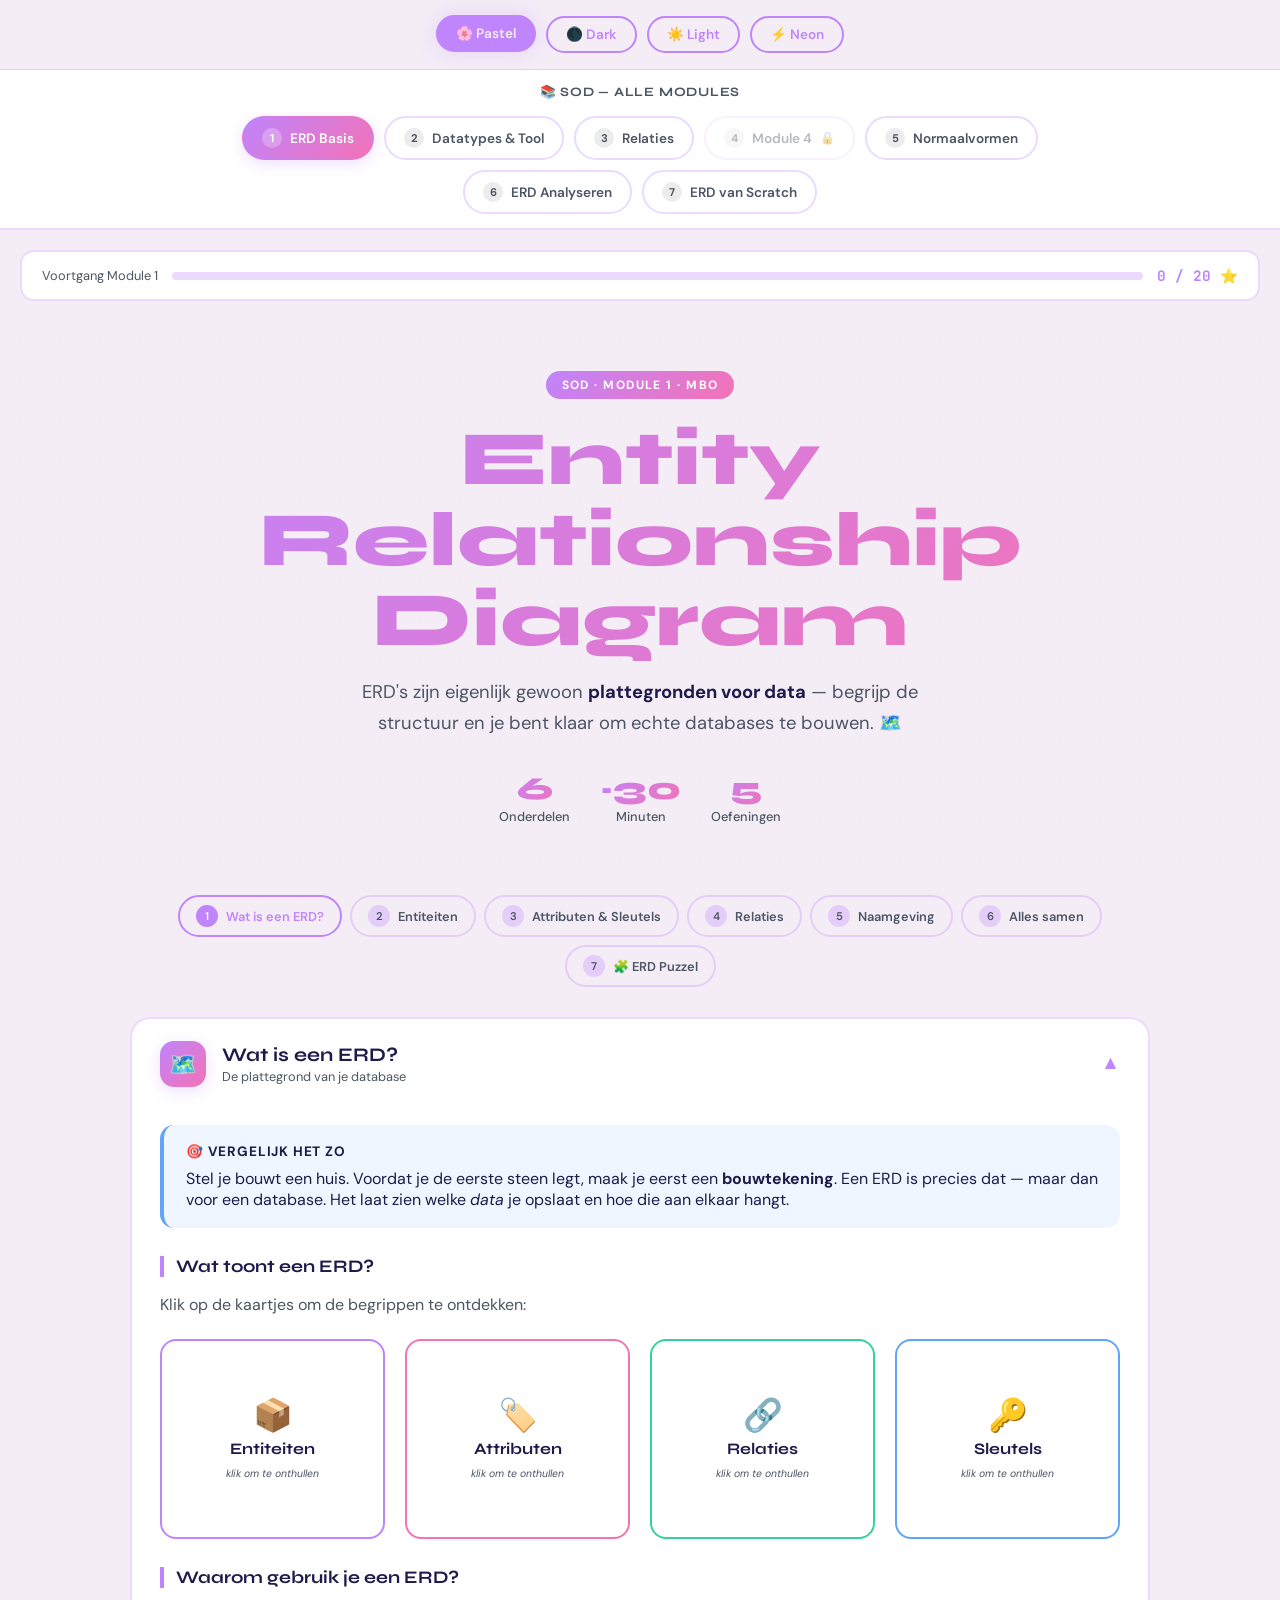
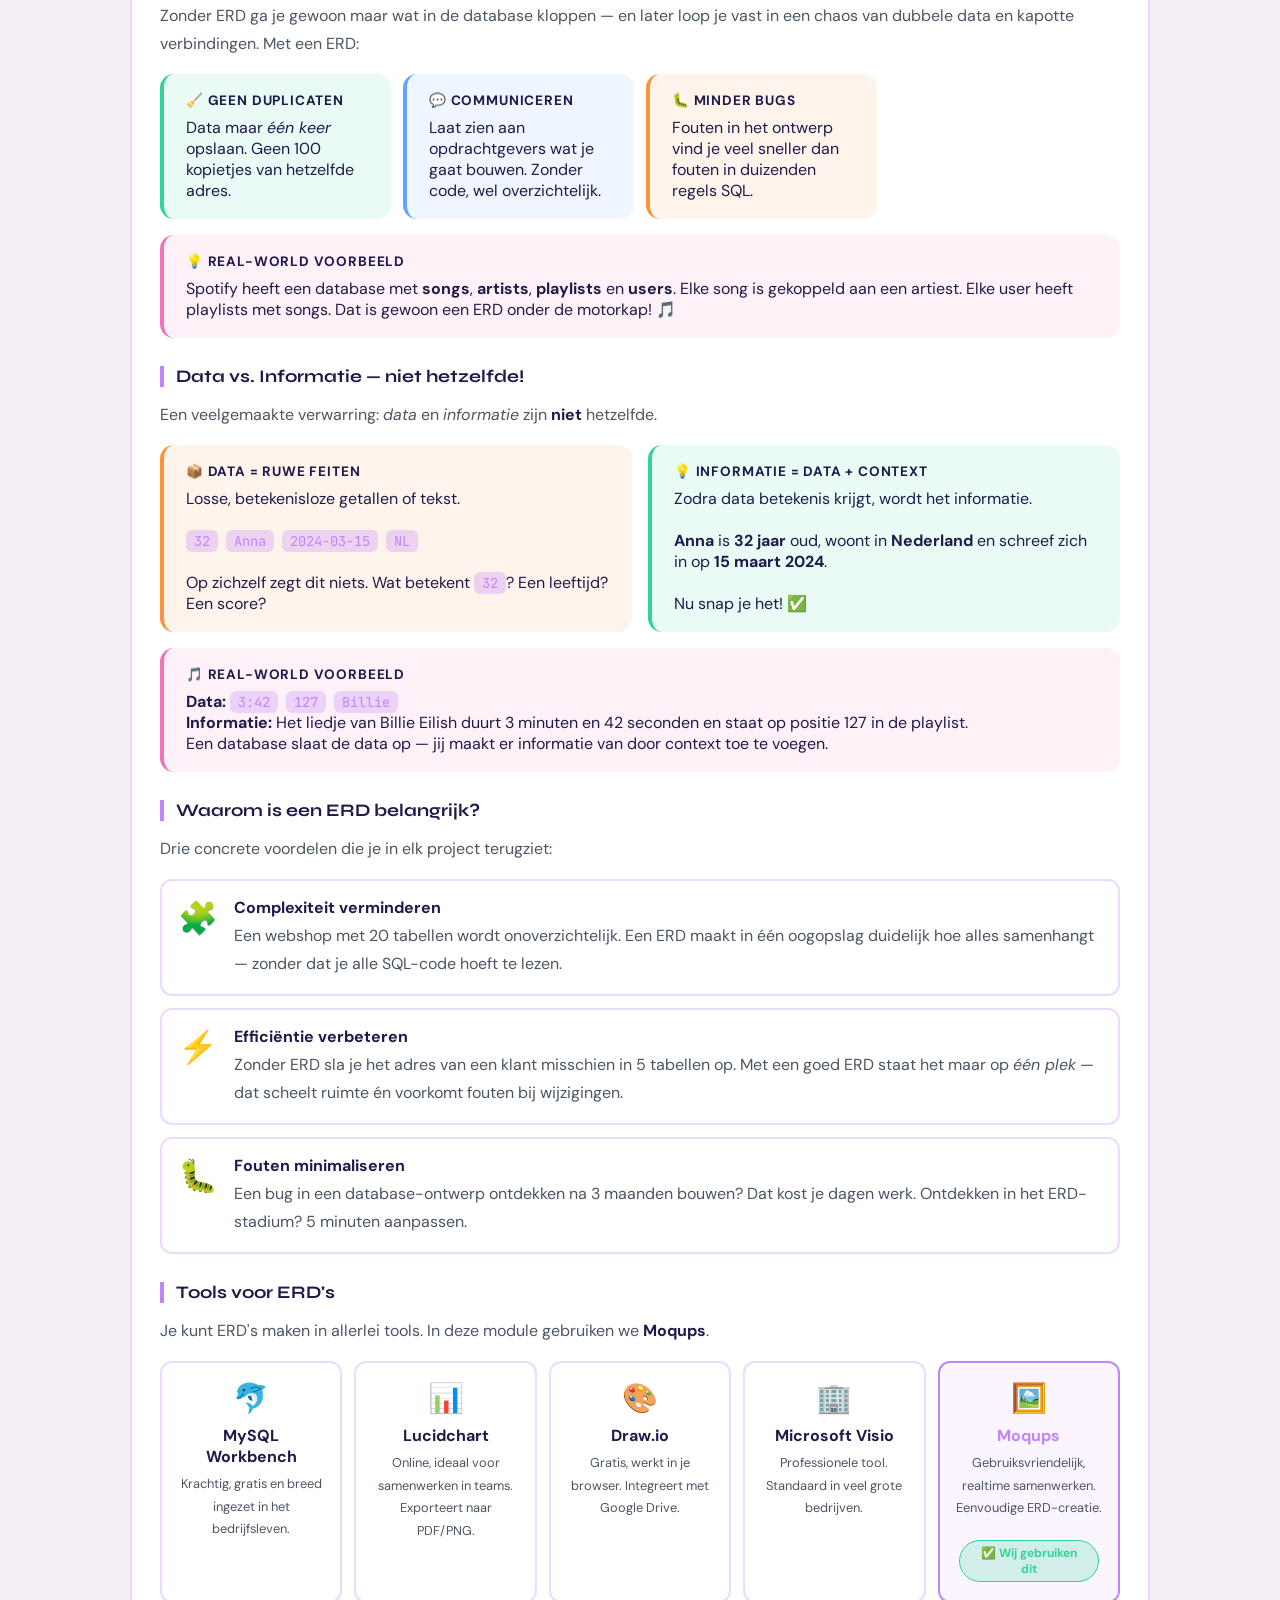
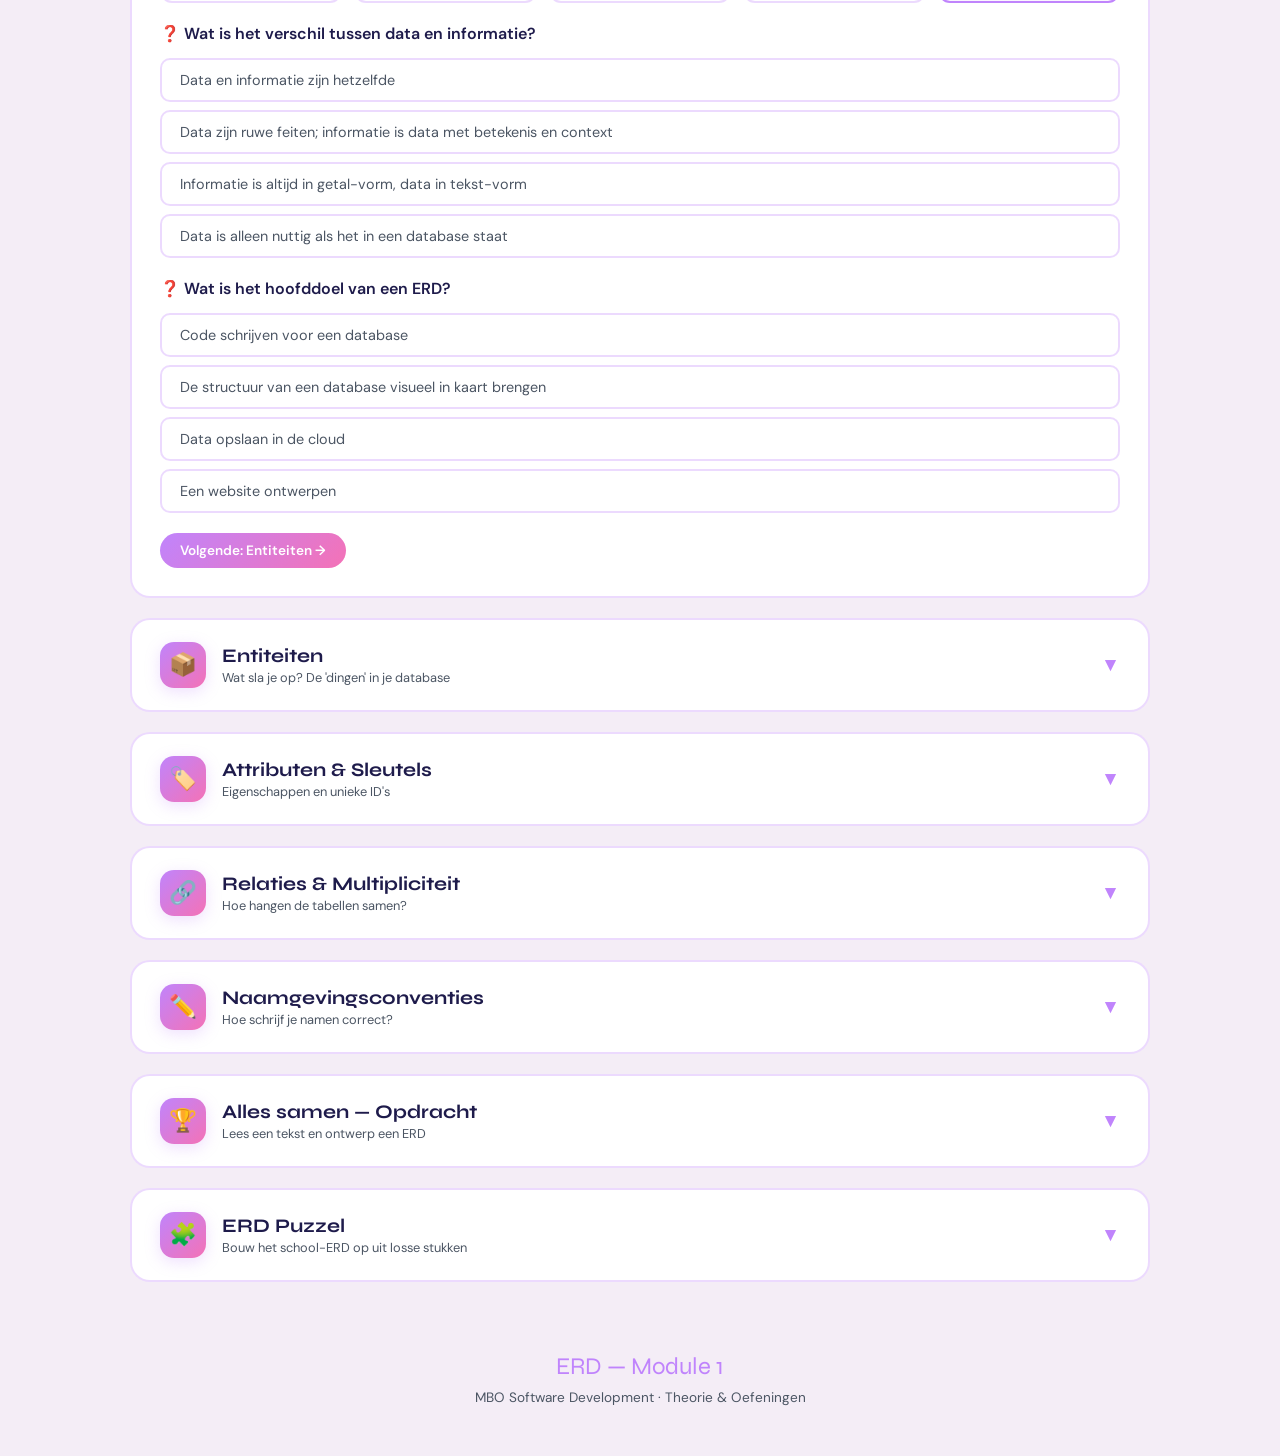
<file: index.html>
<!DOCTYPE html>
<html lang="nl">
<head>
  <meta charset="UTF-8" />
  <meta name="viewport" content="width=device-width, initial-scale=1.0"/>
  <title>ERD — De Basis | SOD Module 1</title>
  <link rel="preconnect" href="https://fonts.googleapis.com">
  <link href="https://fonts.googleapis.com/css2?family=Syne:wght@700;800&family=DM+Sans:wght@400;500;600&family=JetBrains+Mono:wght@400;700&display=swap" rel="stylesheet">
  <link rel="stylesheet" href="style.css">
</head>
<body data-theme="pastel">

<!-- ======================== THEME BAR ======================== -->
<div class="theme-bar">
  <button class="theme-btn active" onclick="setTheme('pastel', this)">🌸 Pastel</button>
  <button class="theme-btn" onclick="setTheme('dark', this)">🌑 Dark</button>
  <button class="theme-btn" onclick="setTheme('light', this)">☀️ Light</button>
  <button class="theme-btn" onclick="setTheme('neon', this)">⚡ Neon</button>
</div>

<!-- ======================== MODULE NAVIGATIE ======================== -->
<nav class="module-nav">
  <div class="module-nav-title">📚 SOD — Alle modules</div>
  <div class="module-nav-grid">
    <a class="module-pill active" href="index.html">
      <span class="pill-num">1</span> ERD Basis
    </a>
    <a class="module-pill" href="module2.html">
      <span class="pill-num">2</span> Datatypes &amp; Tool
    </a>
    <a class="module-pill" href="module3.html">
      <span class="pill-num">3</span> Relaties
    </a>
    <a class="module-pill locked" href="#">
      <span class="pill-num">4</span> Module 4 <span class="pill-lock">🔒</span>
    </a>
    <a class="module-pill" href="module5.html">
      <span class="pill-num">5</span> Normaalvormen
    </a>
    <a class="module-pill" href="module6.html">
      <span class="pill-num">6</span> ERD Analyseren
    </a>
    <a class="module-pill" href="module7.html">
      <span class="pill-num">7</span> ERD van Scratch
    </a>
  </div>
</nav>

<!-- ======================== SCORE BAR ======================== -->
<div class="score-bar">
  <span class="score-label">Voortgang Module 1</span>
  <div class="score-track"><div class="score-fill" id="scoreFill"></div></div>
  <span class="score-num" id="scoreNum">0 / 20 ⭐</span>
</div>

<!-- ======================== HERO ======================== -->
<div class="container">
  <div class="hero">
    <div class="hero-label">SOD · Module 1 · MBO</div>
    <h1>Entity Relationship<br>Diagram</h1>
    <p>ERD's zijn eigenlijk gewoon <strong>plattegronden voor data</strong> —
       begrijp de structuur en je bent klaar om echte databases te bouwen. 🗺️</p>
    <div class="hero-stats">
      <div class="stat"><div class="stat-num">6</div><div class="stat-label">Onderdelen</div></div>
      <div class="stat"><div class="stat-num">~30</div><div class="stat-label">Minuten</div></div>
      <div class="stat"><div class="stat-num">5</div><div class="stat-label">Oefeningen</div></div>
    </div>
  </div>

  <!-- ======================== PROGRESS STRIP ======================== -->
  <div class="progress-strip" id="progressStrip">
    <div class="prog-step active" onclick="scrollToCard(0)"><span class="num">1</span>Wat is een ERD?</div>
    <div class="prog-step" onclick="scrollToCard(1)"><span class="num">2</span>Entiteiten</div>
    <div class="prog-step" onclick="scrollToCard(2)"><span class="num">3</span>Attributen &amp; Sleutels</div>
    <div class="prog-step" onclick="scrollToCard(3)"><span class="num">4</span>Relaties</div>
    <div class="prog-step" onclick="scrollToCard(4)"><span class="num">5</span>Naamgeving</div>
    <div class="prog-step" onclick="scrollToCard(5)"><span class="num">6</span>Alles samen</div>
    <div class="prog-step" onclick="scrollToCard(6)"><span class="num">7</span>🧩 ERD Puzzel</div>
  </div>

  <!-- ======================== SECTIONS ======================== -->
  <div class="sections" id="allCards">

    <!-- ==================== CARD 1 — WAT IS EEN ERD ==================== -->
    <div class="sec-card open" id="card0">
      <div class="sec-header" onclick="toggleCard(0)">
        <div class="sec-title-group">
          <div class="sec-icon">🗺️</div>
          <div>
            <div class="sec-title">Wat is een ERD?</div>
            <div class="sec-sub">De plattegrond van je database</div>
          </div>
        </div>
        <span class="chevron">▼</span>
      </div>
      <div class="sec-body">
        <div class="sec-inner">

          <div class="hl-box info">
            <div class="box-title">🎯 Vergelijk het zo</div>
            Stel je bouwt een huis. Voordat je de eerste steen legt, maak je eerst een <strong>bouwtekening</strong>.
            Een ERD is precies dat — maar dan voor een database. Het laat zien welke <em>data</em> je opslaat
            en hoe die aan elkaar hangt.
          </div>

          <h2 class="topic-title">Wat toont een ERD?</h2>
          <p>Klik op de kaartjes om de begrippen te ontdekken:</p>

          <!-- ===== FLIP CARDS — herschreven structuur ===== -->
          <div class="flip-grid">

            <div class="flip-card" onclick="flip(this)">
              <div class="flip-inner">
                <div class="flip-front">
                  <span class="flip-front-icon">📦</span>
                  <span class="flip-front-label">Entiteiten</span>
                  <span class="flip-front-hint">klik om te onthullen</span>
                </div>
                <div class="flip-back">
                  Objecten die je opslaat in de database. Denk aan een tabel:
                  <strong>Student</strong>, <strong>Bestelling</strong>, <strong>Product</strong>.
                </div>
              </div>
            </div>

            <div class="flip-card" onclick="flip(this)">
              <div class="flip-inner">
                <div class="flip-front">
                  <span class="flip-front-icon">🏷️</span>
                  <span class="flip-front-label">Attributen</span>
                  <span class="flip-front-hint">klik om te onthullen</span>
                </div>
                <div class="flip-back">
                  Eigenschappen van een entiteit — de kolommen in je tabel:
                  <strong>naam</strong>, <strong>geboortedatum</strong>, <strong>emailadres</strong>.
                </div>
              </div>
            </div>

            <div class="flip-card" onclick="flip(this)">
              <div class="flip-inner">
                <div class="flip-front">
                  <span class="flip-front-icon">🔗</span>
                  <span class="flip-front-label">Relaties</span>
                  <span class="flip-front-hint">klik om te onthullen</span>
                </div>
                <div class="flip-back">
                  Hoe entiteiten samenhangen. Een student <em>volgt</em> een klas.
                  Een klant <em>plaatst</em> een bestelling.
                </div>
              </div>
            </div>

            <div class="flip-card" onclick="flip(this)">
              <div class="flip-inner">
                <div class="flip-front">
                  <span class="flip-front-icon">🔑</span>
                  <span class="flip-front-label">Sleutels</span>
                  <span class="flip-front-hint">klik om te onthullen</span>
                </div>
                <div class="flip-back">
                  Unieke ID's. Een <strong>primaire sleutel</strong> maakt elk record uniek.
                  Een <strong>vreemde sleutel</strong> verbindt twee tabellen.
                </div>
              </div>
            </div>

          </div>
          <!-- ===== EINDE FLIP CARDS ===== -->

          <h2 class="topic-title">Waarom gebruik je een ERD?</h2>
          <p>Zonder ERD ga je gewoon maar wat in de database kloppen — en later loop je vast in een chaos van dubbele data en kapotte verbindingen. Met een ERD:</p>

          <div style="display:grid; grid-template-columns: repeat(auto-fill, minmax(200px,1fr)); gap:12px; margin:16px 0;">
            <div class="hl-box tip" style="margin:0">
              <div class="box-title">🧹 Geen duplicaten</div>
              Data maar <em>één keer</em> opslaan. Geen 100 kopietjes van hetzelfde adres.
            </div>
            <div class="hl-box info" style="margin:0">
              <div class="box-title">💬 Communiceren</div>
              Laat zien aan opdrachtgevers wat je gaat bouwen. Zonder code, wel overzichtelijk.
            </div>
            <div class="hl-box warn" style="margin:0">
              <div class="box-title">🐛 Minder bugs</div>
              Fouten in het ontwerp vind je veel sneller dan fouten in duizenden regels SQL.
            </div>
          </div>

          <div class="hl-box quiz">
            <div class="box-title">💡 Real-world voorbeeld</div>
            Spotify heeft een database met <strong>songs</strong>, <strong>artists</strong>, <strong>playlists</strong> en <strong>users</strong>.
            Elke song is gekoppeld aan een artiest. Elke user heeft playlists met songs.
            Dat is gewoon een ERD onder de motorkap! 🎵
          </div>

          <h2 class="topic-title">Data vs. Informatie — niet hetzelfde!</h2>
          <p>Een veelgemaakte verwarring: <em>data</em> en <em>informatie</em> zijn <strong>niet</strong> hetzelfde.</p>

          <div style="display:grid; grid-template-columns:1fr 1fr; gap:16px; margin:16px 0;">
            <div class="hl-box warn" style="margin:0">
              <div class="box-title">📦 Data = ruwe feiten</div>
              Losse, betekenisloze getallen of tekst.<br><br>
              <code>32</code> &nbsp;<code>Anna</code> &nbsp;<code>2024-03-15</code> &nbsp;<code>NL</code><br><br>
              Op zichzelf zegt dit niets. Wat betekent <code>32</code>? Een leeftijd? Een score?
            </div>
            <div class="hl-box tip" style="margin:0">
              <div class="box-title">💡 Informatie = data + context</div>
              Zodra data betekenis krijgt, wordt het informatie.<br><br>
              <strong>Anna</strong> is <strong>32 jaar</strong> oud, woont in <strong>Nederland</strong> en schreef zich in op <strong>15 maart 2024</strong>.<br><br>
              Nu snap je het! ✅
            </div>
          </div>

          <div class="hl-box quiz">
            <div class="box-title">🎵 Real-world voorbeeld</div>
            <strong>Data:</strong> <code>3:42</code> &nbsp;<code>127</code> &nbsp;<code>Billie</code><br>
            <strong>Informatie:</strong> Het liedje van Billie Eilish duurt 3 minuten en 42 seconden en staat op positie 127 in de playlist.<br>
            Een database slaat de data op — jij maakt er informatie van door context toe te voegen.
          </div>

          <h2 class="topic-title">Waarom is een ERD belangrijk?</h2>
          <p>Drie concrete voordelen die je in elk project terugziet:</p>

          <div style="display:flex; flex-direction:column; gap:12px; margin:16px 0;">
            <div style="display:flex; gap:16px; align-items:flex-start; padding:16px; border-radius:12px; border:2px solid var(--border); background:var(--card-bg);">
              <div style="font-size:2rem; flex-shrink:0;">🧩</div>
              <div>
                <strong style="color:var(--text)">Complexiteit verminderen</strong>
                <p style="margin:4px 0 0">Een webshop met 20 tabellen wordt onoverzichtelijk. Een ERD maakt in één oogopslag duidelijk hoe alles samenhangt — zonder dat je alle SQL-code hoeft te lezen.</p>
              </div>
            </div>
            <div style="display:flex; gap:16px; align-items:flex-start; padding:16px; border-radius:12px; border:2px solid var(--border); background:var(--card-bg);">
              <div style="font-size:2rem; flex-shrink:0;">⚡</div>
              <div>
                <strong style="color:var(--text)">Efficiëntie verbeteren</strong>
                <p style="margin:4px 0 0">Zonder ERD sla je het adres van een klant misschien in 5 tabellen op. Met een goed ERD staat het maar op <em>één plek</em> — dat scheelt ruimte én voorkomt fouten bij wijzigingen.</p>
              </div>
            </div>
            <div style="display:flex; gap:16px; align-items:flex-start; padding:16px; border-radius:12px; border:2px solid var(--border); background:var(--card-bg);">
              <div style="font-size:2rem; flex-shrink:0;">🐛</div>
              <div>
                <strong style="color:var(--text)">Fouten minimaliseren</strong>
                <p style="margin:4px 0 0">Een bug in een database-ontwerp ontdekken na 3 maanden bouwen? Dat kost je dagen werk. Ontdekken in het ERD-stadium? 5 minuten aanpassen.</p>
              </div>
            </div>
          </div>

          <h2 class="topic-title">Tools voor ERD's</h2>
          <p>Je kunt ERD's maken in allerlei tools. In deze module gebruiken we <strong>Moqups</strong>.</p>

          <div style="display:grid; grid-template-columns: repeat(auto-fill, minmax(180px,1fr)); gap:12px; margin:16px 0;">
            <div style="padding:16px; border-radius:12px; border:2px solid var(--border); text-align:center;">
              <div style="font-size:1.8rem; margin-bottom:8px;">🐬</div>
              <strong style="color:var(--text)">MySQL Workbench</strong>
              <p style="font-size:.8rem; margin-top:6px;">Krachtig, gratis en breed ingezet in het bedrijfsleven.</p>
            </div>
            <div style="padding:16px; border-radius:12px; border:2px solid var(--border); text-align:center;">
              <div style="font-size:1.8rem; margin-bottom:8px;">📊</div>
              <strong style="color:var(--text)">Lucidchart</strong>
              <p style="font-size:.8rem; margin-top:6px;">Online, ideaal voor samenwerken in teams. Exporteert naar PDF/PNG.</p>
            </div>
            <div style="padding:16px; border-radius:12px; border:2px solid var(--border); text-align:center;">
              <div style="font-size:1.8rem; margin-bottom:8px;">🎨</div>
              <strong style="color:var(--text)">Draw.io</strong>
              <p style="font-size:.8rem; margin-top:6px;">Gratis, werkt in je browser. Integreert met Google Drive.</p>
            </div>
            <div style="padding:16px; border-radius:12px; border:2px solid var(--border); text-align:center;">
              <div style="font-size:1.8rem; margin-bottom:8px;">🏢</div>
              <strong style="color:var(--text)">Microsoft Visio</strong>
              <p style="font-size:.8rem; margin-top:6px;">Professionele tool. Standaard in veel grote bedrijven.</p>
            </div>
            <div style="padding:16px; border-radius:12px; border:2px solid var(--accent1); background:rgba(192,132,252,.08); text-align:center;">
              <div style="font-size:1.8rem; margin-bottom:8px;">🖼️</div>
              <strong style="color:var(--accent1)">Moqups</strong>
              <p style="font-size:.8rem; margin-top:6px;">Gebruiksvriendelijk, realtime samenwerken. Eenvoudige ERD-creatie.</p>
              <span class="chip chip-green" style="margin-top:8px; display:inline-block;">✅ Wij gebruiken dit</span>
            </div>
          </div>

          <div class="mcq">
            <div class="mcq-question">❓ Wat is het verschil tussen data en informatie?</div>
            <div class="mcq-options">
              <div class="mcq-opt" onclick="checkMCQ(this, false, 'mcq1')">Data en informatie zijn hetzelfde</div>
              <div class="mcq-opt" onclick="checkMCQ(this, true,  'mcq1')">Data zijn ruwe feiten; informatie is data met betekenis en context</div>
              <div class="mcq-opt" onclick="checkMCQ(this, false, 'mcq1')">Informatie is altijd in getal-vorm, data in tekst-vorm</div>
              <div class="mcq-opt" onclick="checkMCQ(this, false, 'mcq1')">Data is alleen nuttig als het in een database staat</div>
            </div>
            <div class="mcq-feedback" id="mcq1"></div>
          </div>

          <div class="mcq" style="margin-top:20px">
            <div class="mcq-question">❓ Wat is het hoofddoel van een ERD?</div>
            <div class="mcq-options">
              <div class="mcq-opt" onclick="checkMCQ(this, false, 'mcq1b')">Code schrijven voor een database</div>
              <div class="mcq-opt" onclick="checkMCQ(this, true,  'mcq1b')">De structuur van een database visueel in kaart brengen</div>
              <div class="mcq-opt" onclick="checkMCQ(this, false, 'mcq1b')">Data opslaan in de cloud</div>
              <div class="mcq-opt" onclick="checkMCQ(this, false, 'mcq1b')">Een website ontwerpen</div>
            </div>
            <div class="mcq-feedback" id="mcq1b"></div>
          </div>

          <div class="step-controls">
            <button class="btn filled" onclick="openNextCard(0)">Volgende: Entiteiten →</button>
          </div>

        </div>
      </div>
    </div><!-- end card0 -->


    <!-- ==================== CARD 2 — ENTITEITEN ==================== -->
    <div class="sec-card" id="card1">
      <div class="sec-header" onclick="toggleCard(1)">
        <div class="sec-title-group">
          <div class="sec-icon">📦</div>
          <div>
            <div class="sec-title">Entiteiten</div>
            <div class="sec-sub">Wat sla je op? De 'dingen' in je database</div>
          </div>
        </div>
        <span class="chevron">▼</span>
      </div>
      <div class="sec-body">
        <div class="sec-inner">

          <div class="hl-box info">
            <div class="box-title">📖 Definitie</div>
            Een <strong>entiteit</strong> is een object of concept dat je wilt opslaan in je database.
            In een ERD wordt een entiteit getoond als een <strong>rechthoek</strong> met de naam erin.
          </div>

          <h2 class="topic-title">Hoe herken je een entiteit?</h2>
          <p>Entiteiten zijn bijna altijd <strong>zelfstandige naamwoorden</strong> in een tekst.
             De truc: vraag jezelf af <em>"Wil ik informatie opslaan over dit ding?"</em> → Dan is het een entiteit.</p>

          <div class="hl-box tip">
            <div class="box-title">🔍 Stap-voor-stap herkennen</div>
            Gegeven tekst: <em>"Een school heeft studenten en leraren. Elke student zit in een klas."</em>
          </div>

          <div class="step-reveal" id="stepReveal1">
            <div class="step-reveal-item visible">
              <div class="hl-box" style="border-color:var(--accent1); background:rgba(192,132,252,.08)">
                <strong>Stap 1:</strong> Zoek de zelfstandige naamwoorden 🔍<br>
                <span class="chip chip-lila">school</span>
                <span class="chip chip-pink">student</span>
                <span class="chip chip-green">leraar</span>
                <span class="chip chip-blue">klas</span>
              </div>
            </div>
            <div class="step-reveal-item">
              <div class="hl-box" style="border-color:var(--accent2); background:rgba(244,114,182,.08)">
                <strong>Stap 2:</strong> Vraag: "Sla ik hier data over op?" 🤔<br>
                <span class="chip chip-pink">❌ school</span> — de school zelf is de context, geen tabel<br>
                <span class="chip chip-green">✅ student</span> — naam, nummer, geboortedatum...<br>
                <span class="chip chip-green">✅ leraar</span> — naam, vak, rooster...<br>
                <span class="chip chip-green">✅ klas</span> — naam, jaar, lokaal...
              </div>
            </div>
            <div class="step-reveal-item">
              <div class="hl-box tip">
                <div class="box-title">✅ Resultaat: 3 entiteiten</div>
                <code>student</code> &nbsp;<code>leraar</code> &nbsp;<code>klas</code>
              </div>
            </div>
          </div>
          <div class="step-controls">
            <button class="btn" onclick="stepReveal('stepReveal1', -1)" id="stepReveal1-prev" style="display:none">← Terug</button>
            <button class="btn filled" onclick="stepReveal('stepReveal1', 1)" id="stepReveal1-next">Volgende stap →</button>
            <span class="step-counter" id="stepReveal1-counter">1 / 3</span>
          </div>

          <h2 class="topic-title">Hoe ziet een entiteit eruit in MySQL Workbench?</h2>

          <div class="erd-canvas">
            <p style="color:var(--text2); font-size:.8rem; margin-bottom:16px; font-family:'JetBrains Mono', monospace;">
              // Voorbeeld: entiteiten van een school-database
            </p>
            <div class="erd-wrap">
              <div class="erd-entity">
                <div class="erd-entity-name" style="background:var(--accent1); color:var(--bg)">student</div>
                <ul class="erd-attrs">
                  <li class="erd-attr"><span class="icon-pk">🔑</span> id</li>
                  <li class="erd-attr"><span class="icon-req">◆</span> firstname</li>
                  <li class="erd-attr"><span class="icon-req">◆</span> lastname</li>
                  <li class="erd-attr"><span class="icon-opt">◇</span> birthday</li>
                </ul>
              </div>
              <div class="erd-entity">
                <div class="erd-entity-name" style="background:var(--accent2); color:white">klas</div>
                <ul class="erd-attrs">
                  <li class="erd-attr"><span class="icon-pk">🔑</span> id</li>
                  <li class="erd-attr"><span class="icon-req">◆</span> name</li>
                  <li class="erd-attr"><span class="icon-req">◆</span> year</li>
                </ul>
              </div>
              <div class="erd-entity">
                <div class="erd-entity-name" style="background:var(--accent3); color:var(--bg)">leraar</div>
                <ul class="erd-attrs">
                  <li class="erd-attr"><span class="icon-pk">🔑</span> id</li>
                  <li class="erd-attr"><span class="icon-req">◆</span> firstname</li>
                  <li class="erd-attr"><span class="icon-req">◆</span> lastname</li>
                </ul>
              </div>
            </div>
          </div>

          <div class="drag-game" id="dragGame1">
            <h3>🎮 Sorteer het! Entiteit of Attribuut?</h3>
            <p style="color:var(--text2); font-size:.85rem; margin-bottom:16px;">
              Sleep de woorden naar de juiste kolom. Context: een webshop.
            </p>
            <div class="drag-area">
              <div class="drag-col">
                <h4>📦 Beschikbaar</h4>
                <div class="drag-items" id="dragSource1">
                  <div class="drag-item" draggable="true" data-val="product"    data-correct="entity" ondragstart="dragStart(event)" onclick="tapItem(this,'dragSource1','entityDrop1','attribDrop1')">product</div>
                  <div class="drag-item" draggable="true" data-val="prijs"      data-correct="attrib" ondragstart="dragStart(event)" onclick="tapItem(this,'dragSource1','entityDrop1','attribDrop1')">prijs</div>
                  <div class="drag-item" draggable="true" data-val="klant"      data-correct="entity" ondragstart="dragStart(event)" onclick="tapItem(this,'dragSource1','entityDrop1','attribDrop1')">klant</div>
                  <div class="drag-item" draggable="true" data-val="emailadres" data-correct="attrib" ondragstart="dragStart(event)" onclick="tapItem(this,'dragSource1','entityDrop1','attribDrop1')">emailadres</div>
                  <div class="drag-item" draggable="true" data-val="bestelling" data-correct="entity" ondragstart="dragStart(event)" onclick="tapItem(this,'dragSource1','entityDrop1','attribDrop1')">bestelling</div>
                  <div class="drag-item" draggable="true" data-val="besteldate" data-correct="attrib" ondragstart="dragStart(event)" onclick="tapItem(this,'dragSource1','entityDrop1','attribDrop1')">besteldate</div>
                </div>
              </div>
              <div class="drag-col">
                <h4>📦 Entiteiten</h4>
                <div class="drop-zone" id="entityDrop1" data-accepts="entity"
                     ondragover="allowDrop(event)"
                     ondrop="drop(event,'entity','entityDrop1','attribDrop1','dragSource1')"></div>
              </div>
              <div class="drag-col">
                <h4>🏷️ Attributen</h4>
                <div class="drop-zone" id="attribDrop1" data-accepts="attrib"
                     ondragover="allowDrop(event)"
                     ondrop="drop(event,'attrib','entityDrop1','attribDrop1','dragSource1')"></div>
              </div>
            </div>
            <div style="display:flex; gap:10px; margin-top:14px; flex-wrap:wrap;">
              <button class="drag-btn" onclick="checkDrag('dragGame1','entityDrop1','attribDrop1')">✅ Controleer</button>
              <button class="btn" onclick="resetDrag('dragGame1','entityDrop1','attribDrop1','dragSource1')">🔄 Reset</button>
            </div>
            <div id="dragGame1-feedback" style="margin-top:10px; font-size:.85rem;"></div>
          </div>

          <div class="step-controls">
            <button class="btn filled" onclick="openNextCard(1)">Volgende: Attributen &amp; Sleutels →</button>
          </div>

        </div>
      </div>
    </div><!-- end card1 -->


    <!-- ==================== CARD 3 — ATTRIBUTEN & SLEUTELS ==================== -->
    <div class="sec-card" id="card2">
      <div class="sec-header" onclick="toggleCard(2)">
        <div class="sec-title-group">
          <div class="sec-icon">🏷️</div>
          <div>
            <div class="sec-title">Attributen &amp; Sleutels</div>
            <div class="sec-sub">Eigenschappen en unieke ID's</div>
          </div>
        </div>
        <span class="chevron">▼</span>
      </div>
      <div class="sec-body">
        <div class="sec-inner">

          <h2 class="topic-title">Attributen — de eigenschappen van een entiteit</h2>
          <p>Als een entiteit een <em>tabel</em> is, dan zijn attributen de <em>kolommen</em>. Ze beschrijven wat je van een object wil onthouden.</p>

          <div class="erd-canvas">
            <div style="display:flex; flex-direction:column; align-items:center;">
              <div style="font-family:'JetBrains Mono',monospace; font-size:.8rem; color:var(--text2); margin-bottom:10px;">
                // Legenda van icoontjes in MySQL Workbench
              </div>
              <div class="erd-entity" style="min-width:260px;">
                <div class="erd-entity-name" style="background:var(--accent1); color:var(--bg)">student</div>
                <ul class="erd-attrs">
                  <li class="erd-attr" style="background:rgba(251,191,36,.1)">
                    <span class="icon-pk">🔑</span> <strong>id</strong>
                    <span style="margin-left:auto; font-size:.7rem; color:#fbbf24;">PRIMAIRE SLEUTEL</span>
                  </li>
                  <li class="erd-attr" style="background:rgba(248,113,113,.1)">
                    <span class="icon-fk">🔷</span> <strong>classid</strong>
                    <span style="margin-left:auto; font-size:.7rem; color:#f87171;">VREEMDE SLEUTEL</span>
                  </li>
                  <li class="erd-attr" style="background:rgba(96,165,250,.1)">
                    <span class="icon-req">◆</span> firstname
                    <span style="margin-left:auto; font-size:.7rem; color:var(--accent4);">VERPLICHT</span>
                  </li>
                  <li class="erd-attr" style="background:rgba(96,165,250,.1)">
                    <span class="icon-req">◆</span> lastname
                    <span style="margin-left:auto; font-size:.7rem; color:var(--accent4);">VERPLICHT</span>
                  </li>
                  <li class="erd-attr">
                    <span class="icon-opt">◇</span> phonenr
                    <span style="margin-left:auto; font-size:.7rem; color:var(--text2);">OPTIONEEL</span>
                  </li>
                </ul>
              </div>
            </div>
          </div>

          <table>
            <thead>
              <tr><th>Symbool</th><th>Type</th><th>Betekenis</th><th>Voorbeeld</th></tr>
            </thead>
            <tbody>
              <tr><td>🔑</td><td><span class="chip chip-lila">Primaire sleutel</span></td><td>Uniek ID per rij, mag nooit leeg zijn</td><td><code>id</code></td></tr>
              <tr><td>🔷</td><td><span class="chip chip-pink">Vreemde sleutel</span></td><td>Verwijst naar PK in andere tabel</td><td><code>classid</code></td></tr>
              <tr><td>◆</td><td><span class="chip chip-blue">Verplicht</span></td><td>Moet altijd ingevuld worden (NOT NULL)</td><td><code>firstname</code></td></tr>
              <tr><td>◇</td><td><span class="chip chip-ora">Optioneel</span></td><td>Mag leeg blijven (NULL toegestaan)</td><td><code>phonenr</code></td></tr>
            </tbody>
          </table>

          <h2 class="topic-title">Regels voor attributen</h2>

          <div class="step-reveal" id="stepReveal2">
            <div class="step-reveal-item visible">
              <div class="hl-box tip">
                <div class="box-title">✅ Regel 1 — Een attribuut beschrijft altijd de entiteit</div>
                <code>naam</code> en <code>geboortedatum</code> beschrijven een <em>student</em>. ✓<br>
                <code>klasnaam</code> beschrijft een <em>klas</em>, niet de student zelf. ✗
              </div>
            </div>
            <div class="step-reveal-item">
              <div class="hl-box warn">
                <div class="box-title">✅ Regel 2 — Geen afgeleide attributen</div>
                <code>geboortedatum</code> mag wel. ✓<br>
                <code>leeftijd</code> mag <strong>niet</strong> — want leeftijd is <em>berekend</em> uit geboortedatum + vandaag. Morgen klopt het al niet meer! ✗
              </div>
            </div>
            <div class="step-reveal-item">
              <div class="hl-box info">
                <div class="box-title">✅ Regel 3 — Geen samengestelde attributen</div>
                <code>firstname</code> en <code>lastname</code> — elk apart. ✓<br>
                <code>fullname</code> — samengesteld uit vorige twee. ✗ Splits het op!
              </div>
            </div>
            <div class="step-reveal-item">
              <div class="hl-box quiz">
                <div class="box-title">🧠 Samengevat</div>
                Attributen = direct, onafhankelijk, niet-berekend, niet-gecombineerd.
                Denk aan wat er letterlijk in de database-cel staat.
              </div>
            </div>
          </div>
          <div class="step-controls">
            <button class="btn" onclick="stepReveal('stepReveal2', -1)" id="stepReveal2-prev" style="display:none">← Terug</button>
            <button class="btn filled" onclick="stepReveal('stepReveal2', 1)" id="stepReveal2-next">Volgende regel →</button>
            <span class="step-counter" id="stepReveal2-counter">1 / 4</span>
          </div>

          <div class="mcq" style="margin-top:24px">
            <div class="mcq-question">❓ Welke attribuut is <strong>NIET</strong> toegestaan voor entiteit <code>persoon</code>?</div>
            <div class="mcq-options">
              <div class="mcq-opt" onclick="checkMCQ(this, false, 'mcq2')">geboortedatum</div>
              <div class="mcq-opt" onclick="checkMCQ(this, true,  'mcq2')">leeftijd</div>
              <div class="mcq-opt" onclick="checkMCQ(this, false, 'mcq2')">emailadres</div>
              <div class="mcq-opt" onclick="checkMCQ(this, false, 'mcq2')">telefoonnummer</div>
            </div>
            <div class="mcq-feedback" id="mcq2"></div>
          </div>

          <div class="mcq" style="margin-top:24px">
            <div class="mcq-question">❓ Een student heeft <code>classid</code> als attribuut. Dat is een…</div>
            <div class="mcq-options">
              <div class="mcq-opt" onclick="checkMCQ(this, false, 'mcq3')">Primaire sleutel — want het is een ID</div>
              <div class="mcq-opt" onclick="checkMCQ(this, true,  'mcq3')">Vreemde sleutel — want het verwijst naar een andere entiteit</div>
              <div class="mcq-opt" onclick="checkMCQ(this, false, 'mcq3')">Optioneel attribuut</div>
              <div class="mcq-opt" onclick="checkMCQ(this, false, 'mcq3')">Verplicht attribuut zonder sleutelfunctie</div>
            </div>
            <div class="mcq-feedback" id="mcq3"></div>
          </div>

          <div class="step-controls" style="margin-top:20px">
            <button class="btn filled" onclick="openNextCard(2)">Volgende: Relaties →</button>
          </div>

        </div>
      </div>
    </div><!-- end card2 -->


    <!-- ==================== CARD 4 — RELATIES ==================== -->
    <div class="sec-card" id="card3">
      <div class="sec-header" onclick="toggleCard(3)">
        <div class="sec-title-group">
          <div class="sec-icon">🔗</div>
          <div>
            <div class="sec-title">Relaties &amp; Multipliciteit</div>
            <div class="sec-sub">Hoe hangen de tabellen samen?</div>
          </div>
        </div>
        <span class="chevron">▼</span>
      </div>
      <div class="sec-body">
        <div class="sec-inner">

          <div class="hl-box info">
            <div class="box-title">🔗 Wat is een relatie?</div>
            Een relatie toont hoe twee entiteiten met elkaar verbonden zijn.
            In MySQL Workbench zie je dit als een <strong>lijn</strong> tussen twee rechthoeken.
            Aan het einde van die lijn staat de <strong>multipliciteit</strong> — hoeveel van het één hoort bij hoeveel van het ander.
          </div>

          <h2 class="topic-title">Multipliciteit — de getallen aan de lijn</h2>
          <table>
            <thead><tr><th>Notatie</th><th>Betekenis</th><th>Voorbeeld</th></tr></thead>
            <tbody>
              <tr><td><code>1</code></td><td>Precies één</td><td>Een student heeft precies 1 primaire sleutel</td></tr>
              <tr><td><code>0..1</code></td><td>Nul of één</td><td>Een werknemer heeft 0 of 1 parkeerplaats</td></tr>
              <tr><td><code>1..*</code></td><td>Eén of meer</td><td>Een klas heeft minimaal 1 student</td></tr>
              <tr><td><code>0..*</code></td><td>Nul of meer</td><td>Een auteur heeft 0 of meer boeken geschreven</td></tr>
            </tbody>
          </table>

          <h2 class="topic-title">Interactief ERD — School database</h2>

          <div class="erd-canvas" style="overflow-x:auto;">
            <svg width="680" height="220" viewBox="0 0 680 220" style="display:block; max-width:100%; height:auto;">
              <rect x="20" y="30" width="160" height="170" rx="4" fill="var(--card-bg)" stroke="var(--accent1)" stroke-width="2"/>
              <rect x="20" y="30" width="160" height="34" rx="4" fill="var(--accent1)"/>
              <rect x="20" y="50" width="160" height="14" fill="var(--accent1)"/>
              <text x="100" y="53" text-anchor="middle" font-family="JetBrains Mono, monospace" font-size="13" font-weight="700" fill="var(--bg)">student</text>
              <text x="30" y="84"  font-family="JetBrains Mono, monospace" font-size="11" fill="#fbbf24">🔑 id</text>
              <text x="30" y="104" font-family="JetBrains Mono, monospace" font-size="11" fill="#f87171">🔷 classid</text>
              <text x="30" y="124" font-family="JetBrains Mono, monospace" font-size="11" fill="var(--text2)">◆ firstname</text>
              <text x="30" y="144" font-family="JetBrains Mono, monospace" font-size="11" fill="var(--text2)">◆ lastname</text>
              <text x="30" y="164" font-family="JetBrains Mono, monospace" font-size="11" fill="var(--text2)">◇ birthday</text>
              <text x="30" y="184" font-family="JetBrains Mono, monospace" font-size="11" fill="var(--text2)">◇ phonenr</text>

              <rect x="260" y="50" width="160" height="120" rx="4" fill="var(--card-bg)" stroke="var(--accent2)" stroke-width="2"/>
              <rect x="260" y="50" width="160" height="34" rx="4" fill="var(--accent2)"/>
              <rect x="260" y="70" width="160" height="14" fill="var(--accent2)"/>
              <text x="340" y="73" text-anchor="middle" font-family="JetBrains Mono, monospace" font-size="13" font-weight="700" fill="white">klas</text>
              <text x="270" y="104" font-family="JetBrains Mono, monospace" font-size="11" fill="#fbbf24">🔑 id</text>
              <text x="270" y="124" font-family="JetBrains Mono, monospace" font-size="11" fill="var(--text2)">◆ name</text>
              <text x="270" y="144" font-family="JetBrains Mono, monospace" font-size="11" fill="var(--text2)">◆ year</text>

              <rect x="500" y="50" width="160" height="120" rx="4" fill="var(--card-bg)" stroke="var(--accent3)" stroke-width="2"/>
              <rect x="500" y="50" width="160" height="34" rx="4" fill="var(--accent3)"/>
              <rect x="500" y="70" width="160" height="14" fill="var(--accent3)"/>
              <text x="580" y="73" text-anchor="middle" font-family="JetBrains Mono, monospace" font-size="13" font-weight="700" fill="var(--bg)">leraar</text>
              <text x="510" y="104" font-family="JetBrains Mono, monospace" font-size="11" fill="#fbbf24">🔑 id</text>
              <text x="510" y="124" font-family="JetBrains Mono, monospace" font-size="11" fill="var(--text2)">◆ firstname</text>
              <text x="510" y="144" font-family="JetBrains Mono, monospace" font-size="11" fill="var(--text2)">◆ lastname</text>

              <line x1="180" y1="110" x2="260" y2="110" stroke="var(--accent4)" stroke-width="2.5"/>
              <text x="190" y="104" font-family="JetBrains Mono, monospace" font-size="10" fill="var(--accent4)">1..*</text>
              <text x="236" y="104" font-family="JetBrains Mono, monospace" font-size="10" fill="var(--accent4)">1</text>

              <line x1="420" y1="110" x2="500" y2="110" stroke="var(--accent5)" stroke-width="2.5"/>
              <text x="428" y="104" font-family="JetBrains Mono, monospace" font-size="10" fill="var(--accent5)">1..*</text>
              <text x="476" y="104" font-family="JetBrains Mono, monospace" font-size="10" fill="var(--accent5)">1</text>

              <text x="205" y="130" text-anchor="middle" font-family="DM Sans, sans-serif" font-size="10" fill="var(--accent4)">zit in</text>
              <text x="455" y="130" text-anchor="middle" font-family="DM Sans, sans-serif" font-size="10" fill="var(--accent5)">wordt gegeven door</text>
            </svg>
          </div>

          <div class="hl-box tip">
            <div class="box-title">📖 Lees de relaties zo</div>
            • Een <strong>student</strong> zit in <strong>1</strong> klas → richting student naar klas = 1<br>
            • Een <strong>klas</strong> heeft <strong>1..*</strong> studenten → richting klas naar student = 1..*<br>
            • Een <strong>leraar</strong> geeft <strong>1..*</strong> klassen → richting leraar naar klas = 1..*
          </div>

          <div class="mcq">
            <div class="mcq-question">❓ Een <strong>bibliotheek</strong> heeft boeken. Welke multipliciteit beschrijft "een bibliotheek heeft boeken"?</div>
            <div class="mcq-options">
              <div class="mcq-opt" onclick="checkMCQ(this, false, 'mcq4')">1 (precies één)</div>
              <div class="mcq-opt" onclick="checkMCQ(this, false, 'mcq4')">0..1 (nul of één)</div>
              <div class="mcq-opt" onclick="checkMCQ(this, true,  'mcq4')">0..* (nul of meer)</div>
              <div class="mcq-opt" onclick="checkMCQ(this, false, 'mcq4')">1..* (één of meer)</div>
            </div>
            <div class="mcq-feedback" id="mcq4"></div>
          </div>

          <div class="step-controls" style="margin-top:20px">
            <button class="btn filled" onclick="openNextCard(3)">Volgende: Naamgeving →</button>
          </div>

        </div>
      </div>
    </div><!-- end card3 -->


    <!-- ==================== CARD 5 — NAAMGEVING ==================== -->
    <div class="sec-card" id="card4">
      <div class="sec-header" onclick="toggleCard(4)">
        <div class="sec-title-group">
          <div class="sec-icon">✏️</div>
          <div>
            <div class="sec-title">Naamgevingsconventies</div>
            <div class="sec-sub">Hoe schrijf je namen correct?</div>
          </div>
        </div>
        <span class="chevron">▼</span>
      </div>
      <div class="sec-body">
        <div class="sec-inner">

          <div class="hl-box warn">
            <div class="box-title">⚠️ Waarom maakt het uit hoe je schrijft?</div>
            Databases zijn <em>case-sensitive</em> en haten spaties. Als jij schrijft
            <code>Firstname</code> en je collega schrijft <code>firstName</code>,
            krijg je errors. Afspraken voorkomen dat soort ellende.
          </div>

          <h2 class="topic-title">De bedrijfsstandaard (wat wij gebruiken)</h2>

          <table>
            <thead><tr><th>Wat</th><th>Conventie</th><th>❌ Fout</th><th>✅ Goed</th></tr></thead>
            <tbody>
              <tr><td>Entiteiten</td><td>Kleine letters, enkelvoud</td><td><code>Student</code> / <code>Studenten</code></td><td><code>student</code></td></tr>
              <tr><td>Attributen</td><td>Kleine letters, geen spaties</td><td><code>First Name</code></td><td><code>firstname</code></td></tr>
              <tr><td>Meerdere woorden</td><td>Alles aan elkaar</td><td><code>orderDate</code> / <code>order_date</code></td><td><code>orderdate</code></td></tr>
              <tr><td>Primaire sleutel</td><td>Altijd <code>id</code> (geen naam entiteit herhalen)</td><td><code>studentid</code></td><td><code>id</code></td></tr>
              <tr><td>Vreemde sleutel</td><td>Naam referentie-entiteit + id</td><td><code>fk_class</code></td><td><code>classid</code></td></tr>
            </tbody>
          </table>

          <div class="typer-box">
            <h3>⌨️ Typ de correcte naam</h3>
            <p style="color:var(--text2); font-size:.85rem; margin-bottom:16px;">Schrijf de conventioneel correcte naam.</p>

            <div class="typer-row">
              <label>Entiteit: Klant</label>
              <input class="typer-input" id="t1" placeholder="jouw antwoord..."
                     oninput="checkTyper('t1','klant','h1')" onblur="checkTyper('t1','klant','h1')">
              <span class="typer-hint" id="h1"></span>
            </div>
            <div class="typer-row">
              <label>Attribuut: Voornaam</label>
              <input class="typer-input" id="t2" placeholder="jouw antwoord..."
                     oninput="checkTyper('t2','firstname','h2')" onblur="checkTyper('t2','firstname','h2')">
              <span class="typer-hint" id="h2"></span>
            </div>
            <div class="typer-row">
              <label>Entiteit: BestelOrder</label>
              <input class="typer-input" id="t3" placeholder="jouw antwoord..."
                     oninput="checkTyper('t3','order','h3')" onblur="checkTyper('t3','order','h3')">
              <span class="typer-hint" id="h3">💡 Tip: gebruik het kernwoord, enkelvoud</span>
            </div>
            <div class="typer-row">
              <label>PK in <code>student</code></label>
              <input class="typer-input" id="t4" placeholder="jouw antwoord..."
                     oninput="checkTyper('t4','id','h4')" onblur="checkTyper('t4','id','h4')">
              <span class="typer-hint" id="h4">💡 Nooit studentid!</span>
            </div>
            <div class="typer-row">
              <label>FK naar <code>klas</code></label>
              <input class="typer-input" id="t5" placeholder="jouw antwoord..."
                     oninput="checkTyper('t5','classid','h5')" onblur="checkTyper('t5','classid','h5')">
              <span class="typer-hint" id="h5">💡 Entiteitnaam + id</span>
            </div>
          </div>

          <div class="step-controls">
            <button class="btn filled" onclick="openNextCard(4)">Volgende: Alles samen →</button>
          </div>

        </div>
      </div>
    </div><!-- end card4 -->


    <!-- ==================== CARD 6 — ALLES SAMEN ==================== -->
    <div class="sec-card" id="card5">
      <div class="sec-header" onclick="toggleCard(5)">
        <div class="sec-title-group">
          <div class="sec-icon">🏆</div>
          <div>
            <div class="sec-title">Alles samen — Opdracht</div>
            <div class="sec-sub">Lees een tekst en ontwerp een ERD</div>
          </div>
        </div>
        <span class="chevron">▼</span>
      </div>
      <div class="sec-body">
        <div class="sec-inner">

          <div class="hl-box quiz" style="font-size:1.05rem; line-height:1.9">
            <div class="box-title">📝 Casus — Videotheek</div>
            Een <strong>videotheek</strong> verhuurt films aan klanten.
            Elke <strong>film</strong> heeft een titel, genre en releasejaar.
            Een <strong>klant</strong> heeft een naam, e-mailadres en telefoonnummer.
            Een klant kan meerdere films huren en een film kan door meerdere klanten gehuurd worden.
            Van elke <strong>verhuur</strong> wordt de datum bijgehouden.
          </div>

          <h2 class="topic-title">Stap voor stap — ontdek het ERD</h2>

          <div class="step-reveal" id="stepReveal3">
            <div class="step-reveal-item visible">
              <div class="hl-box" style="border-color:var(--accent1); background:rgba(192,132,252,.08)">
                <strong>Zelfstandige naamwoorden in de tekst:</strong><br><br>
                <span class="chip chip-lila">videotheek</span>
                <span class="chip chip-pink">film</span>
                <span class="chip chip-green">klant</span>
                <span class="chip chip-blue">verhuur</span>
                <span class="chip chip-ora">genre</span>
                <span class="chip chip-lila">releasejaar</span>
                <span class="chip chip-pink">datum</span>
              </div>
            </div>
            <div class="step-reveal-item">
              <div class="hl-box tip">
                <div class="box-title">✅ Echte entiteiten (objecten om op te slaan):</div>
                <span class="chip chip-green">✅ film</span>
                <span class="chip chip-green">✅ klant</span>
                <span class="chip chip-green">✅ verhuur</span><br><br>
                <span class="chip chip-pink">❌ videotheek</span> — context, geen tabel<br>
                <span class="chip chip-pink">❌ genre</span> — attribuut van film<br>
                <span class="chip chip-pink">❌ releasejaar</span> — attribuut van film<br>
                <span class="chip chip-pink">❌ datum</span> — attribuut van verhuur
              </div>
            </div>
            <div class="step-reveal-item">
              <div class="hl-box info">
                <div class="box-title">🏷️ Attributen per entiteit:</div>
                <strong>film:</strong> <code>id</code> · <code>title</code> · <code>genre</code> · <code>releaseyear</code><br>
                <strong>klant:</strong> <code>id</code> · <code>firstname</code> · <code>lastname</code> · <code>email</code> · <code>phonenr</code><br>
                <strong>verhuur:</strong> <code>id</code> · <code>filmid</code> (FK) · <code>clientid</code> (FK) · <code>rentaldate</code>
              </div>
            </div>
            <div class="step-reveal-item">
              <div class="erd-canvas" style="overflow-x:auto;">
                <svg width="660" height="240" viewBox="0 0 660 240" style="display:block; max-width:100%; height:auto;">
                  <rect x="10" y="20" width="160" height="140" rx="4" fill="var(--card-bg)" stroke="var(--accent1)" stroke-width="2"/>
                  <rect x="10" y="20" width="160" height="34" rx="4" fill="var(--accent1)"/>
                  <rect x="10" y="40" width="160" height="14" fill="var(--accent1)"/>
                  <text x="90" y="43" text-anchor="middle" font-family="JetBrains Mono, monospace" font-size="13" font-weight="700" fill="var(--bg)">film</text>
                  <text x="22" y="72"  font-family="JetBrains Mono, monospace" font-size="11" fill="#fbbf24">🔑 id</text>
                  <text x="22" y="92"  font-family="JetBrains Mono, monospace" font-size="11" fill="var(--text2)">◆ title</text>
                  <text x="22" y="112" font-family="JetBrains Mono, monospace" font-size="11" fill="var(--text2)">◆ genre</text>
                  <text x="22" y="132" font-family="JetBrains Mono, monospace" font-size="11" fill="var(--text2)">◇ releaseyear</text>

                  <rect x="250" y="60" width="160" height="130" rx="4" fill="var(--card-bg)" stroke="var(--accent4)" stroke-width="2"/>
                  <rect x="250" y="60" width="160" height="34" rx="4" fill="var(--accent4)"/>
                  <rect x="250" y="80" width="160" height="14" fill="var(--accent4)"/>
                  <text x="330" y="83" text-anchor="middle" font-family="JetBrains Mono, monospace" font-size="13" font-weight="700" fill="var(--bg)">verhuur</text>
                  <text x="262" y="114" font-family="JetBrains Mono, monospace" font-size="11" fill="#fbbf24">🔑 id</text>
                  <text x="262" y="134" font-family="JetBrains Mono, monospace" font-size="11" fill="#f87171">🔷 filmid</text>
                  <text x="262" y="154" font-family="JetBrains Mono, monospace" font-size="11" fill="#f87171">🔷 clientid</text>
                  <text x="262" y="174" font-family="JetBrains Mono, monospace" font-size="11" fill="var(--text2)">◆ rentaldate</text>

                  <rect x="490" y="20" width="160" height="160" rx="4" fill="var(--card-bg)" stroke="var(--accent2)" stroke-width="2"/>
                  <rect x="490" y="20" width="160" height="34" rx="4" fill="var(--accent2)"/>
                  <rect x="490" y="40" width="160" height="14" fill="var(--accent2)"/>
                  <text x="570" y="43" text-anchor="middle" font-family="JetBrains Mono, monospace" font-size="13" font-weight="700" fill="white">klant</text>
                  <text x="502" y="72"  font-family="JetBrains Mono, monospace" font-size="11" fill="#fbbf24">🔑 id</text>
                  <text x="502" y="92"  font-family="JetBrains Mono, monospace" font-size="11" fill="var(--text2)">◆ firstname</text>
                  <text x="502" y="112" font-family="JetBrains Mono, monospace" font-size="11" fill="var(--text2)">◆ lastname</text>
                  <text x="502" y="132" font-family="JetBrains Mono, monospace" font-size="11" fill="var(--text2)">◆ email</text>
                  <text x="502" y="152" font-family="JetBrains Mono, monospace" font-size="11" fill="var(--text2)">◇ phonenr</text>

                  <line x1="170" y1="115" x2="250" y2="125" stroke="var(--accent1)" stroke-width="2.5"/>
                  <text x="178" y="108" font-family="JetBrains Mono, monospace" font-size="10" fill="var(--accent1)">0..*</text>
                  <text x="224" y="115" font-family="JetBrains Mono, monospace" font-size="10" fill="var(--accent1)">1</text>

                  <line x1="490" y1="125" x2="410" y2="128" stroke="var(--accent2)" stroke-width="2.5"/>
                  <text x="432" y="118" font-family="JetBrains Mono, monospace" font-size="10" fill="var(--accent2)">1</text>
                  <text x="468" y="118" font-family="JetBrains Mono, monospace" font-size="10" fill="var(--accent2)">0..*</text>
                </svg>
              </div>
            </div>
          </div>
          <div class="step-controls">
            <button class="btn" onclick="stepReveal('stepReveal3', -1)" id="stepReveal3-prev" style="display:none">← Terug</button>
            <button class="btn filled" onclick="stepReveal('stepReveal3', 1)" id="stepReveal3-next">Onthul stap →</button>
            <span class="step-counter" id="stepReveal3-counter">1 / 4</span>
          </div>

          <h2 class="topic-title" style="margin-top:30px">✅ Leeruitkomsten — Check jezelf</h2>
          <p style="color:var(--text2)">Klik op een leeruitkomst als jij dit nu snapt!</p>
          <div class="checklist" id="checkList">
            <div class="check-item" onclick="toggleCheck(this)">
              <div class="check-box">✓</div>
              <div class="check-text">Ik weet wat een database is en kan uitleggen waarom dit belangrijk is in softwareontwikkeling.</div>
            </div>
            <div class="check-item" onclick="toggleCheck(this)">
              <div class="check-box">✓</div>
              <div class="check-text">Ik kan het verschil uitleggen tussen data en informatie en voorbeelden geven.</div>
            </div>
            <div class="check-item" onclick="toggleCheck(this)">
              <div class="check-box">✓</div>
              <div class="check-text">Ik begrijp wat entiteiten en attributen zijn en kan ze herkennen in een databasecontext.</div>
            </div>
            <div class="check-item" onclick="toggleCheck(this)">
              <div class="check-box">✓</div>
              <div class="check-text">Ik kan primaire sleutels en vreemde sleutels uitleggen en correct toepassen in een ERD.</div>
            </div>
            <div class="check-item" onclick="toggleCheck(this)">
              <div class="check-box">✓</div>
              <div class="check-text">Ik kan een eenvoudig ERD lezen en uitleggen hoe entiteiten en relaties worden weergegeven.</div>
            </div>
            <div class="check-item" onclick="toggleCheck(this)">
              <div class="check-box">✓</div>
              <div class="check-text">Ik herken visualisatieconventies van ERD's in tools zoals MySQL Workbench.</div>
            </div>
          </div>

          <div class="hl-box tip" style="margin-top:20px; text-align:center;">
            <div class="box-title">🎉 Klaar met de les!</div>
            Goed gedaan! Je hebt de basis van ERD's doorlopen.
            Volgende stap: zelf een ERD tekenen in MySQL Workbench. 💪
          </div>

        </div>
      </div>
    </div><!-- end card5 -->

    <!-- ==================== CARD 7 — ERD PUZZEL ==================== -->
    <div class="sec-card" id="card6">
      <div class="sec-header" onclick="toggleCard(6)">
        <div class="sec-title-group">
          <div class="sec-icon">🧩</div>
          <div>
            <div class="sec-title">ERD Puzzel</div>
            <div class="sec-sub">Bouw het school-ERD op uit losse stukken</div>
          </div>
        </div>
        <span class="chevron">▼</span>
      </div>
      <div class="sec-body">
        <div class="sec-inner">

          <div class="hl-box quiz">
            <div class="box-title">🎯 De uitdaging</div>
            Hieronder zie je alle bouwstenen van het school-ERD door elkaar.
            Sleep elk stuk naar de juiste positie in het diagram. 
            Entiteiten, attributen én relatielabels — alles moet kloppen!
          </div>

          <!-- PUZZEL SPEELVELD -->
          <div id="erdPuzzle" style="margin: 20px 0;">

            <!-- Stukken bank -->
            <div style="margin-bottom: 16px;">
              <div style="font-size:.8rem; font-weight:700; color:var(--text2); letter-spacing:.08em; text-transform:uppercase; margin-bottom:10px;">📦 Beschikbare stukken — sleep naar het diagram</div>
              <div id="puzzlePieces" style="
                display: flex;
                flex-wrap: wrap;
                gap: 8px;
                min-height: 60px;
                padding: 14px;
                border: 2px dashed var(--border);
                border-radius: 14px;
                background: var(--code-bg);
              "></div>
            </div>

            <!-- Diagram canvas -->
            <div style="font-size:.8rem; font-weight:700; color:var(--text2); letter-spacing:.08em; text-transform:uppercase; margin-bottom:10px;">🗺️ Jouw ERD — sleep de stukken hiernaartoe</div>
            <div id="puzzleCanvas" style="
              position: relative;
              width: 100%;
              min-height: 420px;
              background: var(--code-bg);
              border: 2px solid var(--border);
              border-radius: 16px;
              overflow: hidden;
            ">
              <!-- Drop zones voor de 3 entiteiten -->
              <div class="puzzle-zone" id="pz-student"
                   style="left:3%; top:5%; width:29%;"
                   data-label="student entiteit">
                <div class="pz-header">student</div>
                <div class="pz-slots">
                  <div class="pz-slot" data-accepts="attr-student-id">🔑 id</div>
                  <div class="pz-slot" data-accepts="attr-student-firstname">◆ firstname</div>
                  <div class="pz-slot" data-accepts="attr-student-lastname">◆ lastname</div>
                  <div class="pz-slot" data-accepts="attr-student-birthday">◇ birthday</div>
                  <div class="pz-slot" data-accepts="attr-student-phonenr">◇ phonenr</div>
                </div>
              </div>

              <div class="puzzle-zone" id="pz-klas"
                   style="left:35%; top:15%; width:29%;"
                   data-label="klas entiteit">
                <div class="pz-header">klas</div>
                <div class="pz-slots">
                  <div class="pz-slot" data-accepts="attr-klas-id">🔑 id</div>
                  <div class="pz-slot" data-accepts="attr-klas-name">◆ name</div>
                  <div class="pz-slot" data-accepts="attr-klas-year">◆ year</div>
                </div>
              </div>

              <div class="puzzle-zone" id="pz-leraar"
                   style="left:67%; top:5%; width:29%;"
                   data-label="leraar entiteit">
                <div class="pz-header">leraar</div>
                <div class="pz-slots">
                  <div class="pz-slot" data-accepts="attr-leraar-id">🔑 id</div>
                  <div class="pz-slot" data-accepts="attr-leraar-firstname">◆ firstname</div>
                  <div class="pz-slot" data-accepts="attr-leraar-lastname">◆ lastname</div>
                </div>
              </div>

              <!-- Drop zones voor relatie-labels -->
              <div style="position:absolute; bottom: 30px; left:16%; display:flex; flex-direction:column; gap:6px; align-items:center;">
                <div style="font-size:.65rem; color:var(--text2); font-family:'JetBrains Mono',monospace;">student → klas</div>
                <div style="display:flex; gap:8px;">
                  <div class="pz-rel-slot" data-accepts="rel-student-side" title="multipliciteit student-kant">?</div>
                  <div style="width:40px; height:2px; background:var(--accent4); align-self:center;"></div>
                  <div class="pz-rel-slot" data-accepts="rel-klas-left-side" title="multipliciteit klas-kant">?</div>
                </div>
              </div>

              <div style="position:absolute; bottom: 30px; left:50%; transform:translateX(-50%); display:flex; flex-direction:column; gap:6px; align-items:center;">
                <div style="font-size:.65rem; color:var(--text2); font-family:'JetBrains Mono',monospace;">klas → leraar</div>
                <div style="display:flex; gap:8px;">
                  <div class="pz-rel-slot" data-accepts="rel-klas-right-side" title="multipliciteit klas-kant">?</div>
                  <div style="width:40px; height:2px; background:var(--accent5); align-self:center;"></div>
                  <div class="pz-rel-slot" data-accepts="rel-leraar-side" title="multipliciteit leraar-kant">?</div>
                </div>
              </div>

            </div>

            <!-- Controls -->
            <div style="display:flex; gap:12px; align-items:center; margin-top:14px; flex-wrap:wrap;">
              <button class="drag-btn" onclick="checkPuzzle()">✅ Controleer ERD</button>
              <button class="btn" onclick="resetPuzzle()">🔄 Opnieuw</button>
              <button class="btn" onclick="puzzleHint()">💡 Hint</button>
              <span id="puzzleStatus" style="font-size:.9rem; color:var(--text2);"></span>
            </div>
            <div id="puzzleScore" style="margin-top:8px; font-family:'JetBrains Mono',monospace; font-size:.85rem;"></div>
          </div>

        </div>
      </div>
    </div><!-- end card6 -->

  </div><!-- end sections -->
</div>

<footer>
  <div class="big">ERD — Module 1</div>
  MBO Software Development · Theorie &amp; Oefeningen
</footer>

<script src="script.js"></script>
</body>
</html>
</file>
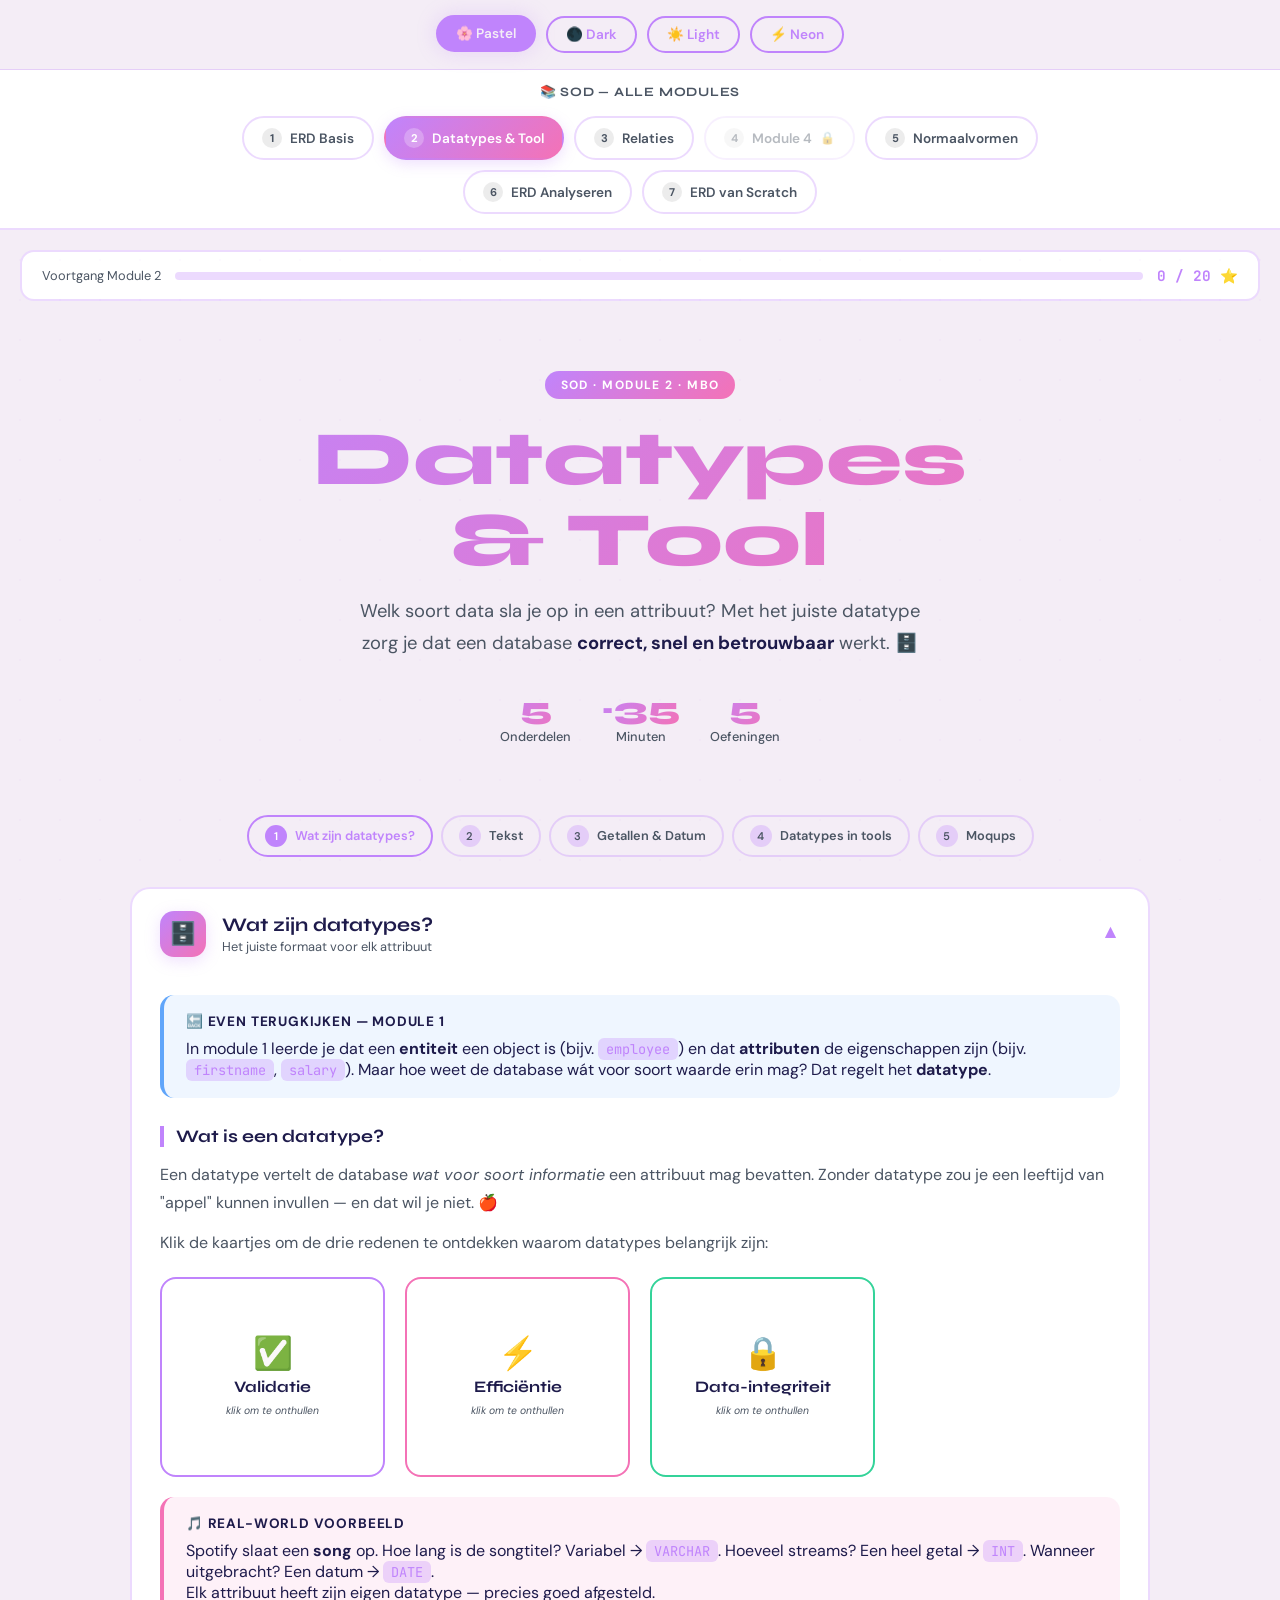
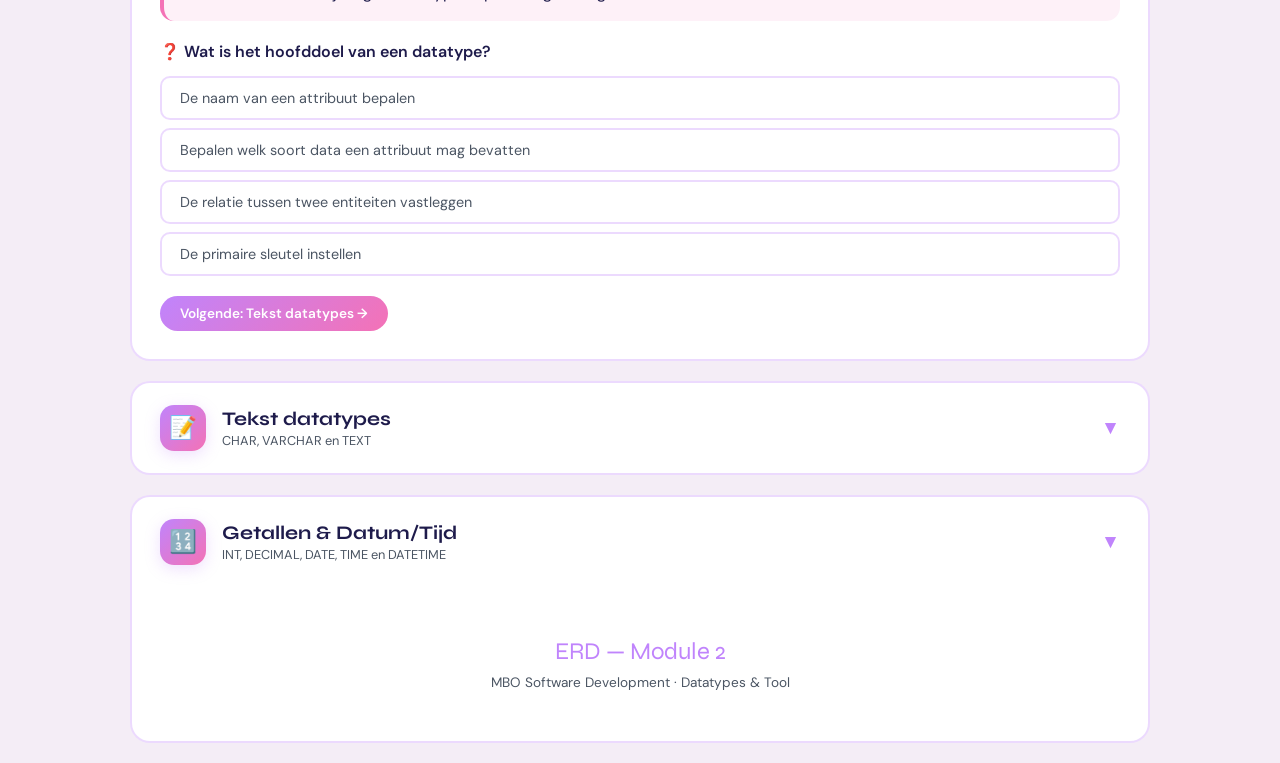
<file: module2.html>
<!DOCTYPE html>
<html lang="nl">
<head>
  <meta charset="UTF-8" />
  <meta name="viewport" content="width=device-width, initial-scale=1.0"/>
  <title>Datatypes & Tool | SOD Module 2</title>
  <link rel="preconnect" href="https://fonts.googleapis.com">
  <link href="https://fonts.googleapis.com/css2?family=Syne:wght@700;800&family=DM+Sans:wght@400;500;600&family=JetBrains+Mono:wght@400;700&display=swap" rel="stylesheet">
  <link rel="stylesheet" href="style.css">
</head>
<body data-theme="pastel">

<!-- ======================== THEME BAR ======================== -->
<div class="theme-bar">
  <button class="theme-btn active" onclick="setTheme('pastel', this)">🌸 Pastel</button>
  <button class="theme-btn" onclick="setTheme('dark', this)">🌑 Dark</button>
  <button class="theme-btn" onclick="setTheme('light', this)">☀️ Light</button>
  <button class="theme-btn" onclick="setTheme('neon', this)">⚡ Neon</button>
</div>

<!-- ======================== MODULE NAVIGATIE ======================== -->
<nav class="module-nav">
  <div class="module-nav-title">📚 SOD — Alle modules</div>
  <div class="module-nav-grid">
    <a class="module-pill" href="index.html">
      <span class="pill-num">1</span> ERD Basis
    </a>
    <a class="module-pill active" href="module2.html">
      <span class="pill-num">2</span> Datatypes &amp; Tool
    </a>
    <a class="module-pill" href="module3.html">
      <span class="pill-num">3</span> Relaties
    </a>
    <a class="module-pill locked" href="#">
      <span class="pill-num">4</span> Module 4 <span class="pill-lock">🔒</span>
    </a>
    <a class="module-pill" href="module5.html">
      <span class="pill-num">5</span> Normaalvormen
    </a>
    <a class="module-pill" href="module6.html">
      <span class="pill-num">6</span> ERD Analyseren
    </a>
    <a class="module-pill" href="module7.html">
      <span class="pill-num">7</span> ERD van Scratch
    </a>
  </div>
</nav>

<!-- ======================== SCORE BAR ======================== -->
<div class="score-bar">
  <span class="score-label">Voortgang Module 2</span>
  <div class="score-track"><div class="score-fill" id="scoreFill"></div></div>
  <span class="score-num" id="scoreNum">0 / 20 ⭐</span>
</div>

<!-- ======================== HERO ======================== -->
<div class="container">
  <div class="hero">
    <div class="hero-label">SOD · Module 2 · MBO</div>
    <h1>Datatypes<br>&amp; Tool</h1>
    <p>Welk soort data sla je op in een attribuut? Met het juiste datatype
       zorg je dat een database <strong>correct, snel en betrouwbaar</strong> werkt. 🗄️</p>
    <div class="hero-stats">
      <div class="stat"><div class="stat-num">5</div><div class="stat-label">Onderdelen</div></div>
      <div class="stat"><div class="stat-num">~35</div><div class="stat-label">Minuten</div></div>
      <div class="stat"><div class="stat-num">5</div><div class="stat-label">Oefeningen</div></div>
    </div>
  </div>

  <!-- PROGRESS STRIP -->
  <div class="progress-strip" id="progressStrip">
    <div class="prog-step active" onclick="scrollToCard(0)"><span class="num">1</span>Wat zijn datatypes?</div>
    <div class="prog-step" onclick="scrollToCard(1)"><span class="num">2</span>Tekst</div>
    <div class="prog-step" onclick="scrollToCard(2)"><span class="num">3</span>Getallen &amp; Datum</div>
    <div class="prog-step" onclick="scrollToCard(3)"><span class="num">4</span>Datatypes in tools</div>
    <div class="prog-step" onclick="scrollToCard(4)"><span class="num">5</span>Moqups</div>
  </div>

  <!-- ======================== SECTIONS ======================== -->
  <div class="sections" id="allCards">

    <!-- ==================== CARD 1 — WAT ZIJN DATATYPES ==================== -->
    <div class="sec-card open" id="card0">
      <div class="sec-header" onclick="toggleCard(0)">
        <div class="sec-title-group">
          <div class="sec-icon">🗄️</div>
          <div>
            <div class="sec-title">Wat zijn datatypes?</div>
            <div class="sec-sub">Het juiste formaat voor elk attribuut</div>
          </div>
        </div>
        <span class="chevron">▼</span>
      </div>
      <div class="sec-body">
        <div class="sec-inner">

          <div class="hl-box info">
            <div class="box-title">🔙 Even terugkijken — Module 1</div>
            In module 1 leerde je dat een <strong>entiteit</strong> een object is (bijv. <code>employee</code>)
            en dat <strong>attributen</strong> de eigenschappen zijn (bijv. <code>firstname</code>, <code>salary</code>).
            Maar hoe weet de database wát voor soort waarde erin mag? Dat regelt het <strong>datatype</strong>.
          </div>

          <h2 class="topic-title">Wat is een datatype?</h2>
          <p>Een datatype vertelt de database <em>wat voor soort informatie</em> een attribuut mag bevatten.
             Zonder datatype zou je een leeftijd van "appel" kunnen invullen — en dat wil je niet. 🍎</p>

          <!-- FLIP CARDS — begrippen -->
          <p>Klik de kaartjes om de drie redenen te ontdekken waarom datatypes belangrijk zijn:</p>
          <div class="flip-grid">

            <div class="flip-card" onclick="flip(this)">
              <div class="flip-inner">
                <div class="flip-front">
                  <span class="flip-front-icon">✅</span>
                  <span class="flip-front-label">Validatie</span>
                  <span class="flip-front-hint">klik om te onthullen</span>
                </div>
                <div class="flip-back">
                  Een attribuut accepteert alleen waarden die bij het datatype passen.
                  Geen letters in een getal-veld, geen ongeldige datums.
                </div>
              </div>
            </div>

            <div class="flip-card" onclick="flip(this)">
              <div class="flip-inner">
                <div class="flip-front">
                  <span class="flip-front-icon">⚡</span>
                  <span class="flip-front-label">Efficiëntie</span>
                  <span class="flip-front-hint">klik om te onthullen</span>
                </div>
                <div class="flip-back">
                  Het juiste datatype gebruikt precies genoeg geheugen.
                  Een <strong>INT</strong> voor een leeftijd kost minder ruimte dan een <strong>TEXT</strong>.
                </div>
              </div>
            </div>

            <div class="flip-card" onclick="flip(this)">
              <div class="flip-inner">
                <div class="flip-front">
                  <span class="flip-front-icon">🔒</span>
                  <span class="flip-front-label">Data-integriteit</span>
                  <span class="flip-front-hint">klik om te onthullen</span>
                </div>
                <div class="flip-back">
                  Datatypes begrenzen lengtes en formaten.
                  Een landcode is altijd precies 2 tekens — nooit meer, nooit minder.
                </div>
              </div>
            </div>

          </div>

          <div class="hl-box quiz">
            <div class="box-title">🎵 Real-world voorbeeld</div>
            Spotify slaat een <strong>song</strong> op. Hoe lang is de songtitel? Variabel → <code>VARCHAR</code>.
            Hoeveel streams? Een heel getal → <code>INT</code>.
            Wanneer uitgebracht? Een datum → <code>DATE</code>.<br>
            Elk attribuut heeft zijn eigen datatype — precies goed afgesteld.
          </div>

          <div class="mcq">
            <div class="mcq-question">❓ Wat is het hoofddoel van een datatype?</div>
            <div class="mcq-options">
              <div class="mcq-opt" onclick="checkMCQ(this, false, 'mcq1')">De naam van een attribuut bepalen</div>
              <div class="mcq-opt" onclick="checkMCQ(this, true,  'mcq1')">Bepalen welk soort data een attribuut mag bevatten</div>
              <div class="mcq-opt" onclick="checkMCQ(this, false, 'mcq1')">De relatie tussen twee entiteiten vastleggen</div>
              <div class="mcq-opt" onclick="checkMCQ(this, false, 'mcq1')">De primaire sleutel instellen</div>
            </div>
            <div class="mcq-feedback" id="mcq1"></div>
          </div>

          <div class="step-controls">
            <button class="btn filled" onclick="openNextCard(0)">Volgende: Tekst datatypes →</button>
          </div>

        </div>
      </div>
    </div><!-- end card0 -->


    <!-- ==================== CARD 2 — TEKST DATATYPES ==================== -->
    <div class="sec-card" id="card1">
      <div class="sec-header" onclick="toggleCard(1)">
        <div class="sec-title-group">
          <div class="sec-icon">📝</div>
          <div>
            <div class="sec-title">Tekst datatypes</div>
            <div class="sec-sub">CHAR, VARCHAR en TEXT</div>
          </div>
        </div>
        <span class="chevron">▼</span>
      </div>
      <div class="sec-body">
        <div class="sec-inner">

          <p>Voor het opslaan van tekst zijn er drie hoofdtypes. Ze lijken op elkaar, maar het verschil maakt veel uit voor de performance van je database.</p>

          <!-- Stap voor stap de drie types -->
          <div class="step-reveal" id="stepReveal1">
            <div class="step-reveal-item visible">
              <div class="hl-box" style="border-color:var(--accent1); background:rgba(192,132,252,.08)">
                <div class="box-title" style="color:var(--accent1)">📌 CHAR(n) — Vaste lengte</div>
                <p style="margin:8px 0 4px">Altijd precies <strong>n</strong> tekens, ook als de waarde korter is. Lege posities worden opgevuld met spaties.</p>
                <strong>Gebruik voor:</strong> waarden die altijd even lang zijn.<br><br>
                <div style="display:flex; gap:12px; flex-wrap:wrap; margin-top:8px;">
                  <div style="background:var(--code-bg); border-radius:8px; padding:10px 14px; font-family:'JetBrains Mono',monospace; font-size:.85rem; color:var(--code-text);">
                    countrycode <span style="color:var(--accent1)">CHAR(2)</span><br>
                    <span style="color:#6b7280">-- 'NL', 'DE', 'FR'</span><br>
                    <span style="color:#6b7280">-- altijd 2 tekens</span>
                  </div>
                  <div style="background:var(--code-bg); border-radius:8px; padding:10px 14px; font-family:'JetBrains Mono',monospace; font-size:.85rem; color:var(--code-text);">
                    productcode <span style="color:var(--accent1)">CHAR(5)</span><br>
                    <span style="color:#6b7280">-- 'P1234', 'A0042'</span><br>
                    <span style="color:#6b7280">-- altijd 5 tekens</span>
                  </div>
                </div>
              </div>
            </div>

            <div class="step-reveal-item">
              <div class="hl-box" style="border-color:var(--accent2); background:rgba(244,114,182,.08)">
                <div class="box-title" style="color:var(--accent2)">📌 VARCHAR(n) — Variabele lengte</div>
                <p style="margin:8px 0 4px">Tot maximaal <strong>n</strong> tekens, maar slaat alleen de werkelijke lengte op. Efficiënter als waarden sterk variëren in lengte.</p>
                <strong>Gebruik voor:</strong> namen, adressen, e-mailadressen.<br><br>
                <div style="display:flex; gap:12px; flex-wrap:wrap; margin-top:8px;">
                  <div style="background:var(--code-bg); border-radius:8px; padding:10px 14px; font-family:'JetBrains Mono',monospace; font-size:.85rem; color:var(--code-text);">
                    lastname <span style="color:var(--accent2)">VARCHAR(50)</span><br>
                    <span style="color:#6b7280">-- 'Jansen' (6)</span><br>
                    <span style="color:#6b7280">-- 'Van den Berg' (12)</span>
                  </div>
                  <div style="background:var(--code-bg); border-radius:8px; padding:10px 14px; font-family:'JetBrains Mono',monospace; font-size:.85rem; color:var(--code-text);">
                    licenseplate <span style="color:var(--accent2)">VARCHAR(10)</span><br>
                    <span style="color:#6b7280">-- '6-VH-RT'</span><br>
                    <span style="color:#6b7280">-- kan uitbreiden</span>
                  </div>
                </div>
              </div>
            </div>

            <div class="step-reveal-item">
              <div class="hl-box" style="border-color:var(--accent3); background:rgba(52,211,153,.08)">
                <div class="box-title" style="color:var(--accent3)">📌 TEXT — Grote teksten</div>
                <p style="margin:8px 0 4px">Voor lange, onbegrensde teksten. Geen maximale lengte instellen nodig. Niet geschikt voor zoeken of sorteren.</p>
                <strong>Gebruik voor:</strong> beschrijvingen, berichten, opmerkingen.<br><br>
                <div style="background:var(--code-bg); border-radius:8px; padding:10px 14px; font-family:'JetBrains Mono',monospace; font-size:.85rem; color:var(--code-text); margin-top:8px;">
                  description <span style="color:var(--accent3)">TEXT</span><br>
                  <span style="color:#6b7280">-- 'Dit is een uitgebreide productbeschrijving...'</span>
                </div>
              </div>
            </div>

            <div class="step-reveal-item">
              <!-- Vergelijkingstabel -->
              <table>
                <thead><tr><th>Type</th><th>Lengte</th><th>Opslagruimte</th><th>Beste voor</th></tr></thead>
                <tbody>
                  <tr>
                    <td><code>CHAR(n)</code></td>
                    <td>Vast — altijd n</td>
                    <td>Altijd n bytes</td>
                    <td>Codes, postcodes, landcodes</td>
                  </tr>
                  <tr>
                    <td><code>VARCHAR(n)</code></td>
                    <td>Variabel — max n</td>
                    <td>Alleen werkelijke lengte</td>
                    <td>Namen, adressen, e-mails</td>
                  </tr>
                  <tr>
                    <td><code>TEXT</code></td>
                    <td>Onbeperkt</td>
                    <td>Dynamisch</td>
                    <td>Beschrijvingen, berichten</td>
                  </tr>
                </tbody>
              </table>
            </div>
          </div>
          <div class="step-controls">
            <button class="btn" onclick="stepReveal('stepReveal1', -1)" id="stepReveal1-prev" style="display:none">← Terug</button>
            <button class="btn filled" onclick="stepReveal('stepReveal1', 1)" id="stepReveal1-next">Volgend type →</button>
            <span class="step-counter" id="stepReveal1-counter">1 / 4</span>
          </div>

          <!-- CHAR vs VARCHAR visueel -->
          <h2 class="topic-title">CHAR vs VARCHAR — visueel verschil</h2>
          <div class="erd-canvas">
            <div style="font-family:'JetBrains Mono',monospace; font-size:.8rem; color:var(--text2); margin-bottom:16px;">
              // Opslag van de waarde 'NL' (2 tekens) en 'Jansen' (6 tekens)
            </div>
            <div style="display:flex; flex-direction:column; gap:20px;">

              <div>
                <div style="font-size:.8rem; color:var(--accent1); font-weight:700; margin-bottom:6px; font-family:'JetBrains Mono',monospace;">CHAR(6) — altijd 6 vakjes</div>
                <div style="display:flex; gap:3px; align-items:center;">
                  <div style="width:36px; height:36px; border:2px solid var(--accent1); border-radius:6px; display:flex; align-items:center; justify-content:center; font-family:'JetBrains Mono',monospace; font-size:.9rem; font-weight:700; color:var(--accent1);">N</div>
                  <div style="width:36px; height:36px; border:2px solid var(--accent1); border-radius:6px; display:flex; align-items:center; justify-content:center; font-family:'JetBrains Mono',monospace; font-size:.9rem; font-weight:700; color:var(--accent1);">L</div>
                  <div style="width:36px; height:36px; border:2px dashed rgba(128,128,128,.3); border-radius:6px; display:flex; align-items:center; justify-content:center; font-family:'JetBrains Mono',monospace; font-size:.7rem; color:var(--text2);">_</div>
                  <div style="width:36px; height:36px; border:2px dashed rgba(128,128,128,.3); border-radius:6px; display:flex; align-items:center; justify-content:center; font-family:'JetBrains Mono',monospace; font-size:.7rem; color:var(--text2);">_</div>
                  <div style="width:36px; height:36px; border:2px dashed rgba(128,128,128,.3); border-radius:6px; display:flex; align-items:center; justify-content:center; font-family:'JetBrains Mono',monospace; font-size:.7rem; color:var(--text2);">_</div>
                  <div style="width:36px; height:36px; border:2px dashed rgba(128,128,128,.3); border-radius:6px; display:flex; align-items:center; justify-content:center; font-family:'JetBrains Mono',monospace; font-size:.7rem; color:var(--text2);">_</div>
                  <span style="margin-left:10px; font-size:.75rem; color:var(--text2);">← altijd 6 bytes gebruikt, ook al zijn 4 leeg</span>
                </div>
              </div>

              <div>
                <div style="font-size:.8rem; color:var(--accent2); font-weight:700; margin-bottom:6px; font-family:'JetBrains Mono',monospace;">VARCHAR(50) — alleen wat nodig is</div>
                <div style="display:flex; gap:3px; align-items:center;">
                  <div style="width:36px; height:36px; border:2px solid var(--accent2); border-radius:6px; display:flex; align-items:center; justify-content:center; font-family:'JetBrains Mono',monospace; font-size:.9rem; font-weight:700; color:var(--accent2);">J</div>
                  <div style="width:36px; height:36px; border:2px solid var(--accent2); border-radius:6px; display:flex; align-items:center; justify-content:center; font-family:'JetBrains Mono',monospace; font-size:.9rem; font-weight:700; color:var(--accent2);">a</div>
                  <div style="width:36px; height:36px; border:2px solid var(--accent2); border-radius:6px; display:flex; align-items:center; justify-content:center; font-family:'JetBrains Mono',monospace; font-size:.9rem; font-weight:700; color:var(--accent2);">n</div>
                  <div style="width:36px; height:36px; border:2px solid var(--accent2); border-radius:6px; display:flex; align-items:center; justify-content:center; font-family:'JetBrains Mono',monospace; font-size:.9rem; font-weight:700; color:var(--accent2);">s</div>
                  <div style="width:36px; height:36px; border:2px solid var(--accent2); border-radius:6px; display:flex; align-items:center; justify-content:center; font-family:'JetBrains Mono',monospace; font-size:.9rem; font-weight:700; color:var(--accent2);">e</div>
                  <div style="width:36px; height:36px; border:2px solid var(--accent2); border-radius:6px; display:flex; align-items:center; justify-content:center; font-family:'JetBrains Mono',monospace; font-size:.9rem; font-weight:700; color:var(--accent2);">n</div>
                  <span style="margin-left:10px; font-size:.75rem; color:var(--text2);">← alleen 6 bytes, rest niet gereserveerd</span>
                </div>
              </div>

            </div>
          </div>

          <div class="mcq" style="margin-top:20px">
            <div class="mcq-question">❓ Voor welk attribuut gebruik je het beste <code>CHAR(2)</code>?</div>
            <div class="mcq-options">
              <div class="mcq-opt" onclick="checkMCQ(this, false, 'mcq2')">lastname</div>
              <div class="mcq-opt" onclick="checkMCQ(this, true,  'mcq2')">countrycode</div>
              <div class="mcq-opt" onclick="checkMCQ(this, false, 'mcq2')">description</div>
              <div class="mcq-opt" onclick="checkMCQ(this, false, 'mcq2')">emailadres</div>
            </div>
            <div class="mcq-feedback" id="mcq2"></div>
          </div>

          <div class="step-controls">
            <button class="btn filled" onclick="openNextCard(1)">Volgende: Getallen &amp; Datum →</button>
          </div>

        </div>
      </div>
    </div><!-- end card1 -->


    <!-- ==================== CARD 3 — GETALLEN & DATUM ==================== -->
    <div class="sec-card" id="card2">
      <div class="sec-header" onclick="toggleCard(2)">
        <div class="sec-title-group">
          <div class="sec-icon">🔢</div>
          <div>
            <div class="sec-title">Getallen &amp; Datum/Tijd</div>
            <div class="sec-sub">INT, DECIMAL, DATE, TIME en DATETIME</div>
          </div>
        </div>
        <span class="chevron">▼</span>
      </div>
      <div class="sec-body">
        <div class="sec-inner">

          <h2 class="topic-title">Numerieke datatypes</h2>

          <!-- ERD-stijl tabel met code blokken -->
          <div style="display:flex; flex-direction:column; gap:14px; margin:16px 0;">

            <div style="display:flex; gap:16px; align-items:flex-start; padding:16px; border-radius:12px; border:2px solid var(--border); background:var(--card-bg);">
              <div style="font-size:1.8rem; flex-shrink:0;">🔢</div>
              <div style="flex:1;">
                <strong style="color:var(--text); font-family:'JetBrains Mono',monospace;">INT</strong>
                <p style="margin:4px 0 8px; font-size:.9rem;">Hele getallen — geen decimalen. Gebruik voor ID's, aantallen, leeftijden.</p>
                <div style="display:flex; gap:10px; flex-wrap:wrap;">
                  <div style="background:var(--code-bg); border-radius:8px; padding:8px 12px; font-family:'JetBrains Mono',monospace; font-size:.8rem; color:var(--code-text);">id <span style="color:var(--accent1)">INT</span> <span style="color:#6b7280">-- 1, 42, 10000</span></div>
                  <div style="background:var(--code-bg); border-radius:8px; padding:8px 12px; font-family:'JetBrains Mono',monospace; font-size:.8rem; color:var(--code-text);">amount <span style="color:var(--accent1)">INT</span> <span style="color:#6b7280">-- 6 personen</span></div>
                </div>
                <div class="hl-box info" style="margin-top:10px; padding:10px 14px;">
                  <div class="box-title" style="font-size:.75rem;">SIGNED vs UNSIGNED</div>
                  <code>SIGNED</code>: getal mag negatief zijn (bijv. temperatuur: -10)<br>
                  <code>UNSIGNED</code>: alleen positief (bijv. leeftijd, ID — nooit negatief)
                </div>
              </div>
            </div>

            <div style="display:flex; gap:16px; align-items:flex-start; padding:16px; border-radius:12px; border:2px solid var(--border); background:var(--card-bg);">
              <div style="font-size:1.8rem; flex-shrink:0;">💰</div>
              <div style="flex:1;">
                <strong style="color:var(--text); font-family:'JetBrains Mono',monospace;">DECIMAL(m, d)</strong>
                <p style="margin:4px 0 8px; font-size:.9rem;">Decimale getallen met exacte precisie. <strong>m</strong> = totaal aantal cijfers, <strong>d</strong> = cijfers na de komma. Gebruik voor bedragen en maten.</p>
                <div style="background:var(--code-bg); border-radius:8px; padding:8px 12px; font-family:'JetBrains Mono',monospace; font-size:.8rem; color:var(--code-text);">
                  salary <span style="color:var(--accent2)">DECIMAL(10,2)</span><br>
                  <span style="color:#6b7280">-- max 10 cijfers, 2 na komma</span><br>
                  <span style="color:#6b7280">-- bijv. 2500.50 of 12345678.90</span>
                </div>
              </div>
            </div>

          </div>

          <h2 class="topic-title">Datum en tijd datatypes</h2>

          <div style="display:flex; flex-direction:column; gap:14px; margin:16px 0;">

            <div style="display:grid; grid-template-columns: repeat(auto-fill, minmax(220px,1fr)); gap:14px;">

              <div style="padding:16px; border-radius:12px; border:2px solid var(--border); background:var(--card-bg);">
                <div style="font-family:'JetBrains Mono',monospace; color:var(--accent3); font-weight:700; margin-bottom:8px;">DATE</div>
                <p style="font-size:.85rem; margin-bottom:8px;">Alleen een datum. Geen tijd.</p>
                <code>YYYY-MM-DD</code><br>
                <span style="font-size:.8rem; color:var(--text2);">bijv. <strong>1990-05-23</strong></span>
                <div class="chip chip-green" style="margin-top:8px; display:inline-block;">geboortedatum, besteldate</div>
              </div>

              <div style="padding:16px; border-radius:12px; border:2px solid var(--border); background:var(--card-bg);">
                <div style="font-family:'JetBrains Mono',monospace; color:var(--accent4); font-weight:700; margin-bottom:8px;">TIME</div>
                <p style="font-size:.85rem; margin-bottom:8px;">Alleen een tijdstip. Geen datum.</p>
                <code>HH:MM:SS</code><br>
                <span style="font-size:.8rem; color:var(--text2);">bijv. <strong>14:30:00</strong></span>
                <div class="chip chip-blue" style="margin-top:8px; display:inline-block;">begintime, endtime</div>
              </div>

              <div style="padding:16px; border-radius:12px; border:2px solid var(--border); background:var(--card-bg);">
                <div style="font-family:'JetBrains Mono',monospace; color:var(--accent5); font-weight:700; margin-bottom:8px;">DATETIME</div>
                <p style="font-size:.85rem; margin-bottom:8px;">Datum én tijd samen.</p>
                <code>YYYY-MM-DD HH:MM:SS</code><br>
                <span style="font-size:.8rem; color:var(--text2);">bijv. <strong>2023-01-18 10:45:32</strong></span>
                <div class="chip chip-ora" style="margin-top:8px; display:inline-block;">createdate, registrationdate</div>
              </div>

            </div>

          </div>

          <!-- Drag-drop oefening: koppel attribuut aan datatype -->
          <h2 class="topic-title">🎮 Koppel het attribuut aan het juiste datatype</h2>
          <div class="drag-game" id="dragGame1">
            <h3>Sleep elk attribuut naar het juiste datatype</h3>
            <p style="color:var(--text2); font-size:.85rem; margin-bottom:16px;">Context: entiteit <code>employee</code> (werknemer)</p>
            <div class="drag-area">
              <div class="drag-col">
                <h4>📦 Attributen</h4>
                <div class="drag-items" id="dragSource1">
                  <div class="drag-item" draggable="true" data-correct="text"    ondragstart="dragStart(event)" onclick="tapItem(this,'dragSource1','textDrop1','numDrop1')">countrycode</div>
                  <div class="drag-item" draggable="true" data-correct="num"     ondragstart="dragStart(event)" onclick="tapItem(this,'dragSource1','textDrop1','numDrop1')">salary</div>
                  <div class="drag-item" draggable="true" data-correct="text"    ondragstart="dragStart(event)" onclick="tapItem(this,'dragSource1','textDrop1','numDrop1')">lastname</div>
                  <div class="drag-item" draggable="true" data-correct="num"     ondragstart="dragStart(event)" onclick="tapItem(this,'dragSource1','textDrop1','numDrop1')">dayofbirth</div>
                  <div class="drag-item" draggable="true" data-correct="text"    ondragstart="dragStart(event)" onclick="tapItem(this,'dragSource1','textDrop1','numDrop1')">description</div>
                  <div class="drag-item" draggable="true" data-correct="num"     ondragstart="dragStart(event)" onclick="tapItem(this,'dragSource1','textDrop1','numDrop1')">starttime</div>
                </div>
              </div>
              <div class="drag-col">
                <h4>📝 Tekst (CHAR/VARCHAR/TEXT)</h4>
                <div class="drop-zone" id="textDrop1" data-accepts="text"
                     ondragover="allowDrop(event)"
                     ondrop="drop(event,'text','textDrop1','numDrop1','dragSource1')"></div>
              </div>
              <div class="drag-col">
                <h4>🔢 Getal/Datum (INT/DECIMAL/DATE/TIME)</h4>
                <div class="drop-zone" id="numDrop1" data-accepts="num"
                     ondragover="allowDrop(event)"
                     ondrop="drop(event,'num','textDrop1','numDrop1','dragSource1')"></div>
              </div>
            </div>
            <div style="display:flex; gap:10px; margin-top:14px; flex-wrap:wrap;">
              <button class="drag-btn" onclick="checkDrag('dragGame1','textDrop1','numDrop1')">✅ Controleer</button>
              <button class="btn" onclick="resetDrag('dragGame1','textDrop1','numDrop1','dragSource1')">🔄 Reset</button>
            </div>
            <div id="dragGame1-feedback" style="margin-top:10px; font-size:.85rem;"></div>
          </div>

          <div class="mcq" style="margin-top:20px">
            <div class="mcq-question">❓ Je wilt het salaris van een werknemer opslaan: <strong>€ 2500.50</strong>. Welk datatype gebruik je?</div>
            <div class="mcq-options">
              <div class="mcq-opt" onclick="checkMCQ(this, false, 'mcq3')">INT</div>
              <div class="mcq-opt" onclick="checkMCQ(this, false, 'mcq3')">VARCHAR(10)</div>
              <div class="mcq-opt" onclick="checkMCQ(this, true,  'mcq3')">DECIMAL(10,2)</div>
              <div class="mcq-opt" onclick="checkMCQ(this, false, 'mcq3')">DATE</div>
            </div>
            <div class="mcq-feedback" id="mcq3"></div>
          </div>

          <!-- ===== MEMORY GAME ===== -->
          <h2 class="topic-title">🃏 Memory — Koppel datatype aan voorbeeld</h2>
          <p>Vind de bijpassende paren: een datatype en een bijbehorende waarde of omschrijving. Klik twee kaartjes om ze om te draaien!</p>

          <div id="memoryGame" style="margin:20px 0;">
            <div id="memoryGrid" style="
              display: grid;
              grid-template-columns: repeat(4, 1fr);
              gap: 12px;
              max-width: 640px;
            "></div>
            <div style="display:flex; gap:12px; align-items:center; margin-top:16px; flex-wrap:wrap;">
              <button class="drag-btn" onclick="resetMemory()">🔄 Opnieuw</button>
              <span id="memoryStatus" style="font-size:.9rem; color:var(--text2);"></span>
              <span id="memoryMoves" style="font-family:'JetBrains Mono',monospace; font-size:.85rem; color:var(--accent1);"></span>
            </div>
          </div>

          <div class="step-controls">
            <button class="btn filled" onclick="openNextCard(2)">Volgende: Datatypes in tools →</button>
          </div>


    <!-- ==================== CARD 4 — DATATYPES IN TOOLS ==================== -->
    <div class="sec-card" id="card3">
      <div class="sec-header" onclick="toggleCard(3)">
        <div class="sec-title-group">
          <div class="sec-icon">🛠️</div>
          <div>
            <div class="sec-title">Datatypes in tools</div>
            <div class="sec-sub">Hoe zien datatypes eruit in Moqups, Draw.io en anderen?</div>
          </div>
        </div>
        <span class="chevron">▼</span>
      </div>
      <div class="sec-body">
        <div class="sec-inner">

          <p>Elke tool toont datatypes op een iets andere manier, maar de datatypes zelf zijn overal hetzelfde. Hieronder zie je hoe populaire tools ermee omgaan.</p>

          <!-- Stap-voor-stap per tool -->
          <div class="step-reveal" id="stepReveal2">

            <div class="step-reveal-item visible">
              <div style="padding:20px; border-radius:14px; border:2px solid var(--accent1); background:rgba(192,132,252,.06);">
                <div style="display:flex; align-items:center; gap:12px; margin-bottom:14px;">
                  <span style="font-size:1.8rem;">🖼️</span>
                  <div>
                    <strong style="color:var(--accent1); font-size:1.05rem;">Moqups</strong>
                    <span class="chip chip-green" style="margin-left:8px;">✅ Wij gebruiken dit</span>
                  </div>
                </div>
                <p style="font-size:.9rem; margin-bottom:12px;">In Moqups voeg je datatypes direct toe aan attributen. Voorbeeld: entiteit <code>reservation</code>:</p>
                <div class="erd-entity" style="min-width:280px; max-width:340px;">
                  <div class="erd-entity-name" style="background:var(--accent1); color:var(--bg)">reservation</div>
                  <ul class="erd-attrs">
                    <li class="erd-attr"><span class="icon-pk">🔑</span> id <span style="margin-left:auto; font-size:.7rem; color:var(--accent1);">INT</span></li>
                    <li class="erd-attr"><span class="icon-req">◆</span> name <span style="margin-left:auto; font-size:.7rem; color:var(--text2);">VARCHAR(100)</span></li>
                    <li class="erd-attr"><span class="icon-req">◆</span> date <span style="margin-left:auto; font-size:.7rem; color:var(--text2);">DATE</span></li>
                    <li class="erd-attr"><span class="icon-req">◆</span> starttime <span style="margin-left:auto; font-size:.7rem; color:var(--text2);">TIME</span></li>
                    <li class="erd-attr"><span class="icon-opt">◇</span> amount <span style="margin-left:auto; font-size:.7rem; color:var(--text2);">INT</span></li>
                  </ul>
                </div>
              </div>
            </div>

            <div class="step-reveal-item">
              <div style="padding:20px; border-radius:14px; border:2px solid var(--accent2); background:rgba(244,114,182,.06);">
                <div style="display:flex; align-items:center; gap:12px; margin-bottom:14px;">
                  <span style="font-size:1.8rem;">🎨</span>
                  <strong style="color:var(--accent2); font-size:1.05rem;">Draw.io</strong>
                </div>
                <p style="font-size:.9rem; margin-bottom:12px;">Draw.io toont attributen met hun datatype in tekstvorm. Voorbeeld: entiteit <code>event</code>:</p>
                <div class="erd-entity" style="min-width:280px; max-width:340px;">
                  <div class="erd-entity-name" style="background:var(--accent2); color:white">event</div>
                  <ul class="erd-attrs">
                    <li class="erd-attr"><span class="icon-pk">🔑</span> id <span style="margin-left:auto; font-size:.7rem; color:var(--accent2);">INT</span></li>
                    <li class="erd-attr"><span class="icon-req">◆</span> name <span style="margin-left:auto; font-size:.7rem; color:var(--text2);">VARCHAR(50)</span></li>
                    <li class="erd-attr"><span class="icon-req">◆</span> date <span style="margin-left:auto; font-size:.7rem; color:var(--text2);">DATE</span></li>
                    <li class="erd-attr"><span class="icon-req">◆</span> begintime <span style="margin-left:auto; font-size:.7rem; color:var(--text2);">TIME</span></li>
                    <li class="erd-attr"><span class="icon-opt">◇</span> endtime <span style="margin-left:auto; font-size:.7rem; color:var(--text2);">TIME</span></li>
                  </ul>
                </div>
              </div>
            </div>

            <div class="step-reveal-item">
              <div style="padding:20px; border-radius:14px; border:2px solid var(--accent3); background:rgba(52,211,153,.06);">
                <div style="display:flex; align-items:center; gap:12px; margin-bottom:14px;">
                  <span style="font-size:1.8rem;">📊</span>
                  <strong style="color:var(--accent3); font-size:1.05rem;">Lucidchart</strong>
                </div>
                <p style="font-size:.9rem; margin-bottom:12px;">Lucidchart laat datatypes zien naast de attribuutnaam. Voorbeeld: entiteit <code>product</code>:</p>
                <div class="erd-entity" style="min-width:280px; max-width:340px;">
                  <div class="erd-entity-name" style="background:var(--accent3); color:var(--bg)">product</div>
                  <ul class="erd-attrs">
                    <li class="erd-attr"><span class="icon-pk">🔑</span> id <span style="margin-left:auto; font-size:.7rem; color:var(--accent3);">INT</span></li>
                    <li class="erd-attr"><span class="icon-req">◆</span> productcode <span style="margin-left:auto; font-size:.7rem; color:var(--text2);">CHAR(5)</span></li>
                    <li class="erd-attr"><span class="icon-req">◆</span> description <span style="margin-left:auto; font-size:.7rem; color:var(--text2);">TEXT</span></li>
                    <li class="erd-attr"><span class="icon-req">◆</span> createdate <span style="margin-left:auto; font-size:.7rem; color:var(--text2);">DATETIME</span></li>
                  </ul>
                </div>
              </div>
            </div>

            <div class="step-reveal-item">
              <div class="hl-box tip">
                <div class="box-title">💡 Conclusie — tools, zelfde datatypes</div>
                Of je nu Moqups, Draw.io, Lucidchart of MySQL Workbench gebruikt — de datatypes zijn overal hetzelfde.
                Alleen de <em>weergave</em> verschilt. Ken je de datatypes, dan kun je in elke tool werken. ✅
              </div>

              <table style="margin-top:16px;">
                <thead><tr><th>Tool</th><th>Hoe datatypes tonen</th></tr></thead>
                <tbody>
                  <tr><td>🖼️ <strong>Moqups</strong> ✅</td><td>Datatype naast attribuutnaam, instelbaar per veld</td></tr>
                  <tr><td>🎨 Draw.io</td><td>Tekstveld per attribuut, datatype handmatig typen</td></tr>
                  <tr><td>📊 Lucidchart</td><td>Kolom naast naam, dropdownmenu met types</td></tr>
                  <tr><td>🐬 MySQL Workbench</td><td>Directe koppeling aan echte database, dropdown met alle MySQL types</td></tr>
                </tbody>
              </table>
            </div>

          </div>
          <div class="step-controls">
            <button class="btn" onclick="stepReveal('stepReveal2', -1)" id="stepReveal2-prev" style="display:none">← Terug</button>
            <button class="btn filled" onclick="stepReveal('stepReveal2', 1)" id="stepReveal2-next">Volgende tool →</button>
            <span class="step-counter" id="stepReveal2-counter">1 / 4</span>
          </div>

          <div class="mcq" style="margin-top:24px">
            <div class="mcq-question">❓ Je wilt de aanmaakdatum <strong>én</strong> -tijd van een bericht opslaan. Welk datatype kies je?</div>
            <div class="mcq-options">
              <div class="mcq-opt" onclick="checkMCQ(this, false, 'mcq4')">DATE</div>
              <div class="mcq-opt" onclick="checkMCQ(this, false, 'mcq4')">TIME</div>
              <div class="mcq-opt" onclick="checkMCQ(this, true,  'mcq4')">DATETIME</div>
              <div class="mcq-opt" onclick="checkMCQ(this, false, 'mcq4')">VARCHAR(20)</div>
            </div>
            <div class="mcq-feedback" id="mcq4"></div>
          </div>

          <div class="step-controls" style="margin-top:20px">
            <button class="btn filled" onclick="openNextCard(3)">Volgende: MySQL Workbench →</button>
          </div>

        </div>
      </div>
    </div><!-- end card3 -->


    <!-- ==================== CARD 5 — MYSQL WORKBENCH ==================== -->
    <div class="sec-card" id="card4">
      <div class="sec-header" onclick="toggleCard(4)">
        <div class="sec-title-group">
          <div class="sec-icon">🖼️</div>
          <div>
            <div class="sec-title">Moqups</div>
            <div class="sec-sub">Account aanmaken en eerste ERD tekenen</div>
          </div>
        </div>
        <span class="chevron">▼</span>
      </div>
      <div class="sec-body">
        <div class="sec-inner">

          <div class="hl-box info">
            <div class="box-title">🖼️ Waarom Moqups?</div>
            Moqups is de tool die wij gebruiken om ERD's te tekenen. Het werkt volledig in de browser —
            geen installatie nodig. Je kunt samenwerken in realtime en ERD's eenvoudig aanmaken met datatypes.
          </div>

          <h2 class="topic-title">Stap-voor-stap: account & eerste ERD</h2>

          <div class="step-reveal" id="stepReveal3">

            <div class="step-reveal-item visible">
              <div class="hl-box tip">
                <div class="box-title">📥 Stap 1 — Account aanmaken</div>
                Ga naar <code>moqups.com</code> en maak een gratis account aan via je schoole-mailadres.<br><br>
                <ol style="margin:10px 0 0 16px; line-height:2;">
                  <li>Klik op <strong>Sign Up</strong></li>
                  <li>Kies <strong>Sign up with Google</strong> en gebruik je schoolaccount</li>
                  <li>Je komt direct in je persoonlijke dashboard</li>
                </ol>
              </div>
            </div>

            <div class="step-reveal-item">
              <div class="hl-box" style="border-color:var(--accent1); background:rgba(192,132,252,.08)">
                <div class="box-title" style="color:var(--accent1)">📂 Stap 2 — Nieuw project aanmaken</div>
                In het dashboard maak je een nieuw project aan:<br><br>
                <ol style="margin:10px 0 0 16px; line-height:2;">
                  <li>Klik op <strong>+ New Project</strong></li>
                  <li>Geef je project een naam, bijv. <code>ERD Module 2</code></li>
                  <li>Kies als template <strong>Blank</strong> — je begint met een leeg canvas</li>
                </ol>
              </div>
            </div>

            <div class="step-reveal-item">
              <div class="hl-box" style="border-color:var(--accent2); background:rgba(244,114,182,.08)">
                <div class="box-title" style="color:var(--accent2)">🗂️ Stap 3 — Een entiteit toevoegen</div>
                In het canvas voeg je een entiteit toe als tabel:<br><br>
                <ol style="margin:10px 0 0 16px; line-height:2;">
                  <li>Klik links in de toolbar op <strong>Shapes</strong> (of gebruik de zoekbalk)</li>
                  <li>Zoek op <strong>ERD Table</strong> of <strong>Entity</strong></li>
                  <li>Sleep de shape naar het canvas</li>
                  <li>Dubbelklik op de tabel om de naam te wijzigen</li>
                </ol>
                <div class="hl-box warn" style="margin-top:10px; padding:10px 14px;">
                  <div class="box-title" style="font-size:.75rem;">💡 Naamgeving</div>
                  Gebruik altijd kleine letters en enkelvoud voor je entiteitnaam — bijv. <code>employee</code>, niet <code>Employees</code>.
                </div>
              </div>
            </div>

            <div class="step-reveal-item">
              <div class="hl-box" style="border-color:var(--accent3); background:rgba(52,211,153,.08)">
                <div class="box-title" style="color:var(--accent3)">⚙️ Stap 4 — Attributen & datatypes toevoegen</div>
                Klik op de tabel om rijen (attributen) toe te voegen:<br><br>
                <ul style="margin:10px 0 0 16px; line-height:2.2;">
                  <li>Klik op <strong>+ Add row</strong> om een attribuut toe te voegen</li>
                  <li>Typ de <strong>naam</strong> van het attribuut, bijv. <code>firstname</code></li>
                  <li>Voeg het <strong>datatype</strong> toe achter de naam, bijv. <code>VARCHAR(50)</code></li>
                  <li>Markeer de primaire sleutel met een <strong>🔑</strong> of <strong>PK</strong> label</li>
                </ul>
              </div>

              <!-- ERD voorbeeld in Moqups-stijl -->
              <div class="erd-canvas" style="margin-top:16px;">
                <div style="font-family:'JetBrains Mono',monospace; font-size:.8rem; color:var(--text2); margin-bottom:12px;">
                  // Voorbeeld: entiteit reservation in Moqups
                </div>
                <div class="erd-entity" style="min-width:300px; max-width:380px;">
                  <div class="erd-entity-name" style="background:var(--accent1); color:var(--bg)">reservation</div>
                  <ul class="erd-attrs">
                    <li class="erd-attr" style="background:rgba(251,191,36,.1)">
                      <span class="icon-pk">🔑</span> <strong>id</strong>
                      <span style="margin-left:auto; font-size:.7rem;">
                        <span style="color:#fbbf24;">PK</span>
                        <span style="color:var(--accent3); margin-left:4px;">INT</span>
                      </span>
                    </li>
                    <li class="erd-attr">
                      <span class="icon-req">◆</span> name
                      <span style="margin-left:auto; font-size:.7rem; color:var(--text2);">VARCHAR(100)</span>
                    </li>
                    <li class="erd-attr">
                      <span class="icon-req">◆</span> date
                      <span style="margin-left:auto; font-size:.7rem; color:var(--text2);">DATE</span>
                    </li>
                    <li class="erd-attr">
                      <span class="icon-req">◆</span> starttime
                      <span style="margin-left:auto; font-size:.7rem; color:var(--text2);">TIME</span>
                    </li>
                    <li class="erd-attr">
                      <span class="icon-opt">◇</span> amount
                      <span style="margin-left:auto; font-size:.7rem; color:var(--text2);">INT</span>
                    </li>
                  </ul>
                </div>
              </div>
            </div>

            <div class="step-reveal-item">
              <div class="hl-box" style="border-color:var(--accent4); background:rgba(96,165,250,.08)">
                <div class="box-title" style="color:var(--accent4)">🔗 Stap 5 — Relaties tekenen</div>
                Verbind twee entiteiten met een relatiepijl:<br><br>
                <ol style="margin:10px 0 0 16px; line-height:2;">
                  <li>Hover over de rand van een entiteit — je ziet een verbindingspunt verschijnen</li>
                  <li>Klik en sleep naar de andere entiteit</li>
                  <li>Kies het type relatie (1-op-1, 1-op-veel, etc.) in de toolbar</li>
                  <li>Voeg een <strong>vreemde sleutel</strong> toe aan de juiste entiteit</li>
                </ol>
                <div class="hl-box tip" style="margin-top:10px; padding:10px 14px;">
                  <div class="box-title" style="font-size:.75rem;">💾 Opslaan</div>
                  Moqups slaat automatisch op in de cloud. Je hoeft niet handmatig op Opslaan te klikken.
                  Deel je project via <strong>Share</strong> rechtsboven om samen te werken.
                </div>
              </div>
            </div>

          </div>
          <div class="step-controls">
            <button class="btn" onclick="stepReveal('stepReveal3', -1)" id="stepReveal3-prev" style="display:none">← Terug</button>
            <button class="btn filled" onclick="stepReveal('stepReveal3', 1)" id="stepReveal3-next">Volgende stap →</button>
            <span class="step-counter" id="stepReveal3-counter">1 / 5</span>
          </div>

          <!-- Typer oefening: koppel attribuut aan datatype -->
          <h2 class="topic-title" style="margin-top:28px">⌨️ Typ het juiste datatype</h2>
          <div class="typer-box">
            <h3>Vul het correcte datatype in voor elk attribuut</h3>
            <p style="color:var(--text2); font-size:.85rem; margin-bottom:16px;">Gebruik hoofdletters, exact zoals in MySQL. Bijv. <code>INT</code>, <code>DATE</code>, <code>VARCHAR(50)</code></p>

            <div class="typer-row">
              <label>Geboortedatum</label>
              <input class="typer-input" id="t1" placeholder="datatype..."
                     oninput="checkTyper('t1','DATE','h1')" onblur="checkTyper('t1','DATE','h1')">
              <span class="typer-hint" id="h1">💡 Alleen een datum, geen tijd</span>
            </div>
            <div class="typer-row">
              <label>Landcode (altijd 2 tekens)</label>
              <input class="typer-input" id="t2" placeholder="datatype..."
                     oninput="checkTyper('t2','CHAR(2)','h2')" onblur="checkTyper('t2','CHAR(2)','h2')">
              <span class="typer-hint" id="h2">💡 Vaste lengte van 2</span>
            </div>
            <div class="typer-row">
              <label>Salaris (bijv. 2500.50)</label>
              <input class="typer-input" id="t3" placeholder="datatype..."
                     oninput="checkTyper('t3','DECIMAL(10,2)','h3')" onblur="checkTyper('t3','DECIMAL(10,2)','h3')">
              <span class="typer-hint" id="h3">💡 10 cijfers totaal, 2 na de komma</span>
            </div>
            <div class="typer-row">
              <label>Achternaam (max 50 tekens)</label>
              <input class="typer-input" id="t4" placeholder="datatype..."
                     oninput="checkTyper('t4','VARCHAR(50)','h4')" onblur="checkTyper('t4','VARCHAR(50)','h4')">
              <span class="typer-hint" id="h4">💡 Variabele lengte, maximaal 50</span>
            </div>
            <div class="typer-row">
              <label>Aanmaakdatum + tijd</label>
              <input class="typer-input" id="t5" placeholder="datatype..."
                     oninput="checkTyper('t5','DATETIME','h5')" onblur="checkTyper('t5','DATETIME','h5')">
              <span class="typer-hint" id="h5">💡 Datum én tijd samen</span>
            </div>
          </div>

          <!-- Leeruitkomsten checklist -->
          <h2 class="topic-title" style="margin-top:30px">✅ Leeruitkomsten — Check jezelf</h2>
          <p style="color:var(--text2)">Klik op een leeruitkomst als jij dit nu snapt!</p>
          <div class="checklist">
            <div class="check-item" onclick="toggleCheck(this)">
              <div class="check-box">✓</div>
              <div class="check-text">Ik begrijp waarom datatypes belangrijk zijn bij het ontwerpen van een database.</div>
            </div>
            <div class="check-item" onclick="toggleCheck(this)">
              <div class="check-box">✓</div>
              <div class="check-text">Ik ken de meest gebruikte datatypes: CHAR, VARCHAR, TEXT, INT, DECIMAL, DATE, TIME en DATETIME.</div>
            </div>
            <div class="check-item" onclick="toggleCheck(this)">
              <div class="check-box">✓</div>
              <div class="check-text">Ik kan datatypes correct toewijzen aan attributen in een ERD.</div>
            </div>
            <div class="check-item" onclick="toggleCheck(this)">
              <div class="check-box">✓</div>
              <div class="check-text">Ik weet hoe ik datatypes weergeef in Moqups.</div>
            </div>
            <div class="check-item" onclick="toggleCheck(this)">
              <div class="check-box">✓</div>
              <div class="check-text">Ik kan in Moqups een entiteit aanmaken met attributen en de juiste datatypes.</div>
            </div>
          </div>

          <div class="hl-box tip" style="margin-top:20px; text-align:center;">
            <div class="box-title">🎉 Module 2 klaar!</div>
            Je weet nu welke datatypes er zijn en hoe je ze toepast.
            Volgende stap: in Moqups je eigen ERD bouwen met de juiste datatypes. 💪
          </div>

        </div>
      </div>
    </div><!-- end card4 -->

  </div><!-- end sections -->
</div>

<footer>
  <div class="big">ERD — Module 2</div>
  MBO Software Development · Datatypes &amp; Tool
</footer>

<script src="script.js"></script>
</body>
</html>
</file>
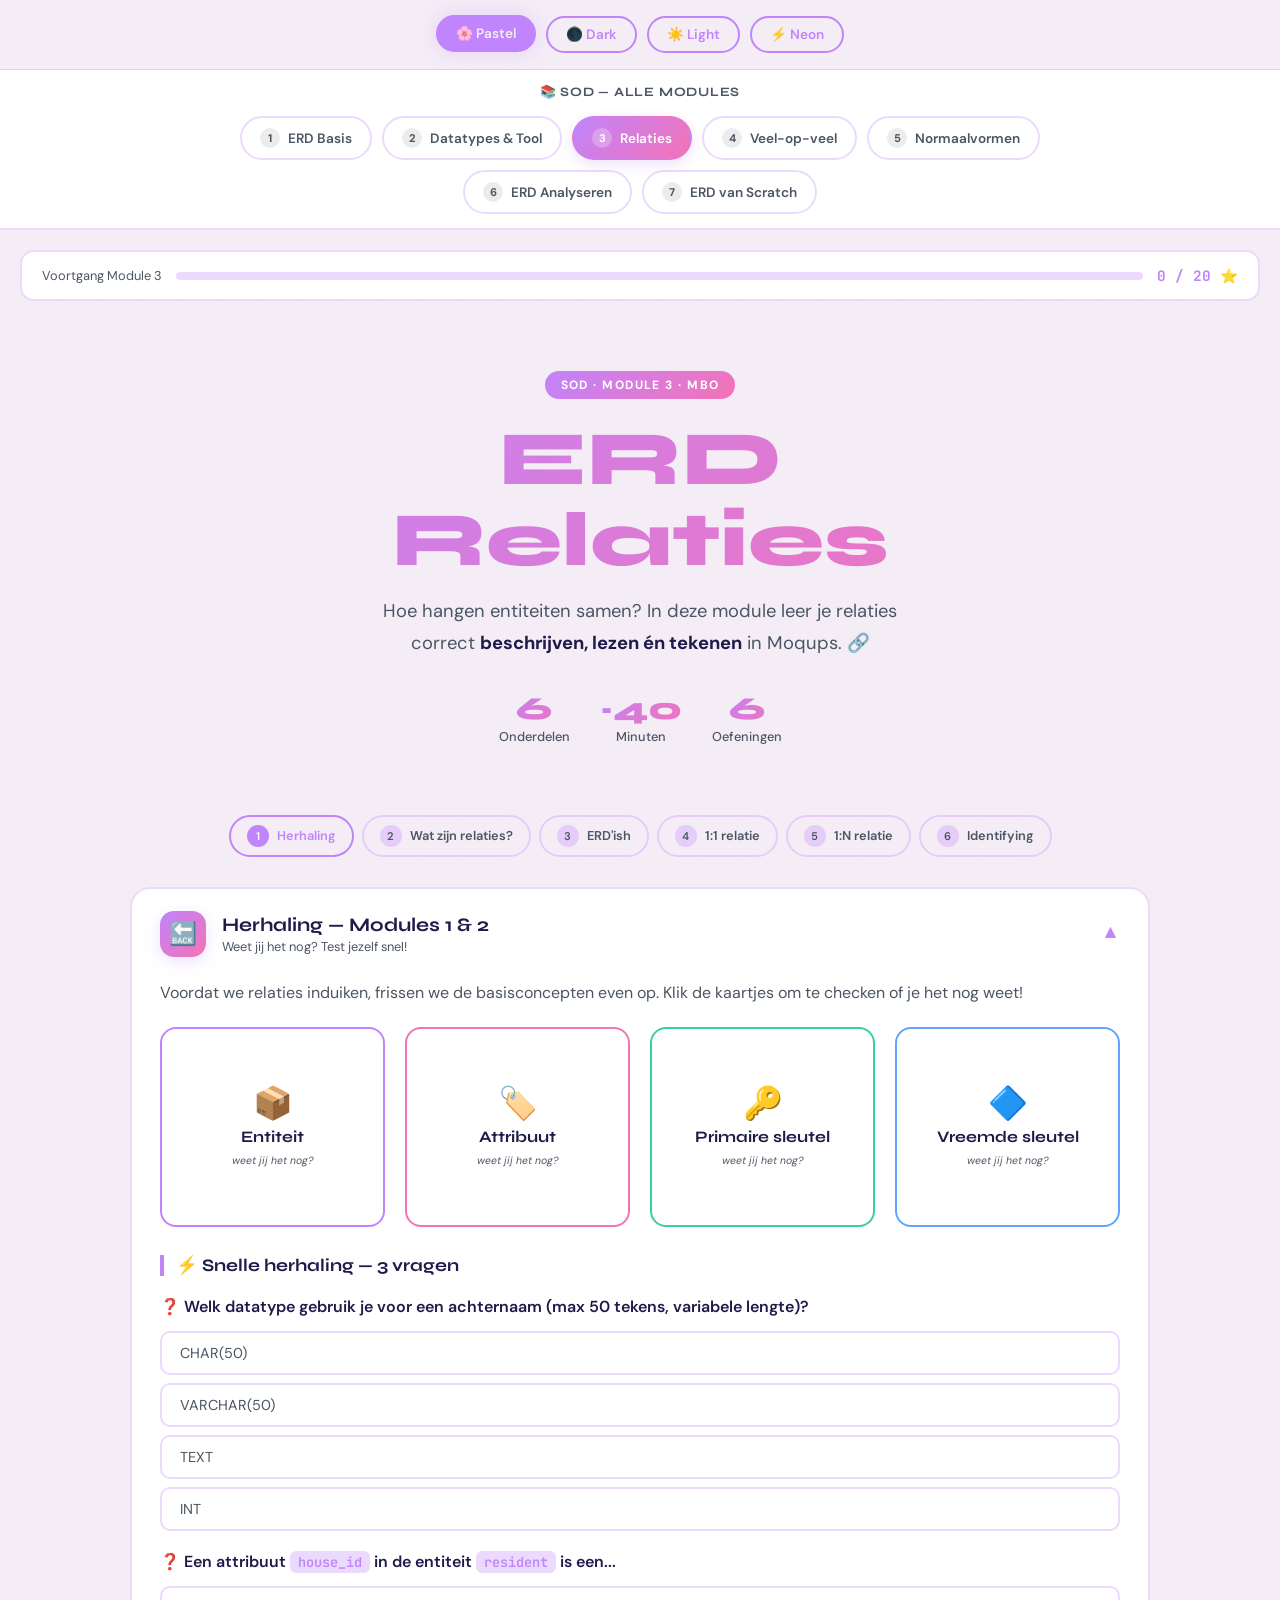
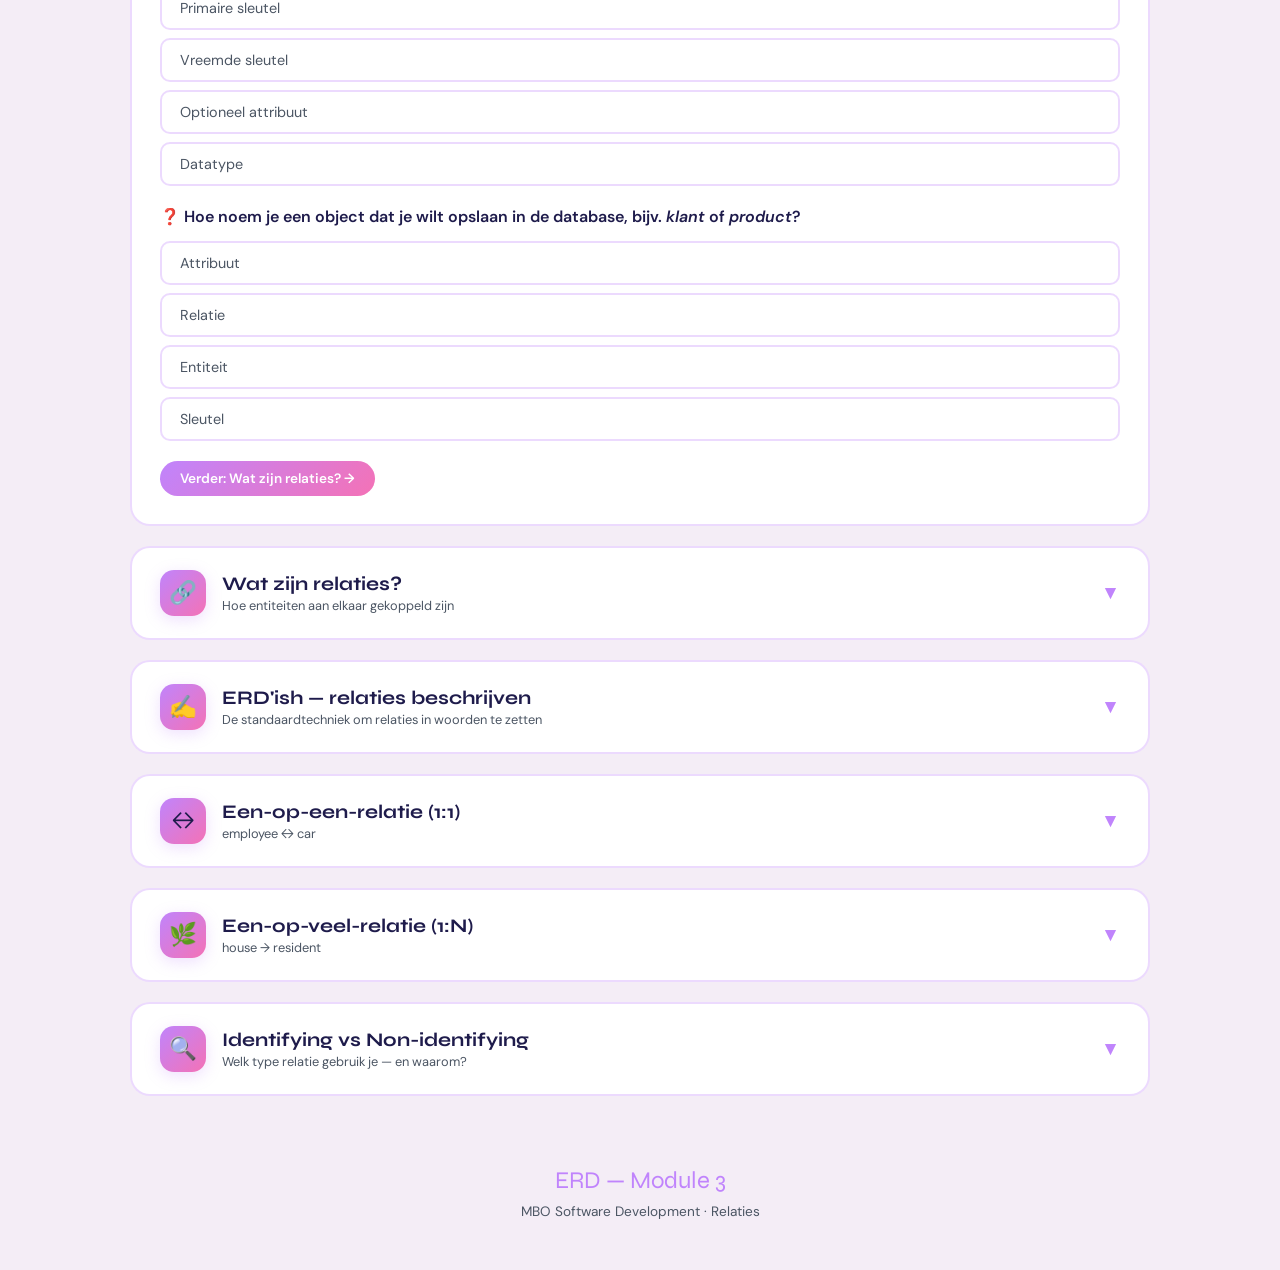
<file: module3.html>
<!DOCTYPE html>
<html lang="nl">
<head>
  <meta charset="UTF-8" />
  <meta name="viewport" content="width=device-width, initial-scale=1.0"/>
  <title>ERD Relaties | SOD Module 3</title>
  <link rel="preconnect" href="https://fonts.googleapis.com">
  <link href="https://fonts.googleapis.com/css2?family=Syne:wght@700;800&family=DM+Sans:wght@400;500;600&family=JetBrains+Mono:wght@400;700&display=swap" rel="stylesheet">
  <link rel="stylesheet" href="style.css">
</head>
<body data-theme="pastel">

<!-- ======================== THEME BAR ======================== -->
<div class="theme-bar">
  <button class="theme-btn active" onclick="setTheme('pastel', this)">🌸 Pastel</button>
  <button class="theme-btn" onclick="setTheme('dark', this)">🌑 Dark</button>
  <button class="theme-btn" onclick="setTheme('light', this)">☀️ Light</button>
  <button class="theme-btn" onclick="setTheme('neon', this)">⚡ Neon</button>
</div>

<!-- ======================== MODULE NAVIGATIE ======================== -->
<nav class="module-nav">
  <div class="module-nav-title">📚 SOD — Alle modules</div>
  <div class="module-nav-grid">
    <a class="module-pill" href="index.html"><span class="pill-num">1</span> ERD Basis</a>
    <a class="module-pill" href="module2.html"><span class="pill-num">2</span> Datatypes &amp; Tool</a>
    <a class="module-pill active" href="module3.html"><span class="pill-num">3</span> Relaties</a>
    <a class="module-pill" href="module4.html"><span class="pill-num">4</span> Veel-op-veel</a>
    <a class="module-pill" href="module5.html"><span class="pill-num">5</span> Normaalvormen</a>
    <a class="module-pill" href="module6.html"><span class="pill-num">6</span> ERD Analyseren</a>
    <a class="module-pill" href="module7.html"><span class="pill-num">7</span> ERD van Scratch</a>
  </div>
</nav>

<!-- ======================== SCORE BAR ======================== -->
<div class="score-bar">
  <span class="score-label">Voortgang Module 3</span>
  <div class="score-track"><div class="score-fill" id="scoreFill"></div></div>
  <span class="score-num" id="scoreNum">0 / 20 ⭐</span>
</div>

<!-- ======================== HERO ======================== -->
<div class="container">
  <div class="hero">
    <div class="hero-label">SOD · Module 3 · MBO</div>
    <h1>ERD<br>Relaties</h1>
    <p>Hoe hangen entiteiten samen? In deze module leer je relaties correct
       <strong>beschrijven, lezen én tekenen</strong> in Moqups. 🔗</p>
    <div class="hero-stats">
      <div class="stat"><div class="stat-num">6</div><div class="stat-label">Onderdelen</div></div>
      <div class="stat"><div class="stat-num">~40</div><div class="stat-label">Minuten</div></div>
      <div class="stat"><div class="stat-num">6</div><div class="stat-label">Oefeningen</div></div>
    </div>
  </div>

  <!-- PROGRESS STRIP -->
  <div class="progress-strip" id="progressStrip">
    <div class="prog-step active" onclick="scrollToCard(0)"><span class="num">1</span>Herhaling</div>
    <div class="prog-step" onclick="scrollToCard(1)"><span class="num">2</span>Wat zijn relaties?</div>
    <div class="prog-step" onclick="scrollToCard(2)"><span class="num">3</span>ERD'ish</div>
    <div class="prog-step" onclick="scrollToCard(3)"><span class="num">4</span>1:1 relatie</div>
    <div class="prog-step" onclick="scrollToCard(4)"><span class="num">5</span>1:N relatie</div>
    <div class="prog-step" onclick="scrollToCard(5)"><span class="num">6</span>Identifying</div>
  </div>

  <!-- ======================== SECTIONS ======================== -->
  <div class="sections" id="allCards">

    <!-- ==================== CARD 1 — HERHALING ==================== -->
    <div class="sec-card open" id="card0">
      <div class="sec-header" onclick="toggleCard(0)">
        <div class="sec-title-group">
          <div class="sec-icon">🔙</div>
          <div>
            <div class="sec-title">Herhaling — Modules 1 &amp; 2</div>
            <div class="sec-sub">Weet jij het nog? Test jezelf snel!</div>
          </div>
        </div>
        <span class="chevron">▼</span>
      </div>
      <div class="sec-body">
        <div class="sec-inner">

          <p>Voordat we relaties induiken, frissen we de basisconcepten even op. Klik de kaartjes om te checken of je het nog weet!</p>

          <div class="flip-grid">
            <div class="flip-card" onclick="flip(this)">
              <div class="flip-inner">
                <div class="flip-front">
                  <span class="flip-front-icon">📦</span>
                  <span class="flip-front-label">Entiteit</span>
                  <span class="flip-front-hint">weet jij het nog?</span>
                </div>
                <div class="flip-back">Een object of concept dat je wilt opslaan in de database. Bijv. <strong>student</strong>, <strong>product</strong> of <strong>order</strong>.</div>
              </div>
            </div>
            <div class="flip-card" onclick="flip(this)">
              <div class="flip-inner">
                <div class="flip-front">
                  <span class="flip-front-icon">🏷️</span>
                  <span class="flip-front-label">Attribuut</span>
                  <span class="flip-front-hint">weet jij het nog?</span>
                </div>
                <div class="flip-back">Een eigenschap van een entiteit. Bijv. <strong>firstname</strong>, <strong>email</strong> of <strong>birthday</strong>.</div>
              </div>
            </div>
            <div class="flip-card" onclick="flip(this)">
              <div class="flip-inner">
                <div class="flip-front">
                  <span class="flip-front-icon">🔑</span>
                  <span class="flip-front-label">Primaire sleutel</span>
                  <span class="flip-front-hint">weet jij het nog?</span>
                </div>
                <div class="flip-back">Een unieke identificatie per record in een entiteit. Altijd het attribuut <strong>id</strong> — nooit twee keer hetzelfde.</div>
              </div>
            </div>
            <div class="flip-card" onclick="flip(this)">
              <div class="flip-inner">
                <div class="flip-front">
                  <span class="flip-front-icon">🔷</span>
                  <span class="flip-front-label">Vreemde sleutel</span>
                  <span class="flip-front-hint">weet jij het nog?</span>
                </div>
                <div class="flip-back">Een attribuut dat verwijst naar de primaire sleutel van een andere entiteit. Bijv. <strong>house_id</strong> in de entiteit <strong>resident</strong>.</div>
              </div>
            </div>
          </div>

          <!-- Snelle quiz herhaling -->
          <h2 class="topic-title">⚡ Snelle herhaling — 3 vragen</h2>

          <div class="mcq">
            <div class="mcq-question">❓ Welk datatype gebruik je voor een achternaam (max 50 tekens, variabele lengte)?</div>
            <div class="mcq-options">
              <div class="mcq-opt" onclick="checkMCQ(this, false, 'r1')">CHAR(50)</div>
              <div class="mcq-opt" onclick="checkMCQ(this, true,  'r1')">VARCHAR(50)</div>
              <div class="mcq-opt" onclick="checkMCQ(this, false, 'r1')">TEXT</div>
              <div class="mcq-opt" onclick="checkMCQ(this, false, 'r1')">INT</div>
            </div>
            <div class="mcq-feedback" id="r1"></div>
          </div>

          <div class="mcq">
            <div class="mcq-question">❓ Een attribuut <code>house_id</code> in de entiteit <code>resident</code> is een...</div>
            <div class="mcq-options">
              <div class="mcq-opt" onclick="checkMCQ(this, false, 'r2')">Primaire sleutel</div>
              <div class="mcq-opt" onclick="checkMCQ(this, true,  'r2')">Vreemde sleutel</div>
              <div class="mcq-opt" onclick="checkMCQ(this, false, 'r2')">Optioneel attribuut</div>
              <div class="mcq-opt" onclick="checkMCQ(this, false, 'r2')">Datatype</div>
            </div>
            <div class="mcq-feedback" id="r2"></div>
          </div>

          <div class="mcq">
            <div class="mcq-question">❓ Hoe noem je een object dat je wilt opslaan in de database, bijv. <em>klant</em> of <em>product</em>?</div>
            <div class="mcq-options">
              <div class="mcq-opt" onclick="checkMCQ(this, false, 'r3')">Attribuut</div>
              <div class="mcq-opt" onclick="checkMCQ(this, false, 'r3')">Relatie</div>
              <div class="mcq-opt" onclick="checkMCQ(this, true,  'r3')">Entiteit</div>
              <div class="mcq-opt" onclick="checkMCQ(this, false, 'r3')">Sleutel</div>
            </div>
            <div class="mcq-feedback" id="r3"></div>
          </div>

          <div class="step-controls">
            <button class="btn filled" onclick="openNextCard(0)">Verder: Wat zijn relaties? →</button>
          </div>

        </div>
      </div>
    </div><!-- end card0 -->


    <!-- ==================== CARD 2 — WAT ZIJN RELATIES ==================== -->
    <div class="sec-card" id="card1">
      <div class="sec-header" onclick="toggleCard(1)">
        <div class="sec-title-group">
          <div class="sec-icon">🔗</div>
          <div>
            <div class="sec-title">Wat zijn relaties?</div>
            <div class="sec-sub">Hoe entiteiten aan elkaar gekoppeld zijn</div>
          </div>
        </div>
        <span class="chevron">▼</span>
      </div>
      <div class="sec-body">
        <div class="sec-inner">

          <p>Een ERD laat niet alleen zien <em>wát</em> je opslaat, maar ook <em>hoe</em> de gegevens samenhangen.
             Die verbindingen tussen entiteiten noemen we <strong>relaties</strong>.</p>

          <div class="hl-box info">
            <div class="box-title">📌 Definitie</div>
            Een <strong>relatie</strong> beschrijft hoe één entiteit verbonden is met een andere entiteit.
            In een ERD tekenen we relaties als lijnen tussen entiteiten, met symbolen die aangeven
            <em>hoe veel</em> records aan elkaar gekoppeld kunnen zijn.
          </div>

          <!-- Visueel: drie type relaties overzicht -->
          <h2 class="topic-title">De drie relatietypen</h2>

          <div style="display:flex; flex-direction:column; gap:14px; margin:16px 0;">

            <div style="display:flex; gap:14px; align-items:center; padding:16px; border-radius:12px; border:2px solid var(--accent1); background:rgba(192,132,252,.06);">
              <div style="flex-shrink:0;">
                <svg width="140" height="50" viewBox="0 0 140 50">
                  <rect x="4" y="14" width="44" height="22" rx="4" fill="none" stroke="var(--accent1)" stroke-width="2"/>
                  <text x="26" y="29" text-anchor="middle" font-family="JetBrains Mono,monospace" font-size="10" fill="var(--accent1)">A</text>
                  <line x1="48" y1="25" x2="92" y2="25" stroke="var(--text2)" stroke-width="2"/>
                  <line x1="48" y1="25" x2="56" y2="25" stroke="var(--accent1)" stroke-width="2.5"/>
                  <line x1="84" y1="25" x2="92" y2="25" stroke="var(--accent1)" stroke-width="2.5"/>
                  <!-- left: must+1 = || -->
                  <line x1="54" y1="18" x2="54" y2="32" stroke="var(--accent1)" stroke-width="2"/>
                  <line x1="58" y1="18" x2="58" y2="32" stroke="var(--accent1)" stroke-width="2"/>
                  <!-- right: must+1 = || -->
                  <line x1="82" y1="18" x2="82" y2="32" stroke="var(--accent1)" stroke-width="2"/>
                  <line x1="86" y1="18" x2="86" y2="32" stroke="var(--accent1)" stroke-width="2"/>
                  <rect x="92" y="14" width="44" height="22" rx="4" fill="none" stroke="var(--accent1)" stroke-width="2"/>
                  <text x="114" y="29" text-anchor="middle" font-family="JetBrains Mono,monospace" font-size="10" fill="var(--accent1)">B</text>
                </svg>
              </div>
              <div>
                <strong style="color:var(--accent1);">1:1 — Een-op-een</strong>
                <p style="font-size:.85rem; margin:4px 0 0;">Elk record in A hoort bij precies één record in B en andersom.<br>
                <span style="color:var(--text2);">Bijv. <em>employee</em> ↔ <em>car</em> (elke werknemer heeft max. 1 bedrijfswagen)</span></p>
              </div>
            </div>

            <div style="display:flex; gap:14px; align-items:center; padding:16px; border-radius:12px; border:2px solid var(--accent2); background:rgba(244,114,182,.06);">
              <div style="flex-shrink:0;">
                <svg width="140" height="50" viewBox="0 0 140 50">
                  <rect x="4" y="14" width="44" height="22" rx="4" fill="none" stroke="var(--accent2)" stroke-width="2"/>
                  <text x="26" y="29" text-anchor="middle" font-family="JetBrains Mono,monospace" font-size="10" fill="var(--accent2)">A</text>
                  <line x1="48" y1="25" x2="92" y2="25" stroke="var(--text2)" stroke-width="2"/>
                  <!-- left: must+1 = || -->
                  <line x1="54" y1="18" x2="54" y2="32" stroke="var(--accent2)" stroke-width="2"/>
                  <line x1="58" y1="18" x2="58" y2="32" stroke="var(--accent2)" stroke-width="2"/>
                  <!-- right: may+N = O< kraaienpoot -->
                  <circle cx="86" cy="25" r="5" fill="none" stroke="var(--accent2)" stroke-width="2"/>
                  <line x1="92" y1="19" x2="84" y2="25" stroke="var(--accent2)" stroke-width="2"/>
                  <line x1="92" y1="31" x2="84" y2="25" stroke="var(--accent2)" stroke-width="2"/>
                  <line x1="92" y1="25" x2="84" y2="25" stroke="var(--accent2)" stroke-width="2"/>
                  <rect x="92" y="14" width="44" height="22" rx="4" fill="none" stroke="var(--accent2)" stroke-width="2"/>
                  <text x="114" y="29" text-anchor="middle" font-family="JetBrains Mono,monospace" font-size="10" fill="var(--accent2)">B</text>
                </svg>
              </div>
              <div>
                <strong style="color:var(--accent2);">1:N — Een-op-veel</strong>
                <p style="font-size:.85rem; margin:4px 0 0;">Één record in A hoort bij meerdere records in B.<br>
                <span style="color:var(--text2);">Bijv. <em>house</em> → <em>resident</em> (één huis, meerdere bewoners)</span></p>
              </div>
            </div>

            <div style="display:flex; gap:14px; align-items:center; padding:16px; border-radius:12px; border:2px solid var(--border); background:var(--card-bg); opacity:.65;">
              <div style="flex-shrink:0;">
                <svg width="140" height="50" viewBox="0 0 140 50">
                  <rect x="4" y="14" width="44" height="22" rx="4" fill="none" stroke="var(--text2)" stroke-width="2"/>
                  <text x="26" y="29" text-anchor="middle" font-family="JetBrains Mono,monospace" font-size="10" fill="var(--text2)">A</text>
                  <line x1="48" y1="25" x2="92" y2="25" stroke="var(--text2)" stroke-width="2"/>
                  <!-- left kraaienpoot -->
                  <line x1="56" y1="19" x2="48" y2="25" stroke="var(--text2)" stroke-width="2"/>
                  <line x1="56" y1="31" x2="48" y2="25" stroke="var(--text2)" stroke-width="2"/>
                  <line x1="56" y1="25" x2="48" y2="25" stroke="var(--text2)" stroke-width="2"/>
                  <!-- right kraaienpoot -->
                  <line x1="92" y1="19" x2="84" y2="25" stroke="var(--text2)" stroke-width="2"/>
                  <line x1="92" y1="31" x2="84" y2="25" stroke="var(--text2)" stroke-width="2"/>
                  <line x1="92" y1="25" x2="84" y2="25" stroke="var(--text2)" stroke-width="2"/>
                  <rect x="92" y="14" width="44" height="22" rx="4" fill="none" stroke="var(--text2)" stroke-width="2"/>
                  <text x="114" y="29" text-anchor="middle" font-family="JetBrains Mono,monospace" font-size="10" fill="var(--text2)">B</text>
                </svg>
              </div>
              <div>
                <strong style="color:var(--text2);">M:N — Veel-op-veel</strong>
                <p style="font-size:.85rem; margin:4px 0 0; color:var(--text2);">Meerdere records in A horen bij meerdere records in B.<br>
                <span style="font-style:italic;">🔒 Wordt behandeld in een latere module.</span></p>
              </div>
            </div>

          </div>

          <div class="hl-box tip">
            <div class="box-title">💡 Vreemde sleutel = de brug</div>
            Een relatie in een ERD wordt in de database uitgewerkt met een <strong>vreemde sleutel (foreign key)</strong>.
            Die staat altijd aan de <em>veel-kant</em> van de relatie.<br><br>
            Naamgeving: <code>naamvantabel_id</code> → bijv. <code>house_id</code> in de tabel <code>resident</code>.
          </div>

          <div class="mcq">
            <div class="mcq-question">❓ Waar staat de vreemde sleutel in een 1:N relatie?</div>
            <div class="mcq-options">
              <div class="mcq-opt" onclick="checkMCQ(this, false, 'mcq1')">Aan de één-kant</div>
              <div class="mcq-opt" onclick="checkMCQ(this, true,  'mcq1')">Aan de veel-kant</div>
              <div class="mcq-opt" onclick="checkMCQ(this, false, 'mcq1')">In beide entiteiten</div>
              <div class="mcq-opt" onclick="checkMCQ(this, false, 'mcq1')">In geen van beide</div>
            </div>
            <div class="mcq-feedback" id="mcq1"></div>
          </div>

          <div class="step-controls">
            <button class="btn filled" onclick="openNextCard(1)">Volgende: ERD'ish techniek →</button>
          </div>

        </div>
      </div>
    </div><!-- end card1 -->


    <!-- ==================== CARD 3 — ERD'ISH ==================== -->
    <div class="sec-card" id="card2">
      <div class="sec-header" onclick="toggleCard(2)">
        <div class="sec-title-group">
          <div class="sec-icon">✍️</div>
          <div>
            <div class="sec-title">ERD'ish — relaties beschrijven</div>
            <div class="sec-sub">De standaardtechniek om relaties in woorden te zetten</div>
          </div>
        </div>
        <span class="chevron">▼</span>
      </div>
      <div class="sec-body">
        <div class="sec-inner">

          <p>Voordat je een relatie tekent, beschrijf je hem eerst in woorden. Daarvoor gebruik je de <strong>ERD'ish</strong> techniek — een vaste zinstructuur in het Engels.</p>

          <!-- De standaardzin visueel uitgelegd -->
          <div class="hl-box" style="border-color:var(--accent1); background:rgba(192,132,252,.08);">
            <div class="box-title" style="color:var(--accent1);">📐 De ERD'ish standaardzin</div>
            <div style="font-family:'JetBrains Mono',monospace; font-size:.95rem; line-height:2.4; margin:10px 0; text-align:center;">
              Each
              <span style="color:var(--accent1); font-weight:700; background:rgba(192,132,252,.2); padding:2px 8px; border-radius:6px;">Entity1</span>
              <span style="color:var(--accent2); font-weight:700; background:rgba(244,114,182,.2); padding:2px 8px; border-radius:6px;">may / must</span>
              <span style="color:var(--text2); font-style:italic;">relationname</span>
              <span style="color:var(--accent3); font-weight:700; background:rgba(52,211,153,.2); padding:2px 8px; border-radius:6px;">1 and only 1 / 1 or more</span>
              <span style="color:var(--accent1); font-weight:700; background:rgba(192,132,252,.2); padding:2px 8px; border-radius:6px;">Entity2</span>.
            </div>
          </div>

          <!-- Stap voor stap de keuzes uitleggen -->
          <div class="step-reveal" id="stepReveal1">

            <div class="step-reveal-item visible">
              <h2 class="topic-title">Keuze 1 — Optionaliteit: <code>may</code> of <code>must</code>?</h2>
              <div style="display:grid; grid-template-columns:1fr 1fr; gap:14px; margin:12px 0;">
                <div style="padding:16px; border-radius:12px; border:2px solid var(--accent2); background:rgba(244,114,182,.08); text-align:center;">
                  <div style="font-family:'JetBrains Mono',monospace; font-weight:700; font-size:1.1rem; color:var(--accent2); margin-bottom:8px;">may</div>
                  <p style="font-size:.85rem;">De relatie is <strong>optioneel</strong>.<br>Minimaal <strong>0</strong> — het hoeft niet.</p>
                  <div style="margin-top:10px; display:flex; justify-content:center;">
                    <svg width="60" height="36" viewBox="0 0 60 36">
                      <line x1="0" y1="18" x2="60" y2="18" stroke="var(--text2)" stroke-width="2"/>
                      <circle cx="12" cy="18" r="6" fill="none" stroke="var(--accent2)" stroke-width="2.5"/>
                      <line x1="22" y1="10" x2="22" y2="26" stroke="var(--accent2)" stroke-width="2.5"/>
                    </svg>
                  </div>
                  <div style="font-size:.7rem; color:var(--text2); margin-top:4px;">symbool: ○|</div>
                </div>
                <div style="padding:16px; border-radius:12px; border:2px solid var(--accent3); background:rgba(52,211,153,.08); text-align:center;">
                  <div style="font-family:'JetBrains Mono',monospace; font-weight:700; font-size:1.1rem; color:var(--accent3); margin-bottom:8px;">must</div>
                  <p style="font-size:.85rem;">De relatie is <strong>verplicht</strong>.<br>Minimaal <strong>1</strong> — het moet altijd.</p>
                  <div style="margin-top:10px; display:flex; justify-content:center;">
                    <svg width="60" height="36" viewBox="0 0 60 36">
                      <line x1="0" y1="18" x2="60" y2="18" stroke="var(--text2)" stroke-width="2"/>
                      <line x1="10" y1="10" x2="10" y2="26" stroke="var(--accent3)" stroke-width="2.5"/>
                      <line x1="18" y1="10" x2="18" y2="26" stroke="var(--accent3)" stroke-width="2.5"/>
                    </svg>
                  </div>
                  <div style="font-size:.7rem; color:var(--text2); margin-top:4px;">symbool: ||</div>
                </div>
              </div>
            </div>

            <div class="step-reveal-item">
              <h2 class="topic-title">Keuze 2 — Kardinaliteit: <code>1 and only 1</code> of <code>1 or more</code>?</h2>
              <div style="display:grid; grid-template-columns:1fr 1fr; gap:14px; margin:12px 0;">
                <div style="padding:16px; border-radius:12px; border:2px solid var(--accent1); background:rgba(192,132,252,.08); text-align:center;">
                  <div style="font-family:'JetBrains Mono',monospace; font-weight:700; font-size:.95rem; color:var(--accent1); margin-bottom:8px;">1 and only 1</div>
                  <p style="font-size:.85rem;">Maximaal <strong>1</strong> — nooit meer dan één record.</p>
                  <div style="margin-top:10px; display:flex; justify-content:center;">
                    <svg width="40" height="36" viewBox="0 0 40 36">
                      <line x1="0" y1="18" x2="40" y2="18" stroke="var(--text2)" stroke-width="2"/>
                      <line x1="28" y1="10" x2="28" y2="26" stroke="var(--accent1)" stroke-width="2.5"/>
                    </svg>
                  </div>
                  <div style="font-size:.7rem; color:var(--text2); margin-top:4px;">symbool: |</div>
                </div>
                <div style="padding:16px; border-radius:12px; border:2px solid var(--accent4); background:rgba(96,165,250,.08); text-align:center;">
                  <div style="font-family:'JetBrains Mono',monospace; font-weight:700; font-size:.95rem; color:var(--accent4); margin-bottom:8px;">1 or more</div>
                  <p style="font-size:.85rem;">Maximaal <strong>meerdere</strong> — het kraaienpootje.</p>
                  <div style="margin-top:10px; display:flex; justify-content:center;">
                    <svg width="40" height="36" viewBox="0 0 40 36">
                      <line x1="0" y1="18" x2="40" y2="18" stroke="var(--text2)" stroke-width="2"/>
                      <line x1="32" y1="10" x2="20" y2="18" stroke="var(--accent4)" stroke-width="2.5"/>
                      <line x1="32" y1="26" x2="20" y2="18" stroke="var(--accent4)" stroke-width="2.5"/>
                      <line x1="32" y1="18" x2="20" y2="18" stroke="var(--accent4)" stroke-width="2.5"/>
                    </svg>
                  </div>
                  <div style="font-size:.7rem; color:var(--text2); margin-top:4px;">symbool: &lt; (kraaienpoot)</div>
                </div>
              </div>
            </div>

            <div class="step-reveal-item">
              <h2 class="topic-title">De vier combinaties</h2>
              <table>
                <thead>
                  <tr><th>Optionaliteit</th><th>Kardinaliteit</th><th>Symbool</th><th>Betekenis</th></tr>
                </thead>
                <tbody>
                  <tr>
                    <td><code>may</code></td><td><code>1 and only 1</code></td>
                    <td><span style="font-family:'JetBrains Mono',monospace;">○|</span></td>
                    <td>0 of 1 — optioneel, max 1</td>
                  </tr>
                  <tr>
                    <td><code>must</code></td><td><code>1 and only 1</code></td>
                    <td><span style="font-family:'JetBrains Mono',monospace;">||</span></td>
                    <td>Exact 1 — altijd verplicht</td>
                  </tr>
                  <tr>
                    <td><code>may</code></td><td><code>1 or more</code></td>
                    <td><span style="font-family:'JetBrains Mono',monospace;">○&lt;</span></td>
                    <td>0 of meer — optioneel, meerdere mogelijk</td>
                  </tr>
                  <tr>
                    <td><code>must</code></td><td><code>1 or more</code></td>
                    <td><span style="font-family:'JetBrains Mono',monospace;">|&lt;</span></td>
                    <td>1 of meer — verplicht, meerdere mogelijk</td>
                  </tr>
                </tbody>
              </table>
            </div>

          </div>
          <div class="step-controls">
            <button class="btn" onclick="stepReveal('stepReveal1', -1)" id="stepReveal1-prev" style="display:none">← Terug</button>
            <button class="btn filled" onclick="stepReveal('stepReveal1', 1)" id="stepReveal1-next">Volgende →</button>
            <span class="step-counter" id="stepReveal1-counter">1 / 3</span>
          </div>

          <!-- ERD'ish BOUWER — interactieve zin samenstellen -->
          <h2 class="topic-title" style="margin-top:28px;">🔨 ERD'ish bouwer — bouw zelf de zin</h2>
          <p>Kies de juiste woorden en bouw de twee ERD'ish zinnen voor het voorbeeld: <strong>house → resident</strong>.</p>

          <div class="erdish-builder">
            <p style="font-size:.8rem; color:var(--text2); margin-bottom:14px;">Zinnen voor de 1:N relatie tussen <code>house</code> en <code>resident</code>:</p>

            <!-- Zin 1 -->
            <div class="erdish-sentence">
              <span>Each</span>
              <span class="erdish-entity">house</span>
              <select class="erdish-select" id="es1a">
                <option value="">-- kies --</option>
                <option value="may">may</option>
                <option value="must">must</option>
              </select>
              <span class="erdish-word">have</span>
              <select class="erdish-select" id="es1b">
                <option value="">-- kies --</option>
                <option value="1">1 and only 1</option>
                <option value="N">1 or more</option>
              </select>
              <span class="erdish-entity">resident</span>
              <span>.</span>
            </div>

            <!-- Zin 2 -->
            <div class="erdish-sentence">
              <span>Each</span>
              <span class="erdish-entity">resident</span>
              <select class="erdish-select" id="es2a">
                <option value="">-- kies --</option>
                <option value="may">may</option>
                <option value="must">must</option>
              </select>
              <span class="erdish-word">live in</span>
              <select class="erdish-select" id="es2b">
                <option value="">-- kies --</option>
                <option value="1">1 and only 1</option>
                <option value="N">1 or more</option>
              </select>
              <span class="erdish-entity">house</span>
              <span>.</span>
            </div>

            <button class="drag-btn" style="margin-top:14px;" onclick="checkErdish()">✅ Controleer</button>
            <div class="erdish-result" id="erdishResult"></div>
          </div>

          <div class="step-controls">
            <button class="btn filled" onclick="openNextCard(2)">Volgende: 1:1 relatie →</button>
          </div>

        </div>
      </div>
    </div><!-- end card2 -->


    <!-- ==================== CARD 4 — 1:1 RELATIE ==================== -->
    <div class="sec-card" id="card3">
      <div class="sec-header" onclick="toggleCard(3)">
        <div class="sec-title-group">
          <div class="sec-icon">↔️</div>
          <div>
            <div class="sec-title">Een-op-een-relatie (1:1)</div>
            <div class="sec-sub">employee ↔ car</div>
          </div>
        </div>
        <span class="chevron">▼</span>
      </div>
      <div class="sec-body">
        <div class="sec-inner">

          <p>Bij een <strong>1:1 relatie</strong> hoort elk record uit entiteit A bij precies één record uit entiteit B — en andersom.</p>

          <div class="hl-box quiz">
            <div class="box-title">🚗 Voorbeeld: employee ↔ car</div>
            Een werknemer kan maximaal <strong>één</strong> bedrijfswagen hebben, en elke bedrijfswagen hoort bij
            <strong>precies één</strong> werknemer.
          </div>

          <!-- ERD'ish zinnen -->
          <h2 class="topic-title">Stap 1 — De ERD'ish zinnen</h2>
          <div style="display:flex; flex-direction:column; gap:10px; margin:14px 0;">
            <div style="padding:14px 18px; border-radius:10px; border:2px solid var(--accent1); background:var(--code-bg); font-family:'JetBrains Mono',monospace; font-size:.9rem;">
              <span style="color:var(--text2)">1.</span>
              Each <span style="color:var(--accent1); font-weight:700;">employee</span>
              <span style="color:var(--accent2); font-weight:700;">may</span> have
              <span style="color:var(--accent3); font-weight:700;">1 and only 1</span>
              <span style="color:var(--accent1); font-weight:700;">car</span>.
              <span style="float:right; font-size:.7rem; color:var(--text2);">optioneel · max 1</span>
            </div>
            <div style="padding:14px 18px; border-radius:10px; border:2px solid var(--accent4); background:var(--code-bg); font-family:'JetBrains Mono',monospace; font-size:.9rem;">
              <span style="color:var(--text2)">2.</span>
              Each <span style="color:var(--accent4); font-weight:700;">car</span>
              <span style="color:var(--accent3); font-weight:700;">must</span> belong to
              <span style="color:var(--accent3); font-weight:700;">1 and only 1</span>
              <span style="color:var(--accent4); font-weight:700;">employee</span>.
              <span style="float:right; font-size:.7rem; color:var(--text2);">verplicht · max 1</span>
            </div>
          </div>

          <!-- Symbolen uitgelegd -->
          <h2 class="topic-title">Stap 2 — De symbolen lezen</h2>
          <div class="hl-box info">
            <div class="box-title">📖 Volgorde van lezen</div>
            Je leest de symbolen van <strong>buiten naar binnen</strong> — het eerste symbool is de optionaliteit, het tweede de kardinaliteit.<br><br>
            <div style="display:flex; flex-wrap:wrap; gap:16px; margin-top:8px; font-family:'JetBrains Mono',monospace; font-size:.85rem;">
              <div><span style="color:var(--accent2);">○</span> = may (optioneel)</div>
              <div><span style="color:var(--accent3);">|</span> = must (verplicht)</div>
              <div><span style="color:var(--accent1);">|</span> = 1 and only 1</div>
              <div><span style="color:var(--accent4);">&lt;</span> = 1 or more (kraaienpoot)</div>
            </div>
          </div>

          <!-- SVG visualisatie 1:1 -->
          <h2 class="topic-title">Stap 3 — Het ERD in Moqups</h2>
          <div class="rel-svg-wrap">
            <svg width="580" height="160" viewBox="0 0 580 160" style="max-width:100%; height:auto;">
              <!-- employee entiteit -->
              <rect x="20" y="20" width="180" height="120" rx="6" fill="var(--card-bg)" stroke="var(--accent1)" stroke-width="2"/>
              <rect x="20" y="20" width="180" height="32" rx="6" fill="var(--accent1)"/>
              <rect x="20" y="38" width="180" height="14" fill="var(--accent1)"/>
              <text x="110" y="42" text-anchor="middle" font-family="JetBrains Mono,monospace" font-size="13" font-weight="700" fill="var(--bg)">employee</text>
              <text x="34" y="72"  font-family="JetBrains Mono,monospace" font-size="11" fill="#fbbf24">🔑 id</text>
              <text x="34" y="92"  font-family="JetBrains Mono,monospace" font-size="11" fill="var(--text2)">◆ firstname</text>
              <text x="34" y="112" font-family="JetBrains Mono,monospace" font-size="11" fill="var(--text2)">◆ lastname</text>

              <!-- car entiteit -->
              <rect x="380" y="20" width="180" height="120" rx="6" fill="var(--card-bg)" stroke="var(--accent4)" stroke-width="2"/>
              <rect x="380" y="20" width="180" height="32" rx="6" fill="var(--accent4)"/>
              <rect x="380" y="38" width="180" height="14" fill="var(--accent4)"/>
              <text x="470" y="42" text-anchor="middle" font-family="JetBrains Mono,monospace" font-size="13" font-weight="700" fill="var(--bg)">car</text>
              <text x="394" y="72"  font-family="JetBrains Mono,monospace" font-size="11" fill="#fbbf24">🔑 id</text>
              <text x="394" y="92"  font-family="JetBrains Mono,monospace" font-size="11" fill="var(--text2)">◆ licensplate</text>
              <text x="394" y="112" font-family="JetBrains Mono,monospace" font-size="11" fill="#f87171">🔷 employee_id</text>

              <!-- relatie lijn -->
              <line x1="200" y1="80" x2="380" y2="80" stroke="var(--text2)" stroke-width="2.5" stroke-dasharray="6,3"/>

              <!-- employee-kant: may + 1 = ○| -->
              <circle cx="218" cy="80" r="7" fill="none" stroke="var(--accent2)" stroke-width="2.5"/>
              <line x1="228" y1="70" x2="228" y2="90" stroke="var(--accent1)" stroke-width="2.5"/>

              <!-- car-kant: must + 1 = || -->
              <line x1="352" y1="70" x2="352" y2="90" stroke="var(--accent3)" stroke-width="2.5"/>
              <line x1="362" y1="70" x2="362" y2="90" stroke="var(--accent3)" stroke-width="2.5"/>

              <!-- labels -->
              <text x="235" y="68" font-family="JetBrains Mono,monospace" font-size="10" fill="var(--accent2)">may · 1</text>
              <text x="320" y="68" font-family="JetBrains Mono,monospace" font-size="10" fill="var(--accent3)">must · 1</text>

              <!-- annotatie FK -->
              <text x="394" y="130" font-family="DM Sans,sans-serif" font-size="10" fill="var(--text2)" font-style="italic">FK verwijst naar employee.id</text>
            </svg>
          </div>

          <div class="hl-box tip">
            <div class="box-title">📌 FK staat bij car, niet bij employee</div>
            De vreemde sleutel <code>employee_id</code> staat in de tabel <strong>car</strong> — want een auto <em>hoort bij</em> een werknemer.
            In Moqups zie je dit als een extra rij met een 🔷 symbool ervoor.
          </div>

          <!-- Scenario opdracht -->
          <h2 class="topic-title">🎮 Scenario opdracht</h2>
          <div class="scenario-card" id="sc1">
            <div class="scenario-q">🧠 Een <strong>persoon</strong> heeft maximaal één <strong>paspoort</strong>. Elk paspoort hoort bij precies één persoon. Welk relatietype is dit?</div>
            <div class="scenario-opts">
              <button class="scenario-btn" onclick="checkScenario('sc1', this, true)">1:1</button>
              <button class="scenario-btn" onclick="checkScenario('sc1', this, false)">1:N</button>
              <button class="scenario-btn" onclick="checkScenario('sc1', this, false)">M:N</button>
            </div>
            <div class="scenario-feedback" id="sc1-fb"></div>
          </div>

          <div class="step-controls">
            <button class="btn filled" onclick="openNextCard(3)">Volgende: 1:N relatie →</button>
          </div>

        </div>
      </div>
    </div><!-- end card3 -->


    <!-- ==================== CARD 5 — 1:N RELATIE ==================== -->
    <div class="sec-card" id="card4">
      <div class="sec-header" onclick="toggleCard(4)">
        <div class="sec-title-group">
          <div class="sec-icon">🌿</div>
          <div>
            <div class="sec-title">Een-op-veel-relatie (1:N)</div>
            <div class="sec-sub">house → resident</div>
          </div>
        </div>
        <span class="chevron">▼</span>
      </div>
      <div class="sec-body">
        <div class="sec-inner">

          <p>Bij een <strong>1:N relatie</strong> hoort één record in entiteit A bij <em>meerdere</em> records in entiteit B. Dit is de meest voorkomende relatie in databases.</p>

          <div class="hl-box quiz">
            <div class="box-title">🏠 Voorbeeld: house → resident</div>
            Één huis kan meerdere bewoners hebben. Maar elke bewoner woont in
            <strong>precies één</strong> huis — nooit in twee tegelijk.
          </div>

          <!-- ERD'ish zinnen -->
          <h2 class="topic-title">Stap 1 — De ERD'ish zinnen</h2>
          <div style="display:flex; flex-direction:column; gap:10px; margin:14px 0;">
            <div style="padding:14px 18px; border-radius:10px; border:2px solid var(--accent1); background:var(--code-bg); font-family:'JetBrains Mono',monospace; font-size:.9rem;">
              <span style="color:var(--text2)">1.</span>
              Each <span style="color:var(--accent1); font-weight:700;">house</span>
              <span style="color:var(--accent2); font-weight:700;">may</span> have
              <span style="color:var(--accent4); font-weight:700;">1 or more</span>
              <span style="color:var(--accent1); font-weight:700;">residents</span>.
              <span style="float:right; font-size:.7rem; color:var(--text2);">optioneel · meerdere</span>
            </div>
            <div style="padding:14px 18px; border-radius:10px; border:2px solid var(--accent2); background:var(--code-bg); font-family:'JetBrains Mono',monospace; font-size:.9rem;">
              <span style="color:var(--text2)">2.</span>
              Each <span style="color:var(--accent2); font-weight:700;">resident</span>
              <span style="color:var(--accent3); font-weight:700;">must</span> live in
              <span style="color:var(--accent3); font-weight:700;">1 and only 1</span>
              <span style="color:var(--accent1); font-weight:700;">house</span>.
              <span style="float:right; font-size:.7rem; color:var(--text2);">verplicht · max 1</span>
            </div>
          </div>

          <!-- SVG visualisatie 1:N -->
          <h2 class="topic-title">Stap 2 — Het ERD in Moqups</h2>
          <div class="rel-svg-wrap">
            <svg width="580" height="170" viewBox="0 0 580 170" style="max-width:100%; height:auto;">
              <!-- house entiteit -->
              <rect x="20" y="20" width="180" height="110" rx="6" fill="var(--card-bg)" stroke="var(--accent1)" stroke-width="2"/>
              <rect x="20" y="20" width="180" height="32" rx="6" fill="var(--accent1)"/>
              <rect x="20" y="38" width="180" height="14" fill="var(--accent1)"/>
              <text x="110" y="42" text-anchor="middle" font-family="JetBrains Mono,monospace" font-size="13" font-weight="700" fill="var(--bg)">house</text>
              <text x="34" y="72"  font-family="JetBrains Mono,monospace" font-size="11" fill="#fbbf24">🔑 id</text>
              <text x="34" y="92"  font-family="JetBrains Mono,monospace" font-size="11" fill="var(--text2)">◆ street</text>
              <text x="34" y="112" font-family="JetBrains Mono,monospace" font-size="11" fill="var(--text2)">◆ city</text>

              <!-- resident entiteit -->
              <rect x="380" y="20" width="180" height="130" rx="6" fill="var(--card-bg)" stroke="var(--accent2)" stroke-width="2"/>
              <rect x="380" y="20" width="180" height="32" rx="6" fill="var(--accent2)"/>
              <rect x="380" y="38" width="180" height="14" fill="var(--accent2)"/>
              <text x="470" y="42" text-anchor="middle" font-family="JetBrains Mono,monospace" font-size="13" font-weight="700" fill="white">resident</text>
              <text x="394" y="72"  font-family="JetBrains Mono,monospace" font-size="11" fill="#fbbf24">🔑 id</text>
              <text x="394" y="92"  font-family="JetBrains Mono,monospace" font-size="11" fill="var(--text2)">◆ firstname</text>
              <text x="394" y="112" font-family="JetBrains Mono,monospace" font-size="11" fill="var(--text2)">◆ lastname</text>
              <text x="394" y="132" font-family="JetBrains Mono,monospace" font-size="11" fill="#f87171">🔷 house_id</text>

              <!-- relatie lijn (gestippeld = non-identifying) -->
              <line x1="200" y1="82" x2="380" y2="82" stroke="var(--text2)" stroke-width="2.5" stroke-dasharray="6,3"/>

              <!-- house-kant: may + N = ○< -->
              <circle cx="218" cy="82" r="7" fill="none" stroke="var(--accent2)" stroke-width="2.5"/>
              <!-- kraaienpoot -->
              <line x1="232" y1="72" x2="220" y2="82" stroke="var(--accent4)" stroke-width="2.5"/>
              <line x1="232" y1="92" x2="220" y2="82" stroke="var(--accent4)" stroke-width="2.5"/>
              <line x1="232" y1="82" x2="220" y2="82" stroke="var(--accent4)" stroke-width="2.5"/>

              <!-- resident-kant: must + 1 = || -->
              <line x1="350" y1="72" x2="350" y2="92" stroke="var(--accent3)" stroke-width="2.5"/>
              <line x1="360" y1="72" x2="360" y2="92" stroke="var(--accent3)" stroke-width="2.5"/>

              <!-- labels -->
              <text x="238" y="68" font-family="JetBrains Mono,monospace" font-size="10" fill="var(--accent2)">may · N ○&lt;</text>
              <text x="308" y="68" font-family="JetBrains Mono,monospace" font-size="10" fill="var(--accent3)">must · 1 ||</text>

              <!-- annotatie FK -->
              <text x="394" y="155" font-family="DM Sans,sans-serif" font-size="10" fill="var(--text2)" font-style="italic">FK verwijst naar house.id</text>
            </svg>
          </div>

          <!-- Volgorde lezen uitgelegd -->
          <div class="hl-box info">
            <div class="box-title">📖 Symbolen lezen — van buiten naar binnen</div>
            <div style="display:flex; gap:20px; flex-wrap:wrap; margin-top:8px;">
              <div>
                <strong>Van <code>house</code> naar <code>resident</code>:</strong><br>
                <code style="color:var(--accent2);">○</code> = may → optioneel<br>
                <code style="color:var(--accent4);">&lt;</code> = 1 or more → kraaienpoot
              </div>
              <div>
                <strong>Van <code>resident</code> naar <code>house</code>:</strong><br>
                <code style="color:var(--accent3);">|</code> = must → verplicht<br>
                <code style="color:var(--accent3);">|</code> = 1 and only 1 → max 1
              </div>
            </div>
          </div>

          <!-- Scenario opdrachten -->
          <h2 class="topic-title">🎮 Scenario opdrachten</h2>

          <div class="scenario-card" id="sc2">
            <div class="scenario-q">🧠 Een <strong>leraar</strong> geeft les aan meerdere <strong>studenten</strong>. Elke student heeft precies één mentor-leraar. Welk relatietype?</div>
            <div class="scenario-opts">
              <button class="scenario-btn" onclick="checkScenario('sc2', this, false)">1:1</button>
              <button class="scenario-btn" onclick="checkScenario('sc2', this, true)">1:N</button>
              <button class="scenario-btn" onclick="checkScenario('sc2', this, false)">M:N</button>
            </div>
            <div class="scenario-feedback" id="sc2-fb"></div>
          </div>

          <div class="scenario-card" id="sc3">
            <div class="scenario-q">🧠 Een <strong>afdeling</strong> heeft meerdere <strong>werknemers</strong>. Elke werknemer werkt bij precies één afdeling. Wat is de ERD'ish zin voor de <em>werknemer → afdeling kant</em>?</div>
            <div class="scenario-opts">
              <button class="scenario-btn" onclick="checkScenario('sc3', this, false)">Each employee may have 1 or more department.</button>
              <button class="scenario-btn" onclick="checkScenario('sc3', this, true)">Each employee must belong to 1 and only 1 department.</button>
              <button class="scenario-btn" onclick="checkScenario('sc3', this, false)">Each employee may belong to 1 and only 1 department.</button>
            </div>
            <div class="scenario-feedback" id="sc3-fb"></div>
          </div>

          <div class="mcq">
            <div class="mcq-question">❓ Waar staat de vreemde sleutel <code>house_id</code> in het bovenstaande ERD?</div>
            <div class="mcq-options">
              <div class="mcq-opt" onclick="checkMCQ(this, false, 'mcq2')">In de entiteit <code>house</code></div>
              <div class="mcq-opt" onclick="checkMCQ(this, true,  'mcq2')">In de entiteit <code>resident</code></div>
              <div class="mcq-opt" onclick="checkMCQ(this, false, 'mcq2')">In beide entiteiten</div>
              <div class="mcq-opt" onclick="checkMCQ(this, false, 'mcq2')">Nergens — FK's bestaan niet in een ERD</div>
            </div>
            <div class="mcq-feedback" id="mcq2"></div>
          </div>

          <div class="step-controls">
            <button class="btn filled" onclick="openNextCard(4)">Volgende: Identifying relaties →</button>
          </div>

        </div>
      </div>
    </div><!-- end card4 -->


    <!-- ==================== CARD 6 — IDENTIFYING VS NON-IDENTIFYING ==================== -->
    <div class="sec-card" id="card5">
      <div class="sec-header" onclick="toggleCard(5)">
        <div class="sec-title-group">
          <div class="sec-icon">🔍</div>
          <div>
            <div class="sec-title">Identifying vs Non-identifying</div>
            <div class="sec-sub">Welk type relatie gebruik je — en waarom?</div>
          </div>
        </div>
        <span class="chevron">▼</span>
      </div>
      <div class="sec-body">
        <div class="sec-inner">

          <p>In tools zoals Moqups en MySQL Workbench kun je kiezen tussen twee soorten relatielijnen.
             Het verschil zit in hoe de <strong>vreemde sleutel</strong> zich verhoudt tot de <strong>primaire sleutel</strong>.</p>

          <!-- Visueel vergelijk -->
          <div class="id-compare">
            <div class="id-box non">
              <div class="id-box-title">✅ Non-identifying (aanbevolen)</div>
              <p style="font-size:.85rem; margin-bottom:10px;">De FK is <strong>geen deel</strong> van de PK. Elke tabel heeft zijn eigen <code>id</code>.</p>
              <div style="background:var(--code-bg); border-radius:8px; padding:10px; font-family:'JetBrains Mono',monospace; font-size:.75rem; line-height:1.8;">
                <div style="color:#fbbf24;">section: <span style="color:var(--accent3);">PK = id</span></div>
                <div style="color:var(--text2);">FK = library_id</div>
                <div style="margin-top:6px; color:#fbbf24;">shelf: <span style="color:var(--accent3);">PK = id</span></div>
                <div style="color:var(--text2);">FK = section_id</div>
                <div style="margin-top:6px; color:#fbbf24;">book: <span style="color:var(--accent3);">PK = id</span></div>
                <div style="color:var(--text2);">FK = shelf_id</div>
              </div>
              <div style="margin-top:10px; font-size:.8rem; color:var(--accent3);">✔ Eenvoudig · overzichtelijk · makkelijk te querien</div>
            </div>
            <div class="id-box ident">
              <div class="id-box-title">⚠️ Identifying (vermijden)</div>
              <p style="font-size:.85rem; margin-bottom:10px;">De FK <strong>maakt deel uit</strong> van de samengestelde PK. Wordt steeds complexer.</p>
              <div style="background:var(--code-bg); border-radius:8px; padding:10px; font-family:'JetBrains Mono',monospace; font-size:.75rem; line-height:1.8;">
                <div style="color:#fbbf24;">section: <span style="color:#f87171;">PK = id + library_id</span></div>
                <div style="margin-top:6px; color:#fbbf24;">shelf: <span style="color:#f87171;">PK = id + section_id + section_library_id</span></div>
                <div style="margin-top:6px; color:#fbbf24;">book: <span style="color:#f87171;">PK = id + shelf_id + shelf_section_id + shelf_section_library_id</span></div>
              </div>
              <div style="margin-top:10px; font-size:.8rem; color:#f87171;">✘ Groeit snel · moeilijk te querien · foutgevoelig</div>
            </div>
          </div>

          <!-- Stap voor stap: visueel in Moqups -->
          <div class="step-reveal" id="stepReveal2">
            <div class="step-reveal-item visible">
              <h2 class="topic-title">Hoe maak je een relatie in Moqups?</h2>
              <div class="hl-box tip">
                <div class="box-title">🖱️ Stap 1 — Verbinding tekenen</div>
                <ol style="margin:10px 0 0 16px; line-height:2.2;">
                  <li>Hover over de rand van een entiteit — je ziet een verbindingspunt verschijnen</li>
                  <li>Klik en sleep naar de andere entiteit</li>
                  <li>Er verschijnt automatisch een relatie-lijn</li>
                </ol>
              </div>
            </div>

            <div class="step-reveal-item">
              <div class="hl-box" style="border-color:var(--accent2); background:rgba(244,114,182,.08)">
                <div class="box-title" style="color:var(--accent2)">⚙️ Stap 2 — Relatietype instellen</div>
                <ol style="margin:10px 0 0 16px; line-height:2.2;">
                  <li>Klik op de relatie-lijn om hem te selecteren</li>
                  <li>In het rechter paneel zie je de <strong>relatie-eigenschappen</strong></li>
                  <li>Kies het type: <strong>1:1</strong> of <strong>1:N</strong></li>
                  <li>Stel per kant in: <strong>mandatory</strong> (must) of <strong>optional</strong> (may)</li>
                </ol>
                <div class="hl-box warn" style="margin-top:10px; padding:10px 14px;">
                  <div class="box-title" style="font-size:.75rem;">💡 Non-identifying in Moqups</div>
                  Kies altijd voor een <strong>gestippelde lijn</strong> (non-identifying).
                  Dit is de standaard instelling en de aanbevolen aanpak.
                </div>
              </div>
            </div>

            <div class="step-reveal-item">
              <div class="hl-box" style="border-color:var(--accent3); background:rgba(52,211,153,.08)">
                <div class="box-title" style="color:var(--accent3)">🔷 Stap 3 — FK automatisch of handmatig</div>
                <p style="margin:8px 0;">Moqups voegt soms automatisch een FK-attribuut toe. Controleer altijd:</p>
                <ul style="margin:8px 0 0 16px; line-height:2.2;">
                  <li>Staat de FK aan de <strong>veel-kant</strong>? (bij 1:N) ✅</li>
                  <li>Heet de FK <strong>naamvantabel_id</strong>? (bijv. <code>house_id</code>) ✅</li>
                  <li>Is de FK gemarkeerd met 🔷? ✅</li>
                </ul>
              </div>

              <!-- ERD voorbeeld non-identifying library -->
              <div class="erd-canvas" style="margin-top:16px; overflow-x:auto;">
                <div style="font-family:'JetBrains Mono',monospace; font-size:.8rem; color:var(--text2); margin-bottom:12px;">
                  // Non-identifying: library → section → shelf → book
                </div>
                <svg width="640" height="100" viewBox="0 0 640 100" style="max-width:100%; height:auto;">
                  <!-- library -->
                  <rect x="10" y="20" width="110" height="60" rx="4" fill="var(--card-bg)" stroke="var(--accent1)" stroke-width="2"/>
                  <rect x="10" y="20" width="110" height="24" rx="4" fill="var(--accent1)"/>
                  <rect x="10" y="32" width="110" height="12" fill="var(--accent1)"/>
                  <text x="65" y="37" text-anchor="middle" font-family="JetBrains Mono,monospace" font-size="10" font-weight="700" fill="var(--bg)">library</text>
                  <text x="18" y="58" font-family="JetBrains Mono,monospace" font-size="9" fill="#fbbf24">🔑 id</text>

                  <!-- section -->
                  <rect x="170" y="20" width="130" height="60" rx="4" fill="var(--card-bg)" stroke="var(--accent2)" stroke-width="2"/>
                  <rect x="170" y="20" width="130" height="24" rx="4" fill="var(--accent2)"/>
                  <rect x="170" y="32" width="130" height="12" fill="var(--accent2)"/>
                  <text x="235" y="37" text-anchor="middle" font-family="JetBrains Mono,monospace" font-size="10" font-weight="700" fill="white">section</text>
                  <text x="178" y="58" font-family="JetBrains Mono,monospace" font-size="9" fill="#fbbf24">🔑 id</text>
                  <text x="178" y="72" font-family="JetBrains Mono,monospace" font-size="9" fill="#f87171">🔷 library_id</text>

                  <!-- shelf -->
                  <rect x="360" y="20" width="120" height="60" rx="4" fill="var(--card-bg)" stroke="var(--accent3)" stroke-width="2"/>
                  <rect x="360" y="20" width="120" height="24" rx="4" fill="var(--accent3)"/>
                  <rect x="360" y="32" width="120" height="12" fill="var(--accent3)"/>
                  <text x="420" y="37" text-anchor="middle" font-family="JetBrains Mono,monospace" font-size="10" font-weight="700" fill="var(--bg)">shelf</text>
                  <text x="368" y="58" font-family="JetBrains Mono,monospace" font-size="9" fill="#fbbf24">🔑 id</text>
                  <text x="368" y="72" font-family="JetBrains Mono,monospace" font-size="9" fill="#f87171">🔷 section_id</text>

                  <!-- book -->
                  <rect x="530" y="20" width="100" height="60" rx="4" fill="var(--card-bg)" stroke="var(--accent4)" stroke-width="2"/>
                  <rect x="530" y="20" width="100" height="24" rx="4" fill="var(--accent4)"/>
                  <rect x="530" y="32" width="100" height="12" fill="var(--accent4)"/>
                  <text x="580" y="37" text-anchor="middle" font-family="JetBrains Mono,monospace" font-size="10" font-weight="700" fill="var(--bg)">book</text>
                  <text x="538" y="58" font-family="JetBrains Mono,monospace" font-size="9" fill="#fbbf24">🔑 id</text>
                  <text x="538" y="72" font-family="JetBrains Mono,monospace" font-size="9" fill="#f87171">🔷 shelf_id</text>

                  <!-- lijnen -->
                  <line x1="120" y1="50" x2="170" y2="50" stroke="var(--text2)" stroke-width="2" stroke-dasharray="5,3"/>
                  <line x1="300" y1="50" x2="360" y2="50" stroke="var(--text2)" stroke-width="2" stroke-dasharray="5,3"/>
                  <line x1="480" y1="50" x2="530" y2="50" stroke="var(--text2)" stroke-width="2" stroke-dasharray="5,3"/>

                  <!-- kraaienpoten rechts -->
                  <line x1="170" y1="44" x2="158" y2="50" stroke="var(--accent4)" stroke-width="2"/>
                  <line x1="170" y1="56" x2="158" y2="50" stroke="var(--accent4)" stroke-width="2"/>
                  <line x1="170" y1="50" x2="158" y2="50" stroke="var(--accent4)" stroke-width="2"/>
                  <line x1="360" y1="44" x2="348" y2="50" stroke="var(--accent4)" stroke-width="2"/>
                  <line x1="360" y1="56" x2="348" y2="50" stroke="var(--accent4)" stroke-width="2"/>
                  <line x1="360" y1="50" x2="348" y2="50" stroke="var(--accent4)" stroke-width="2"/>
                  <line x1="530" y1="44" x2="518" y2="50" stroke="var(--accent4)" stroke-width="2"/>
                  <line x1="530" y1="56" x2="518" y2="50" stroke="var(--accent4)" stroke-width="2"/>
                  <line x1="530" y1="50" x2="518" y2="50" stroke="var(--accent4)" stroke-width="2"/>
                  <!-- streepjes links -->
                  <line x1="124" y1="44" x2="124" y2="56" stroke="var(--accent3)" stroke-width="2"/>
                  <line x1="130" y1="44" x2="130" y2="56" stroke="var(--accent3)" stroke-width="2"/>
                  <line x1="304" y1="44" x2="304" y2="56" stroke="var(--accent3)" stroke-width="2"/>
                  <line x1="310" y1="44" x2="310" y2="56" stroke="var(--accent3)" stroke-width="2"/>
                  <line x1="484" y1="44" x2="484" y2="56" stroke="var(--accent3)" stroke-width="2"/>
                  <line x1="490" y1="44" x2="490" y2="56" stroke="var(--accent3)" stroke-width="2"/>
                </svg>
                <div style="font-size:.75rem; color:var(--accent3); margin-top:8px;">✅ Elke tabel heeft zijn eigen PK (id) — simpel en overzichtelijk</div>
              </div>
            </div>
          </div>
          <div class="step-controls">
            <button class="btn" onclick="stepReveal('stepReveal2', -1)" id="stepReveal2-prev" style="display:none">← Terug</button>
            <button class="btn filled" onclick="stepReveal('stepReveal2', 1)" id="stepReveal2-next">Volgende stap →</button>
            <span class="step-counter" id="stepReveal2-counter">1 / 3</span>
          </div>

          <!-- Laatste MCQ -->
          <div class="mcq" style="margin-top:24px">
            <div class="mcq-question">❓ Wat is het verschil tussen een identifying en non-identifying relatie?</div>
            <div class="mcq-options">
              <div class="mcq-opt" onclick="checkMCQ(this, false, 'mcq3')">Bij identifying gebruik je een gestippelde lijn, bij non-identifying een vaste lijn</div>
              <div class="mcq-opt" onclick="checkMCQ(this, true,  'mcq3')">Bij identifying maakt de FK deel uit van de samengestelde PK, bij non-identifying niet</div>
              <div class="mcq-opt" onclick="checkMCQ(this, false, 'mcq3')">Bij non-identifying heb je geen vreemde sleutel nodig</div>
              <div class="mcq-opt" onclick="checkMCQ(this, false, 'mcq3')">Er is geen verschil — het is puur visueel</div>
            </div>
            <div class="mcq-feedback" id="mcq3"></div>
          </div>

          <!-- Leeruitkomsten checklist -->
          <h2 class="topic-title" style="margin-top:30px">✅ Leeruitkomsten — Check jezelf</h2>
          <p style="color:var(--text2)">Klik op een leeruitkomst als jij dit nu snapt!</p>
          <div class="checklist">
            <div class="check-item" onclick="toggleCheck(this)">
              <div class="check-box">✓</div>
              <div class="check-text">Ik kan uitleggen wat een relatie is tussen twee entiteiten in een database.</div>
            </div>
            <div class="check-item" onclick="toggleCheck(this)">
              <div class="check-box">✓</div>
              <div class="check-text">Ik kan de ERD'ish techniek gebruiken om relaties correct te beschrijven.</div>
            </div>
            <div class="check-item" onclick="toggleCheck(this)">
              <div class="check-box">✓</div>
              <div class="check-text">Ik kan een 1:1 relatie correct tekenen en toepassen in Moqups.</div>
            </div>
            <div class="check-item" onclick="toggleCheck(this)">
              <div class="check-box">✓</div>
              <div class="check-text">Ik kan een 1:N relatie correct tekenen en toepassen in Moqups.</div>
            </div>
            <div class="check-item" onclick="toggleCheck(this)">
              <div class="check-box">✓</div>
              <div class="check-text">Ik begrijp het verschil tussen optionaliteit (may/must) en kardinaliteit (1 / 1 or more).</div>
            </div>
            <div class="check-item" onclick="toggleCheck(this)">
              <div class="check-box">✓</div>
              <div class="check-text">Ik begrijp het verschil tussen identifying en non-identifying relaties en kies altijd non-identifying.</div>
            </div>
          </div>

          <div class="hl-box tip" style="margin-top:20px; text-align:center;">
            <div class="box-title">🎉 Module 3 klaar!</div>
            Je weet nu hoe je relaties beschrijft, tekent en toepast in Moqups.
            Volgende stap: de veel-op-veel relatie (M:N) in module 4. 💪
          </div>

        </div>
      </div>
    </div><!-- end card5 -->

  </div><!-- end sections -->
</div>

<footer>
  <div class="big">ERD — Module 3</div>
  MBO Software Development · Relaties
</footer>

<script src="script.js"></script>
<script>
// ERD'ish bouwer controleren
function checkErdish() {
  const a1 = document.getElementById('es1a').value;
  const b1 = document.getElementById('es1b').value;
  const a2 = document.getElementById('es2a').value;
  const b2 = document.getElementById('es2b').value;
  const result = document.getElementById('erdishResult');

  if (!a1 || !b1 || !a2 || !b2) {
    result.className = 'erdish-result show wrong';
    result.textContent = '⚠️ Vul alle velden in!';
    return;
  }

  const correct = (a1 === 'may' && b1 === 'N' && a2 === 'must' && b2 === '1');
  if (correct) {
    result.className = 'erdish-result show correct';
    result.innerHTML = '🎉 Correct! <em>house may have 1 or more residents</em> (optioneel, meerdere) en <em>resident must live in 1 and only 1 house</em> (verplicht, max 1). +2 punten!';
    addPoint(2);
  } else {
    result.className = 'erdish-result show wrong';
    let hint = '❌ Niet helemaal. Tips: ';
    if (a1 !== 'may')   hint += 'Een huis hoeft niet per se bewoners te hebben (may). ';
    if (b1 !== 'N')     hint += 'Een huis kan meerdere bewoners hebben (1 or more). ';
    if (a2 !== 'must')  hint += 'Een bewoner MOET altijd in een huis wonen (must). ';
    if (b2 !== '1')     hint += 'Een bewoner woont in precies 1 huis (1 and only 1). ';
    result.innerHTML = hint;
  }
}

// Scenario controleren
const scenarioAnswered = new Set();
function checkScenario(cardId, btn, isCorrect) {
  if (scenarioAnswered.has(cardId)) return;
  scenarioAnswered.add(cardId);

  const fb = document.getElementById(cardId + '-fb');
  const allBtns = btn.closest('.scenario-opts').querySelectorAll('.scenario-btn');
  allBtns.forEach(b => b.disabled = true);

  if (isCorrect) {
    btn.classList.add('correct-ans');
    fb.style.color = 'var(--accent3)';
    fb.textContent = '✅ Correct! Goed gedaan. +1 punt';
    addPoint(1);
  } else {
    btn.classList.add('wrong-ans');
    // Highlight het correcte antwoord
    allBtns.forEach(b => { if (b !== btn) b.style.opacity = '.4'; });
    fb.style.color = '#f87171';
    fb.textContent = '❌ Niet helemaal — kijk nog eens naar de definitie hierboven.';
  }
}
</script>
</body>
</html>
</file>
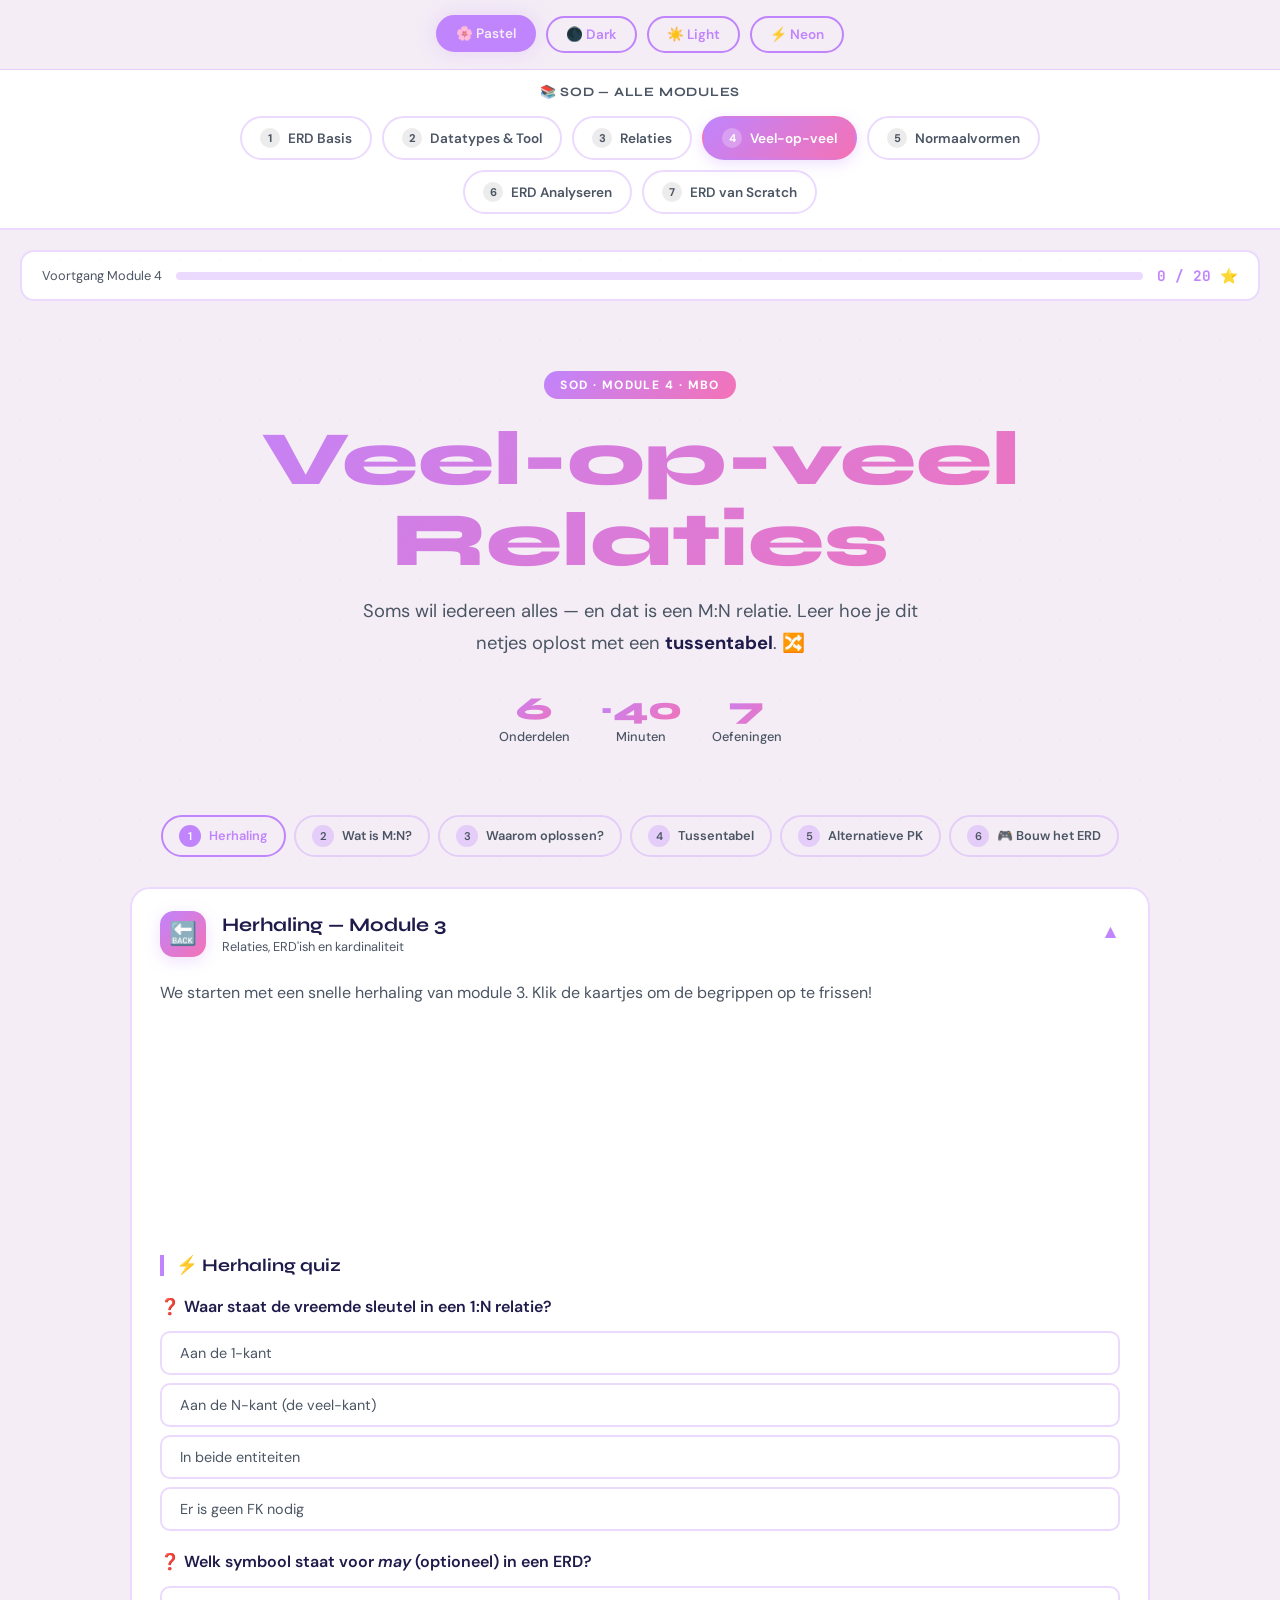
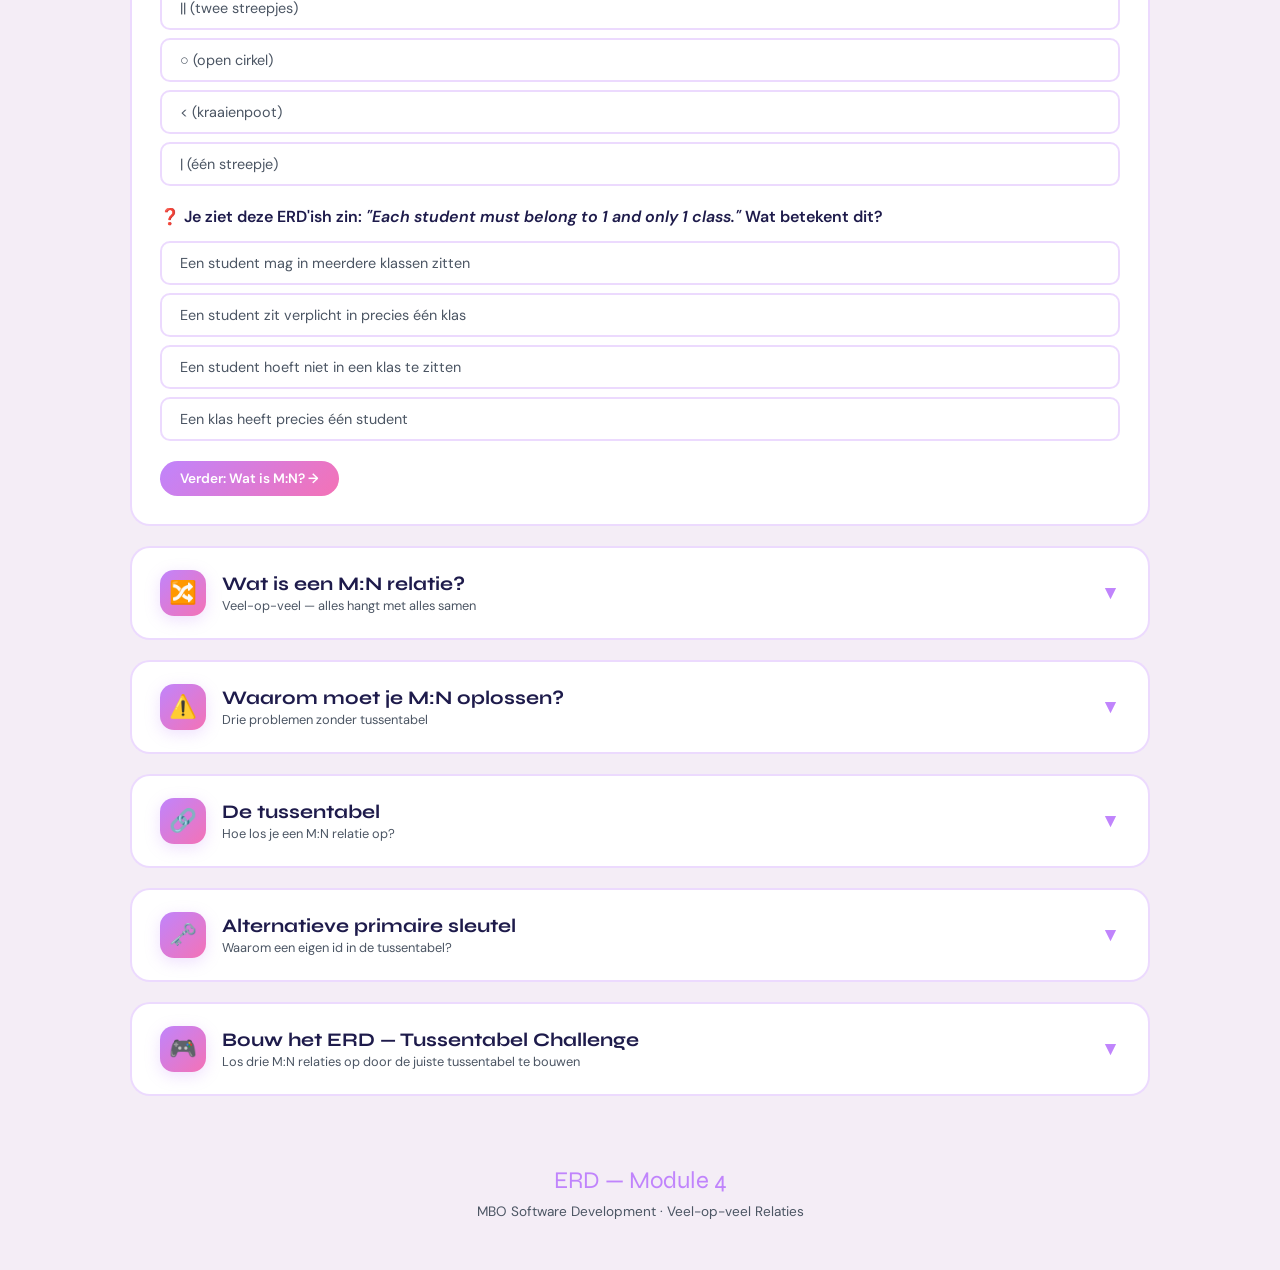
<file: module4.html>
<!DOCTYPE html>
<html lang="nl">
<head>
  <meta charset="UTF-8" />
  <meta name="viewport" content="width=device-width, initial-scale=1.0"/>
  <title>Veel-op-veel Relaties | SOD Module 4</title>
  <link rel="preconnect" href="https://fonts.googleapis.com">
  <link href="https://fonts.googleapis.com/css2?family=Syne:wght@700;800&family=DM+Sans:wght@400;500;600&family=JetBrains+Mono:wght@400;700&display=swap" rel="stylesheet">
  <link rel="stylesheet" href="style.css">
</head>
<body data-theme="pastel">

<!-- ======================== THEME BAR ======================== -->
<div class="theme-bar">
  <button class="theme-btn active" onclick="setTheme('pastel', this)">🌸 Pastel</button>
  <button class="theme-btn" onclick="setTheme('dark', this)">🌑 Dark</button>
  <button class="theme-btn" onclick="setTheme('light', this)">☀️ Light</button>
  <button class="theme-btn" onclick="setTheme('neon', this)">⚡ Neon</button>
</div>

<!-- ======================== MODULE NAVIGATIE ======================== -->
<nav class="module-nav">
  <div class="module-nav-title">📚 SOD — Alle modules</div>
  <div class="module-nav-grid">
    <a class="module-pill" href="index.html"><span class="pill-num">1</span> ERD Basis</a>
    <a class="module-pill" href="module2.html"><span class="pill-num">2</span> Datatypes &amp; Tool</a>
    <a class="module-pill" href="module3.html"><span class="pill-num">3</span> Relaties</a>
    <a class="module-pill active" href="module4.html"><span class="pill-num">4</span> Veel-op-veel</a>
    <a class="module-pill" href="module5.html"><span class="pill-num">5</span> Normaalvormen</a>
    <a class="module-pill" href="module6.html"><span class="pill-num">6</span> ERD Analyseren</a>
    <a class="module-pill" href="module7.html"><span class="pill-num">7</span> ERD van Scratch</a>
  </div>
</nav>

<!-- ======================== SCORE BAR ======================== -->
<div class="score-bar">
  <span class="score-label">Voortgang Module 4</span>
  <div class="score-track"><div class="score-fill" id="scoreFill"></div></div>
  <span class="score-num" id="scoreNum">0 / 20 ⭐</span>
</div>

<!-- ======================== HERO ======================== -->
<div class="container">
  <div class="hero">
    <div class="hero-label">SOD · Module 4 · MBO</div>
    <h1>Veel-op-veel<br>Relaties</h1>
    <p>Soms wil iedereen alles — en dat is een M:N relatie.
       Leer hoe je dit netjes oplost met een <strong>tussentabel</strong>. 🔀</p>
    <div class="hero-stats">
      <div class="stat"><div class="stat-num">6</div><div class="stat-label">Onderdelen</div></div>
      <div class="stat"><div class="stat-num">~40</div><div class="stat-label">Minuten</div></div>
      <div class="stat"><div class="stat-num">7</div><div class="stat-label">Oefeningen</div></div>
    </div>
  </div>

  <!-- PROGRESS STRIP -->
  <div class="progress-strip" id="progressStrip">
    <div class="prog-step active" onclick="scrollToCard(0)"><span class="num">1</span>Herhaling</div>
    <div class="prog-step" onclick="scrollToCard(1)"><span class="num">2</span>Wat is M:N?</div>
    <div class="prog-step" onclick="scrollToCard(2)"><span class="num">3</span>Waarom oplossen?</div>
    <div class="prog-step" onclick="scrollToCard(3)"><span class="num">4</span>Tussentabel</div>
    <div class="prog-step" onclick="scrollToCard(4)"><span class="num">5</span>Alternatieve PK</div>
    <div class="prog-step" onclick="scrollToCard(5)"><span class="num">6</span>🎮 Bouw het ERD</div>
  </div>

  <div class="sections" id="allCards">

    <!-- ==================== CARD 1 — HERHALING ==================== -->
    <div class="sec-card open" id="card0">
      <div class="sec-header" onclick="toggleCard(0)">
        <div class="sec-title-group">
          <div class="sec-icon">🔙</div>
          <div>
            <div class="sec-title">Herhaling — Module 3</div>
            <div class="sec-sub">Relaties, ERD'ish en kardinaliteit</div>
          </div>
        </div>
        <span class="chevron">▼</span>
      </div>
      <div class="sec-body"><div class="sec-inner">

        <p>We starten met een snelle herhaling van module 3. Klik de kaartjes om de begrippen op te frissen!</p>

        <div class="flip-grid">
          <div class="flip-card" onclick="flip(this)">
            <div class="flip-inner">
              <div class="flip-front"><span class="flip-front-icon">↔️</span><span class="flip-front-label">1:1 relatie</span><span class="flip-front-hint">weet jij het nog?</span></div>
              <div class="flip-back">Elk record in A hoort bij <strong>precies één</strong> record in B en andersom. Bijv. employee ↔ car.</div>
            </div>
          </div>
          <div class="flip-card" onclick="flip(this)">
            <div class="flip-inner">
              <div class="flip-front"><span class="flip-front-icon">🌿</span><span class="flip-front-label">1:N relatie</span><span class="flip-front-hint">weet jij het nog?</span></div>
              <div class="flip-back">Één record in A hoort bij <strong>meerdere</strong> records in B. Bijv. house → resident. FK staat aan de N-kant.</div>
            </div>
          </div>
          <div class="flip-card" onclick="flip(this)">
            <div class="flip-inner">
              <div class="flip-front"><span class="flip-front-icon">🔀</span><span class="flip-front-label">M:N relatie</span><span class="flip-front-hint">weet jij het nog?</span></div>
              <div class="flip-back">Meerdere records in A horen bij meerdere records in B. Moet worden <strong>opgelost</strong> met een tussentabel.</div>
            </div>
          </div>
          <div class="flip-card" onclick="flip(this)">
            <div class="flip-inner">
              <div class="flip-front"><span class="flip-front-icon">✍️</span><span class="flip-front-label">ERD'ish</span><span class="flip-front-hint">weet jij het nog?</span></div>
              <div class="flip-back"><em>"Each Entity1 <strong>may/must</strong> verb <strong>1 and only 1 / 1 or more</strong> Entity2."</em> — Standaardzin om relaties te beschrijven.</div>
            </div>
          </div>
        </div>

        <h2 class="topic-title">⚡ Herhaling quiz</h2>

        <div class="mcq">
          <div class="mcq-question">❓ Waar staat de vreemde sleutel in een 1:N relatie?</div>
          <div class="mcq-options">
            <div class="mcq-opt" onclick="checkMCQ(this,false,'r1')">Aan de 1-kant</div>
            <div class="mcq-opt" onclick="checkMCQ(this,true,'r1')">Aan de N-kant (de veel-kant)</div>
            <div class="mcq-opt" onclick="checkMCQ(this,false,'r1')">In beide entiteiten</div>
            <div class="mcq-opt" onclick="checkMCQ(this,false,'r1')">Er is geen FK nodig</div>
          </div>
          <div class="mcq-feedback" id="r1"></div>
        </div>

        <div class="mcq">
          <div class="mcq-question">❓ Welk symbool staat voor <em>may</em> (optioneel) in een ERD?</div>
          <div class="mcq-options">
            <div class="mcq-opt" onclick="checkMCQ(this,false,'r2')">|| (twee streepjes)</div>
            <div class="mcq-opt" onclick="checkMCQ(this,true,'r2')">○ (open cirkel)</div>
            <div class="mcq-opt" onclick="checkMCQ(this,false,'r2')">&lt; (kraaienpoot)</div>
            <div class="mcq-opt" onclick="checkMCQ(this,false,'r2')">| (één streepje)</div>
          </div>
          <div class="mcq-feedback" id="r2"></div>
        </div>

        <div class="mcq">
          <div class="mcq-question">❓ Je ziet deze ERD'ish zin: <em>"Each student must belong to 1 and only 1 class."</em> Wat betekent dit?</div>
          <div class="mcq-options">
            <div class="mcq-opt" onclick="checkMCQ(this,false,'r3')">Een student mag in meerdere klassen zitten</div>
            <div class="mcq-opt" onclick="checkMCQ(this,true,'r3')">Een student zit verplicht in precies één klas</div>
            <div class="mcq-opt" onclick="checkMCQ(this,false,'r3')">Een student hoeft niet in een klas te zitten</div>
            <div class="mcq-opt" onclick="checkMCQ(this,false,'r3')">Een klas heeft precies één student</div>
          </div>
          <div class="mcq-feedback" id="r3"></div>
        </div>

        <div class="step-controls">
          <button class="btn filled" onclick="openNextCard(0)">Verder: Wat is M:N? →</button>
        </div>

      </div></div>
    </div><!-- end card0 -->


    <!-- ==================== CARD 2 — WAT IS M:N ==================== -->
    <div class="sec-card" id="card1">
      <div class="sec-header" onclick="toggleCard(1)">
        <div class="sec-title-group">
          <div class="sec-icon">🔀</div>
          <div>
            <div class="sec-title">Wat is een M:N relatie?</div>
            <div class="sec-sub">Veel-op-veel — alles hangt met alles samen</div>
          </div>
        </div>
        <span class="chevron">▼</span>
      </div>
      <div class="sec-body"><div class="sec-inner">

        <p>Je hebt al geleerd hoe 1:1 en 1:N relaties werken. Nu de derde — en lastste — categorie: de <strong>veel-op-veel-relatie (M:N)</strong>.</p>

        <div class="hl-box info">
          <div class="box-title">📌 Definitie M:N relatie</div>
          Een <strong>veel-op-veel-relatie</strong> betekent dat <em>meerdere</em> records van entiteit A gekoppeld kunnen zijn aan <em>meerdere</em> records van entiteit B — en andersom.
        </div>

        <!-- Real-world voorbeeld visueel -->
        <h2 class="topic-title">💻 Voorbeeld: computer ↔ software</h2>
        <p>Een computer kan meerdere softwareprogramma's hebben. Dezelfde software kan op meerdere computers staan. Dat is M:N.</p>

        <!-- Visuele matrix -->
        <div class="erd-canvas" style="overflow-x:auto;">
          <div style="font-size:.8rem; color:var(--text2); font-family:'JetBrains Mono',monospace; margin-bottom:12px;">// Welke software staat op welke computer?</div>
          <div style="overflow-x:auto;">
            <table style="min-width:360px;">
              <thead>
                <tr>
                  <th></th>
                  <th>🖥️ Computer 1</th>
                  <th>🖥️ Computer 2</th>
                  <th>🖥️ Computer 3</th>
                </tr>
              </thead>
              <tbody>
                <tr>
                  <td><strong>📦 Word</strong></td>
                  <td style="text-align:center; color:var(--accent3); font-size:1.1rem;">✓</td>
                  <td style="text-align:center; color:var(--accent3); font-size:1.1rem;">✓</td>
                  <td style="text-align:center; color:var(--text2);">—</td>
                </tr>
                <tr>
                  <td><strong>📦 Chrome</strong></td>
                  <td style="text-align:center; color:var(--accent3); font-size:1.1rem;">✓</td>
                  <td style="text-align:center; color:var(--accent3); font-size:1.1rem;">✓</td>
                  <td style="text-align:center; color:var(--accent3); font-size:1.1rem;">✓</td>
                </tr>
                <tr>
                  <td><strong>📦 Photoshop</strong></td>
                  <td style="text-align:center; color:var(--text2);">—</td>
                  <td style="text-align:center; color:var(--text2);">—</td>
                  <td style="text-align:center; color:var(--accent3); font-size:1.1rem;">✓</td>
                </tr>
              </tbody>
            </table>
          </div>
          <p style="font-size:.8rem; color:var(--text2); margin-top:10px;">Computer 1 heeft Word én Chrome. Chrome staat op álle drie computers. Dit is een M:N relatie.</p>
        </div>

        <!-- ERD'ish zinnen -->
        <h2 class="topic-title">De ERD'ish zinnen herkennen als M:N</h2>
        <div style="display:flex; flex-direction:column; gap:10px; margin:14px 0;">
          <div style="padding:14px 18px; border-radius:10px; border:2px solid var(--accent1); background:var(--code-bg); font-family:'JetBrains Mono',monospace; font-size:.9rem;">
            Each <span style="color:var(--accent1); font-weight:700;">computer</span>
            <span style="color:var(--accent2); font-weight:700;">may</span> have
            <span style="color:var(--accent4); font-weight:700;">1 or more</span>
            <span style="color:var(--accent1); font-weight:700;">software</span>.
            <span style="float:right; font-size:.7rem; background:rgba(96,165,250,.15); color:var(--accent4); padding:2px 8px; border-radius:6px;">1 or more →</span>
          </div>
          <div style="padding:14px 18px; border-radius:10px; border:2px solid var(--accent2); background:var(--code-bg); font-family:'JetBrains Mono',monospace; font-size:.9rem;">
            Each <span style="color:var(--accent2); font-weight:700;">software</span>
            <span style="color:var(--accent2); font-weight:700;">may</span> be on
            <span style="color:var(--accent4); font-weight:700;">1 or more</span>
            <span style="color:var(--accent2); font-weight:700;">computer</span>.
            <span style="float:right; font-size:.7rem; background:rgba(96,165,250,.15); color:var(--accent4); padding:2px 8px; border-radius:6px;">1 or more →</span>
          </div>
        </div>

        <div class="hl-box warn">
          <div class="box-title">🚨 Signaal: twee keer "1 or more" = M:N!</div>
          Als <strong>beide</strong> ERD'ish zinnen eindigen op <em>"1 or more"</em>, heb je een veel-op-veel-relatie.
          Dit kan <strong>niet direct</strong> in een database worden opgeslagen — je moet het oplossen met een tussentabel.
        </div>

        <!-- SVG M:N diagram -->
        <h2 class="topic-title">Het M:N diagram — nog niet opgelost</h2>
        <div style="display:flex; justify-content:center; overflow-x:auto; margin:16px 0;">
          <svg width="500" height="120" viewBox="0 0 500 120" style="max-width:100%; height:auto;">
            <!-- computer -->
            <rect x="20" y="20" width="160" height="80" rx="6" fill="var(--card-bg)" stroke="var(--accent1)" stroke-width="2"/>
            <rect x="20" y="20" width="160" height="30" rx="6" fill="var(--accent1)"/>
            <rect x="20" y="36" width="160" height="14" fill="var(--accent1)"/>
            <text x="100" y="40" text-anchor="middle" font-family="JetBrains Mono,monospace" font-size="13" font-weight="700" fill="var(--bg)">computer</text>
            <text x="34" y="68" font-family="JetBrains Mono,monospace" font-size="11" fill="#fbbf24">🔑 id</text>
            <text x="34" y="86" font-family="JetBrains Mono,monospace" font-size="11" fill="var(--text2)">◆ computername</text>
            <!-- software -->
            <rect x="320" y="20" width="160" height="80" rx="6" fill="var(--card-bg)" stroke="var(--accent2)" stroke-width="2"/>
            <rect x="320" y="20" width="160" height="30" rx="6" fill="var(--accent2)"/>
            <rect x="320" y="36" width="160" height="14" fill="var(--accent2)"/>
            <text x="400" y="40" text-anchor="middle" font-family="JetBrains Mono,monospace" font-size="13" font-weight="700" fill="white">software</text>
            <text x="334" y="68" font-family="JetBrains Mono,monospace" font-size="11" fill="#fbbf24">🔑 id</text>
            <text x="334" y="86" font-family="JetBrains Mono,monospace" font-size="11" fill="var(--text2)">◆ softwarename</text>
            <!-- lijn met dubbel kraaienpoot = M:N -->
            <line x1="180" y1="60" x2="320" y2="60" stroke="var(--text2)" stroke-width="2.5" stroke-dasharray="6,3"/>
            <!-- links kraaienpoot -->
            <line x1="194" y1="52" x2="182" y2="60" stroke="var(--accent1)" stroke-width="2.5"/>
            <line x1="194" y1="68" x2="182" y2="60" stroke="var(--accent1)" stroke-width="2.5"/>
            <line x1="194" y1="60" x2="182" y2="60" stroke="var(--accent1)" stroke-width="2.5"/>
            <circle cx="204" cy="60" r="6" fill="none" stroke="var(--accent1)" stroke-width="2.5"/>
            <!-- rechts kraaienpoot -->
            <line x1="306" y1="52" x2="318" y2="60" stroke="var(--accent2)" stroke-width="2.5"/>
            <line x1="306" y1="68" x2="318" y2="60" stroke="var(--accent2)" stroke-width="2.5"/>
            <line x1="306" y1="60" x2="318" y2="60" stroke="var(--accent2)" stroke-width="2.5"/>
            <circle cx="296" cy="60" r="6" fill="none" stroke="var(--accent2)" stroke-width="2.5"/>
            <!-- label -->
            <text x="250" y="48" text-anchor="middle" font-family="DM Sans,sans-serif" font-size="11" fill="#f87171" font-weight="700">M : N ⚠️</text>
          </svg>
        </div>
        <p style="text-align:center; font-size:.85rem; color:#f87171;">⚠️ Dit ERD klopt nog niet — een M:N relatie moet opgelost worden!</p>

        <!-- Spot de M:N oefening -->
        <h2 class="topic-title">🎮 Spot de M:N relatie</h2>
        <p style="color:var(--text2); font-size:.9rem;">Welk van de volgende scenario's is een M:N relatie?</p>

        <div id="spotGame" style="display:flex; flex-direction:column; gap:10px; margin:14px 0;">
          <div class="scenario-card" style="cursor:pointer;" onclick="spotMN(this, true)">
            📚 Een <strong>student</strong> kan meerdere <strong>cursussen</strong> volgen. Een cursus kan meerdere studenten hebben.
          </div>
          <div class="scenario-card" style="cursor:pointer;" onclick="spotMN(this, false)">
            🏠 Een <strong>huis</strong> kan meerdere <strong>bewoners</strong> hebben. Een bewoner woont in precies één huis.
          </div>
          <div class="scenario-card" style="cursor:pointer;" onclick="spotMN(this, true)">
            🎬 Een <strong>acteur</strong> kan in meerdere <strong>films</strong> spelen. Een film heeft meerdere acteurs.
          </div>
          <div class="scenario-card" style="cursor:pointer;" onclick="spotMN(this, false)">
            🚗 Een <strong>werknemer</strong> heeft maximaal één <strong>bedrijfswagen</strong>.
          </div>
        </div>
        <div id="spotFeedback" style="font-size:.85rem; margin-top:8px; min-height:24px;"></div>

        <div class="step-controls">
          <button class="btn filled" onclick="openNextCard(1)">Volgende: Waarom oplossen? →</button>
        </div>

      </div></div>
    </div><!-- end card1 -->


    <!-- ==================== CARD 3 — WAAROM OPLOSSEN ==================== -->
    <div class="sec-card" id="card2">
      <div class="sec-header" onclick="toggleCard(2)">
        <div class="sec-title-group">
          <div class="sec-icon">⚠️</div>
          <div>
            <div class="sec-title">Waarom moet je M:N oplossen?</div>
            <div class="sec-sub">Drie problemen zonder tussentabel</div>
          </div>
        </div>
        <span class="chevron">▼</span>
      </div>
      <div class="sec-body"><div class="sec-inner">

        <p>Je <em>kunt</em> een M:N relatie proberen op te slaan in één tabel — maar dat geeft drie grote problemen. Ontdek ze stap voor stap.</p>

        <div class="step-reveal" id="stepReveal1">

          <div class="step-reveal-item visible">
            <h2 class="topic-title">❌ Probleem 1 — Inconsistentie & fouten</h2>
            <div class="hl-box" style="border-color:#f87171; background:rgba(248,113,113,.06);">
              <div class="box-title" style="color:#f87171;">Typefouten en inconsistente namen</div>
              <p style="margin:8px 0;">Als je namen gebruikt in plaats van ID's, kan dezelfde software op twee manieren gespeld worden:</p>
              <div style="overflow-x:auto;">
                <table>
                  <thead><tr><th>computername</th><th>softwarename</th></tr></thead>
                  <tbody>
                    <tr><td>Computer1</td><td>Microsoft Word</td></tr>
                    <tr><td>Computer2</td><td style="color:#f87171;">MS Word ← ⚠️ typefout!</td></tr>
                    <tr><td>Computer3</td><td>Microsoft Word</td></tr>
                  </tbody>
                </table>
              </div>
              <p style="margin-top:10px; font-size:.85rem; color:#f87171;">De database ziet "Microsoft Word" en "MS Word" als <strong>twee verschillende programma's</strong> — terwijl het hetzelfde is.</p>
            </div>
          </div>

          <div class="step-reveal-item">
            <h2 class="topic-title">❌ Probleem 2 — Beheerlast bij wijzigingen</h2>
            <div class="hl-box" style="border-color:#f87171; background:rgba(248,113,113,.06);">
              <div class="box-title" style="color:#f87171;">Naam wijzigen = overal aanpassen</div>
              <p style="margin:8px 0;">Stel: "Computer1" wordt hernoemd naar "Werkplek-A". Dan moet je <strong>elke rij</strong> in de tabel handmatig aanpassen:</p>
              <div style="overflow-x:auto;">
                <table>
                  <thead><tr><th>computername</th><th>softwarename</th></tr></thead>
                  <tbody>
                    <tr><td style="color:#f87171; text-decoration:line-through;">Computer1</td><td>Microsoft Word</td></tr>
                    <tr><td style="color:#f87171; text-decoration:line-through;">Computer1</td><td>Google Chrome</td></tr>
                    <tr><td style="color:#f87171; text-decoration:line-through;">Computer1</td><td>Photoshop</td></tr>
                  </tbody>
                </table>
              </div>
              <p style="margin-top:10px; font-size:.85rem; color:#f87171;">Met ID's hoef je maar <strong>één rij</strong> te wijzigen in de <code>computer</code> tabel.</p>
            </div>
          </div>

          <div class="step-reveal-item">
            <h2 class="topic-title">❌ Probleem 3 — Extra opslag</h2>
            <div class="hl-box" style="border-color:#f87171; background:rgba(248,113,113,.06);">
              <div class="box-title" style="color:#f87171;">Volledige namen kosten veel ruimte</div>
              <div style="display:grid; grid-template-columns:1fr 1fr; gap:16px; margin:10px 0;">
                <div>
                  <div style="font-size:.8rem; color:#f87171; font-weight:700; margin-bottom:6px;">❌ Met namen (inefficiënt)</div>
                  <div style="font-family:'JetBrains Mono',monospace; font-size:.75rem; line-height:2; background:var(--code-bg); padding:10px; border-radius:8px;">
                    "Computer1" · "Microsoft Word"<br>
                    "Computer1" · "Google Chrome"<br>
                    "Computer2" · "Microsoft Word"<br>
                    "Computer2" · "Google Chrome"<br>
                    <span style="color:#f87171;">→ ~40 bytes per rij</span>
                  </div>
                </div>
                <div>
                  <div style="font-size:.8rem; color:var(--accent3); font-weight:700; margin-bottom:6px;">✅ Met ID's (efficiënt)</div>
                  <div style="font-family:'JetBrains Mono',monospace; font-size:.75rem; line-height:2; background:var(--code-bg); padding:10px; border-radius:8px;">
                    1 · 101<br>
                    1 · 102<br>
                    2 · 101<br>
                    2 · 102<br>
                    <span style="color:var(--accent3);">→ ~4 bytes per rij</span>
                  </div>
                </div>
              </div>
            </div>
          </div>

          <div class="step-reveal-item">
            <div class="hl-box tip">
              <div class="box-title">✅ Conclusie — Gebruik altijd een tussentabel</div>
              Een tussentabel (ook wel <strong>intersection entity</strong> of <strong>koppeltabel</strong> genoemd) lost alle drie de problemen op:
              <ul style="margin:10px 0 0 16px; line-height:2.2;">
                <li>Geen typefouten — namen staan maar op <strong>één plek</strong></li>
                <li>Naam wijzigen = maar <strong>één rij</strong> aanpassen</li>
                <li>Opslag met <strong>ID's</strong> is compact en snel</li>
              </ul>
            </div>
          </div>

        </div>
        <div class="step-controls">
          <button class="btn" onclick="stepReveal('stepReveal1',-1)" id="stepReveal1-prev" style="display:none">← Terug</button>
          <button class="btn filled" onclick="stepReveal('stepReveal1',1)" id="stepReveal1-next">Volgend probleem →</button>
          <span class="step-counter" id="stepReveal1-counter">1 / 4</span>
        </div>

        <div class="mcq" style="margin-top:20px">
          <div class="mcq-question">❓ Wat is het grootste risico van namen opslaan in plaats van ID's?</div>
          <div class="mcq-options">
            <div class="mcq-opt" onclick="checkMCQ(this,false,'mcq1')">De database wordt te groot</div>
            <div class="mcq-opt" onclick="checkMCQ(this,true,'mcq1')">Typefouten leiden tot inconsistente data</div>
            <div class="mcq-opt" onclick="checkMCQ(this,false,'mcq1')">Je kunt geen relaties meer leggen</div>
            <div class="mcq-opt" onclick="checkMCQ(this,false,'mcq1')">Het maakt niet uit</div>
          </div>
          <div class="mcq-feedback" id="mcq1"></div>
        </div>

        <div class="step-controls">
          <button class="btn filled" onclick="openNextCard(2)">Volgende: Tussentabel maken →</button>
        </div>

      </div></div>
    </div><!-- end card2 -->


    <!-- ==================== CARD 4 — TUSSENTABEL ==================== -->
    <div class="sec-card" id="card3">
      <div class="sec-header" onclick="toggleCard(3)">
        <div class="sec-title-group">
          <div class="sec-icon">🔗</div>
          <div>
            <div class="sec-title">De tussentabel</div>
            <div class="sec-sub">Hoe los je een M:N relatie op?</div>
          </div>
        </div>
        <span class="chevron">▼</span>
      </div>
      <div class="sec-body"><div class="sec-inner">

        <p>Een M:N relatie los je op in <strong>4 stappen</strong>. Na deze stappen heb je twee 1:N relaties in plaats van één M:N.</p>

        <div class="step-reveal" id="stepReveal2">

          <div class="step-reveal-item visible">
            <div class="hl-box" style="border-color:var(--accent1); background:rgba(192,132,252,.08);">
              <div class="box-title" style="color:var(--accent1);">📋 Stap 1 — Identificeer de twee entiteiten</div>
              <p>Stel vast dat er een M:N relatie bestaat door de ERD'ish zinnen te schrijven. Als beide zinnen eindigen op <strong>"1 or more"</strong> → M:N!</p>
              <div style="margin-top:10px; display:flex; gap:10px; flex-wrap:wrap;">
                <div style="background:var(--code-bg); border-radius:8px; padding:10px 14px; font-family:'JetBrains Mono',monospace; font-size:.8rem; flex:1; min-width:200px;">
                  Each <span style="color:var(--accent1);">computer</span> may have <span style="color:var(--accent4);">1 or more</span> <span style="color:var(--accent2);">software</span>.
                </div>
                <div style="background:var(--code-bg); border-radius:8px; padding:10px 14px; font-family:'JetBrains Mono',monospace; font-size:.8rem; flex:1; min-width:200px;">
                  Each <span style="color:var(--accent2);">software</span> may be on <span style="color:var(--accent4);">1 or more</span> <span style="color:var(--accent1);">computer</span>.
                </div>
              </div>
              <p style="color:var(--accent4); font-weight:700; margin-top:10px; font-size:.85rem;">→ Twee keer "1 or more" = M:N relatie ✓</p>
            </div>
          </div>

          <div class="step-reveal-item">
            <div class="hl-box" style="border-color:var(--accent2); background:rgba(244,114,182,.08);">
              <div class="box-title" style="color:var(--accent2);">📋 Stap 2 — Maak een tussentabel</div>
              <p>Voeg een nieuwe entiteit toe tussen de twee. Naam: combineer de twee entiteiten of beschrijf de relatie logisch.</p>
              <div style="margin:12px 0; display:flex; align-items:center; gap:12px; flex-wrap:wrap; justify-content:center;">
                <!-- computer -->
                <div class="erd-entity" style="min-width:130px; max-width:160px;">
                  <div class="erd-entity-name" style="background:var(--accent1); color:var(--bg); font-size:.8rem;">computer</div>
                  <ul class="erd-attrs" style="font-size:.75rem;">
                    <li class="erd-attr"><span class="icon-pk">🔑</span> id</li>
                    <li class="erd-attr"><span class="icon-req">◆</span> computername</li>
                  </ul>
                </div>
                <div style="font-size:1.5rem; color:var(--accent4);">→</div>
                <!-- softwarerow NIEUW -->
                <div class="erd-entity" style="min-width:140px; max-width:170px; box-shadow:0 0 20px var(--glow);">
                  <div class="erd-entity-name" style="background:var(--accent4); color:var(--bg); font-size:.8rem;">softwarerow ✨</div>
                  <ul class="erd-attrs" style="font-size:.75rem;">
                    <li class="erd-attr"><span class="icon-pk">🔑</span> id</li>
                    <li class="erd-attr"><span style="color:#f87171;">🔷</span> computer_id</li>
                    <li class="erd-attr"><span style="color:#f87171;">🔷</span> software_id</li>
                    <li class="erd-attr"><span class="icon-opt">◇</span> installdate</li>
                  </ul>
                </div>
                <div style="font-size:1.5rem; color:var(--accent4);">←</div>
                <!-- software -->
                <div class="erd-entity" style="min-width:130px; max-width:160px;">
                  <div class="erd-entity-name" style="background:var(--accent2); color:white; font-size:.8rem;">software</div>
                  <ul class="erd-attrs" style="font-size:.75rem;">
                    <li class="erd-attr"><span class="icon-pk">🔑</span> id</li>
                    <li class="erd-attr"><span class="icon-req">◆</span> softwarename</li>
                  </ul>
                </div>
              </div>
              <p style="font-size:.85rem; color:var(--text2);">De tussentabel <code>softwarerow</code> bevat de FK's van beide entiteiten en optionele extra attributen.</p>
            </div>
          </div>

          <div class="step-reveal-item">
            <div class="hl-box" style="border-color:var(--accent3); background:rgba(52,211,153,.08);">
              <div class="box-title" style="color:var(--accent3);">📋 Stap 3 — Schrijf de nieuwe ERD'ish zinnen</div>
              <p style="margin-bottom:10px;">De M:N is nu opgesplitst in <strong>twee 1:N relaties</strong>:</p>
              <div style="display:flex; flex-direction:column; gap:8px;">
                <div style="background:var(--code-bg); border-radius:8px; padding:10px 14px; font-family:'JetBrains Mono',monospace; font-size:.8rem;">
                  Each <span style="color:var(--accent1);">computer</span> <span style="color:var(--accent2);">may</span> have <span style="color:var(--accent4);">1 or more</span> <span style="color:var(--accent4);">softwarerow</span>.
                </div>
                <div style="background:var(--code-bg); border-radius:8px; padding:10px 14px; font-family:'JetBrains Mono',monospace; font-size:.8rem;">
                  Each <span style="color:var(--accent4);">softwarerow</span> <span style="color:var(--accent3);">must</span> belong to <span style="color:var(--accent3);">1 and only 1</span> <span style="color:var(--accent1);">computer</span>.
                </div>
                <div style="background:var(--code-bg); border-radius:8px; padding:10px 14px; font-family:'JetBrains Mono',monospace; font-size:.8rem;">
                  Each <span style="color:var(--accent2);">software</span> <span style="color:var(--accent2);">may</span> have <span style="color:var(--accent4);">1 or more</span> <span style="color:var(--accent4);">softwarerow</span>.
                </div>
                <div style="background:var(--code-bg); border-radius:8px; padding:10px 14px; font-family:'JetBrains Mono',monospace; font-size:.8rem;">
                  Each <span style="color:var(--accent4);">softwarerow</span> <span style="color:var(--accent3);">must</span> belong to <span style="color:var(--accent3);">1 and only 1</span> <span style="color:var(--accent2);">software</span>.
                </div>
              </div>
            </div>
          </div>

          <div class="step-reveal-item">
            <div class="hl-box" style="border-color:var(--accent4); background:rgba(96,165,250,.08);">
              <div class="box-title" style="color:var(--accent4);">📋 Stap 4 — Het opgeloste ERD</div>
              <p>Het resultaat: twee 1:N relaties met de tussentabel in het midden.</p>
            </div>
            <!-- SVG opgelost ERD -->
            <div style="display:flex; justify-content:center; overflow-x:auto; margin:16px 0;">
              <svg width="600" height="160" viewBox="0 0 600 160" style="max-width:100%; height:auto;">
                <!-- computer -->
                <rect x="10" y="20" width="150" height="90" rx="6" fill="var(--card-bg)" stroke="var(--accent1)" stroke-width="2"/>
                <rect x="10" y="20" width="150" height="28" rx="6" fill="var(--accent1)"/>
                <rect x="10" y="34" width="150" height="14" fill="var(--accent1)"/>
                <text x="85" y="37" text-anchor="middle" font-family="JetBrains Mono,monospace" font-size="11" font-weight="700" fill="var(--bg)">computer</text>
                <text x="22" y="62" font-family="JetBrains Mono,monospace" font-size="10" fill="#fbbf24">🔑 id</text>
                <text x="22" y="78" font-family="JetBrains Mono,monospace" font-size="10" fill="var(--text2)">◆ computername</text>
                <text x="22" y="94" font-family="JetBrains Mono,monospace" font-size="10" fill="var(--text2)">◆ location</text>
                <!-- softwarerow -->
                <rect x="210" y="10" width="170" height="130" rx="6" fill="var(--card-bg)" stroke="var(--accent4)" stroke-width="2.5"/>
                <rect x="210" y="10" width="170" height="28" rx="6" fill="var(--accent4)"/>
                <rect x="210" y="24" width="170" height="14" fill="var(--accent4)"/>
                <text x="295" y="27" text-anchor="middle" font-family="JetBrains Mono,monospace" font-size="11" font-weight="700" fill="var(--bg)">softwarerow</text>
                <text x="222" y="55" font-family="JetBrains Mono,monospace" font-size="10" fill="#fbbf24">🔑 id</text>
                <text x="222" y="72" font-family="JetBrains Mono,monospace" font-size="10" fill="#f87171">🔷 computer_id</text>
                <text x="222" y="89" font-family="JetBrains Mono,monospace" font-size="10" fill="#f87171">🔷 software_id</text>
                <text x="222" y="106" font-family="JetBrains Mono,monospace" font-size="10" fill="var(--text2)">◇ installdate</text>
                <!-- software -->
                <rect x="440" y="20" width="150" height="90" rx="6" fill="var(--card-bg)" stroke="var(--accent2)" stroke-width="2"/>
                <rect x="440" y="20" width="150" height="28" rx="6" fill="var(--accent2)"/>
                <rect x="440" y="34" width="150" height="14" fill="var(--accent2)"/>
                <text x="515" y="37" text-anchor="middle" font-family="JetBrains Mono,monospace" font-size="11" font-weight="700" fill="white">software</text>
                <text x="452" y="62" font-family="JetBrains Mono,monospace" font-size="10" fill="#fbbf24">🔑 id</text>
                <text x="452" y="78" font-family="JetBrains Mono,monospace" font-size="10" fill="var(--text2)">◆ softwarename</text>
                <text x="452" y="94" font-family="JetBrains Mono,monospace" font-size="10" fill="var(--text2)">◆ version</text>
                <!-- lijn computer → softwarerow -->
                <line x1="160" y1="65" x2="210" y2="65" stroke="var(--text2)" stroke-width="2" stroke-dasharray="5,3"/>
                <circle cx="172" cy="65" r="5" fill="none" stroke="var(--accent1)" stroke-width="2"/>
                <line x1="182" y1="57" x2="170" y2="65" stroke="var(--accent1)" stroke-width="2"/>
                <line x1="182" y1="73" x2="170" y2="65" stroke="var(--accent1)" stroke-width="2"/>
                <line x1="182" y1="65" x2="170" y2="65" stroke="var(--accent1)" stroke-width="2"/>
                <line x1="206" y1="57" x2="206" y2="73" stroke="var(--accent3)" stroke-width="2"/>
                <line x1="200" y1="57" x2="200" y2="73" stroke="var(--accent3)" stroke-width="2"/>
                <!-- lijn software → softwarerow -->
                <line x1="440" y1="65" x2="380" y2="65" stroke="var(--text2)" stroke-width="2" stroke-dasharray="5,3"/>
                <circle cx="428" cy="65" r="5" fill="none" stroke="var(--accent2)" stroke-width="2"/>
                <line x1="418" y1="57" x2="430" y2="65" stroke="var(--accent2)" stroke-width="2"/>
                <line x1="418" y1="73" x2="430" y2="65" stroke="var(--accent2)" stroke-width="2"/>
                <line x1="418" y1="65" x2="430" y2="65" stroke="var(--accent2)" stroke-width="2"/>
                <line x1="384" y1="57" x2="384" y2="73" stroke="var(--accent3)" stroke-width="2"/>
                <line x1="390" y1="57" x2="390" y2="73" stroke="var(--accent3)" stroke-width="2"/>
                <!-- labels -->
                <text x="185" y="52" font-family="JetBrains Mono,monospace" font-size="9" fill="var(--accent1)">may·N</text>
                <text x="185" y="85" font-family="JetBrains Mono,monospace" font-size="9" fill="var(--accent3)">must·1</text>
                <text x="392" y="52" font-family="JetBrains Mono,monospace" font-size="9" fill="var(--accent2)">may·N</text>
                <text x="392" y="85" font-family="JetBrains Mono,monospace" font-size="9" fill="var(--accent3)">must·1</text>
                <text x="295" y="152" text-anchor="middle" font-family="DM Sans,sans-serif" font-size="10" fill="var(--accent3)">✅ M:N opgelost — twee 1:N relaties</text>
              </svg>
            </div>
          </div>

        </div>
        <div class="step-controls">
          <button class="btn" onclick="stepReveal('stepReveal2',-1)" id="stepReveal2-prev" style="display:none">← Terug</button>
          <button class="btn filled" onclick="stepReveal('stepReveal2',1)" id="stepReveal2-next">Volgende stap →</button>
          <span class="step-counter" id="stepReveal2-counter">1 / 4</span>
        </div>

        <!-- Order/product voorbeeld -->
        <h2 class="topic-title" style="margin-top:28px;">🛒 Nog een voorbeeld: order ↔ product</h2>
        <p>Denk aan een supermarktbonnetje: één order heeft meerdere producten, één product kan in meerdere orders voorkomen.</p>

        <div style="display:flex; justify-content:center; overflow-x:auto; margin:16px 0;">
          <svg width="600" height="160" viewBox="0 0 600 160" style="max-width:100%; height:auto;">
            <!-- order -->
            <rect x="10" y="20" width="140" height="90" rx="6" fill="var(--card-bg)" stroke="var(--accent1)" stroke-width="2"/>
            <rect x="10" y="20" width="140" height="28" rx="6" fill="var(--accent1)"/>
            <rect x="10" y="34" width="140" height="14" fill="var(--accent1)"/>
            <text x="80" y="37" text-anchor="middle" font-family="JetBrains Mono,monospace" font-size="11" font-weight="700" fill="var(--bg)">order</text>
            <text x="22" y="62" font-family="JetBrains Mono,monospace" font-size="10" fill="#fbbf24">🔑 id</text>
            <text x="22" y="78" font-family="JetBrains Mono,monospace" font-size="10" fill="var(--text2)">◆ orderdate</text>
            <text x="22" y="94" font-family="JetBrains Mono,monospace" font-size="10" fill="var(--text2)">◆ status</text>
            <!-- orderrow -->
            <rect x="210" y="10" width="175" height="130" rx="6" fill="var(--card-bg)" stroke="var(--accent3)" stroke-width="2.5"/>
            <rect x="210" y="10" width="175" height="28" rx="6" fill="var(--accent3)"/>
            <rect x="210" y="24" width="175" height="14" fill="var(--accent3)"/>
            <text x="297" y="27" text-anchor="middle" font-family="JetBrains Mono,monospace" font-size="11" font-weight="700" fill="var(--bg)">orderrow</text>
            <text x="222" y="55" font-family="JetBrains Mono,monospace" font-size="10" fill="#fbbf24">🔑 id</text>
            <text x="222" y="72" font-family="JetBrains Mono,monospace" font-size="10" fill="#f87171">🔷 order_id</text>
            <text x="222" y="89" font-family="JetBrains Mono,monospace" font-size="10" fill="#f87171">🔷 product_id</text>
            <text x="222" y="106" font-family="JetBrains Mono,monospace" font-size="10" fill="var(--text2)">◆ quantity</text>
            <text x="222" y="122" font-family="JetBrains Mono,monospace" font-size="10" fill="var(--text2)">◆ price</text>
            <!-- product -->
            <rect x="445" y="20" width="145" height="90" rx="6" fill="var(--card-bg)" stroke="var(--accent2)" stroke-width="2"/>
            <rect x="445" y="20" width="145" height="28" rx="6" fill="var(--accent2)"/>
            <rect x="445" y="34" width="145" height="14" fill="var(--accent2)"/>
            <text x="517" y="37" text-anchor="middle" font-family="JetBrains Mono,monospace" font-size="11" font-weight="700" fill="white">product</text>
            <text x="457" y="62" font-family="JetBrains Mono,monospace" font-size="10" fill="#fbbf24">🔑 id</text>
            <text x="457" y="78" font-family="JetBrains Mono,monospace" font-size="10" fill="var(--text2)">◆ productname</text>
            <text x="457" y="94" font-family="JetBrains Mono,monospace" font-size="10" fill="var(--text2)">◆ price</text>
            <!-- lijnen -->
            <line x1="150" y1="65" x2="210" y2="65" stroke="var(--text2)" stroke-width="2" stroke-dasharray="5,3"/>
            <circle cx="162" cy="65" r="5" fill="none" stroke="var(--accent1)" stroke-width="2"/>
            <line x1="172" y1="57" x2="160" y2="65" stroke="var(--accent1)" stroke-width="2"/>
            <line x1="172" y1="73" x2="160" y2="65" stroke="var(--accent1)" stroke-width="2"/>
            <line x1="172" y1="65" x2="160" y2="65" stroke="var(--accent1)" stroke-width="2"/>
            <line x1="206" y1="57" x2="206" y2="73" stroke="var(--accent3)" stroke-width="2"/>
            <line x1="200" y1="57" x2="200" y2="73" stroke="var(--accent3)" stroke-width="2"/>
            <line x1="445" y1="65" x2="385" y2="65" stroke="var(--text2)" stroke-width="2" stroke-dasharray="5,3"/>
            <circle cx="433" cy="65" r="5" fill="none" stroke="var(--accent2)" stroke-width="2"/>
            <line x1="423" y1="57" x2="435" y2="65" stroke="var(--accent2)" stroke-width="2"/>
            <line x1="423" y1="73" x2="435" y2="65" stroke="var(--accent2)" stroke-width="2"/>
            <line x1="423" y1="65" x2="435" y2="65" stroke="var(--accent2)" stroke-width="2"/>
            <line x1="389" y1="57" x2="389" y2="73" stroke="var(--accent3)" stroke-width="2"/>
            <line x1="395" y1="57" x2="395" y2="73" stroke="var(--accent3)" stroke-width="2"/>
            <text x="297" y="152" text-anchor="middle" font-family="DM Sans,sans-serif" font-size="10" fill="var(--accent3)">✅ order ↔ orderrow ↔ product</text>
          </svg>
        </div>

        <div class="mcq">
          <div class="mcq-question">❓ Wat bevat de tussentabel <code>orderrow</code> minimaal?</div>
          <div class="mcq-options">
            <div class="mcq-opt" onclick="checkMCQ(this,false,'mcq2')">De namen van order en product</div>
            <div class="mcq-opt" onclick="checkMCQ(this,true,'mcq2')">De primaire sleutels van order en product als FK's</div>
            <div class="mcq-opt" onclick="checkMCQ(this,false,'mcq2')">Alleen een eigen id</div>
            <div class="mcq-opt" onclick="checkMCQ(this,false,'mcq2')">Alle attributen van beide entiteiten</div>
          </div>
          <div class="mcq-feedback" id="mcq2"></div>
        </div>

        <div class="step-controls">
          <button class="btn filled" onclick="openNextCard(3)">Volgende: Alternatieve PK →</button>
        </div>

      </div></div>
    </div><!-- end card3 -->


    <!-- ==================== CARD 5 — ALTERNATIEVE PK ==================== -->
    <div class="sec-card" id="card4">
      <div class="sec-header" onclick="toggleCard(4)">
        <div class="sec-title-group">
          <div class="sec-icon">🗝️</div>
          <div>
            <div class="sec-title">Alternatieve primaire sleutel</div>
            <div class="sec-sub">Waarom een eigen id in de tussentabel?</div>
          </div>
        </div>
        <span class="chevron">▼</span>
      </div>
      <div class="sec-body"><div class="sec-inner">

        <p>Een tussentabel heeft altijd minstens twee FK's. Maar je kunt ook een <strong>eigen primaire sleutel</strong> (id) toevoegen. Dit noem je een <em>alternatieve primaire sleutel</em>.</p>

        <h2 class="topic-title">Zonder vs met alternatieve PK</h2>

        <div style="display:grid; grid-template-columns:1fr 1fr; gap:16px; margin:16px 0;">

          <div style="padding:16px; border-radius:12px; border:2px solid var(--text2); background:var(--card-bg);">
            <div style="font-weight:700; margin-bottom:10px; color:var(--text2);">Zonder alternatieve PK</div>
            <div style="overflow-x:auto;">
              <table style="font-size:.8rem;">
                <thead><tr><th>computer_id (PK)</th><th>software_id (PK)</th><th>installdate</th></tr></thead>
                <tbody>
                  <tr><td>1</td><td>101</td><td>2024-06-01</td></tr>
                  <tr><td>1</td><td>102</td><td>2024-06-03</td></tr>
                  <tr><td>2</td><td>101</td><td>2024-06-05</td></tr>
                </tbody>
              </table>
            </div>
            <p style="font-size:.8rem; color:var(--text2); margin-top:10px;">PK = samengesteld uit twee kolommen. Moeilijker te gebruiken als andere tabellen naar deze tabel willen verwijzen.</p>
          </div>

          <div style="padding:16px; border-radius:12px; border:2px solid var(--accent3); background:rgba(52,211,153,.06);">
            <div style="font-weight:700; margin-bottom:10px; color:var(--accent3);">✅ Met alternatieve PK</div>
            <div style="overflow-x:auto;">
              <table style="font-size:.8rem;">
                <thead><tr><th>id (PK)</th><th>computer_id (FK)</th><th>software_id (FK)</th><th>installdate</th></tr></thead>
                <tbody>
                  <tr><td style="color:var(--accent3);">1</td><td>1</td><td>101</td><td>2024-06-01</td></tr>
                  <tr><td style="color:var(--accent3);">2</td><td>1</td><td>102</td><td>2024-06-03</td></tr>
                  <tr><td style="color:var(--accent3);">3</td><td>2</td><td>101</td><td>2024-06-05</td></tr>
                </tbody>
              </table>
            </div>
            <p style="font-size:.8rem; color:var(--accent3); margin-top:10px;">PK = enkelvoudig <code>id</code>. Eenvoudig te verwijzen vanuit andere tabellen, makkelijker te querien.</p>
          </div>

        </div>

        <div class="hl-box tip">
          <div class="box-title">💡 Stappen: alternatieve PK toevoegen</div>
          <ol style="margin:10px 0 0 16px; line-height:2.4;">
            <li>Voeg attribuut <code>id</code> toe aan de tussentabel</li>
            <li>Stel <code>id</code> in als <strong>primaire sleutel (PK)</strong></li>
            <li>Maak van <code>computer_id</code> en <code>software_id</code> <strong>vreemde sleutels (FK)</strong></li>
          </ol>
        </div>

        <!-- Typer oefening -->
        <h2 class="topic-title">⌨️ Vul de tussentabel in</h2>
        <p style="color:var(--text2); font-size:.85rem; margin-bottom:16px;">Entiteiten: <code>student</code> en <code>course</code>. Tussentabel: <code>enrollment</code>. Vul de juiste attributen in.</p>

        <div class="typer-box">
          <div class="typer-row">
            <label>Eigen sleutel van enrollment</label>
            <input class="typer-input" id="t1" placeholder="attribuutnaam..."
                   oninput="checkTyper('t1','id','h1')" onblur="checkTyper('t1','id','h1')">
            <span class="typer-hint" id="h1">💡 Elk record heeft een unieke identificatie</span>
          </div>
          <div class="typer-row">
            <label>Verwijzing naar student</label>
            <input class="typer-input" id="t2" placeholder="attribuutnaam..."
                   oninput="checkTyper('t2','student_id','h2')" onblur="checkTyper('t2','student_id','h2')">
            <span class="typer-hint" id="h2">💡 Naamgeving: naamvantabel_id</span>
          </div>
          <div class="typer-row">
            <label>Verwijzing naar course</label>
            <input class="typer-input" id="t3" placeholder="attribuutnaam..."
                   oninput="checkTyper('t3','course_id','h3')" onblur="checkTyper('t3','course_id','h3')">
            <span class="typer-hint" id="h3">💡 Naamgeving: naamvantabel_id</span>
          </div>
          <div class="typer-row">
            <label>Datum van inschrijving</label>
            <input class="typer-input" id="t4" placeholder="attribuutnaam..."
                   oninput="checkTyper('t4','enrolldate','h4')" onblur="checkTyper('t4','enrolldate','h4')">
            <span class="typer-hint" id="h4">💡 Denk aan een datum-attribuut</span>
          </div>
        </div>

        <div class="mcq" style="margin-top:20px">
          <div class="mcq-question">❓ Wat is het voordeel van een alternatieve PK in een tussentabel?</div>
          <div class="mcq-options">
            <div class="mcq-opt" onclick="checkMCQ(this,false,'mcq3')">De tussentabel hoeft geen FK's meer te bevatten</div>
            <div class="mcq-opt" onclick="checkMCQ(this,true,'mcq3')">Verwijzingen vanuit andere tabellen worden eenvoudiger</div>
            <div class="mcq-opt" onclick="checkMCQ(this,false,'mcq3')">Je hoeft geen tussentabel meer te maken</div>
            <div class="mcq-opt" onclick="checkMCQ(this,false,'mcq3')">De M:N relatie wordt automatisch opgelost</div>
          </div>
          <div class="mcq-feedback" id="mcq3"></div>
        </div>

        <div class="step-controls">
          <button class="btn filled" onclick="openNextCard(4)">Volgende: 🎮 Bouw het ERD →</button>
        </div>

      </div></div>
    </div><!-- end card4 -->


    <!-- ==================== CARD 6 — SPEL: BOUW HET ERD ==================== -->
    <div class="sec-card" id="card5">
      <div class="sec-header" onclick="toggleCard(5)">
        <div class="sec-title-group">
          <div class="sec-icon">🎮</div>
          <div>
            <div class="sec-title">Bouw het ERD — Tussentabel Challenge</div>
            <div class="sec-sub">Los drie M:N relaties op door de juiste tussentabel te bouwen</div>
          </div>
        </div>
        <span class="chevron">▼</span>
      </div>
      <div class="sec-body"><div class="sec-inner">

        <div class="hl-box quiz">
          <div class="box-title">🎯 De uitdaging</div>
          Hieronder zie je drie M:N scenario's. Voor elk scenario moet je de tussentabel correct samenstellen:
          de juiste naam kiezen, de juiste FK's selecteren en eventuele extra attributen toevoegen.
        </div>

        <div id="mnGame">
          <!-- Ronde indicator -->
          <div style="display:flex; align-items:center; gap:12px; margin:16px 0; flex-wrap:wrap;">
            <div id="mnRoundLabel" style="font-family:'Syne',sans-serif; font-weight:700; font-size:1rem; color:var(--accent1);">Scenario 1 van 3</div>
            <div style="display:flex; gap:8px;">
              <div class="mn-dot active" id="dot0"></div>
              <div class="mn-dot" id="dot1"></div>
              <div class="mn-dot" id="dot2"></div>
            </div>
            <div id="mnScore" style="margin-left:auto; font-family:'JetBrains Mono',monospace; font-size:.85rem; color:var(--accent1);"></div>
          </div>

          <div id="mnScenarioBox"></div>

          <div style="display:flex; gap:10px; margin-top:16px; flex-wrap:wrap;">
            <button class="drag-btn" id="mnCheckBtn" onclick="checkMNRound()">✅ Controleer</button>
            <button class="btn" id="mnNextBtn" onclick="nextMNRound()" style="display:none">Volgend scenario →</button>
          </div>
          <div id="mnFeedback" style="margin-top:12px; font-size:.9rem; min-height:24px;"></div>
        </div>

        <!-- Leeruitkomsten checklist -->
        <h2 class="topic-title" style="margin-top:32px;">✅ Leeruitkomsten — Check jezelf</h2>
        <p style="color:var(--text2);">Klik op een leeruitkomst als jij dit nu snapt!</p>
        <div class="checklist">
          <div class="check-item" onclick="toggleCheck(this)">
            <div class="check-box">✓</div>
            <div class="check-text">Ik kan uitleggen wat een veel-op-veel-relatie is en wanneer deze voorkomt.</div>
          </div>
          <div class="check-item" onclick="toggleCheck(this)">
            <div class="check-box">✓</div>
            <div class="check-text">Ik kan uitleggen waarom een M:N relatie opgelost moet worden met een tussentabel.</div>
          </div>
          <div class="check-item" onclick="toggleCheck(this)">
            <div class="check-box">✓</div>
            <div class="check-text">Ik kan een tussentabel aanmaken met de juiste FK's en eventuele extra attributen.</div>
          </div>
          <div class="check-item" onclick="toggleCheck(this)">
            <div class="check-box">✓</div>
            <div class="check-text">Ik kan de relaties, optionaliteit en kardinaliteit correct weergeven in Moqups.</div>
          </div>
          <div class="check-item" onclick="toggleCheck(this)">
            <div class="check-box">✓</div>
            <div class="check-text">Ik kan uitleggen waarom een alternatieve primaire sleutel handig is in een tussentabel.</div>
          </div>
        </div>

        <div class="hl-box tip" style="margin-top:20px; text-align:center;">
          <div class="box-title">🎉 Module 4 klaar!</div>
          Je beheerst nu M:N relaties en tussentabellen. Volgende module: normalisatie! 💪
        </div>

      </div></div>
    </div><!-- end card5 -->

  </div><!-- end sections -->
</div>

<footer>
  <div class="big">ERD — Module 4</div>
  MBO Software Development · Veel-op-veel Relaties
</footer>

<script src="script.js"></script>
<script>
/* ====== SPOT DE M:N GAME ====== */
const spotAnswered = new Set();
function spotMN(el, isMN) {
  if (spotAnswered.has(el)) return;
  spotAnswered.add(el);
  const fb = document.getElementById('spotFeedback');
  if (isMN) {
    el.style.borderColor = 'var(--accent3)';
    el.style.background  = 'rgba(52,211,153,.12)';
    fb.style.color = 'var(--accent3)';
    fb.textContent = '✅ Correct! Dit is inderdaad een M:N relatie. +0.5 punt';
    addPoint(0.5);
  } else {
    el.style.borderColor = '#f87171';
    el.style.background  = 'rgba(248,113,113,.08)';
    fb.style.color = '#f87171';
    fb.textContent = '❌ Dit is geen M:N — kijk naar de kardinaliteit aan beide kanten.';
  }
}

/* ====== M:N TUSSENTABEL CHALLENGE ====== */
const MN_SCENARIOS = [
  {
    title: '📚 Student ↔ Course',
    desc: 'Een student kan meerdere cursussen volgen. Een cursus kan meerdere studenten hebben.',
    entityA: 'student', entityB: 'course',
    correctName: 'enrollment',
    nameOptions: ['enrollment', 'studentcourse', 'courselist', 'studentrow'],
    correctFKs: ['student_id', 'course_id'],
    fkOptions: ['student_id', 'course_id', 'student_name', 'course_name', 'id'],
    correctExtra: 'enrolldate',
    extraOptions: ['enrolldate', 'studentname', 'coursename', 'price'],
    extraLabel: 'Datum van inschrijving',
  },
  {
    title: '🎬 Actor ↔ Film',
    desc: 'Een acteur kan in meerdere films spelen. Een film heeft meerdere acteurs.',
    entityA: 'actor', entityB: 'film',
    correctName: 'filmrole',
    nameOptions: ['filmrole', 'actorfilm', 'cast', 'filmactor'],
    correctFKs: ['actor_id', 'film_id'],
    fkOptions: ['actor_id', 'film_id', 'actor_name', 'film_title', 'role_name'],
    correctExtra: 'rolename',
    extraOptions: ['rolename', 'actorname', 'filmtitle', 'castdate'],
    extraLabel: 'Naam van de rol (bijv. "Iron Man")',
  },
  {
    title: '🛒 Order ↔ Product',
    desc: 'Een order bevat meerdere producten. Een product kan in meerdere orders voorkomen.',
    entityA: 'order', entityB: 'product',
    correctName: 'orderrow',
    nameOptions: ['orderrow', 'orderproduct', 'cart', 'orderitem'],
    correctFKs: ['order_id', 'product_id'],
    fkOptions: ['order_id', 'product_id', 'order_date', 'product_name', 'customer_id'],
    correctExtra: 'quantity',
    extraOptions: ['quantity', 'ordername', 'productname', 'orderdate'],
    extraLabel: 'Aantal bestelde producten',
  },
];

let mnRound = 0;
let mnCorrect = 0;
let mnRoundDone = false;

function renderMNScenario() {
  const s = MN_SCENARIOS[mnRound];
  mnRoundDone = false;
  document.getElementById('mnRoundLabel').textContent = `Scenario ${mnRound + 1} van ${MN_SCENARIOS.length}`;
  document.getElementById('mnFeedback').textContent = '';
  document.getElementById('mnFeedback').innerHTML = '';
  document.getElementById('mnNextBtn').style.display = 'none';
  document.getElementById('mnCheckBtn').style.display = '';

  // Dots bijwerken
  MN_SCENARIOS.forEach((_, i) => {
    const d = document.getElementById('dot' + i);
    if (!d) return;
    d.className = 'mn-dot' + (i === mnRound ? ' active' : i < mnRound ? ' done' : '');
  });

  // Scenario HTML renderen
  document.getElementById('mnScenarioBox').innerHTML = `
    <div style="padding:16px; border-radius:12px; border:2px solid var(--accent1); background:rgba(192,132,252,.06); margin-bottom:16px;">
      <div style="font-family:'Syne',sans-serif; font-weight:700; font-size:1rem; margin-bottom:6px;">${s.title}</div>
      <p style="font-size:.9rem; margin-bottom:12px; color:var(--text2);">${s.desc}</p>
      <div style="display:flex; align-items:center; gap:10px; flex-wrap:wrap; font-family:'JetBrains Mono',monospace; font-size:.85rem;">
        <span style="color:var(--accent1); font-weight:700;">${s.entityA}</span>
        <span style="color:var(--text2);">——— M:N ———</span>
        <span style="color:var(--accent2); font-weight:700;">${s.entityB}</span>
      </div>
    </div>
    <div style="display:flex; flex-direction:column; gap:16px;">
      <div>
        <div style="font-size:.85rem; font-weight:600; margin-bottom:8px;">1️⃣ Naam van de tussentabel:</div>
        <div style="display:flex; gap:8px; flex-wrap:wrap;" id="nameOpts">
          ${s.nameOptions.map(n => `<button class="scenario-btn" data-val="${n}" onclick="selectMNOpt(this,'nameOpts')">${n}</button>`).join('')}
        </div>
      </div>
      <div>
        <div style="font-size:.85rem; font-weight:600; margin-bottom:8px;">2️⃣ Welke twee FK's bevat de tussentabel? <span style="font-weight:400; color:var(--text2);">(kies er 2)</span></div>
        <div style="display:flex; gap:8px; flex-wrap:wrap;" id="fkOpts">
          ${s.fkOptions.map(f => `<button class="scenario-btn" data-val="${f}" onclick="toggleMNFK(this)">${f}</button>`).join('')}
        </div>
      </div>
      <div>
        <div style="font-size:.85rem; font-weight:600; margin-bottom:8px;">3️⃣ ${s.extraLabel}:</div>
        <div style="display:flex; gap:8px; flex-wrap:wrap;" id="extraOpts">
          ${s.extraOptions.map(e => `<button class="scenario-btn" data-val="${e}" onclick="selectMNOpt(this,'extraOpts')">${e}</button>`).join('')}
        </div>
      </div>
    </div>
  `;
}

function selectMNOpt(btn, groupId) {
  if (mnRoundDone) return;
  document.querySelectorAll('#' + groupId + ' .scenario-btn').forEach(b => {
    b.classList.remove('active-sel');
  });
  btn.classList.add('active-sel');
}

function toggleMNFK(btn) {
  if (mnRoundDone) return;
  if (btn.classList.contains('active-sel')) {
    btn.classList.remove('active-sel');
  } else {
    const selected = document.querySelectorAll('#fkOpts .active-sel');
    if (selected.length < 2) btn.classList.add('active-sel');
  }
}

function checkMNRound() {
  if (mnRoundDone) return;
  const s   = MN_SCENARIOS[mnRound];
  const fb  = document.getElementById('mnFeedback');

  const nameBtn  = document.querySelector('#nameOpts .active-sel');
  const fkBtns   = [...document.querySelectorAll('#fkOpts .active-sel')];
  const extraBtn = document.querySelector('#extraOpts .active-sel');

  if (!nameBtn || fkBtns.length < 2 || !extraBtn) {
    fb.style.color = '#f87171';
    fb.textContent = '⚠️ Maak eerst alle keuzes! (naam + 2 FK\'s + extra attribuut)';
    return;
  }

  mnRoundDone = true;
  document.getElementById('mnCheckBtn').style.display = 'none';

  const nameOk  = nameBtn.dataset.val === s.correctName;
  const fkVals  = fkBtns.map(b => b.dataset.val).sort().join(',');
  const fkOk    = fkVals === [...s.correctFKs].sort().join(',');
  const extraOk = extraBtn.dataset.val === s.correctExtra;

  // Kleur naam-knop
  nameBtn.classList.remove('active-sel');
  nameBtn.classList.add(nameOk ? 'correct-ans' : 'wrong-ans');
  if (!nameOk) {
    // Toon het juiste antwoord ook groen
    document.querySelectorAll('#nameOpts .scenario-btn').forEach(b => {
      if (b.dataset.val === s.correctName) b.classList.add('correct-ans');
    });
  }

  // Kleur FK-knoppen
  fkBtns.forEach(b => {
    b.classList.remove('active-sel');
    b.classList.add(s.correctFKs.includes(b.dataset.val) ? 'correct-ans' : 'wrong-ans');
  });
  // Toon niet-geselecteerde correcte FK's ook groen
  document.querySelectorAll('#fkOpts .scenario-btn:not(.correct-ans):not(.wrong-ans)').forEach(b => {
    if (s.correctFKs.includes(b.dataset.val)) b.classList.add('correct-ans');
  });

  // Kleur extra-knop
  extraBtn.classList.remove('active-sel');
  extraBtn.classList.add(extraOk ? 'correct-ans' : 'wrong-ans');
  if (!extraOk) {
    document.querySelectorAll('#extraOpts .scenario-btn').forEach(b => {
      if (b.dataset.val === s.correctExtra) b.classList.add('correct-ans');
    });
  }

  const allOk = nameOk && fkOk && extraOk;

  if (allOk) {
    mnCorrect++;
    addPoint(2);
    fb.style.color = 'var(--accent3)';
    fb.innerHTML = `🎉 Perfect! <strong>${s.correctName}</strong> met de juiste FK's en extra attribuut. +2 punten!`;
  } else {
    fb.style.color = '#f87171';
    let msg = '❌ Niet helemaal — de juiste antwoorden zijn groen gemarkeerd.';
    fb.innerHTML = msg;
  }

  if (mnRound < MN_SCENARIOS.length - 1) {
    document.getElementById('mnNextBtn').style.display = '';
  } else {
    fb.innerHTML += `<br><br>🏆 Klaar! ${mnCorrect} / ${MN_SCENARIOS.length} scenario's helemaal goed.`;
    document.getElementById('mnScore').textContent = `${mnCorrect}/${MN_SCENARIOS.length} ✅`;
  }
}

function nextMNRound() {
  mnRound++;
  renderMNScenario();
}

// Init spel zodra DOM klaar is
window.addEventListener('DOMContentLoaded', () => {
  if (document.getElementById('mnScenarioBox')) renderMNScenario();
});
</script>
</body>
</html>
</file>
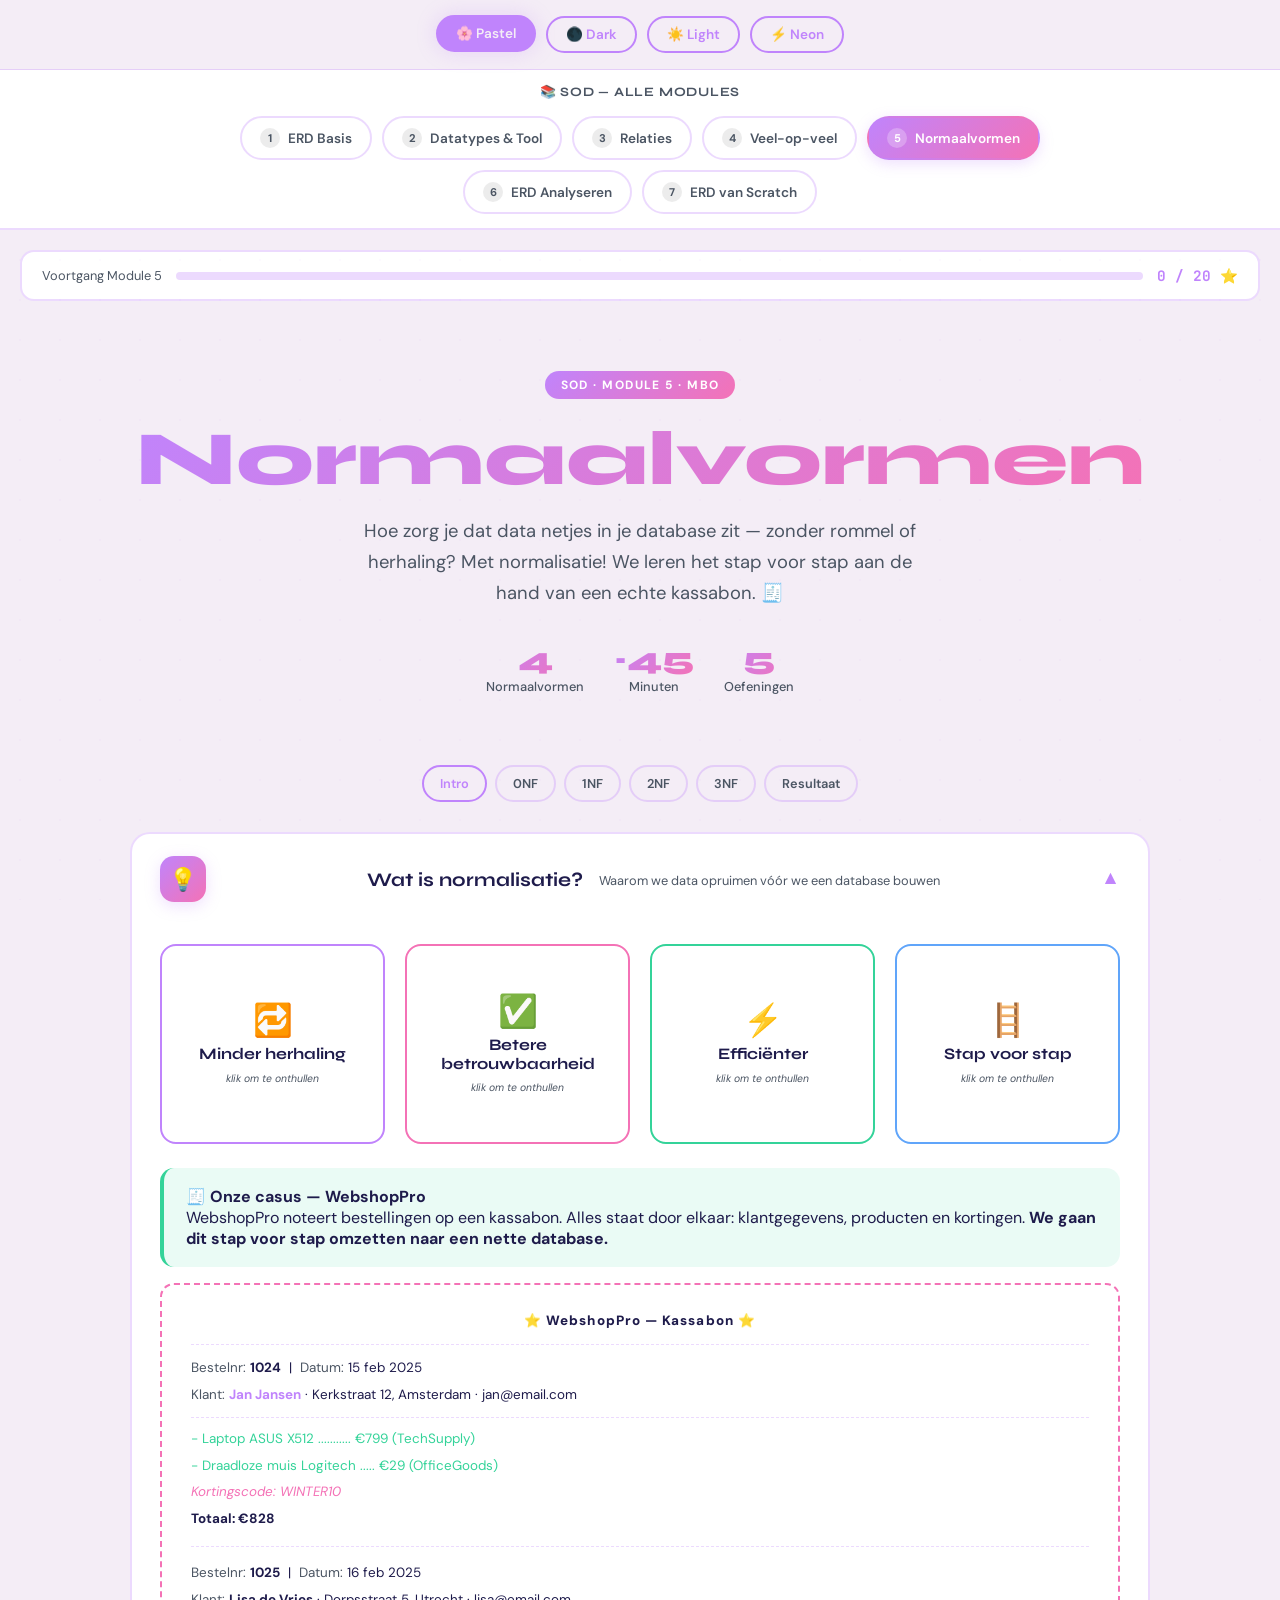
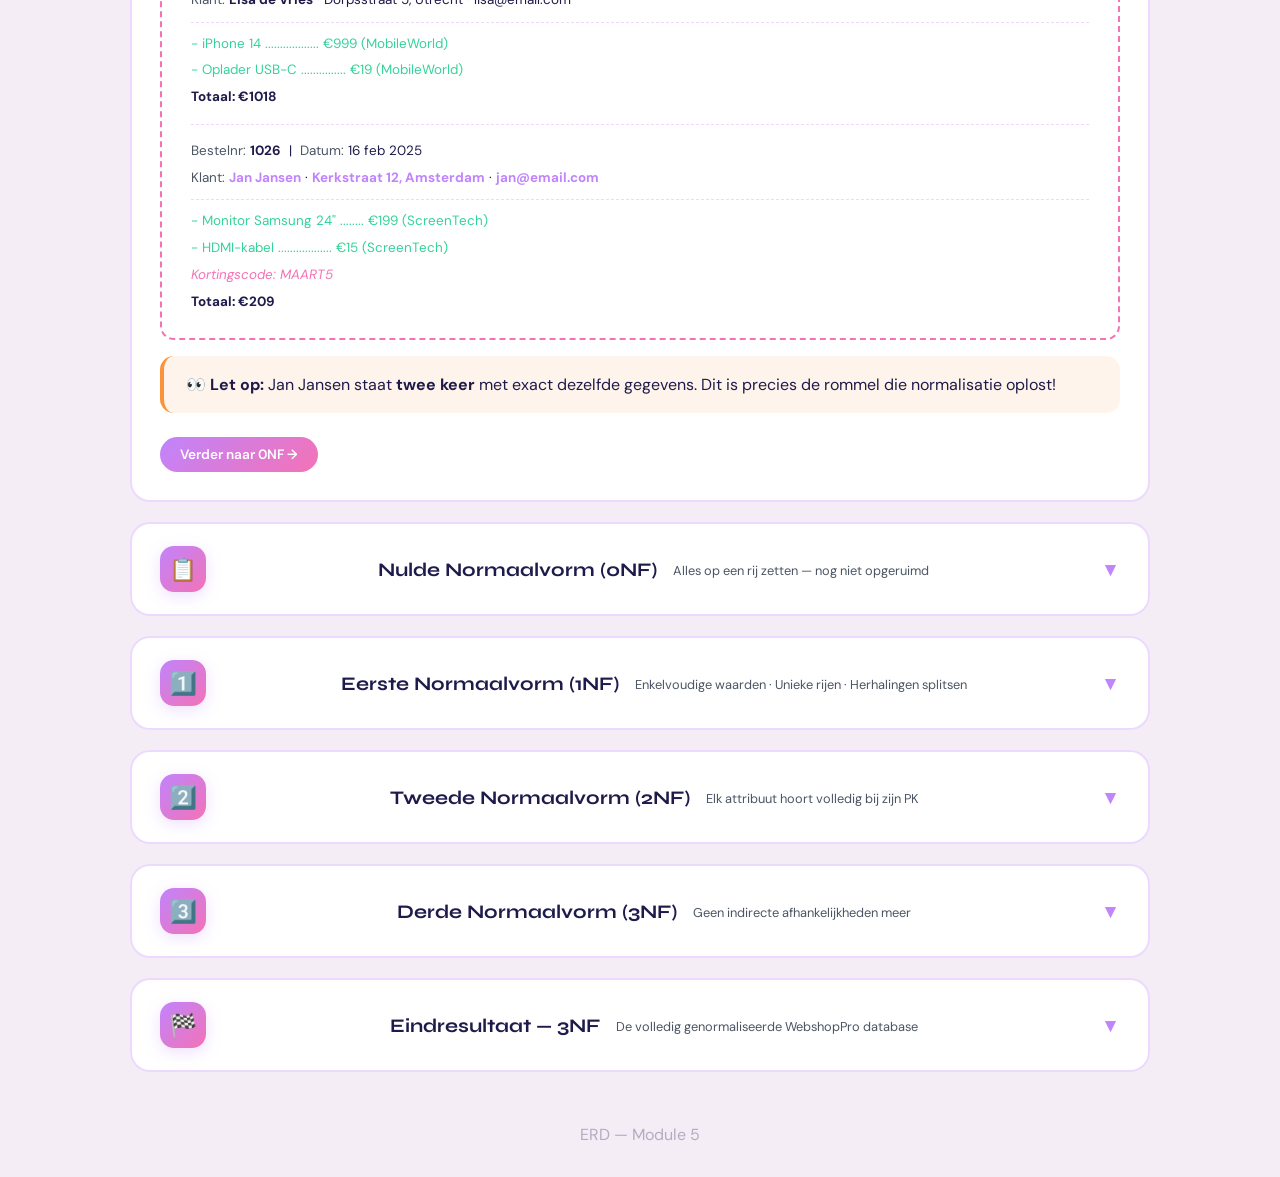
<file: module5.html>
<!DOCTYPE html>
<html lang="nl">
<head>
  <meta charset="UTF-8" />
  <meta name="viewport" content="width=device-width, initial-scale=1.0"/>
  <title>Normaalvormen | SOD Module 5</title>
  <link rel="preconnect" href="https://fonts.googleapis.com">
  <link href="https://fonts.googleapis.com/css2?family=Syne:wght@700;800&family=DM+Sans:wght@400;500;600&family=JetBrains+Mono:wght@400;700&display=swap" rel="stylesheet">
  <link rel="stylesheet" href="style.css">
</head>
<body data-theme="pastel">

<!-- ======================== THEME BAR ======================== -->
<div class="theme-bar">
  <button class="theme-btn active" onclick="setTheme('pastel', this)">🌸 Pastel</button>
  <button class="theme-btn" onclick="setTheme('dark', this)">🌑 Dark</button>
  <button class="theme-btn" onclick="setTheme('light', this)">☀️ Light</button>
  <button class="theme-btn" onclick="setTheme('neon', this)">⚡ Neon</button>
</div>

<!-- ======================== MODULE NAVIGATIE ======================== -->
<nav class="module-nav">
  <div class="module-nav-title">📚 SOD — Alle modules</div>
  <div class="module-nav-grid">
    <a class="module-pill" href="index.html"><span class="pill-num">1</span> ERD Basis</a>
    <a class="module-pill" href="module2.html"><span class="pill-num">2</span> Datatypes &amp; Tool</a>
    <a class="module-pill" href="module3.html"><span class="pill-num">3</span> Relaties</a>
    <a class="module-pill" href="module4.html"><span class="pill-num">4</span> Veel-op-veel</a>
    <a class="module-pill active" href="module5.html"><span class="pill-num">5</span> Normaalvormen</a>
    <a class="module-pill" href="module6.html"><span class="pill-num">6</span> ERD Analyseren</a>
    <a class="module-pill" href="module7.html"><span class="pill-num">7</span> ERD van Scratch</a>
  </div>
</nav>

<!-- ======================== SCORE BAR ======================== -->
<div class="score-bar">
  <span class="score-label">Voortgang Module 5</span>
  <div class="score-track"><div class="score-fill" id="scoreFill"></div></div>
  <span class="score-num" id="scoreNum">0 / 20 ⭐</span>
</div>

<!-- ======================== HERO ======================== -->
<div class="container">
  <div class="hero">
    <div class="hero-label">SOD · Module 5 · MBO</div>
    <h1>Normaal&shy;vormen</h1>
    <p>Hoe zorg je dat data netjes in je database zit — zonder rommel of herhaling? Met normalisatie! We leren het stap voor stap aan de hand van een echte kassabon. 🧾</p>
    <div class="hero-stats">
      <div class="stat"><div class="stat-num">4</div><div class="stat-label">Normaalvormen</div></div>
      <div class="stat"><div class="stat-num">~45</div><div class="stat-label">Minuten</div></div>
      <div class="stat"><div class="stat-num">5</div><div class="stat-label">Oefeningen</div></div>
    </div>
  </div>

  <!-- PROGRESS STRIP -->
  <div class="progress-strip">
    <div class="prog-step active" onclick="scrollToCard(0)">Intro</div>
    <div class="prog-step" onclick="scrollToCard(1)">0NF</div>
    <div class="prog-step" onclick="scrollToCard(2)">1NF</div>
    <div class="prog-step" onclick="scrollToCard(3)">2NF</div>
    <div class="prog-step" onclick="scrollToCard(4)">3NF</div>
    <div class="prog-step" onclick="scrollToCard(5)">Resultaat</div>
  </div>

  <div class="sections">

    <!-- ===================================================
         KAART 0 — INTRO
    =================================================== -->
    <div class="sec-card open" id="card0">
      <div class="sec-header" onclick="toggleCard(0)">
        <div class="sec-icon">💡</div>
        <div class="sec-title-group">
          <div class="sec-title">Wat is normalisatie?</div>
          <div class="sec-sub">Waarom we data opruimen vóór we een database bouwen</div>
        </div>
        <div class="chevron">▼</div>
      </div>
      <div class="sec-body">
        <div class="sec-inner">

          <div class="flip-grid">
            <div class="flip-card" onclick="flip(this)">
              <div class="flip-inner">
                <div class="flip-front">
                  <div class="flip-front-icon">🔁</div>
                  <div class="flip-front-label">Minder herhaling</div>
                  <div class="flip-front-hint">klik om te onthullen</div>
                </div>
                <div class="flip-back">Dezelfde data niet 10× opslaan. De naam van een klant staat op <strong>1 plek</strong> — niet in elke bestelling opnieuw.</div>
              </div>
            </div>
            <div class="flip-card" onclick="flip(this)">
              <div class="flip-inner">
                <div class="flip-front">
                  <div class="flip-front-icon">✅</div>
                  <div class="flip-front-label">Betere betrouwbaarheid</div>
                  <div class="flip-front-hint">klik om te onthullen</div>
                </div>
                <div class="flip-back">Als een naam verandert, pas je hem op <strong>1 plek</strong> aan — niet op 47 plekken met het risico dat je er 3 vergeet.</div>
              </div>
            </div>
            <div class="flip-card" onclick="flip(this)">
              <div class="flip-inner">
                <div class="flip-front">
                  <div class="flip-front-icon">⚡</div>
                  <div class="flip-front-label">Efficiënter</div>
                  <div class="flip-front-hint">klik om te onthullen</div>
                </div>
                <div class="flip-back">Een kleinere, nette database is <strong>sneller</strong> en makkelijker te bevragen met SQL.</div>
              </div>
            </div>
            <div class="flip-card" onclick="flip(this)">
              <div class="flip-inner">
                <div class="flip-front">
                  <div class="flip-front-icon">🪜</div>
                  <div class="flip-front-label">Stap voor stap</div>
                  <div class="flip-front-hint">klik om te onthullen</div>
                </div>
                <div class="flip-back">Normalisatie gaat in stappen: <strong>0NF → 1NF → 2NF → 3NF</strong>. Elke stap maakt de database netter.</div>
              </div>
            </div>
          </div>

          <div class="hl-box tip" style="margin-top:1.5rem">
            <strong>🧾 Onze casus — WebshopPro</strong><br>
            WebshopPro noteert bestellingen op een kassabon. Alles staat door elkaar: klantgegevens, producten en kortingen. <strong>We gaan dit stap voor stap omzetten naar een nette database.</strong>
          </div>

          <!-- Kassabon visueel -->
          <div style="background:var(--surface);border:2px dashed var(--accent2);border-radius:14px;padding:1.4rem 1.8rem;font-family:var(--mono);font-size:.84rem;line-height:2;margin:1rem 0;box-shadow:var(--shadow-sm)">
            <div style="font-weight:800;text-align:center;letter-spacing:.08em;margin-bottom:.4rem">⭐ WebshopPro — Kassabon ⭐</div>
            <div style="border-top:1px dashed var(--border);margin:.6rem 0"></div>
            <div><span style="color:var(--text2)">Bestelnr:</span> <strong>1024</strong> &nbsp;|&nbsp; <span style="color:var(--text2)">Datum:</span> 15 feb 2025</div>
            <div><span style="color:var(--text2)">Klant:</span> <strong style="color:var(--accent1)">Jan Jansen</strong> · Kerkstraat 12, Amsterdam · jan@email.com</div>
            <div style="border-top:1px dashed var(--border);margin:.5rem 0"></div>
            <div style="color:var(--accent3)">- Laptop ASUS X512 ........... €799 (TechSupply)</div>
            <div style="color:var(--accent3)">- Draadloze muis Logitech ..... €29 (OfficeGoods)</div>
            <div style="color:var(--accent2);font-style:italic">Kortingscode: WINTER10</div>
            <div style="font-weight:700">Totaal: €828</div>
            <div style="border-top:1px dashed var(--border);margin:.8rem 0"></div>
            <div><span style="color:var(--text2)">Bestelnr:</span> <strong>1025</strong> &nbsp;|&nbsp; <span style="color:var(--text2)">Datum:</span> 16 feb 2025</div>
            <div><span style="color:var(--text2)">Klant:</span> <strong>Lisa de Vries</strong> · Dorpsstraat 5, Utrecht · lisa@email.com</div>
            <div style="border-top:1px dashed var(--border);margin:.5rem 0"></div>
            <div style="color:var(--accent3)">- iPhone 14 .................. €999 (MobileWorld)</div>
            <div style="color:var(--accent3)">- Oplader USB-C ............... €19 (MobileWorld)</div>
            <div style="font-weight:700">Totaal: €1018</div>
            <div style="border-top:1px dashed var(--border);margin:.8rem 0"></div>
            <div><span style="color:var(--text2)">Bestelnr:</span> <strong>1026</strong> &nbsp;|&nbsp; <span style="color:var(--text2)">Datum:</span> 16 feb 2025</div>
            <div><span style="color:var(--text2)">Klant:</span> <strong style="color:var(--accent1)">Jan Jansen</strong> · <strong style="color:var(--accent1)">Kerkstraat 12, Amsterdam</strong> · <strong style="color:var(--accent1)">jan@email.com</strong></div>
            <div style="border-top:1px dashed var(--border);margin:.5rem 0"></div>
            <div style="color:var(--accent3)">- Monitor Samsung 24" ........ €199 (ScreenTech)</div>
            <div style="color:var(--accent3)">- HDMI-kabel .................. €15 (ScreenTech)</div>
            <div style="color:var(--accent2);font-style:italic">Kortingscode: MAART5</div>
            <div style="font-weight:700">Totaal: €209</div>
          </div>

          <div class="hl-box warn">
            <strong>👀 Let op:</strong> Jan Jansen staat <strong>twee keer</strong> met exact dezelfde gegevens. Dit is precies de rommel die normalisatie oplost!
          </div>

          <div class="step-controls" style="margin-top:1.5rem">
            <button class="btn filled" onclick="openNextCard(0)">Verder naar 0NF →</button>
          </div>
        </div>
      </div>
    </div>

    <!-- ===================================================
         KAART 1 — 0NF
    =================================================== -->
    <div class="sec-card" id="card1">
      <div class="sec-header" onclick="toggleCard(1)">
        <div class="sec-icon">📋</div>
        <div class="sec-title-group">
          <div class="sec-title">Nulde Normaalvorm (0NF)</div>
          <div class="sec-sub">Alles op een rij zetten — nog niet opgeruimd</div>
        </div>
        <div class="chevron">▼</div>
      </div>
      <div class="sec-body">
        <div class="sec-inner">

          <div class="hl-box info">
            <strong>Wat is 0NF?</strong><br>
            0NF = de ruwe data, precies zoals hij binnenkomt. Nog geen regels, geen structuur. We gooien alles op een hoop en kijken wat we hebben.
          </div>

          <!-- Stap-voor-stap 0NF -->
          <div class="step-reveal" id="steps-0nf">
            <div class="step-reveal-item visible">
              <div class="topic-title">Stap 1 — Constanten vs. procesgegevens</div>
              <p>Welke data blijft altijd hetzelfde? Welke verandert per rij?</p>
              <div style="display:grid;grid-template-columns:1fr 1fr;gap:10px;margin-top:.8rem">
                <div class="hl-box info"><strong>📌 Constant</strong><br>Naam, adres, e-mail van Jan Jansen — altijd hetzelfde voor deze klant</div>
                <div class="hl-box tip"><strong>🔄 Procesdata</strong><br>Bestelnummer, datum, producten, prijs, leverancier, kortingscode</div>
              </div>
            </div>
            <div class="step-reveal-item">
              <div class="topic-title">Stap 2 — Inventariseer alle attributen</div>
              <p>Schrijf alle gegevens op die op de kassabon staan:</p>
              <div style="display:flex;flex-wrap:wrap;gap:6px;margin-top:.7rem">
                <code>ordernumber</code> <code>orderdate</code> <code>customername</code>
                <code>address</code> <code>email</code> <code>productname</code>
                <code>productprice</code> <code>supplier</code> <code>discountcode</code> <code>total</code>
              </div>
            </div>
            <div class="step-reveal-item">
              <div class="topic-title">Stap 3 — Geef de entiteit een naam</div>
              <p>Alle attributen gaan voorlopig in één grote tabel. De kassabon gaat over <strong>bestellingen</strong> — we noemen de entiteit <code>order</code>.</p>
              <div class="erd-canvas" style="margin-top:.8rem">
                <div class="erd-entity">
                  <div class="erd-entity-name">order</div>
                  <div class="erd-attrs">
                    <div class="erd-attr"><span class="icon-pk">🔑</span> ordernumber</div>
                    <div class="erd-attr"><span class="icon-req">◆</span> orderdate</div>
                    <div class="erd-attr"><span class="icon-req">◆</span> customername</div>
                    <div class="erd-attr"><span class="icon-req">◆</span> address</div>
                    <div class="erd-attr"><span class="icon-req">◆</span> email</div>
                    <div class="erd-attr"><span class="icon-req">◆</span> productname</div>
                    <div class="erd-attr"><span class="icon-req">◆</span> productprice</div>
                    <div class="erd-attr"><span class="icon-req">◆</span> supplier</div>
                    <div class="erd-attr"><span class="icon-req">◆</span> discountcode</div>
                  </div>
                </div>
              </div>
            </div>
            <div class="step-reveal-item">
              <div class="topic-title">Stap 4 — Unieke attributen (PK-kandidaat)</div>
              <p>Welk attribuut is uniek per rij? <code>ordernumber</code> — elke bestelling heeft een eigen nummer. Dit wordt onze primaire sleutel.</p>
            </div>
            <div class="step-reveal-item">
              <div class="topic-title">Stap 5 — Repeterende groepen</div>
              <p>Welke gegevens herhalen zich? Jan Jansen staat twee keer. Producten herhalen ook — meerdere producten per bestelling.</p>
              <div class="hl-box warn" style="margin-top:.7rem">
                <strong>Herhalende attributen:</strong> customername · address · email &nbsp;(per klant) &nbsp;en&nbsp; productname · productprice · supplier &nbsp;(per product per bestelling)
                <br><strong>Dit is 0NF</strong> — de data staat er, maar alles is door elkaar.
              </div>
            </div>
          </div>
          <div style="display:flex;align-items:center;gap:.8rem;margin-top:1rem">
            <button class="btn" id="steps-0nf-prev" style="display:none" onclick="stepReveal('steps-0nf', -1)">← Vorige</button>
            <span class="step-counter" id="steps-0nf-counter">1 / 5</span>
            <button class="btn filled" id="steps-0nf-next" onclick="stepReveal('steps-0nf', 1)">Volgende stap →</button>
          </div>

          <!-- MCQ 0NF -->
          <div class="mcq" style="margin-top:1.5rem">
            <div class="mcq-question">❓ Welk attribuut is in 0NF de kandidaat voor de primaire sleutel?</div>
            <div class="mcq-options">
              <div class="mcq-opt" onclick="checkMCQ(this, false, 'fb-0nf-1')">customername</div>
              <div class="mcq-opt" onclick="checkMCQ(this, true,  'fb-0nf-1')">ordernumber</div>
              <div class="mcq-opt" onclick="checkMCQ(this, false, 'fb-0nf-1')">productname</div>
              <div class="mcq-opt" onclick="checkMCQ(this, false, 'fb-0nf-1')">orderdate</div>
            </div>
            <div class="mcq-feedback" id="fb-0nf-1"></div>
          </div>

          <div class="step-controls">
            <button class="btn filled" onclick="openNextCard(1)">Verder naar 1NF →</button>
          </div>
        </div>
      </div>
    </div>

    <!-- ===================================================
         KAART 2 — 1NF
    =================================================== -->
    <div class="sec-card" id="card2">
      <div class="sec-header" onclick="toggleCard(2)">
        <div class="sec-icon">1️⃣</div>
        <div class="sec-title-group">
          <div class="sec-title">Eerste Normaalvorm (1NF)</div>
          <div class="sec-sub">Enkelvoudige waarden · Unieke rijen · Herhalingen splitsen</div>
        </div>
        <div class="chevron">▼</div>
      </div>
      <div class="sec-body">
        <div class="sec-inner">

          <div class="hl-box info">
            <strong>Regels voor 1NF:</strong><br>
            ✓ Elk attribuut bevat precies <strong>één waarde</strong><br>
            ✓ Elke rij is uniek identificeerbaar (heeft een <strong>PK</strong>)<br>
            ✓ Geen herhalende groepen meer in één cel
          </div>

          <div class="step-reveal" id="steps-1nf">

            <div class="step-reveal-item visible">
              <div class="topic-title">Stap 1 — Zijn de attributen enkelvoudig?</div>
              <p><code>address</code> bevat <em>"Kerkstraat 12, Amsterdam"</em> — dat zijn eigenlijk twee dingen. Split in <code>street</code> + <code>city</code>.</p>
              <p style="margin-top:.5rem">Ook <code>customername</code> is samengesteld → split in <code>firstname</code> + <code>lastname</code>.</p>
              <div class="hl-box tip" style="margin-top:.7rem"><strong>Meerdere producten per bestelling?</strong> Elke product-bestelling combinatie wordt een eigen rij. Bestelling 1024 met 2 producten wordt dus 2 rijen.</div>
            </div>

            <div class="step-reveal-item">
              <div class="topic-title">Stap 2 — Voeg een unieke PK toe</div>
              <p>Nu elk product een eigen rij heeft, is <code>ordernumber</code> niet meer uniek. We voegen een eigen <code>id</code> toe.</p>
              <div style="overflow-x:auto;margin-top:.8rem">
                <table style="width:100%;border-collapse:collapse;font-size:.78rem;font-family:var(--mono);min-width:700px">
                  <thead style="background:var(--bg2)">
                    <tr>
                      <th style="padding:6px 10px;border:1px solid var(--border);text-align:left">id (PK)</th>
                      <th style="padding:6px 10px;border:1px solid var(--border)">ordernumber</th>
                      <th style="padding:6px 10px;border:1px solid var(--border)">orderdate</th>
                      <th style="padding:6px 10px;border:1px solid var(--border)">firstname</th>
                      <th style="padding:6px 10px;border:1px solid var(--border)">lastname</th>
                      <th style="padding:6px 10px;border:1px solid var(--border)">street</th>
                      <th style="padding:6px 10px;border:1px solid var(--border)">city</th>
                      <th style="padding:6px 10px;border:1px solid var(--border)">productname</th>
                      <th style="padding:6px 10px;border:1px solid var(--border)">productprice</th>
                      <th style="padding:6px 10px;border:1px solid var(--border)">supplier</th>
                    </tr>
                  </thead>
                  <tbody>
                    <tr>
                      <td style="padding:5px 10px;border:1px solid var(--border);color:var(--accent5);font-weight:700">1</td>
                      <td style="padding:5px 10px;border:1px solid var(--border)">1024</td>
                      <td style="padding:5px 10px;border:1px solid var(--border)">15-02-2025</td>
                      <td style="padding:5px 10px;border:1px solid var(--border)">Jan</td>
                      <td style="padding:5px 10px;border:1px solid var(--border)">Jansen</td>
                      <td style="padding:5px 10px;border:1px solid var(--border)">Kerkstraat 12</td>
                      <td style="padding:5px 10px;border:1px solid var(--border)">Amsterdam</td>
                      <td style="padding:5px 10px;border:1px solid var(--border)">Laptop ASUS</td>
                      <td style="padding:5px 10px;border:1px solid var(--border)">€799</td>
                      <td style="padding:5px 10px;border:1px solid var(--border)">TechSupply</td>
                    </tr>
                    <tr style="background:rgba(248,113,113,.08)">
                      <td style="padding:5px 10px;border:1px solid var(--border);color:var(--accent5);font-weight:700">2</td>
                      <td style="padding:5px 10px;border:1px solid var(--border)">1024</td>
                      <td style="padding:5px 10px;border:1px solid var(--border)">15-02-2025</td>
                      <td style="padding:5px 10px;border:1px solid var(--border);color:#f87171;font-weight:600">Jan</td>
                      <td style="padding:5px 10px;border:1px solid var(--border);color:#f87171;font-weight:600">Jansen</td>
                      <td style="padding:5px 10px;border:1px solid var(--border);color:#f87171;font-weight:600">Kerkstraat 12</td>
                      <td style="padding:5px 10px;border:1px solid var(--border);color:#f87171;font-weight:600">Amsterdam</td>
                      <td style="padding:5px 10px;border:1px solid var(--border)">Draadloze muis</td>
                      <td style="padding:5px 10px;border:1px solid var(--border)">€29</td>
                      <td style="padding:5px 10px;border:1px solid var(--border)">OfficeGoods</td>
                    </tr>
                    <tr>
                      <td style="padding:5px 10px;border:1px solid var(--border);color:var(--accent5);font-weight:700">3</td>
                      <td style="padding:5px 10px;border:1px solid var(--border)">1025</td>
                      <td style="padding:5px 10px;border:1px solid var(--border)">16-02-2025</td>
                      <td style="padding:5px 10px;border:1px solid var(--border)">Lisa</td>
                      <td style="padding:5px 10px;border:1px solid var(--border)">de Vries</td>
                      <td style="padding:5px 10px;border:1px solid var(--border)">Dorpsstraat 5</td>
                      <td style="padding:5px 10px;border:1px solid var(--border)">Utrecht</td>
                      <td style="padding:5px 10px;border:1px solid var(--border)">iPhone 14</td>
                      <td style="padding:5px 10px;border:1px solid var(--border)">€999</td>
                      <td style="padding:5px 10px;border:1px solid var(--border)">MobileWorld</td>
                    </tr>
                    <tr style="background:rgba(248,113,113,.08)">
                      <td style="padding:5px 10px;border:1px solid var(--border);color:var(--accent5);font-weight:700">4</td>
                      <td style="padding:5px 10px;border:1px solid var(--border)">1024</td>
                      <td style="padding:5px 10px;border:1px solid var(--border)">16-02-2025</td>
                      <td style="padding:5px 10px;border:1px solid var(--border);color:#f87171;font-weight:600">Lisa</td>
                      <td style="padding:5px 10px;border:1px solid var(--border);color:#f87171;font-weight:600">de Vries</td>
                      <td style="padding:5px 10px;border:1px solid var(--border);color:#f87171;font-weight:600">Dorpsstraat 5</td>
                      <td style="padding:5px 10px;border:1px solid var(--border);color:#f87171;font-weight:600">Utrecht</td>
                      <td style="padding:5px 10px;border:1px solid var(--border)">Oplader USB-C</td>
                      <td style="padding:5px 10px;border:1px solid var(--border)">€19</td>
                      <td style="padding:5px 10px;border:1px solid var(--border)">MobileWorld</td>
                    </tr>
                  </tbody>
                </table>
              </div>
              <div class="hl-box warn" style="margin-top:.6rem">🔴 Rood = herhaalde data. Jan Jansen staat meerdere keren — dit lossen we op in de volgende stap.</div>
            </div>

            <div class="step-reveal-item">
              <div class="topic-title">Stap 3 — Split klantgegevens af</div>
              <p>Klantgegevens herhalen bij elke bestelling. Die horen bij de <strong>klant</strong>, niet bij de bestelling. We maken een aparte <code>customer</code> tabel.</p>
              <div class="erd-canvas" style="margin-top:.8rem;display:flex;gap:1.5rem;flex-wrap:wrap;justify-content:center">
                <div class="erd-entity">
                  <div class="erd-entity-name" style="background:var(--accent1);color:#fff">customer</div>
                  <div class="erd-attrs">
                    <div class="erd-attr"><span class="icon-pk">🔑</span> id</div>
                    <div class="erd-attr"><span class="icon-req">◆</span> firstname</div>
                    <div class="erd-attr"><span class="icon-req">◆</span> lastname</div>
                    <div class="erd-attr"><span class="icon-req">◆</span> street</div>
                    <div class="erd-attr"><span class="icon-req">◆</span> city</div>
                    <div class="erd-attr"><span class="icon-req">◆</span> email</div>
                  </div>
                </div>
                <div class="erd-entity">
                  <div class="erd-entity-name">order</div>
                  <div class="erd-attrs">
                    <div class="erd-attr"><span class="icon-pk">🔑</span> id</div>
                    <div class="erd-attr"><span class="icon-req">◆</span> ordernumber</div>
                    <div class="erd-attr"><span class="icon-req">◆</span> orderdate</div>
                    <div class="erd-attr" style="color:var(--accent4)"><span class="icon-req">🔷</span> customer_id (FK)</div>
                    <div class="erd-attr"><span class="icon-req">◆</span> productname</div>
                    <div class="erd-attr"><span class="icon-req">◆</span> productprice</div>
                    <div class="erd-attr"><span class="icon-req">◆</span> supplier</div>
                    <div class="erd-attr"><span class="icon-req">◆</span> discountcode</div>
                  </div>
                </div>
              </div>
              <div class="hl-box tip" style="margin-top:.6rem"><strong>✅ Winst:</strong> Jan Jansen staat nu maar 1 keer in de customer tabel. In order staat alleen nog <code>customer_id</code> als verwijzing.</div>
            </div>

            <div class="step-reveal-item">
              <div class="topic-title">Stap 4 — Split producten af</div>
              <p>Ook producten herhalen — "MobileWorld" staat twee keer in order 1025. Producten horen in een eigen <code>product</code> tabel.</p>
              <div class="erd-canvas" style="margin-top:.8rem;display:flex;gap:1.5rem;flex-wrap:wrap;justify-content:center">
                <div class="erd-entity">
                  <div class="erd-entity-name" style="background:var(--accent3);color:#fff">product</div>
                  <div class="erd-attrs">
                    <div class="erd-attr"><span class="icon-pk">🔑</span> id</div>
                    <div class="erd-attr"><span class="icon-req">◆</span> productname</div>
                    <div class="erd-attr"><span class="icon-req">◆</span> productprice</div>
                    <div class="erd-attr"><span class="icon-req">◆</span> supplier</div>
                  </div>
                </div>
                <div class="erd-entity">
                  <div class="erd-entity-name">order</div>
                  <div class="erd-attrs">
                    <div class="erd-attr"><span class="icon-pk">🔑</span> id</div>
                    <div class="erd-attr"><span class="icon-req">◆</span> ordernumber</div>
                    <div class="erd-attr"><span class="icon-req">◆</span> orderdate</div>
                    <div class="erd-attr" style="color:var(--accent4)"><span class="icon-req">🔷</span> customer_id (FK)</div>
                    <div class="erd-attr" style="color:var(--accent4)"><span class="icon-req">🔷</span> product_id (FK)</div>
                    <div class="erd-attr"><span class="icon-req">◆</span> discountcode</div>
                  </div>
                </div>
              </div>
              <div class="hl-box tip" style="margin-top:.6rem"><strong>✅ 1NF bereikt!</strong> Elke cel heeft één waarde, elke rij heeft een PK, herhalende groepen zijn gesplitst.</div>
            </div>
          </div>
          <div style="display:flex;align-items:center;gap:.8rem;margin-top:1rem">
            <button class="btn" id="steps-1nf-prev" style="display:none" onclick="stepReveal('steps-1nf', -1)">← Vorige</button>
            <span class="step-counter" id="steps-1nf-counter">1 / 4</span>
            <button class="btn filled" id="steps-1nf-next" onclick="stepReveal('steps-1nf', 1)">Volgende stap →</button>
          </div>

          <!-- MCQ 1NF -->
          <div class="mcq" style="margin-top:1.5rem">
            <div class="mcq-question">❓ <code>address</code> bevat "Kerkstraat 12, Amsterdam". Wat doe je in 1NF?</div>
            <div class="mcq-options">
              <div class="mcq-opt" onclick="checkMCQ(this, false, 'fb-1nf-1')">Je laat het zo — het is maar één attribuut</div>
              <div class="mcq-opt" onclick="checkMCQ(this, true,  'fb-1nf-1')">Je splitst het op in <code>street</code> en <code>city</code></div>
              <div class="mcq-opt" onclick="checkMCQ(this, false, 'fb-1nf-1')">Je verwijdert het attribuut</div>
              <div class="mcq-opt" onclick="checkMCQ(this, false, 'fb-1nf-1')">Je zet het in een aparte tabel</div>
            </div>
            <div class="mcq-feedback" id="fb-1nf-1"></div>
          </div>

          <div class="step-controls">
            <button class="btn filled" onclick="openNextCard(2)">Verder naar 2NF →</button>
          </div>
        </div>
      </div>
    </div>

    <!-- ===================================================
         KAART 3 — 2NF
    =================================================== -->
    <div class="sec-card" id="card3">
      <div class="sec-header" onclick="toggleCard(3)">
        <div class="sec-icon">2️⃣</div>
        <div class="sec-title-group">
          <div class="sec-title">Tweede Normaalvorm (2NF)</div>
          <div class="sec-sub">Elk attribuut hoort volledig bij zijn PK</div>
        </div>
        <div class="chevron">▼</div>
      </div>
      <div class="sec-body">
        <div class="sec-inner">

          <div class="hl-box info">
            <strong>Regel voor 2NF:</strong><br>
            ✓ Voldoet aan 1NF<br>
            ✓ Elk attribuut is <strong>volledig afhankelijk</strong> van de primaire sleutel
          </div>

          <div class="hl-box quiz" style="margin-top:1rem">
            <strong>🔑 De kernvraag bij 2NF:</strong><br>
            <em>"Is dit een eigenschap van de bestelling — of van iets anders?"</em><br><br>
            <strong>discountcode</strong> in de order-rij staat twee keer voor dezelfde bestelling (1024 heeft twee rijen). De kortingscode hoort bij de <strong>bestelling</strong> als geheel, niet bij de combinatie bestelling + product.<br><br>
            Ook <strong>orderdate</strong> en <strong>customer_id</strong> herhalen per bestelling — die horen bij de bestelling zelf.
          </div>

          <!-- Oplossing 2NF -->
          <div class="topic-title" style="margin-top:1.2rem">Oplossing — splits bestelling van orderregel</div>
          <p>De order-tabel bevat twee dingen door elkaar: de <strong>bestelling</strong> (wie, wanneer, korting) en de <strong>orderregel</strong> (welk product). Die splitsen we.</p>

          <div class="erd-canvas" style="margin-top:1rem;display:flex;gap:1.5rem;flex-wrap:wrap;justify-content:center">
            <div class="erd-entity">
              <div class="erd-entity-name">order ✅</div>
              <div class="erd-attrs">
                <div class="erd-attr"><span class="icon-pk">🔑</span> id</div>
                <div class="erd-attr"><span class="icon-req">◆</span> ordernumber</div>
                <div class="erd-attr"><span class="icon-req">◆</span> orderdate</div>
                <div class="erd-attr" style="color:var(--accent4)"><span class="icon-req">🔷</span> customer_id (FK)</div>
                <div class="erd-attr"><span class="icon-req">◇</span> discountcode</div>
              </div>
            </div>
            <div class="erd-entity" style="border-color:var(--accent4)">
              <div class="erd-entity-name" style="background:var(--accent4);color:#fff">orderrow ✨</div>
              <div class="erd-attrs">
                <div class="erd-attr"><span class="icon-pk">🔑</span> id</div>
                <div class="erd-attr" style="color:var(--accent4)"><span class="icon-req">🔷</span> order_id (FK)</div>
                <div class="erd-attr" style="color:var(--accent4)"><span class="icon-req">🔷</span> product_id (FK)</div>
              </div>
            </div>
          </div>

          <div class="hl-box tip" style="margin-top:.8rem">
            <strong>✅ 2NF bereikt!</strong> Elke tabel bevat alleen attributen die bij zijn PK horen:<br>
            <code>order</code> = gegevens van de bestelling · <code>orderrow</code> = welk product in welke bestelling · <code>customer</code> = klantgegevens · <code>product</code> = productgegevens
          </div>

          <!-- Drag & Drop 2NF -->
          <div class="topic-title" style="margin-top:1.5rem">🎮 Oefening — Welke tabel hoort dit attribuut bij?</div>
          <p style="margin-bottom:.8rem">Sleep elk attribuut naar de juiste tabel.</p>

          <div id="dd2nf-source" class="drop-zone" style="flex-wrap:wrap;min-height:52px;margin-bottom:.8rem"
               ondragover="allowDrop(event)" ondrop="drop(event, 'dd2nf-source')">
            <div class="drag-item" draggable="true" data-correct="entity" ondragstart="dragStart(event)" onclick="tapItem(this,'dd2nf-source','dd2nf-order','dd2nf-customer')">orderdate</div>
            <div class="drag-item" draggable="true" data-correct="attrib" ondragstart="dragStart(event)" onclick="tapItem(this,'dd2nf-source','dd2nf-order','dd2nf-customer')">email</div>
            <div class="drag-item" draggable="true" data-correct="entity" ondragstart="dragStart(event)" onclick="tapItem(this,'dd2nf-source','dd2nf-order','dd2nf-customer')">discountcode</div>
            <div class="drag-item" draggable="true" data-correct="attrib" ondragstart="dragStart(event)" onclick="tapItem(this,'dd2nf-source','dd2nf-order','dd2nf-customer')">city</div>
            <div class="drag-item" draggable="true" data-correct="entity" ondragstart="dragStart(event)" onclick="tapItem(this,'dd2nf-source','dd2nf-order','dd2nf-customer')">customer_id</div>
            <div class="drag-item" draggable="true" data-correct="attrib" ondragstart="dragStart(event)" onclick="tapItem(this,'dd2nf-source','dd2nf-order','dd2nf-customer')">firstname</div>
          </div>

          <div style="display:grid;grid-template-columns:1fr 1fr;gap:12px;margin-bottom:.8rem">
            <div>
              <div class="topic-title" style="font-size:.8rem;margin-bottom:.4rem">📋 order</div>
              <div class="drop-zone" id="dd2nf-order" data-zone="order"
                   ondragover="allowDrop(event)" ondrop="drop(event, 'dd2nf-order')"></div>
            </div>
            <div>
              <div class="topic-title" style="font-size:.8rem;margin-bottom:.4rem">👤 customer</div>
              <div class="drop-zone" id="dd2nf-customer" data-zone="customer"
                   ondragover="allowDrop(event)" ondrop="drop(event, 'dd2nf-customer')"></div>
            </div>
          </div>

          <div style="display:flex;gap:.6rem;flex-wrap:wrap">
            <button class="btn filled" onclick="check2NF()">✅ Controleer</button>
            <button class="btn" onclick="reset2NF()">🔄 Reset</button>
          </div>
          <div id="dd2nf-feedback" style="margin-top:.6rem;font-weight:600"></div>

          <!-- MCQ 2NF -->
          <div class="mcq" style="margin-top:1.5rem">
            <div class="mcq-question">❓ Waarom hoort <code>discountcode</code> in de <code>order</code> tabel en niet in <code>orderrow</code>?</div>
            <div class="mcq-options">
              <div class="mcq-opt" onclick="checkMCQ(this, false, 'fb-2nf-1')">Omdat het een tekstveld is</div>
              <div class="mcq-opt" onclick="checkMCQ(this, true,  'fb-2nf-1')">Omdat de korting bij de bestelling als geheel hoort, niet bij één product</div>
              <div class="mcq-opt" onclick="checkMCQ(this, false, 'fb-2nf-1')">Om opslagruimte te besparen</div>
            </div>
            <div class="mcq-feedback" id="fb-2nf-1"></div>
          </div>

          <div class="step-controls">
            <button class="btn filled" onclick="openNextCard(3)">Verder naar 3NF →</button>
          </div>
        </div>
      </div>
    </div>

    <!-- ===================================================
         KAART 4 — 3NF
    =================================================== -->
    <div class="sec-card" id="card4">
      <div class="sec-header" onclick="toggleCard(4)">
        <div class="sec-icon">3️⃣</div>
        <div class="sec-title-group">
          <div class="sec-title">Derde Normaalvorm (3NF)</div>
          <div class="sec-sub">Geen indirecte afhankelijkheden meer</div>
        </div>
        <div class="chevron">▼</div>
      </div>
      <div class="sec-body">
        <div class="sec-inner">

          <div class="hl-box info">
            <strong>Regel voor 3NF:</strong><br>
            ✓ Voldoet aan 2NF<br>
            ✓ Geen attribuut hangt af van een <strong>ander niet-sleutel attribuut</strong> — alleen van de PK<br>
            ✓ Geen A → B → C ketens
          </div>

          <div class="hl-box quiz" style="margin-top:1rem">
            <strong>Wat is een indirecte afhankelijkheid?</strong><br>
            <code>product.id</code> → bepaalt → <code>supplier</code> → bepaalt → <em>suppliergegevens?</em><br>
            Supplier is meer dan een naam — het is een eigen entiteit met eigen eigenschappen. "MobileWorld" staat twee keer in product (bij iPhone 14 en Oplader USB-C) — dat is herhaling!
          </div>

          <div class="topic-title" style="margin-top:1.2rem">Oplossing — maak een aparte supplier tabel</div>
          <div class="erd-canvas" style="margin-top:.8rem;display:flex;gap:1.5rem;flex-wrap:wrap;justify-content:center">
            <div class="erd-entity" style="border-color:var(--accent3)">
              <div class="erd-entity-name" style="background:var(--accent3);color:#fff">supplier</div>
              <div class="erd-attrs">
                <div class="erd-attr"><span class="icon-pk">🔑</span> id</div>
                <div class="erd-attr"><span class="icon-req">◆</span> suppliername</div>
                <div class="erd-attr"><span class="icon-req">◇</span> email</div>
              </div>
            </div>
            <div class="erd-entity">
              <div class="erd-entity-name">product ✅</div>
              <div class="erd-attrs">
                <div class="erd-attr"><span class="icon-pk">🔑</span> id</div>
                <div class="erd-attr"><span class="icon-req">◆</span> productname</div>
                <div class="erd-attr"><span class="icon-req">◆</span> productprice</div>
                <div class="erd-attr" style="color:var(--accent4)"><span class="icon-req">🔷</span> supplier_id (FK)</div>
              </div>
            </div>
          </div>

          <div class="hl-box tip" style="margin-top:.8rem">
            <strong>✅ 3NF bereikt!</strong> MobileWorld staat nu maar 1 keer. Als de naam verandert → 1 aanpassing in supplier, nergens anders.
          </div>

          <!-- Typer oefening -->
          <div class="typer-box" style="margin-top:1.5rem">
            <div class="topic-title">✏️ Typer-oefening</div>
            <p>In 3NF verplaatsen we <code>supplier</code> uit de product-tabel naar een eigen tabel. Hoe noem je de FK die in <code>product</code> overblijft? (twee woorden, geen spaties)</p>
            <div class="typer-row">
              <input class="typer-input" id="typer-3nf" type="text" placeholder="typ het attribuut..." oninput="checkTyper('typer-3nf', 'supplier_id', 'hint-3nf')">
              <span class="typer-hint" id="hint-3nf"></span>
            </div>
          </div>

          <!-- MCQ 3NF -->
          <div class="mcq" style="margin-top:1.5rem">
            <div class="mcq-question">❓ Wat is een indirecte afhankelijkheid?</div>
            <div class="mcq-options">
              <div class="mcq-opt" onclick="checkMCQ(this, false, 'fb-3nf-1')">Een attribuut dat leeg mag zijn (NULL)</div>
              <div class="mcq-opt" onclick="checkMCQ(this, true,  'fb-3nf-1')">Attribuut C hangt af van attribuut B, dat zelf afhangt van de PK</div>
              <div class="mcq-opt" onclick="checkMCQ(this, false, 'fb-3nf-1')">Een attribuut dat verwijst naar een andere tabel (FK)</div>
              <div class="mcq-opt" onclick="checkMCQ(this, false, 'fb-3nf-1')">Een attribuut dat slechts gedeeltelijk afhangt van de PK (2NF)</div>
            </div>
            <div class="mcq-feedback" id="fb-3nf-1"></div>
          </div>

          <div class="step-controls">
            <button class="btn filled" onclick="openNextCard(4)">Bekijk het eindresultaat →</button>
          </div>
        </div>
      </div>
    </div>

    <!-- ===================================================
         KAART 5 — RESULTAAT
    =================================================== -->
    <div class="sec-card" id="card5">
      <div class="sec-header" onclick="toggleCard(5)">
        <div class="sec-icon">🏁</div>
        <div class="sec-title-group">
          <div class="sec-title">Eindresultaat — 3NF</div>
          <div class="sec-sub">De volledig genormaliseerde WebshopPro database</div>
        </div>
        <div class="chevron">▼</div>
      </div>
      <div class="sec-body">
        <div class="sec-inner">

          <div class="hl-box tip">
            <strong>Van kassabon naar nette database</strong> — we begonnen met één rommelig vel papier en hebben nu 5 tabellen zonder enige herhaling.
          </div>

          <!-- Overzichtstabel -->
          <div style="overflow-x:auto;margin:1rem 0">
            <table style="width:100%;border-collapse:collapse;font-size:.85rem">
              <thead style="background:var(--bg2)">
                <tr>
                  <th style="padding:8px 12px;border:1px solid var(--border);text-align:left">Stap</th>
                  <th style="padding:8px 12px;border:1px solid var(--border)">Wat gedaan</th>
                  <th style="padding:8px 12px;border:1px solid var(--border)">Tabellen na deze stap</th>
                </tr>
              </thead>
              <tbody>
                <tr><td style="padding:7px 12px;border:1px solid var(--border)"><strong>0NF</strong></td><td style="padding:7px 12px;border:1px solid var(--border)">Alles geïnventariseerd, PK-kandidaat gevonden</td><td style="padding:7px 12px;border:1px solid var(--border);font-family:var(--mono);font-size:.8rem">order (alles door elkaar)</td></tr>
                <tr><td style="padding:7px 12px;border:1px solid var(--border)"><strong>1NF</strong></td><td style="padding:7px 12px;border:1px solid var(--border)">Samengestelde attrs gesplitst, klant- en productdata apart</td><td style="padding:7px 12px;border:1px solid var(--border);font-family:var(--mono);font-size:.8rem">order · customer · product</td></tr>
                <tr><td style="padding:7px 12px;border:1px solid var(--border)"><strong>2NF</strong></td><td style="padding:7px 12px;border:1px solid var(--border)">Bestelling gesplitst van orderregel</td><td style="padding:7px 12px;border:1px solid var(--border);font-family:var(--mono);font-size:.8rem">+ orderrow</td></tr>
                <tr><td style="padding:7px 12px;border:1px solid var(--border)"><strong>3NF</strong></td><td style="padding:7px 12px;border:1px solid var(--border)">Supplier als eigen entiteit</td><td style="padding:7px 12px;border:1px solid var(--border);font-family:var(--mono);font-size:.8rem">+ supplier</td></tr>
              </tbody>
            </table>
          </div>

          <!-- Volledig ERD -->
          <div class="topic-title" style="margin-top:1.2rem">Het volledige ERD — 5 tabellen in 3NF</div>
          <div class="erd-canvas" style="margin-top:.8rem;overflow-x:auto">
            <div style="display:flex;gap:1.2rem;flex-wrap:wrap;justify-content:center;min-width:600px">
              <div class="erd-entity" style="border-color:var(--accent1)">
                <div class="erd-entity-name" style="background:var(--accent1);color:#fff">customer</div>
                <div class="erd-attrs">
                  <div class="erd-attr"><span class="icon-pk">🔑</span> id</div>
                  <div class="erd-attr"><span class="icon-req">◆</span> firstname</div>
                  <div class="erd-attr"><span class="icon-req">◆</span> lastname</div>
                  <div class="erd-attr"><span class="icon-req">◆</span> street</div>
                  <div class="erd-attr"><span class="icon-req">◆</span> city</div>
                  <div class="erd-attr"><span class="icon-req">◆</span> email</div>
                </div>
              </div>
              <div class="erd-entity">
                <div class="erd-entity-name">order</div>
                <div class="erd-attrs">
                  <div class="erd-attr"><span class="icon-pk">🔑</span> id</div>
                  <div class="erd-attr"><span class="icon-req">◆</span> ordernumber</div>
                  <div class="erd-attr"><span class="icon-req">◆</span> orderdate</div>
                  <div class="erd-attr" style="color:var(--accent4)"><span class="icon-req">🔷</span> customer_id</div>
                  <div class="erd-attr"><span class="icon-req">◇</span> discountcode</div>
                </div>
              </div>
              <div class="erd-entity" style="border-color:var(--accent4)">
                <div class="erd-entity-name" style="background:var(--accent4);color:#fff">orderrow ✨</div>
                <div class="erd-attrs">
                  <div class="erd-attr"><span class="icon-pk">🔑</span> id</div>
                  <div class="erd-attr" style="color:var(--accent4)"><span class="icon-req">🔷</span> order_id</div>
                  <div class="erd-attr" style="color:var(--accent4)"><span class="icon-req">🔷</span> product_id</div>
                </div>
              </div>
              <div class="erd-entity" style="border-color:var(--accent3)">
                <div class="erd-entity-name" style="background:var(--accent3);color:#fff">product</div>
                <div class="erd-attrs">
                  <div class="erd-attr"><span class="icon-pk">🔑</span> id</div>
                  <div class="erd-attr"><span class="icon-req">◆</span> productname</div>
                  <div class="erd-attr"><span class="icon-req">◆</span> productprice</div>
                  <div class="erd-attr" style="color:var(--accent4)"><span class="icon-req">🔷</span> supplier_id</div>
                </div>
              </div>
              <div class="erd-entity">
                <div class="erd-entity-name">supplier</div>
                <div class="erd-attrs">
                  <div class="erd-attr"><span class="icon-pk">🔑</span> id</div>
                  <div class="erd-attr"><span class="icon-req">◆</span> suppliername</div>
                  <div class="erd-attr"><span class="icon-req">◇</span> email</div>
                </div>
              </div>
            </div>
          </div>

          <!-- Leeruitkomsten checklist -->
          <div class="topic-title" style="margin-top:1.5rem">✅ Leeruitkomsten — vink af wat je kunt</div>
          <div class="checklist" style="margin-top:.6rem">
            <div class="check-item" onclick="toggleCheck(this)">
              <div class="check-box">✓</div>
              <div class="check-text">Ik weet wat normalisatie is en waarom het belangrijk is</div>
            </div>
            <div class="check-item" onclick="toggleCheck(this)">
              <div class="check-box">✓</div>
              <div class="check-text">Ik kan de vier normaalvormen (0NF–3NF) uitleggen</div>
            </div>
            <div class="check-item" onclick="toggleCheck(this)">
              <div class="check-box">✓</div>
              <div class="check-text">Ik kan samengestelde attributen herkennen en splitsen (1NF)</div>
            </div>
            <div class="check-item" onclick="toggleCheck(this)">
              <div class="check-box">✓</div>
              <div class="check-text">Ik kan controleren of elk attribuut volledig bij de PK hoort (2NF)</div>
            </div>
            <div class="check-item" onclick="toggleCheck(this)">
              <div class="check-box">✓</div>
              <div class="check-text">Ik herken indirecte afhankelijkheden (A → B → C) en los ze op (3NF)</div>
            </div>
          </div>

          <!-- Afsluiting -->
          <div class="hl-box tip" style="margin-top:1.5rem;text-align:center">
            <div class="big">🎉</div>
            <div class="box-title">Module 5 klaar!</div>
            <p>Van kassabon naar nette 3NF database — goed gedaan!</p>
            <div style="margin-top:1rem;display:flex;gap:.8rem;justify-content:center;flex-wrap:wrap">
              <a href="index.html" class="btn">🏠 Terug naar overzicht</a>
              <a href="module4.html" class="btn">← Module 4</a>
            </div>
          </div>

        </div>
      </div>
    </div>

  </div><!-- .sections -->
</div><!-- .container -->

<div class="big" style="text-align:center;padding:2rem;opacity:.3">ERD — Module 5</div>

<script src="script.js"></script>
<script>
// ── Custom drag check voor 2NF oefening ──────────────────────────────────────
const correct2NF = {
  orderdate: 'entity',    // → order
  discountcode: 'entity', // → order
  customer_id: 'entity',  // → order
  email: 'attrib',        // → customer
  city: 'attrib',         // → customer
  firstname: 'attrib',    // → customer
};

function check2NF() {
  const orderItems  = document.getElementById('dd2nf-order').querySelectorAll('.drag-item');
  const custItems   = document.getElementById('dd2nf-customer').querySelectorAll('.drag-item');
  const sourceItems = document.getElementById('dd2nf-source').querySelectorAll('.drag-item');
  let ok = 0, tot = 0;

  orderItems.forEach(item => {
    tot++;
    if (correct2NF[item.textContent] === 'entity') { item.classList.add('correct'); item.classList.remove('wrong'); ok++; }
    else item.classList.add('wrong');
  });
  custItems.forEach(item => {
    tot++;
    if (correct2NF[item.textContent] === 'attrib') { item.classList.add('correct'); item.classList.remove('wrong'); ok++; }
    else item.classList.add('wrong');
  });
  sourceItems.forEach(item => { tot++; item.classList.add('wrong'); });

  const fb = document.getElementById('dd2nf-feedback');
  if (ok === tot && tot > 0) {
    fb.textContent = '🎉 Perfect! Alles op de juiste plek.';
    fb.style.color = 'var(--accent3)';
    addPoint(3);
  } else {
    fb.textContent = ok + ' van ' + tot + ' correct. Denk: hoort dit bij de bestelling of bij de klant?';
    fb.style.color = '#f87171';
  }
}

function reset2NF() {
  const source = document.getElementById('dd2nf-source');
  ['dd2nf-order','dd2nf-customer'].forEach(id => {
    document.getElementById(id).querySelectorAll('.drag-item').forEach(item => {
      item.classList.remove('correct','wrong'); source.appendChild(item);
    });
  });
  document.getElementById('dd2nf-feedback').textContent = '';
}
</script>
</body>
</html>
</file>
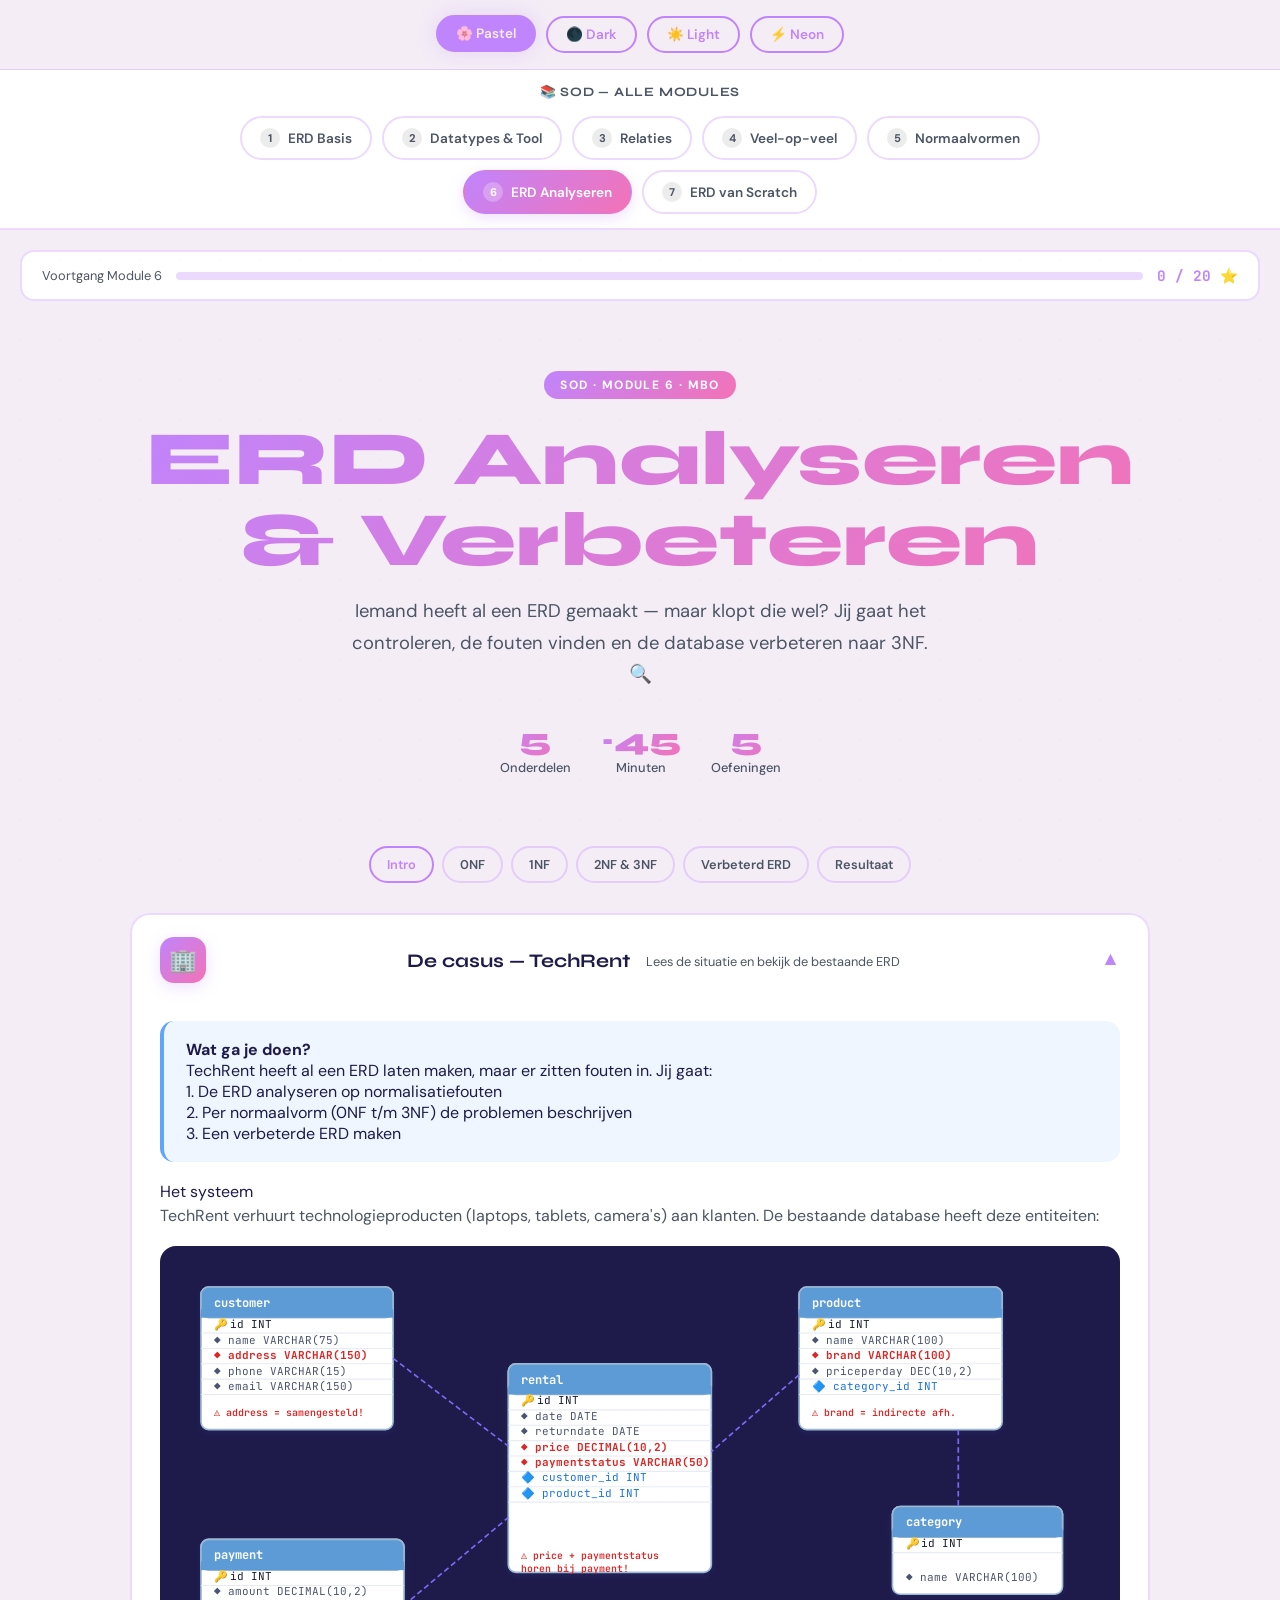
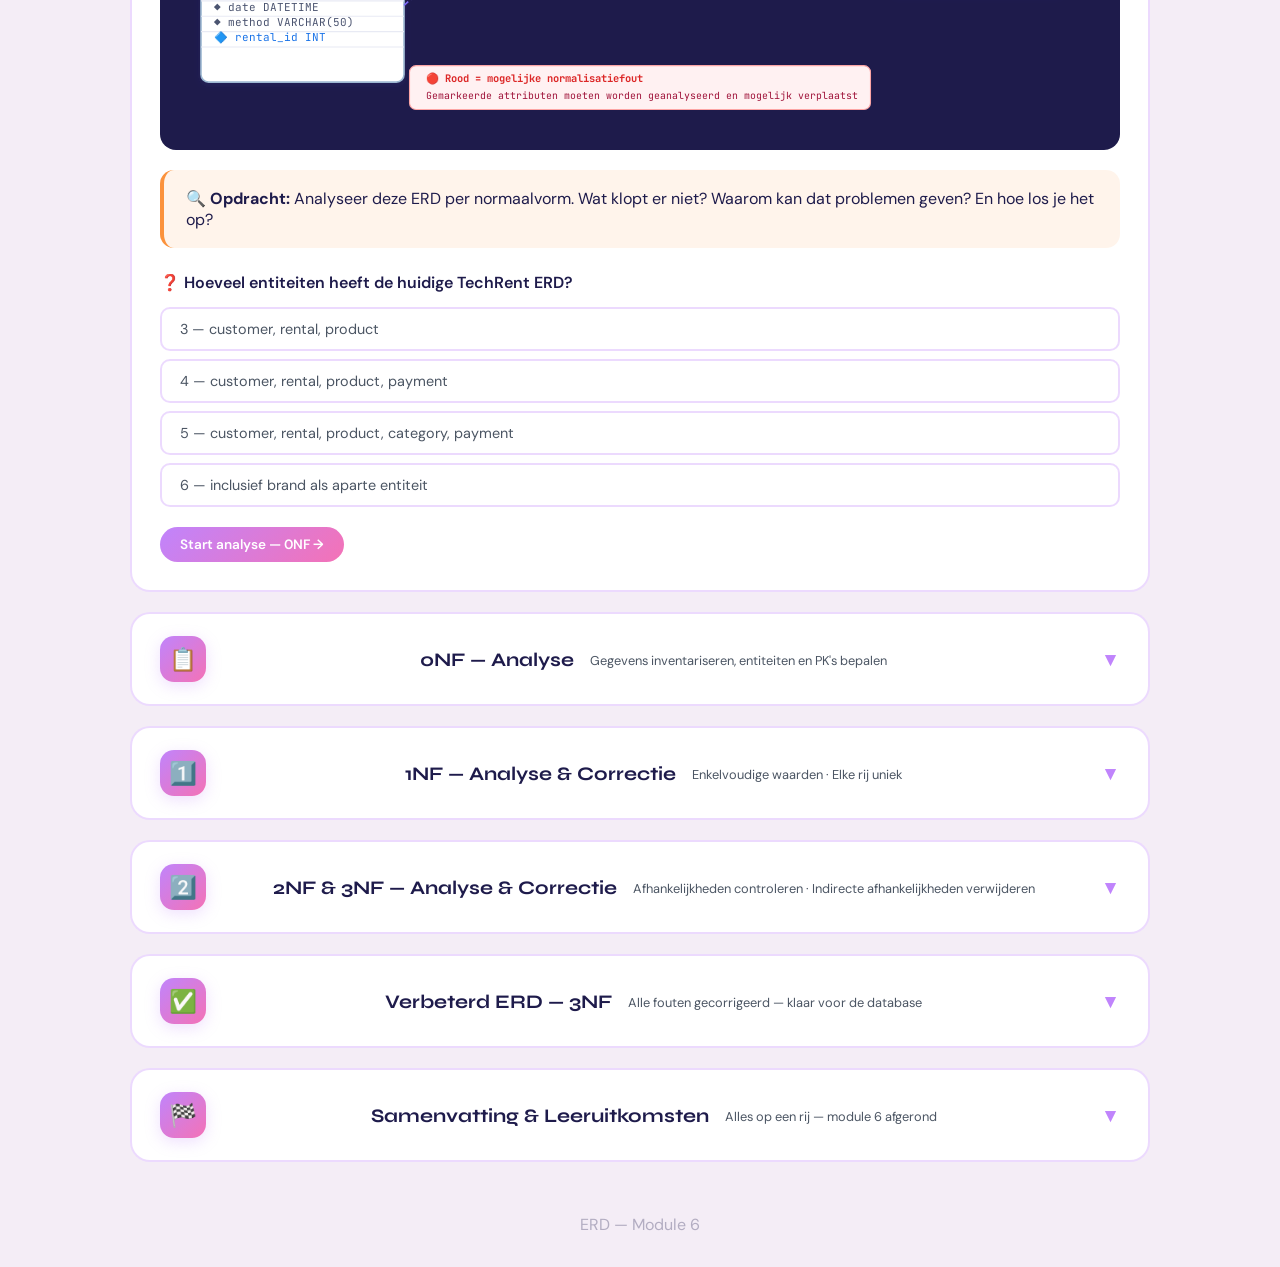
<file: module6.html>
<!DOCTYPE html>
<html lang="nl">
<head>
  <meta charset="UTF-8" />
  <meta name="viewport" content="width=device-width, initial-scale=1.0"/>
  <title>ERD Analyseren & Verbeteren | SOD Module 6</title>
  <link rel="preconnect" href="https://fonts.googleapis.com">
  <link href="https://fonts.googleapis.com/css2?family=Syne:wght@700;800&family=DM+Sans:wght@400;500;600&family=JetBrains+Mono:wght@400;700&display=swap" rel="stylesheet">
  <link rel="stylesheet" href="style.css">
</head>
<body data-theme="pastel">

<!-- ======================== THEME BAR ======================== -->
<div class="theme-bar">
  <button class="theme-btn active" onclick="setTheme('pastel', this)">🌸 Pastel</button>
  <button class="theme-btn" onclick="setTheme('dark', this)">🌑 Dark</button>
  <button class="theme-btn" onclick="setTheme('light', this)">☀️ Light</button>
  <button class="theme-btn" onclick="setTheme('neon', this)">⚡ Neon</button>
</div>

<!-- ======================== MODULE NAVIGATIE ======================== -->
<nav class="module-nav">
  <div class="module-nav-title">📚 SOD — Alle modules</div>
  <div class="module-nav-grid">
    <a class="module-pill" href="index.html"><span class="pill-num">1</span> ERD Basis</a>
    <a class="module-pill" href="module2.html"><span class="pill-num">2</span> Datatypes &amp; Tool</a>
    <a class="module-pill" href="module3.html"><span class="pill-num">3</span> Relaties</a>
    <a class="module-pill" href="module4.html"><span class="pill-num">4</span> Veel-op-veel</a>
    <a class="module-pill" href="module5.html"><span class="pill-num">5</span> Normaalvormen</a>
    <a class="module-pill active" href="module6.html"><span class="pill-num">6</span> ERD Analyseren</a>
    <a class="module-pill" href="module7.html"><span class="pill-num">7</span> ERD van Scratch</a>
  </div>
</nav>

<!-- ======================== SCORE BAR ======================== -->
<div class="score-bar">
  <span class="score-label">Voortgang Module 6</span>
  <div class="score-track"><div class="score-fill" id="scoreFill"></div></div>
  <span class="score-num" id="scoreNum">0 / 20 ⭐</span>
</div>

<!-- ======================== HERO ======================== -->
<div class="container">
  <div class="hero">
    <div class="hero-label">SOD · Module 6 · MBO</div>
    <h1>ERD Analyseren<br>&amp; Verbeteren</h1>
    <p>Iemand heeft al een ERD gemaakt — maar klopt die wel? Jij gaat het controleren, de fouten vinden en de database verbeteren naar 3NF. 🔍</p>
    <div class="hero-stats">
      <div class="stat"><div class="stat-num">5</div><div class="stat-label">Onderdelen</div></div>
      <div class="stat"><div class="stat-num">~45</div><div class="stat-label">Minuten</div></div>
      <div class="stat"><div class="stat-num">5</div><div class="stat-label">Oefeningen</div></div>
    </div>
  </div>

  <!-- PROGRESS STRIP -->
  <div class="progress-strip">
    <div class="prog-step active" onclick="scrollToCard(0)">Intro</div>
    <div class="prog-step" onclick="scrollToCard(1)">0NF</div>
    <div class="prog-step" onclick="scrollToCard(2)">1NF</div>
    <div class="prog-step" onclick="scrollToCard(3)">2NF &amp; 3NF</div>
    <div class="prog-step" onclick="scrollToCard(4)">Verbeterd ERD</div>
    <div class="prog-step" onclick="scrollToCard(5)">Resultaat</div>
  </div>

  <div class="sections">

    <!-- ===================================================
         KAART 0 — INTRO & CASUS
    =================================================== -->
    <div class="sec-card open" id="card0">
      <div class="sec-header" onclick="toggleCard(0)">
        <div class="sec-icon">🏢</div>
        <div class="sec-title-group">
          <div class="sec-title">De casus — TechRent</div>
          <div class="sec-sub">Lees de situatie en bekijk de bestaande ERD</div>
        </div>
        <div class="chevron">▼</div>
      </div>
      <div class="sec-body">
        <div class="sec-inner">

          <div class="hl-box info">
            <strong>Wat ga je doen?</strong><br>
            TechRent heeft al een ERD laten maken, maar er zitten fouten in. Jij gaat:<br>
            1. De ERD analyseren op normalisatiefouten<br>
            2. Per normaalvorm (0NF t/m 3NF) de problemen beschrijven<br>
            3. Een verbeterde ERD maken
          </div>

          <div class="topic-title" style="margin-top:1.2rem">Het systeem</div>
          <p>TechRent verhuurt technologieproducten (laptops, tablets, camera's) aan klanten. De bestaande database heeft deze entiteiten:</p>

          <!-- ERD visueel — de HUIDIGE (foute) ERD -->
          <div class="erd-canvas" style="margin-top:1rem;overflow-x:auto">
            <div style="min-width:680px">

              <!-- SVG van de huidige ERD -->
              <svg viewBox="0 0 820 400" xmlns="http://www.w3.org/2000/svg" style="width:100%;height:auto;font-family:'JetBrains Mono',monospace">
                <defs><filter id="sh"><feDropShadow dx="0" dy="2" stdDeviation="3" flood-color="#5b4de8" flood-opacity="0.09"/></filter></defs>

                <!-- customer -->
                <g filter="url(#sh)">
                  <rect x="10" y="10" width="175" height="130" rx="7" fill="white" stroke="#9db8d2" stroke-width="1.5"/>
                  <rect x="10" y="10" width="175" height="28" rx="7" fill="#5b9bd5" stroke="#9db8d2" stroke-width="1.5"/>
                  <rect x="10" y="30" width="175" height="8" fill="#5b9bd5"/>
                  <text x="22" y="28" font-size="11" font-weight="700" fill="white">customer</text>
                </g>
                <line x1="10" y1="52" x2="185" y2="52" stroke="#e8eaf4" stroke-width="1"/>
                <text x="22" y="47" font-size="10" fill="#b45309">🔑</text><text x="36" y="47" font-size="10" fill="#1a1d2e">id INT</text>
                <line x1="10" y1="66" x2="185" y2="66" stroke="#e8eaf4" stroke-width="1"/>
                <text x="22" y="62" font-size="10" fill="#4b5470">◆ name VARCHAR(75)</text>
                <line x1="10" y1="80" x2="185" y2="80" stroke="#e8eaf4" stroke-width="1"/>
                <text x="22" y="76" font-size="10" fill="#dc2626" font-weight="700">◆ address VARCHAR(150)</text>
                <line x1="10" y1="94" x2="185" y2="94" stroke="#e8eaf4" stroke-width="1"/>
                <text x="22" y="90" font-size="10" fill="#4b5470">◆ phone VARCHAR(15)</text>
                <line x1="10" y1="108" x2="185" y2="108" stroke="#e8eaf4" stroke-width="1"/>
                <text x="22" y="104" font-size="10" fill="#4b5470">◆ email VARCHAR(150)</text>
                <text x="22" y="128" font-size="9" fill="#dc2626" font-weight="600">⚠ address = samengesteld!</text>

                <!-- rental -->
                <g filter="url(#sh)">
                  <rect x="290" y="80" width="185" height="190" rx="7" fill="white" stroke="#9db8d2" stroke-width="1.5"/>
                  <rect x="290" y="80" width="185" height="28" rx="7" fill="#5b9bd5" stroke="#9db8d2" stroke-width="1.5"/>
                  <rect x="290" y="100" width="185" height="8" fill="#5b9bd5"/>
                  <text x="302" y="98" font-size="11" font-weight="700" fill="white">rental</text>
                </g>
                <line x1="290" y1="122" x2="475" y2="122" stroke="#e8eaf4" stroke-width="1"/>
                <text x="302" y="117" font-size="10" fill="#b45309">🔑</text><text x="316" y="117" font-size="10" fill="#1a1d2e">id INT</text>
                <line x1="290" y1="136" x2="475" y2="136" stroke="#e8eaf4" stroke-width="1"/>
                <text x="302" y="131" font-size="10" fill="#4b5470">◆ date DATE</text>
                <line x1="290" y1="150" x2="475" y2="150" stroke="#e8eaf4" stroke-width="1"/>
                <text x="302" y="145" font-size="10" fill="#4b5470">◆ returndate DATE</text>
                <line x1="290" y1="164" x2="475" y2="164" stroke="#e8eaf4" stroke-width="1"/>
                <text x="302" y="159" font-size="10" fill="#dc2626" font-weight="700">◆ price DECIMAL(10,2)</text>
                <line x1="290" y1="178" x2="475" y2="178" stroke="#e8eaf4" stroke-width="1"/>
                <text x="302" y="173" font-size="10" fill="#dc2626" font-weight="700">◆ paymentstatus VARCHAR(50)</text>
                <line x1="290" y1="192" x2="475" y2="192" stroke="#e8eaf4" stroke-width="1"/>
                <text x="302" y="187" font-size="10" fill="#1a73e8">🔷 customer_id INT</text>
                <line x1="290" y1="206" x2="475" y2="206" stroke="#e8eaf4" stroke-width="1"/>
                <text x="302" y="201" font-size="10" fill="#1a73e8">🔷 product_id INT</text>
                <text x="302" y="258" font-size="9" fill="#dc2626" font-weight="600">⚠ price + paymentstatus</text>
                <text x="302" y="270" font-size="9" fill="#dc2626" font-weight="600">  horen bij payment!</text>

                <!-- product -->
                <g filter="url(#sh)">
                  <rect x="555" y="10" width="185" height="130" rx="7" fill="white" stroke="#9db8d2" stroke-width="1.5"/>
                  <rect x="555" y="10" width="185" height="28" rx="7" fill="#5b9bd5" stroke="#9db8d2" stroke-width="1.5"/>
                  <rect x="555" y="30" width="185" height="8" fill="#5b9bd5"/>
                  <text x="567" y="28" font-size="11" font-weight="700" fill="white">product</text>
                </g>
                <line x1="555" y1="52" x2="740" y2="52" stroke="#e8eaf4" stroke-width="1"/>
                <text x="567" y="47" font-size="10" fill="#b45309">🔑</text><text x="581" y="47" font-size="10" fill="#1a1d2e">id INT</text>
                <line x1="555" y1="66" x2="740" y2="66" stroke="#e8eaf4" stroke-width="1"/>
                <text x="567" y="62" font-size="10" fill="#4b5470">◆ name VARCHAR(100)</text>
                <line x1="555" y1="80" x2="740" y2="80" stroke="#e8eaf4" stroke-width="1"/>
                <text x="567" y="76" font-size="10" fill="#dc2626" font-weight="700">◆ brand VARCHAR(100)</text>
                <line x1="555" y1="94" x2="740" y2="94" stroke="#e8eaf4" stroke-width="1"/>
                <text x="567" y="90" font-size="10" fill="#4b5470">◆ priceperday DEC(10,2)</text>
                <line x1="555" y1="108" x2="740" y2="108" stroke="#e8eaf4" stroke-width="1"/>
                <text x="567" y="104" font-size="10" fill="#1a73e8">🔷 category_id INT</text>
                <text x="567" y="128" font-size="9" fill="#dc2626" font-weight="600">⚠ brand = indirecte afh.</text>

                <!-- category -->
                <g filter="url(#sh)">
                  <rect x="640" y="210" width="155" height="80" rx="7" fill="white" stroke="#9db8d2" stroke-width="1.5"/>
                  <rect x="640" y="210" width="155" height="28" rx="7" fill="#5b9bd5" stroke="#9db8d2" stroke-width="1.5"/>
                  <rect x="640" y="230" width="155" height="8" fill="#5b9bd5"/>
                  <text x="652" y="228" font-size="11" font-weight="700" fill="white">category</text>
                </g>
                <line x1="640" y1="252" x2="795" y2="252" stroke="#e8eaf4" stroke-width="1"/>
                <text x="652" y="247" font-size="10" fill="#b45309">🔑</text><text x="666" y="247" font-size="10" fill="#1a1d2e">id INT</text>
                <text x="652" y="278" font-size="10" fill="#4b5470">◆ name VARCHAR(100)</text>

                <!-- payment -->
                <g filter="url(#sh)">
                  <rect x="10" y="240" width="185" height="130" rx="7" fill="white" stroke="#9db8d2" stroke-width="1.5"/>
                  <rect x="10" y="240" width="185" height="28" rx="7" fill="#5b9bd5" stroke="#9db8d2" stroke-width="1.5"/>
                  <rect x="10" y="260" width="185" height="8" fill="#5b9bd5"/>
                  <text x="22" y="258" font-size="11" font-weight="700" fill="white">payment</text>
                </g>
                <line x1="10" y1="282" x2="195" y2="282" stroke="#e8eaf4" stroke-width="1"/>
                <text x="22" y="277" font-size="10" fill="#b45309">🔑</text><text x="36" y="277" font-size="10" fill="#1a1d2e">id INT</text>
                <line x1="10" y1="296" x2="195" y2="296" stroke="#e8eaf4" stroke-width="1"/>
                <text x="22" y="291" font-size="10" fill="#4b5470">◆ amount DECIMAL(10,2)</text>
                <line x1="10" y1="310" x2="195" y2="310" stroke="#e8eaf4" stroke-width="1"/>
                <text x="22" y="305" font-size="10" fill="#4b5470">◆ date DATETIME</text>
                <line x1="10" y1="324" x2="195" y2="324" stroke="#e8eaf4" stroke-width="1"/>
                <text x="22" y="319" font-size="10" fill="#4b5470">◆ method VARCHAR(50)</text>
                <line x1="10" y1="338" x2="195" y2="338" stroke="#e8eaf4" stroke-width="1"/>
                <text x="22" y="333" font-size="10" fill="#1a73e8">🔷 rental_id INT</text>

                <!-- Connectors -->
                <!-- customer → rental -->
                <line x1="185" y1="75" x2="290" y2="155" stroke="#7c6af7" stroke-width="1.5" stroke-dasharray="5,3"/>
                <!-- product → rental -->
                <line x1="555" y1="90" x2="475" y2="160" stroke="#7c6af7" stroke-width="1.5" stroke-dasharray="5,3"/>
                <!-- product → category -->
                <line x1="700" y1="140" x2="700" y2="210" stroke="#7c6af7" stroke-width="1.5" stroke-dasharray="5,3"/>
                <!-- payment → rental -->
                <line x1="195" y1="300" x2="290" y2="220" stroke="#7c6af7" stroke-width="1.5" stroke-dasharray="5,3"/>

                <!-- Fout labels -->
                <rect x="200" y="355" width="420" height="40" rx="6" fill="#fff1f2" stroke="#fca5a5" stroke-width="1"/>
                <text x="215" y="370" font-size="9.5" fill="#dc2626" font-weight="700">🔴 Rood = mogelijke normalisatiefout</text>
                <text x="215" y="385" font-size="9" fill="#9f1239">Gemarkeerde attributen moeten worden geanalyseerd en mogelijk verplaatst</text>
              </svg>
            </div>
          </div>

          <div class="hl-box warn" style="margin-top:.6rem">
            <strong>🔍 Opdracht:</strong> Analyseer deze ERD per normaalvorm. Wat klopt er niet? Waarom kan dat problemen geven? En hoe los je het op?
          </div>

          <!-- MCQ intro -->
          <div class="mcq" style="margin-top:1.5rem">
            <div class="mcq-question">❓ Hoeveel entiteiten heeft de huidige TechRent ERD?</div>
            <div class="mcq-options">
              <div class="mcq-opt" onclick="checkMCQ(this, false, 'fb-intro-1')">3 — customer, rental, product</div>
              <div class="mcq-opt" onclick="checkMCQ(this, false, 'fb-intro-1')">4 — customer, rental, product, payment</div>
              <div class="mcq-opt" onclick="checkMCQ(this, true,  'fb-intro-1')">5 — customer, rental, product, category, payment</div>
              <div class="mcq-opt" onclick="checkMCQ(this, false, 'fb-intro-1')">6 — inclusief brand als aparte entiteit</div>
            </div>
            <div class="mcq-feedback" id="fb-intro-1"></div>
          </div>

          <div class="step-controls">
            <button class="btn filled" onclick="openNextCard(0)">Start analyse — 0NF →</button>
          </div>
        </div>
      </div>
    </div>

    <!-- ===================================================
         KAART 1 — 0NF ANALYSE
    =================================================== -->
    <div class="sec-card" id="card1">
      <div class="sec-header" onclick="toggleCard(1)">
        <div class="sec-icon">📋</div>
        <div class="sec-title-group">
          <div class="sec-title">0NF — Analyse</div>
          <div class="sec-sub">Gegevens inventariseren, entiteiten en PK's bepalen</div>
        </div>
        <div class="chevron">▼</div>
      </div>
      <div class="sec-body">
        <div class="sec-inner">

          <div class="hl-box info">
            <strong>Wat controleer je bij 0NF?</strong><br>
            ✓ Zijn er logische entiteiten?<br>
            ✓ Is er een uniek attribuut per entiteit (PK-kandidaat)?<br>
            ✓ Zijn er repeterende groepen — data die herhaalt?
          </div>

          <div class="step-reveal" id="steps-0nf">

            <div class="step-reveal-item visible">
              <div class="topic-title">Stap 1 — Zijn de entiteiten logisch?</div>
              <p>De huidige ERD heeft vijf entiteiten. Controleer ze één voor één:</p>
              <div style="display:flex;flex-direction:column;gap:8px;margin-top:.8rem">
                <div class="hl-box tip"><strong>✅ customer</strong> — logisch. Klanten zijn een eigen object met eigen gegevens.</div>
                <div class="hl-box tip"><strong>✅ rental</strong> — logisch. Een verhuur is een eigen event (wie huurt wat en wanneer).</div>
                <div class="hl-box tip"><strong>✅ product</strong> — logisch. Producten zijn eigen objecten met naam, merk, prijs.</div>
                <div class="hl-box tip"><strong>✅ category</strong> — logisch. Categorieën zijn herbruikbare labels.</div>
                <div class="hl-box tip"><strong>✅ payment</strong> — logisch. Betaling is een eigen event, los van de verhuur.</div>
              </div>
              <div class="hl-box warn" style="margin-top:.8rem"><strong>Conclusie 0NF:</strong> Alle vijf entiteiten zijn logisch en hebben een eigen <code>id</code> als PK. Op dit niveau zijn er geen grote problemen — de echte fouten zitten in de attributen.</div>
            </div>

            <div class="step-reveal-item">
              <div class="topic-title">Stap 2 — Zijn er repeterende groepen?</div>
              <p>Kijk of er data is die herhaalt in meerdere entiteiten of rijen:</p>
              <div style="display:flex;flex-direction:column;gap:8px;margin-top:.8rem">
                <div class="hl-box warn">
                  <strong>⚠️ price en paymentstatus in rental</strong><br>
                  Als een klant meerdere keren huurt, worden <code>price</code> en <code>paymentstatus</code> elke keer opnieuw opgeslagen in rental. Maar deze gegevens horen eigenlijk bij de <strong>betaling</strong>, niet bij de verhuur zelf.
                </div>
                <div class="hl-box warn">
                  <strong>⚠️ address in customer</strong><br>
                  <code>address VARCHAR(150)</code> bevat mogelijk meerdere waarden — straat, huisnummer én stad in één veld. Dat is een samengesteld attribuut.
                </div>
              </div>
            </div>

            <div class="step-reveal-item">
              <div class="topic-title">Stap 3 — PK-kandidaten controleren</div>
              <p>Elke entiteit heeft een <code>id</code> als PK. Dat is correct en consistent.</p>
              <div style="overflow-x:auto;margin-top:.8rem">
                <table style="width:100%;border-collapse:collapse;font-size:.84rem">
                  <thead style="background:var(--bg2)">
                    <tr>
                      <th style="padding:7px 12px;border:1px solid var(--border);text-align:left">Entiteit</th>
                      <th style="padding:7px 12px;border:1px solid var(--border)">PK</th>
                      <th style="padding:7px 12px;border:1px solid var(--border)">FK's</th>
                      <th style="padding:7px 12px;border:1px solid var(--border)">0NF oordeel</th>
                    </tr>
                  </thead>
                  <tbody>
                    <tr><td style="padding:6px 12px;border:1px solid var(--border)"><code>customer</code></td><td style="padding:6px 12px;border:1px solid var(--border)">id ✅</td><td style="padding:6px 12px;border:1px solid var(--border)">—</td><td style="padding:6px 12px;border:1px solid var(--border);color:var(--accent3)">✅ OK</td></tr>
                    <tr><td style="padding:6px 12px;border:1px solid var(--border)"><code>rental</code></td><td style="padding:6px 12px;border:1px solid var(--border)">id ✅</td><td style="padding:6px 12px;border:1px solid var(--border)">customer_id, product_id</td><td style="padding:6px 12px;border:1px solid var(--border);color:#dc2626">⚠️ price/paymentstatus?</td></tr>
                    <tr><td style="padding:6px 12px;border:1px solid var(--border)"><code>product</code></td><td style="padding:6px 12px;border:1px solid var(--border)">id ✅</td><td style="padding:6px 12px;border:1px solid var(--border)">category_id</td><td style="padding:6px 12px;border:1px solid var(--border);color:#dc2626">⚠️ brand?</td></tr>
                    <tr><td style="padding:6px 12px;border:1px solid var(--border)"><code>category</code></td><td style="padding:6px 12px;border:1px solid var(--border)">id ✅</td><td style="padding:6px 12px;border:1px solid var(--border)">—</td><td style="padding:6px 12px;border:1px solid var(--border);color:var(--accent3)">✅ OK</td></tr>
                    <tr><td style="padding:6px 12px;border:1px solid var(--border)"><code>payment</code></td><td style="padding:6px 12px;border:1px solid var(--border)">id ✅</td><td style="padding:6px 12px;border:1px solid var(--border)">rental_id</td><td style="padding:6px 12px;border:1px solid var(--border);color:var(--accent3)">✅ OK</td></tr>
                  </tbody>
                </table>
              </div>
            </div>
          </div>
          <div style="display:flex;align-items:center;gap:.8rem;margin-top:1rem">
            <button class="btn" id="steps-0nf-prev" style="display:none" onclick="stepReveal('steps-0nf', -1)">← Vorige</button>
            <span class="step-counter" id="steps-0nf-counter">1 / 3</span>
            <button class="btn filled" id="steps-0nf-next" onclick="stepReveal('steps-0nf', 1)">Volgende stap →</button>
          </div>

          <!-- MCQ -->
          <div class="mcq" style="margin-top:1.5rem">
            <div class="mcq-question">❓ Wat is het probleem met <code>address VARCHAR(150)</code> in de customer-tabel?</div>
            <div class="mcq-options">
              <div class="mcq-opt" onclick="checkMCQ(this, false, 'fb-0nf-1')">Het datatype VARCHAR(150) is te lang</div>
              <div class="mcq-opt" onclick="checkMCQ(this, true,  'fb-0nf-1')">Het is een samengesteld attribuut — straat, huisnummer en stad zitten in één veld</div>
              <div class="mcq-opt" onclick="checkMCQ(this, false, 'fb-0nf-1')">Address hoort niet bij customer</div>
              <div class="mcq-opt" onclick="checkMCQ(this, false, 'fb-0nf-1')">Er is geen probleem — dit is correct</div>
            </div>
            <div class="mcq-feedback" id="fb-0nf-1"></div>
          </div>

          <div class="step-controls">
            <button class="btn filled" onclick="openNextCard(1)">Verder naar 1NF →</button>
          </div>
        </div>
      </div>
    </div>

    <!-- ===================================================
         KAART 2 — 1NF ANALYSE
    =================================================== -->
    <div class="sec-card" id="card2">
      <div class="sec-header" onclick="toggleCard(2)">
        <div class="sec-icon">1️⃣</div>
        <div class="sec-title-group">
          <div class="sec-title">1NF — Analyse &amp; Correctie</div>
          <div class="sec-sub">Enkelvoudige waarden · Elke rij uniek</div>
        </div>
        <div class="chevron">▼</div>
      </div>
      <div class="sec-body">
        <div class="sec-inner">

          <div class="hl-box info">
            <strong>Wat controleer je bij 1NF?</strong><br>
            ✓ Bevat elk attribuut precies <strong>één waarde</strong>?<br>
            ✓ Is elke rij uniek identificeerbaar via een PK?<br>
            ✓ Zijn er herhalende groepen in één cel?
          </div>

          <!-- Fout 1 -->
          <div class="topic-title" style="margin-top:1rem">🔴 Fout 1 — address is samengesteld</div>
          <div style="display:grid;grid-template-columns:1fr 1fr;gap:12px;margin-top:.6rem">
            <div class="hl-box warn">
              <strong>❌ Huidige situatie</strong><br>
              <code>address VARCHAR(150)</code><br>
              Bevat: <em>"Kerkstraat 12, Amsterdam 1012AB"</em><br>
              = straat + huisnummer + stad + postcode in één veld
            </div>
            <div class="hl-box tip">
              <strong>✅ Oplossing</strong><br>
              Splitsen in aparte attributen:<br>
              <code>street VARCHAR(100)</code><br>
              <code>city VARCHAR(50)</code><br>
              <code>zipcode VARCHAR(10)</code>
            </div>
          </div>

          <!-- Fout 2 -->
          <div class="topic-title" style="margin-top:1.2rem">🔴 Fout 2 — name in customer kan samengesteld zijn</div>
          <div style="display:grid;grid-template-columns:1fr 1fr;gap:12px;margin-top:.6rem">
            <div class="hl-box warn">
              <strong>❌ Huidige situatie</strong><br>
              <code>name VARCHAR(75)</code><br>
              Bevat: <em>"Jan Jansen"</em><br>
              = voornaam + achternaam in één veld
            </div>
            <div class="hl-box tip">
              <strong>✅ Oplossing</strong><br>
              Splitsen in:<br>
              <code>firstname VARCHAR(50)</code><br>
              <code>lastname VARCHAR(50)</code>
            </div>
          </div>

          <!-- Flip cards 1NF -->
          <div class="topic-title" style="margin-top:1.5rem">📚 Herhaling — wanneer is 1NF geschonden?</div>
          <div class="flip-grid" style="margin-top:.6rem">
            <div class="flip-card" onclick="flip(this)">
              <div class="flip-inner">
                <div class="flip-front">
                  <div class="flip-front-icon">📦</div>
                  <div class="flip-front-label">Samengesteld attribuut</div>
                  <div class="flip-front-hint">klik om te onthullen</div>
                </div>
                <div class="flip-back">Meerdere waarden in één cel — bijv. <strong>"Jan Jansen"</strong> als naam. Oplossing: splits in <code>firstname</code> + <code>lastname</code>.</div>
              </div>
            </div>
            <div class="flip-card" onclick="flip(this)">
              <div class="flip-inner">
                <div class="flip-front">
                  <div class="flip-front-icon">🔁</div>
                  <div class="flip-front-label">Herhalende groep</div>
                  <div class="flip-front-hint">klik om te onthullen</div>
                </div>
                <div class="flip-back">Data die meerdere keren terugkomt in verschillende rijen. Bijv. klantgegevens in elke bestelling. Oplossing: aparte tabel.</div>
              </div>
            </div>
            <div class="flip-card" onclick="flip(this)">
              <div class="flip-inner">
                <div class="flip-front">
                  <div class="flip-front-icon">🔑</div>
                  <div class="flip-front-label">Geen unieke PK</div>
                  <div class="flip-front-hint">klik om te onthullen</div>
                </div>
                <div class="flip-back">Als geen enkel attribuut uniek is per rij. Oplossing: voeg een eigen <code>id</code> toe als primaire sleutel.</div>
              </div>
            </div>
          </div>

          <!-- MCQ 1NF -->
          <div class="mcq" style="margin-top:1.5rem">
            <div class="mcq-question">❓ <code>name VARCHAR(75)</code> in customer bevat "Jan Jansen". Wat is de correcte 1NF-oplossing?</div>
            <div class="mcq-options">
              <div class="mcq-opt" onclick="checkMCQ(this, false, 'fb-1nf-1')">Verander het datatype naar TEXT</div>
              <div class="mcq-opt" onclick="checkMCQ(this, true,  'fb-1nf-1')">Splits op in <code>firstname VARCHAR(50)</code> en <code>lastname VARCHAR(50)</code></div>
              <div class="mcq-opt" onclick="checkMCQ(this, false, 'fb-1nf-1')">Verplaats name naar de rental-tabel</div>
              <div class="mcq-opt" onclick="checkMCQ(this, false, 'fb-1nf-1')">Voeg een tweede name-kolom toe</div>
            </div>
            <div class="mcq-feedback" id="fb-1nf-1"></div>
          </div>

          <div class="step-controls">
            <button class="btn filled" onclick="openNextCard(2)">Verder naar 2NF &amp; 3NF →</button>
          </div>
        </div>
      </div>
    </div>

    <!-- ===================================================
         KAART 3 — 2NF & 3NF ANALYSE
    =================================================== -->
    <div class="sec-card" id="card3">
      <div class="sec-header" onclick="toggleCard(3)">
        <div class="sec-icon">2️⃣</div>
        <div class="sec-title-group">
          <div class="sec-title">2NF &amp; 3NF — Analyse &amp; Correctie</div>
          <div class="sec-sub">Afhankelijkheden controleren · Indirecte afhankelijkheden verwijderen</div>
        </div>
        <div class="chevron">▼</div>
      </div>
      <div class="sec-body">
        <div class="sec-inner">

          <div class="hl-box info" style="display:grid;grid-template-columns:1fr 1fr;gap:12px">
            <div>
              <strong>2NF-vraag:</strong><br>
              Hoort elk attribuut <em>volledig</em> bij de PK van zijn tabel?
            </div>
            <div>
              <strong>3NF-vraag:</strong><br>
              Is er een A → B → C keten? Hangt iets af van een niet-sleutel?
            </div>
          </div>

          <div class="step-reveal" id="steps-23nf">

            <div class="step-reveal-item visible">
              <div class="topic-title">2NF Fout — price en paymentstatus in rental</div>
              <p><code>rental</code> bevat <code>price</code> en <code>paymentstatus</code>. Maar:</p>
              <div style="display:grid;grid-template-columns:1fr 1fr;gap:12px;margin-top:.7rem">
                <div class="hl-box warn">
                  <strong>❌ Probleem</strong><br>
                  <code>price</code> en <code>paymentstatus</code> horen bij de <strong>betaling</strong>, niet bij de verhuur. Een verhuur kan ook bestaan zonder betaling (bijv. bij creditbetaling achteraf). Als de betaalstatus wijzigt, moet je rental aanpassen — maar dat is niet rental's verantwoordelijkheid.
                </div>
                <div class="hl-box tip">
                  <strong>✅ Oplossing</strong><br>
                  Verplaats naar <code>payment</code>:<br>
                  <code>payment</code> krijgt:<br>
                  — <code>amount DECIMAL(10,2)</code><br>
                  — <code>paymentdate DATETIME</code><br>
                  — <code>method VARCHAR(50)</code><br>
                  — <code>status VARCHAR(50)</code><br>
                  — <code>rental_id FK</code>
                </div>
              </div>
            </div>

            <div class="step-reveal-item">
              <div class="topic-title">3NF Fout — brand in product</div>
              <p><code>product</code> bevat <code>brand VARCHAR(100)</code>. Is dat een indirecte afhankelijkheid?</p>
              <div style="background:var(--surface);border:1px solid var(--border);border-radius:10px;padding:14px 18px;font-family:var(--mono);font-size:.88rem;margin:.7rem 0;line-height:2.2">
                <span style="color:var(--accent5);font-weight:700">product.id</span>
                <span style="color:var(--text2)"> → bepaalt → </span>
                <span style="color:var(--text)">brand</span>
                <span style="color:var(--text2)"> → heeft eigen gegevens? </span>
                <span style="color:#dc2626;font-weight:600">⚠️</span>
              </div>
              <div style="display:grid;grid-template-columns:1fr 1fr;gap:12px">
                <div class="hl-box warn">
                  <strong>❌ Probleem</strong><br>
                  Als een merk zijn naam verandert (bijv. "Lenovo" → "Lenovo Group"), moet je dat bij <em>elk product</em> aanpassen. Bovendien: als een merk extra info krijgt (website, land), past dat nergens.
                </div>
                <div class="hl-box tip">
                  <strong>✅ Oplossing</strong><br>
                  Maak een aparte <code>brand</code> tabel:<br>
                  <code>brand (id, name)</code><br>
                  In product: <code>brand_id FK</code>
                </div>
              </div>
            </div>

            <div class="step-reveal-item">
              <div class="topic-title">Overzicht — alle fouten samengevat</div>
              <div style="overflow-x:auto">
                <table style="width:100%;border-collapse:collapse;font-size:.84rem">
                  <thead style="background:var(--bg2)">
                    <tr>
                      <th style="padding:7px 12px;border:1px solid var(--border);text-align:left">NF</th>
                      <th style="padding:7px 12px;border:1px solid var(--border)">Fout</th>
                      <th style="padding:7px 12px;border:1px solid var(--border)">Gevolg</th>
                      <th style="padding:7px 12px;border:1px solid var(--border)">Oplossing</th>
                    </tr>
                  </thead>
                  <tbody>
                    <tr>
                      <td style="padding:6px 12px;border:1px solid var(--border);font-weight:700;color:var(--accent1)">1NF</td>
                      <td style="padding:6px 12px;border:1px solid var(--border)"><code>address</code> is samengesteld</td>
                      <td style="padding:6px 12px;border:1px solid var(--border)">Kan niet filteren op stad of postcode</td>
                      <td style="padding:6px 12px;border:1px solid var(--border)">Split in <code>street</code>, <code>city</code>, <code>zipcode</code></td>
                    </tr>
                    <tr>
                      <td style="padding:6px 12px;border:1px solid var(--border);font-weight:700;color:var(--accent1)">1NF</td>
                      <td style="padding:6px 12px;border:1px solid var(--border)"><code>name</code> is samengesteld</td>
                      <td style="padding:6px 12px;border:1px solid var(--border)">Kan niet sorteren op achternaam</td>
                      <td style="padding:6px 12px;border:1px solid var(--border)">Split in <code>firstname</code>, <code>lastname</code></td>
                    </tr>
                    <tr>
                      <td style="padding:6px 12px;border:1px solid var(--border);font-weight:700;color:var(--accent2)">2NF</td>
                      <td style="padding:6px 12px;border:1px solid var(--border)"><code>price</code> + <code>paymentstatus</code> in rental</td>
                      <td style="padding:6px 12px;border:1px solid var(--border)">Betalingsstatus hoort niet bij verhuur</td>
                      <td style="padding:6px 12px;border:1px solid var(--border)">Verplaats naar <code>payment</code></td>
                    </tr>
                    <tr>
                      <td style="padding:6px 12px;border:1px solid var(--border);font-weight:700;color:var(--accent3)">3NF</td>
                      <td style="padding:6px 12px;border:1px solid var(--border)"><code>brand</code> in product</td>
                      <td style="padding:6px 12px;border:1px solid var(--border)">Merknaam herhaalt bij elk product</td>
                      <td style="padding:6px 12px;border:1px solid var(--border)">Aparte <code>brand</code> tabel + FK</td>
                    </tr>
                  </tbody>
                </table>
              </div>
            </div>
          </div>
          <div style="display:flex;align-items:center;gap:.8rem;margin-top:1rem">
            <button class="btn" id="steps-23nf-prev" style="display:none" onclick="stepReveal('steps-23nf', -1)">← Vorige</button>
            <span class="step-counter" id="steps-23nf-counter">1 / 3</span>
            <button class="btn filled" id="steps-23nf-next" onclick="stepReveal('steps-23nf', 1)">Volgende stap →</button>
          </div>

          <!-- Drag & drop — fout of geen fout? -->
          <div class="topic-title" style="margin-top:1.5rem">🎮 Oefening — Fout of geen fout?</div>
          <p style="margin-bottom:.8rem">Sleep elk attribuut naar de juiste kolom: heeft het een normalisatiefout of niet?</p>

          <div id="dd-norm-source" class="drop-zone" style="flex-wrap:wrap;min-height:52px;margin-bottom:.8rem"
               ondragover="allowDrop(event)" ondrop="drop(event,'dd-norm-source')">
            <div class="drag-item" draggable="true" data-correct="fout" ondragstart="dragStart(event)">rental.price</div>
            <div class="drag-item" draggable="true" data-correct="ok"   ondragstart="dragStart(event)">payment.rental_id</div>
            <div class="drag-item" draggable="true" data-correct="fout" ondragstart="dragStart(event)">customer.address</div>
            <div class="drag-item" draggable="true" data-correct="ok"   ondragstart="dragStart(event)">category.name</div>
            <div class="drag-item" draggable="true" data-correct="fout" ondragstart="dragStart(event)">product.brand</div>
            <div class="drag-item" draggable="true" data-correct="ok"   ondragstart="dragStart(event)">rental.customer_id</div>
          </div>

          <div style="display:grid;grid-template-columns:1fr 1fr;gap:12px;margin-bottom:.8rem">
            <div>
              <div class="topic-title" style="font-size:.8rem;margin-bottom:.4rem">🔴 Normalisatiefout</div>
              <div class="drop-zone" id="dd-norm-fout" ondragover="allowDrop(event)" ondrop="drop(event,'dd-norm-fout')"></div>
            </div>
            <div>
              <div class="topic-title" style="font-size:.8rem;margin-bottom:.4rem">✅ Correct</div>
              <div class="drop-zone" id="dd-norm-ok" ondragover="allowDrop(event)" ondrop="drop(event,'dd-norm-ok')"></div>
            </div>
          </div>
          <div style="display:flex;gap:.6rem;flex-wrap:wrap">
            <button class="btn filled" onclick="checkNormDrag()">✅ Controleer</button>
            <button class="btn" onclick="resetNormDrag()">🔄 Reset</button>
          </div>
          <div id="dd-norm-feedback" style="margin-top:.6rem;font-weight:600"></div>

          <!-- MCQ 2NF -->
          <div class="mcq" style="margin-top:1.5rem">
            <div class="mcq-question">❓ Waarom is <code>brand</code> in de product-tabel een 3NF-fout?</div>
            <div class="mcq-options">
              <div class="mcq-opt" onclick="checkMCQ(this, false, 'fb-23nf-1')">Omdat VARCHAR(100) te lang is voor een merknaam</div>
              <div class="mcq-opt" onclick="checkMCQ(this, false, 'fb-23nf-1')">Omdat brand verplicht NOT NULL moet zijn</div>
              <div class="mcq-opt" onclick="checkMCQ(this, true,  'fb-23nf-1')">Omdat brand een eigen entiteit is met mogelijk eigen attributen — het hangt indirect af van product.id via brand → eigenschappen</div>
              <div class="mcq-opt" onclick="checkMCQ(this, false, 'fb-23nf-1')">Omdat brand bij de category-tabel hoort</div>
            </div>
            <div class="mcq-feedback" id="fb-23nf-1"></div>
          </div>

          <div class="step-controls">
            <button class="btn filled" onclick="openNextCard(3)">Bekijk het verbeterde ERD →</button>
          </div>
        </div>
      </div>
    </div>

    <!-- ===================================================
         KAART 4 — VERBETERD ERD
    =================================================== -->
    <div class="sec-card" id="card4">
      <div class="sec-header" onclick="toggleCard(4)">
        <div class="sec-icon">✅</div>
        <div class="sec-title-group">
          <div class="sec-title">Verbeterd ERD — 3NF</div>
          <div class="sec-sub">Alle fouten gecorrigeerd — klaar voor de database</div>
        </div>
        <div class="chevron">▼</div>
      </div>
      <div class="sec-body">
        <div class="sec-inner">

          <div class="hl-box tip">
            <strong>Wat is er veranderd?</strong><br>
            ✓ <code>customer.name</code> → gesplitst in <code>firstname</code> + <code>lastname</code><br>
            ✓ <code>customer.address</code> → gesplitst in <code>street</code> + <code>city</code> + <code>zipcode</code><br>
            ✓ <code>rental.price</code> + <code>rental.paymentstatus</code> → verplaatst naar <code>payment</code><br>
            ✓ <code>product.brand</code> → aparte <code>brand</code> tabel + <code>brand_id FK</code>
          </div>

          <!-- Het verbeterde ERD als SVG -->
          <div class="erd-canvas" style="margin-top:1rem;overflow-x:auto">
            <div style="min-width:760px">
              <svg viewBox="0 0 920 460" xmlns="http://www.w3.org/2000/svg" style="width:100%;height:auto;font-family:'JetBrains Mono',monospace">
                <defs><filter id="sh2"><feDropShadow dx="0" dy="2" stdDeviation="3" flood-color="#5b4de8" flood-opacity="0.08"/></filter></defs>

                <!-- customer -->
                <g filter="url(#sh2)">
                  <rect x="10" y="10" width="195" height="162" rx="7" fill="white" stroke="#c8ceea" stroke-width="1.5"/>
                  <rect x="10" y="10" width="195" height="28" rx="7" fill="#5b4de8" stroke="#c8ceea" stroke-width="1.5"/>
                  <rect x="10" y="30" width="195" height="8" fill="#5b4de8"/>
                  <text x="22" y="29" font-size="11" font-weight="700" fill="white">customer ✅</text>
                </g>
                <line x1="10" y1="54" x2="205" y2="54" stroke="#eef0f8" stroke-width="1"/>
                <text x="22" y="48" font-size="10" fill="#b45309">🔑</text><text x="36" y="48" font-size="10" fill="#1a1d2e">id INT NN</text>
                <line x1="10" y1="68" x2="205" y2="68" stroke="#eef0f8" stroke-width="1"/>
                <text x="22" y="63" font-size="10" fill="#1a1d2e">◆ firstname VARCHAR(50)</text>
                <line x1="10" y1="82" x2="205" y2="82" stroke="#eef0f8" stroke-width="1"/>
                <text x="22" y="77" font-size="10" fill="#1a1d2e">◆ lastname VARCHAR(50)</text>
                <line x1="10" y1="96" x2="205" y2="96" stroke="#eef0f8" stroke-width="1"/>
                <text x="22" y="91" font-size="10" fill="#1a1d2e">◆ street VARCHAR(100)</text>
                <line x1="10" y1="110" x2="205" y2="110" stroke="#eef0f8" stroke-width="1"/>
                <text x="22" y="105" font-size="10" fill="#1a1d2e">◆ city VARCHAR(50)</text>
                <line x1="10" y1="124" x2="205" y2="124" stroke="#eef0f8" stroke-width="1"/>
                <text x="22" y="119" font-size="10" fill="#1a1d2e">◆ zipcode VARCHAR(10)</text>
                <line x1="10" y1="138" x2="205" y2="138" stroke="#eef0f8" stroke-width="1"/>
                <text x="22" y="133" font-size="10" fill="#1a1d2e">◇ phone VARCHAR(15)</text>
                <line x1="10" y1="152" x2="205" y2="152" stroke="#eef0f8" stroke-width="1"/>
                <text x="22" y="147" font-size="10" fill="#1a1d2e">◆ email VARCHAR(150)</text>

                <!-- rental -->
                <g filter="url(#sh2)">
                  <rect x="300" y="80" width="195" height="146" rx="7" fill="white" stroke="#c8ceea" stroke-width="1.5"/>
                  <rect x="300" y="80" width="195" height="28" rx="7" fill="#c2185b" stroke="#c8ceea" stroke-width="1.5"/>
                  <rect x="300" y="100" width="195" height="8" fill="#c2185b"/>
                  <text x="312" y="99" font-size="11" font-weight="700" fill="white">rental ✅</text>
                </g>
                <line x1="300" y1="124" x2="495" y2="124" stroke="#eef0f8" stroke-width="1"/>
                <text x="312" y="118" font-size="10" fill="#b45309">🔑</text><text x="326" y="118" font-size="10" fill="#1a1d2e">id INT NN</text>
                <line x1="300" y1="138" x2="495" y2="138" stroke="#eef0f8" stroke-width="1"/>
                <text x="312" y="133" font-size="10" fill="#1a1d2e">◆ startdate DATE NN</text>
                <line x1="300" y1="152" x2="495" y2="152" stroke="#eef0f8" stroke-width="1"/>
                <text x="312" y="147" font-size="10" fill="#1a1d2e">◆ returndate DATE NN</text>
                <line x1="300" y1="166" x2="495" y2="166" stroke="#eef0f8" stroke-width="1"/>
                <text x="312" y="161" font-size="10" fill="#1a73e8">🔷 customer_id INT NN</text>
                <line x1="300" y1="180" x2="495" y2="180" stroke="#eef0f8" stroke-width="1"/>
                <text x="312" y="175" font-size="10" fill="#1a73e8">🔷 product_id INT NN</text>

                <!-- payment -->
                <g filter="url(#sh2)">
                  <rect x="10" y="280" width="195" height="162" rx="7" fill="white" stroke="#c8ceea" stroke-width="1.5"/>
                  <rect x="10" y="280" width="195" height="28" rx="7" fill="#0d9e6e" stroke="#c8ceea" stroke-width="1.5"/>
                  <rect x="10" y="300" width="195" height="8" fill="#0d9e6e"/>
                  <text x="22" y="299" font-size="11" font-weight="700" fill="white">payment ✅</text>
                </g>
                <line x1="10" y1="322" x2="205" y2="322" stroke="#eef0f8" stroke-width="1"/>
                <text x="22" y="317" font-size="10" fill="#b45309">🔑</text><text x="36" y="317" font-size="10" fill="#1a1d2e">id INT NN</text>
                <line x1="10" y1="336" x2="205" y2="336" stroke="#eef0f8" stroke-width="1"/>
                <text x="22" y="331" font-size="10" fill="#1a1d2e">◆ amount DECIMAL(10,2)</text>
                <line x1="10" y1="350" x2="205" y2="350" stroke="#eef0f8" stroke-width="1"/>
                <text x="22" y="345" font-size="10" fill="#1a1d2e">◆ paymentdate DATETIME</text>
                <line x1="10" y1="364" x2="205" y2="364" stroke="#eef0f8" stroke-width="1"/>
                <text x="22" y="359" font-size="10" fill="#1a1d2e">◆ method VARCHAR(50)</text>
                <line x1="10" y1="378" x2="205" y2="378" stroke="#eef0f8" stroke-width="1"/>
                <text x="22" y="373" font-size="10" fill="#1a1d2e">◆ status VARCHAR(50)</text>
                <line x1="10" y1="392" x2="205" y2="392" stroke="#eef0f8" stroke-width="1"/>
                <text x="22" y="387" font-size="10" fill="#1a73e8">🔷 rental_id INT NN</text>

                <!-- product -->
                <g filter="url(#sh2)">
                  <rect x="590" y="80" width="210" height="130" rx="7" fill="white" stroke="#c8ceea" stroke-width="1.5"/>
                  <rect x="590" y="80" width="210" height="28" rx="7" fill="#1a73e8" stroke="#c8ceea" stroke-width="1.5"/>
                  <rect x="590" y="100" width="210" height="8" fill="#1a73e8"/>
                  <text x="602" y="99" font-size="11" font-weight="700" fill="white">product ✅</text>
                </g>
                <line x1="590" y1="124" x2="800" y2="124" stroke="#eef0f8" stroke-width="1"/>
                <text x="602" y="118" font-size="10" fill="#b45309">🔑</text><text x="616" y="118" font-size="10" fill="#1a1d2e">id INT NN</text>
                <line x1="590" y1="138" x2="800" y2="138" stroke="#eef0f8" stroke-width="1"/>
                <text x="602" y="133" font-size="10" fill="#1a1d2e">◆ name VARCHAR(100)</text>
                <line x1="590" y1="152" x2="800" y2="152" stroke="#eef0f8" stroke-width="1"/>
                <text x="602" y="147" font-size="10" fill="#1a1d2e">◆ priceperday DECIMAL(10,2)</text>
                <line x1="590" y1="166" x2="800" y2="166" stroke="#eef0f8" stroke-width="1"/>
                <text x="602" y="161" font-size="10" fill="#1a73e8">🔷 brand_id INT NN</text>
                <line x1="590" y1="180" x2="800" y2="180" stroke="#eef0f8" stroke-width="1"/>
                <text x="602" y="175" font-size="10" fill="#1a73e8">🔷 category_id INT NN</text>

                <!-- brand (nieuw!) -->
                <g filter="url(#sh2)">
                  <rect x="700" y="280" width="200" height="90" rx="7" fill="white" stroke="#c8ceea" stroke-width="1.5"/>
                  <rect x="700" y="280" width="200" height="28" rx="7" fill="#b45309" stroke="#c8ceea" stroke-width="1.5"/>
                  <rect x="700" y="300" width="200" height="8" fill="#b45309"/>
                  <text x="712" y="299" font-size="11" font-weight="700" fill="white">brand ✨ nieuw</text>
                </g>
                <line x1="700" y1="322" x2="900" y2="322" stroke="#eef0f8" stroke-width="1"/>
                <text x="712" y="317" font-size="10" fill="#b45309">🔑</text><text x="726" y="317" font-size="10" fill="#1a1d2e">id INT NN</text>
                <line x1="700" y1="336" x2="900" y2="336" stroke="#eef0f8" stroke-width="1"/>
                <text x="712" y="331" font-size="10" fill="#1a1d2e">◆ name VARCHAR(100)</text>
                <text x="712" y="356" font-size="10" fill="#4b5470">◇ country VARCHAR(50)</text>

                <!-- category -->
                <g filter="url(#sh2)">
                  <rect x="590" y="280" width="100" height="80" rx="7" fill="white" stroke="#c8ceea" stroke-width="1.5"/>
                  <rect x="590" y="280" width="100" height="28" rx="7" fill="#0d766e" stroke="#c8ceea" stroke-width="1.5"/>
                  <rect x="590" y="300" width="100" height="8" fill="#0d766e"/>
                  <text x="602" y="299" font-size="11" font-weight="700" fill="white">category</text>
                </g>
                <line x1="590" y1="322" x2="690" y2="322" stroke="#eef0f8" stroke-width="1"/>
                <text x="602" y="317" font-size="10" fill="#b45309">🔑</text><text x="616" y="317" font-size="10" fill="#1a1d2e">id</text>
                <text x="602" y="346" font-size="10" fill="#1a1d2e">◆ name</text>

                <!-- Connectors -->
                <!-- customer → rental -->
                <line x1="205" y1="90" x2="300" y2="140" stroke="#7c6af7" stroke-width="1.5" stroke-dasharray="5,3"/>
                <circle cx="207" cy="91" r="4" fill="none" stroke="#7c6af7" stroke-width="1.5"/>
                <line x1="214" y1="97" x2="214" y2="85" stroke="#7c6af7" stroke-width="1.5"/>
                <line x1="219" y1="100" x2="219" y2="82" stroke="#7c6af7" stroke-width="1.5"/>

                <!-- product → rental -->
                <line x1="590" y1="145" x2="495" y2="155" stroke="#7c6af7" stroke-width="1.5" stroke-dasharray="5,3"/>
                <circle cx="588" cy="145" r="4" fill="none" stroke="#7c6af7" stroke-width="1.5"/>

                <!-- rental → payment -->
                <line x1="305" y1="226" x2="180" y2="280" stroke="#7c6af7" stroke-width="1.5" stroke-dasharray="5,3"/>
                <circle cx="307" cy="227" r="4" fill="none" stroke="#7c6af7" stroke-width="1.5"/>

                <!-- product → brand -->
                <line x1="730" y1="210" x2="780" y2="280" stroke="#7c6af7" stroke-width="1.5" stroke-dasharray="5,3"/>
                <line x1="734" y1="204" x2="734" y2="216" stroke="#7c6af7" stroke-width="1.5"/>
                <line x1="739" y1="204" x2="739" y2="216" stroke="#7c6af7" stroke-width="1.5"/>

                <!-- product → category -->
                <line x1="640" y1="210" x2="640" y2="280" stroke="#7c6af7" stroke-width="1.5" stroke-dasharray="5,3"/>
                <circle cx="640" cy="211" r="4" fill="none" stroke="#7c6af7" stroke-width="1.5"/>

                <!-- Legenda -->
                <rect x="10" y="420" width="900" height="36" rx="6" fill="#f8f9fd" stroke="#e8eaf4" stroke-width="1"/>
                <text x="24" y="435" font-size="9" fill="#b45309">🔑</text><text x="36" y="435" font-size="9" fill="#4b5470"> PK</text>
                <text x="70" y="435" font-size="9" fill="#1a73e8">🔷</text><text x="82" y="435" font-size="9" fill="#4b5470"> FK</text>
                <text x="116" y="435" font-size="9" fill="#1a1d2e">◆</text><text x="126" y="435" font-size="9" fill="#4b5470"> NOT NULL</text>
                <text x="210" y="435" font-size="9" fill="#8892a4">◇</text><text x="220" y="435" font-size="9" fill="#4b5470"> NULL</text>
                <text x="258" y="435" font-size="9" fill="#b45309">✨</text><text x="270" y="435" font-size="9" fill="#4b5470"> Nieuw toegevoegd</text>
                <text x="24" y="449" font-size="9" fill="#5b4de8">🟣</text><text x="36" y="449" font-size="9" fill="#4b5470"> customer</text>
                <text x="110" y="449" font-size="9" fill="#c2185b">🔴</text><text x="122" y="449" font-size="9" fill="#4b5470"> rental</text>
                <text x="176" y="449" font-size="9" fill="#0d9e6e">🟢</text><text x="188" y="449" font-size="9" fill="#4b5470"> payment</text>
                <text x="258" y="449" font-size="9" fill="#1a73e8">🔵</text><text x="270" y="449" font-size="9" fill="#4b5470"> product</text>
                <text x="330" y="449" font-size="9" fill="#b45309">🟠</text><text x="342" y="449" font-size="9" fill="#4b5470"> brand (nieuw)</text>
                <text x="430" y="449" font-size="9" fill="#0d766e">🟤</text><text x="442" y="449" font-size="9" fill="#4b5470"> category</text>
              </svg>
            </div>
          </div>

          <!-- MCQ verbeterd ERD -->
          <div class="mcq" style="margin-top:1.5rem">
            <div class="mcq-question">❓ Hoeveel tabellen heeft de verbeterde TechRent database?</div>
            <div class="mcq-options">
              <div class="mcq-opt" onclick="checkMCQ(this, false, 'fb-erd-1')">5 — zelfde als daarvoor</div>
              <div class="mcq-opt" onclick="checkMCQ(this, true,  'fb-erd-1')">6 — we hebben brand toegevoegd als nieuwe entiteit</div>
              <div class="mcq-opt" onclick="checkMCQ(this, false, 'fb-erd-1')">7 — ook street, city en zipcode worden aparte tabellen</div>
              <div class="mcq-opt" onclick="checkMCQ(this, false, 'fb-erd-1')">4 — we hebben tabellen samengevoegd</div>
            </div>
            <div class="mcq-feedback" id="fb-erd-1"></div>
          </div>

          <div class="step-controls">
            <button class="btn filled" onclick="openNextCard(4)">Bekijk de samenvatting →</button>
          </div>
        </div>
      </div>
    </div>

    <!-- ===================================================
         KAART 5 — RESULTAAT & CHECKLIST
    =================================================== -->
    <div class="sec-card" id="card5">
      <div class="sec-header" onclick="toggleCard(5)">
        <div class="sec-icon">🏁</div>
        <div class="sec-title-group">
          <div class="sec-title">Samenvatting &amp; Leeruitkomsten</div>
          <div class="sec-sub">Alles op een rij — module 6 afgerond</div>
        </div>
        <div class="chevron">▼</div>
      </div>
      <div class="sec-body">
        <div class="sec-inner">

          <!-- Normalisatie stappenplan samengevat -->
          <div class="topic-title">📋 Aanpak bij elke ERD-analyse</div>
          <div style="display:grid;grid-template-columns:repeat(auto-fill,minmax(200px,1fr));gap:10px;margin-top:.8rem">
            <div style="background:var(--surface);border:1px solid var(--border);border-radius:10px;padding:14px 16px;box-shadow:var(--shadow-sm)">
              <div style="font-size:1.4rem;margin-bottom:6px">📋</div>
              <div style="font-weight:700;font-size:.9rem;margin-bottom:5px">0NF</div>
              <div style="font-size:.83rem;color:var(--text2)">Zijn alle entiteiten logisch? Zijn er unieke PK's? Zijn er herhalende groepen?</div>
            </div>
            <div style="background:var(--surface);border:1px solid var(--border);border-radius:10px;padding:14px 16px;box-shadow:var(--shadow-sm)">
              <div style="font-size:1.4rem;margin-bottom:6px">1️⃣</div>
              <div style="font-weight:700;font-size:.9rem;margin-bottom:5px">1NF</div>
              <div style="font-size:.83rem;color:var(--text2)">Zijn attributen enkelvoudig? Geen samengestelde velden zoals <code>address</code> of <code>name</code>.</div>
            </div>
            <div style="background:var(--surface);border:1px solid var(--border);border-radius:10px;padding:14px 16px;box-shadow:var(--shadow-sm)">
              <div style="font-size:1.4rem;margin-bottom:6px">2️⃣</div>
              <div style="font-weight:700;font-size:.9rem;margin-bottom:5px">2NF</div>
              <div style="font-size:.83rem;color:var(--text2)">Hoort elk attribuut volledig bij de PK? Geen attributen die bij een andere entiteit horen.</div>
            </div>
            <div style="background:var(--surface);border:1px solid var(--border);border-radius:10px;padding:14px 16px;box-shadow:var(--shadow-sm)">
              <div style="font-size:1.4rem;margin-bottom:6px">3️⃣</div>
              <div style="font-weight:700;font-size:.9rem;margin-bottom:5px">3NF</div>
              <div style="font-size:.83rem;color:var(--text2)">Geen A → B → C ketens. Elk attribuut hangt direct af van de PK.</div>
            </div>
          </div>

          <!-- Leeruitkomsten -->
          <div class="topic-title" style="margin-top:1.5rem">✅ Leeruitkomsten — vink af wat je kunt</div>
          <div class="checklist" style="margin-top:.6rem">
            <div class="check-item" onclick="toggleCheck(this)">
              <div class="check-box">✓</div>
              <div class="check-text">Ik kan een bestaande ERD analyseren op normalisatiefouten</div>
            </div>
            <div class="check-item" onclick="toggleCheck(this)">
              <div class="check-box">✓</div>
              <div class="check-text">Ik herken samengestelde attributen en weet hoe ik ze splits (1NF)</div>
            </div>
            <div class="check-item" onclick="toggleCheck(this)">
              <div class="check-box">✓</div>
              <div class="check-text">Ik herken attributen die niet bij hun tabel horen en verplaats ze (2NF)</div>
            </div>
            <div class="check-item" onclick="toggleCheck(this)">
              <div class="check-box">✓</div>
              <div class="check-text">Ik herken indirecte afhankelijkheden en maak daar een aparte tabel van (3NF)</div>
            </div>
            <div class="check-item" onclick="toggleCheck(this)">
              <div class="check-box">✓</div>
              <div class="check-text">Ik kan een verbeterde ERD tekenen met correcte PK's en FK's</div>
            </div>
          </div>

          <!-- Typer-oefening -->
          <div class="typer-box" style="margin-top:1.5rem">
            <div class="topic-title">✏️ Typer-oefening</div>
            <p>Welke entiteit is in de verbeterde TechRent ERD <em>nieuw</em> toegevoegd ten opzichte van de originele?</p>
            <div class="typer-row">
              <input class="typer-input" id="typer-m6" type="text" placeholder="typ de entiteitnaam..." oninput="checkTyper('typer-m6','brand','hint-m6')">
              <span class="typer-hint" id="hint-m6"></span>
            </div>
          </div>

          <!-- Afsluiting -->
          <div class="hl-box tip" style="margin-top:1.5rem;text-align:center">
            <div class="big">🎉</div>
            <div class="box-title">Module 6 klaar!</div>
            <p>Je kunt nu zelfstandig een ERD analyseren, fouten vinden en de database verbeteren naar 3NF.</p>
            <div style="margin-top:1rem;display:flex;gap:.8rem;justify-content:center;flex-wrap:wrap">
              <a href="index.html" class="btn">🏠 Terug naar overzicht</a>
              <a href="module5.html" class="btn">← Module 5</a>
            </div>
          </div>

        </div>
      </div>
    </div>

  </div><!-- .sections -->
</div><!-- .container -->

<div class="big" style="text-align:center;padding:2rem;opacity:.3">ERD — Module 6</div>

<script src="script.js"></script>
<script>
// ── Drag & drop normalisatiefout/geen fout ────────────────────────────────────
const correctNorm = {
  'rental.price':    'fout',
  'payment.rental_id': 'ok',
  'customer.address': 'fout',
  'category.name':   'ok',
  'product.brand':   'fout',
  'rental.customer_id': 'ok',
};

function checkNormDrag() {
  const foutItems = document.getElementById('dd-norm-fout').querySelectorAll('.drag-item');
  const okItems   = document.getElementById('dd-norm-ok').querySelectorAll('.drag-item');
  const srcItems  = document.getElementById('dd-norm-source').querySelectorAll('.drag-item');
  let cor = 0, tot = 0;

  foutItems.forEach(item => {
    tot++;
    if (correctNorm[item.textContent] === 'fout') { item.classList.add('correct'); item.classList.remove('wrong'); cor++; }
    else item.classList.add('wrong');
  });
  okItems.forEach(item => {
    tot++;
    if (correctNorm[item.textContent] === 'ok') { item.classList.add('correct'); item.classList.remove('wrong'); cor++; }
    else item.classList.add('wrong');
  });
  srcItems.forEach(item => { tot++; item.classList.add('wrong'); });

  const fb = document.getElementById('dd-norm-feedback');
  if (cor === tot && tot > 0) {
    fb.textContent = '🎉 Perfect! Alle fouten correct geïdentificeerd!';
    fb.style.color = 'var(--accent3)';
    addPoint(3);
  } else {
    fb.textContent = cor + ' van ' + tot + ' correct. Denk: welke attributen staan op de verkeerde plek of zijn samengesteld?';
    fb.style.color = '#f87171';
  }
}

function resetNormDrag() {
  const src = document.getElementById('dd-norm-source');
  ['dd-norm-fout','dd-norm-ok'].forEach(id => {
    document.getElementById(id).querySelectorAll('.drag-item').forEach(item => {
      item.classList.remove('correct','wrong'); src.appendChild(item);
    });
  });
  document.getElementById('dd-norm-feedback').textContent = '';
}
</script>
</body>
</html>
</file>
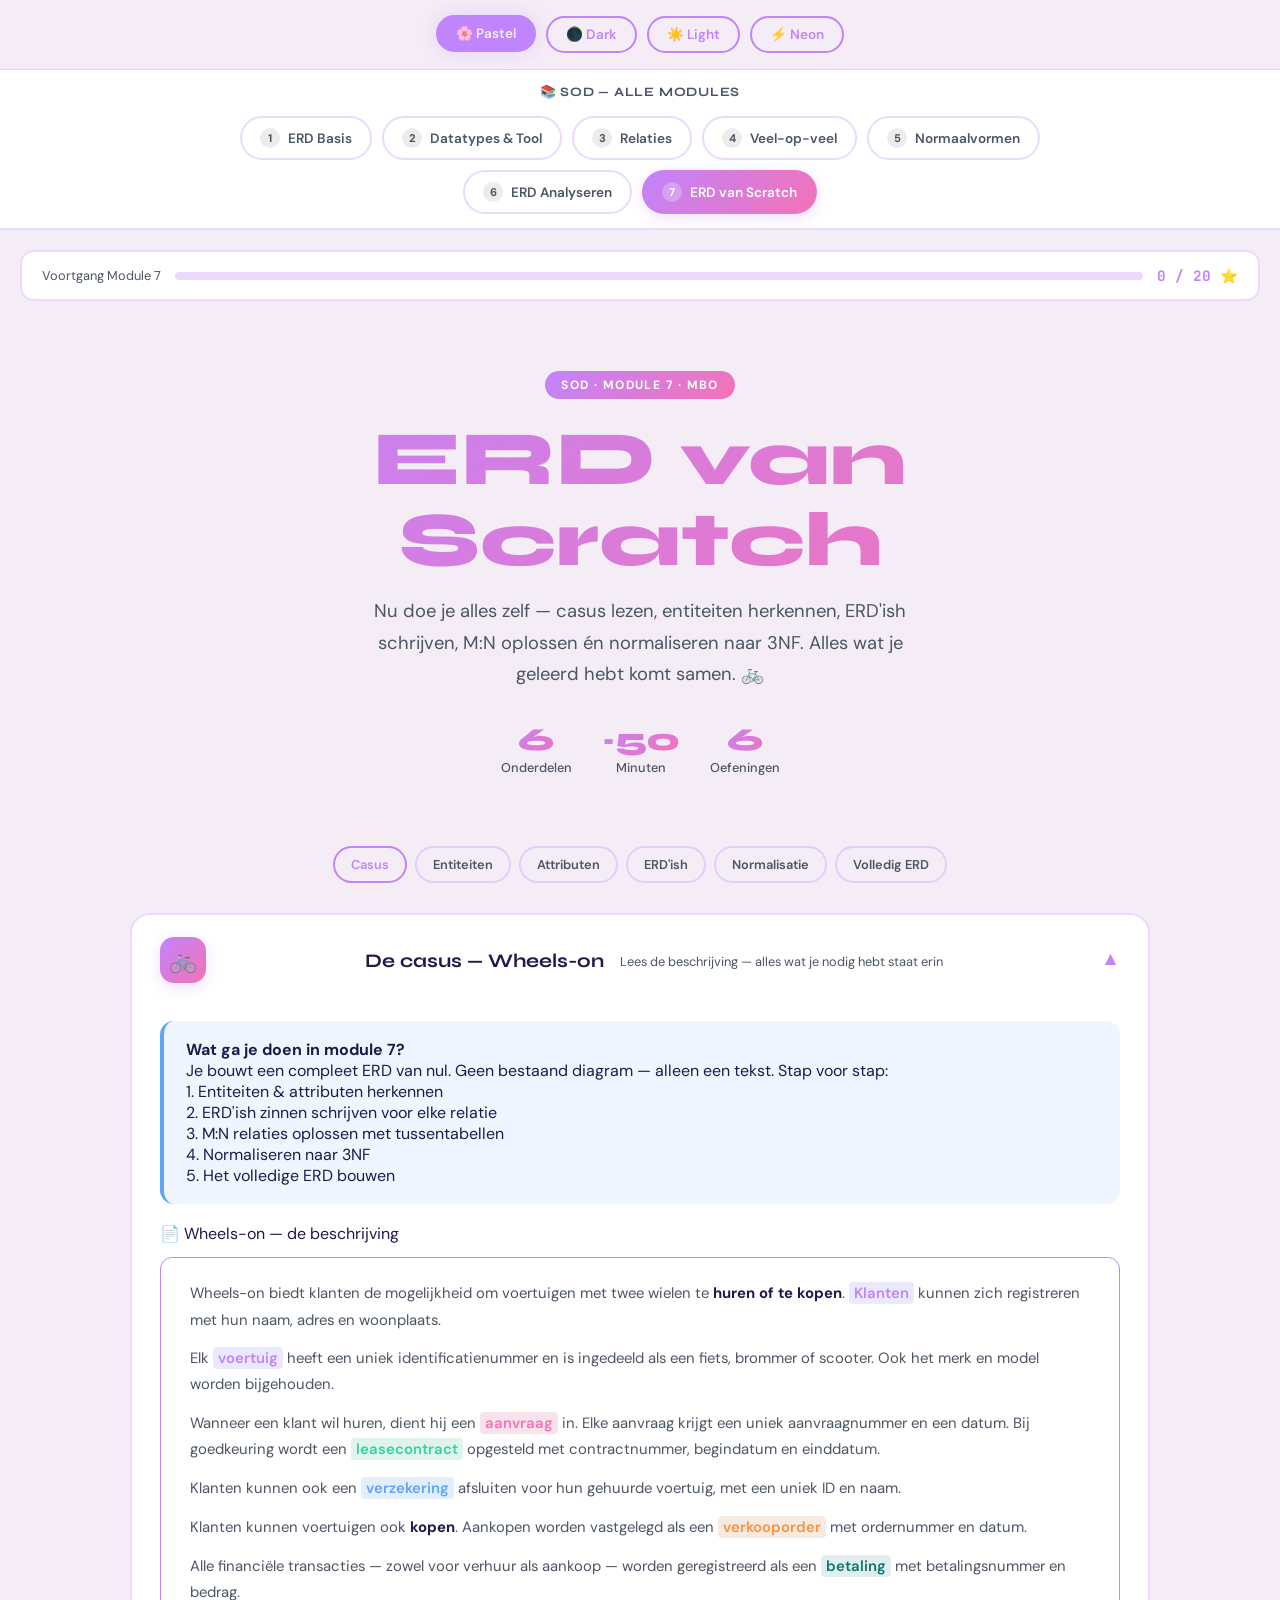
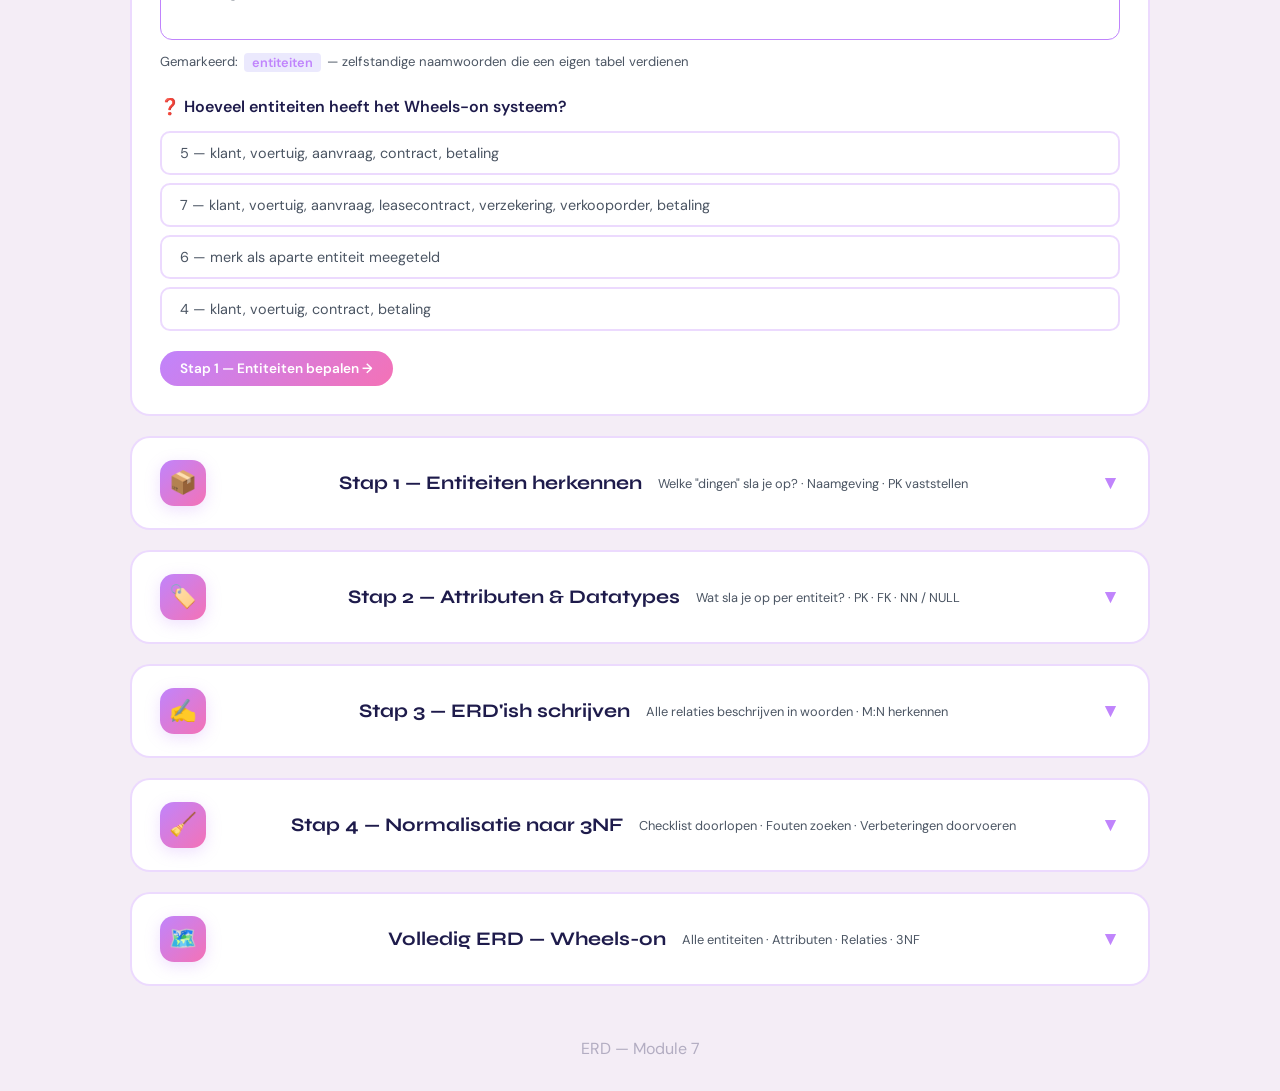
<file: module7.html>
<!DOCTYPE html>
<html lang="nl">
<head>
  <meta charset="UTF-8" />
  <meta name="viewport" content="width=device-width, initial-scale=1.0"/>
  <title>ERD van Scratch | SOD Module 7</title>
  <link rel="preconnect" href="https://fonts.googleapis.com">
  <link href="https://fonts.googleapis.com/css2?family=Syne:wght@700;800&family=DM+Sans:wght@400;500;600&family=JetBrains+Mono:wght@400;700&display=swap" rel="stylesheet">
  <link rel="stylesheet" href="style.css">
</head>
<body data-theme="pastel">

<!-- ======================== THEME BAR ======================== -->
<div class="theme-bar">
  <button class="theme-btn active" onclick="setTheme('pastel', this)">🌸 Pastel</button>
  <button class="theme-btn" onclick="setTheme('dark', this)">🌑 Dark</button>
  <button class="theme-btn" onclick="setTheme('light', this)">☀️ Light</button>
  <button class="theme-btn" onclick="setTheme('neon', this)">⚡ Neon</button>
</div>

<!-- ======================== MODULE NAVIGATIE ======================== -->
<nav class="module-nav">
  <div class="module-nav-title">📚 SOD — Alle modules</div>
  <div class="module-nav-grid">
    <a class="module-pill" href="index.html"><span class="pill-num">1</span> ERD Basis</a>
    <a class="module-pill" href="module2.html"><span class="pill-num">2</span> Datatypes &amp; Tool</a>
    <a class="module-pill" href="module3.html"><span class="pill-num">3</span> Relaties</a>
    <a class="module-pill" href="module4.html"><span class="pill-num">4</span> Veel-op-veel</a>
    <a class="module-pill" href="module5.html"><span class="pill-num">5</span> Normaalvormen</a>
    <a class="module-pill" href="module6.html"><span class="pill-num">6</span> ERD Analyseren</a>
    <a class="module-pill active" href="module7.html"><span class="pill-num">7</span> ERD van Scratch</a>
  </div>
</nav>

<!-- ======================== SCORE BAR ======================== -->
<div class="score-bar">
  <span class="score-label">Voortgang Module 7</span>
  <div class="score-track"><div class="score-fill" id="scoreFill"></div></div>
  <span class="score-num" id="scoreNum">0 / 20 ⭐</span>
</div>

<!-- ======================== HERO ======================== -->
<div class="container">
  <div class="hero">
    <div class="hero-label">SOD · Module 7 · MBO</div>
    <h1>ERD van<br>Scratch</h1>
    <p>Nu doe je alles zelf — casus lezen, entiteiten herkennen, ERD'ish schrijven, M:N oplossen én normaliseren naar 3NF. Alles wat je geleerd hebt komt samen. 🚲</p>
    <div class="hero-stats">
      <div class="stat"><div class="stat-num">6</div><div class="stat-label">Onderdelen</div></div>
      <div class="stat"><div class="stat-num">~50</div><div class="stat-label">Minuten</div></div>
      <div class="stat"><div class="stat-num">6</div><div class="stat-label">Oefeningen</div></div>
    </div>
  </div>

  <!-- PROGRESS STRIP -->
  <div class="progress-strip">
    <div class="prog-step active" onclick="scrollToCard(0)">Casus</div>
    <div class="prog-step" onclick="scrollToCard(1)">Entiteiten</div>
    <div class="prog-step" onclick="scrollToCard(2)">Attributen</div>
    <div class="prog-step" onclick="scrollToCard(3)">ERD'ish</div>
    <div class="prog-step" onclick="scrollToCard(4)">Normalisatie</div>
    <div class="prog-step" onclick="scrollToCard(5)">Volledig ERD</div>
  </div>

  <div class="sections">

    <!-- ===================================================
         KAART 0 — CASUS
    =================================================== -->
    <div class="sec-card open" id="card0">
      <div class="sec-header" onclick="toggleCard(0)">
        <div class="sec-icon">🚲</div>
        <div class="sec-title-group">
          <div class="sec-title">De casus — Wheels-on</div>
          <div class="sec-sub">Lees de beschrijving — alles wat je nodig hebt staat erin</div>
        </div>
        <div class="chevron">▼</div>
      </div>
      <div class="sec-body">
        <div class="sec-inner">

          <div class="hl-box info">
            <strong>Wat ga je doen in module 7?</strong><br>
            Je bouwt een compleet ERD van nul. Geen bestaand diagram — alleen een tekst. Stap voor stap:<br>
            1. Entiteiten &amp; attributen herkennen<br>
            2. ERD'ish zinnen schrijven voor elke relatie<br>
            3. M:N relaties oplossen met tussentabellen<br>
            4. Normaliseren naar 3NF<br>
            5. Het volledige ERD bouwen
          </div>

          <!-- Casus tekst — gemarkeerd -->
          <div class="topic-title" style="margin-top:1.2rem">📄 Wheels-on — de beschrijving</div>

          <div style="background:var(--surface);border:1.5px solid var(--accent1);border-radius:12px;padding:1.4rem 1.8rem;font-size:.93rem;line-height:2;margin:.8rem 0;box-shadow:var(--shadow-sm)">
            <p>Wheels-on biedt klanten de mogelijkheid om voertuigen met twee wielen te <strong>huren of te kopen</strong>. <span style="background:rgba(91,77,232,.12);border-radius:4px;padding:1px 5px;font-weight:600;color:var(--accent1)">Klanten</span> kunnen zich registreren met hun naam, adres en woonplaats.</p>

            <p style="margin-top:.8rem">Elk <span style="background:rgba(91,77,232,.12);border-radius:4px;padding:1px 5px;font-weight:600;color:var(--accent1)">voertuig</span> heeft een uniek identificatienummer en is ingedeeld als een fiets, brommer of scooter. Ook het merk en model worden bijgehouden.</p>

            <p style="margin-top:.8rem">Wanneer een klant wil huren, dient hij een <span style="background:rgba(194,24,91,.12);border-radius:4px;padding:1px 5px;font-weight:600;color:var(--accent2)">aanvraag</span> in. Elke aanvraag krijgt een uniek aanvraagnummer en een datum. Bij goedkeuring wordt een <span style="background:rgba(13,158,110,.12);border-radius:4px;padding:1px 5px;font-weight:600;color:var(--accent3)">leasecontract</span> opgesteld met contractnummer, begindatum en einddatum.</p>

            <p style="margin-top:.8rem">Klanten kunnen ook een <span style="background:rgba(26,115,232,.12);border-radius:4px;padding:1px 5px;font-weight:600;color:var(--accent4)">verzekering</span> afsluiten voor hun gehuurde voertuig, met een uniek ID en naam.</p>

            <p style="margin-top:.8rem">Klanten kunnen voertuigen ook <strong>kopen</strong>. Aankopen worden vastgelegd als een <span style="background:rgba(180,83,9,.12);border-radius:4px;padding:1px 5px;font-weight:600;color:var(--accent5)">verkooporder</span> met ordernummer en datum.</p>

            <p style="margin-top:.8rem">Alle financiële transacties — zowel voor verhuur als aankoop — worden geregistreerd als een <span style="background:rgba(13,118,110,.12);border-radius:4px;padding:1px 5px;font-weight:600;color:#0d766e">betaling</span> met betalingsnummer en bedrag.</p>
          </div>

          <div style="display:flex;flex-wrap:wrap;gap:6px;margin-top:.6rem">
            <span style="font-size:.82rem;color:var(--text2)">Gemarkeerd:</span>
            <span style="background:rgba(91,77,232,.12);color:var(--accent1);border-radius:4px;padding:1px 8px;font-size:.8rem;font-weight:600">entiteiten</span>
            <span style="font-size:.82rem;color:var(--text2)">— zelfstandige naamwoorden die een eigen tabel verdienen</span>
          </div>

          <!-- MCQ -->
          <div class="mcq" style="margin-top:1.5rem">
            <div class="mcq-question">❓ Hoeveel entiteiten heeft het Wheels-on systeem?</div>
            <div class="mcq-options">
              <div class="mcq-opt" onclick="checkMCQ(this,false,'fb-c1')">5 — klant, voertuig, aanvraag, contract, betaling</div>
              <div class="mcq-opt" onclick="checkMCQ(this,true, 'fb-c1')">7 — klant, voertuig, aanvraag, leasecontract, verzekering, verkooporder, betaling</div>
              <div class="mcq-opt" onclick="checkMCQ(this,false,'fb-c1')">6 — merk als aparte entiteit meegeteld</div>
              <div class="mcq-opt" onclick="checkMCQ(this,false,'fb-c1')">4 — klant, voertuig, contract, betaling</div>
            </div>
            <div class="mcq-feedback" id="fb-c1"></div>
          </div>

          <div class="step-controls">
            <button class="btn filled" onclick="openNextCard(0)">Stap 1 — Entiteiten bepalen →</button>
          </div>
        </div>
      </div>
    </div>

    <!-- ===================================================
         KAART 1 — ENTITEITEN
    =================================================== -->
    <div class="sec-card" id="card1">
      <div class="sec-header" onclick="toggleCard(1)">
        <div class="sec-icon">📦</div>
        <div class="sec-title-group">
          <div class="sec-title">Stap 1 — Entiteiten herkennen</div>
          <div class="sec-sub">Welke "dingen" sla je op? · Naamgeving · PK vaststellen</div>
        </div>
        <div class="chevron">▼</div>
      </div>
      <div class="sec-body">
        <div class="sec-inner">

          <div class="hl-box info">
            <strong>Methode:</strong> Zoek zelfstandige naamwoorden in de casus en vraag jezelf: <em>"Wil ik hierover meerdere gegevens opslaan?"</em> Als ja → entiteit. Gebruik altijd klein, enkelvoud, geen spaties.
          </div>

          <!-- Drag & drop: entiteit of geen entiteit -->
          <div class="topic-title" style="margin-top:1rem">🎮 Oefening — Entiteit of niet?</div>
          <p style="margin-bottom:.8rem">Sleep elk woord naar de juiste kolom.</p>

          <div id="pool-ent" class="drop-zone" style="flex-wrap:wrap;min-height:52px;margin-bottom:.8rem"
               ondragover="allowDrop(event)" ondrop="drop(event,'pool-ent')">
            <div class="drag-item" draggable="true" data-correct="entity" ondragstart="dragStart(event)">klant</div>
            <div class="drag-item" draggable="true" data-correct="entity" ondragstart="dragStart(event)">voertuig</div>
            <div class="drag-item" draggable="true" data-correct="no"     ondragstart="dragStart(event)">woonplaats</div>
            <div class="drag-item" draggable="true" data-correct="entity" ondragstart="dragStart(event)">aanvraag</div>
            <div class="drag-item" draggable="true" data-correct="no"     ondragstart="dragStart(event)">begindatum</div>
            <div class="drag-item" draggable="true" data-correct="entity" ondragstart="dragStart(event)">leasecontract</div>
            <div class="drag-item" draggable="true" data-correct="no"     ondragstart="dragStart(event)">merk</div>
            <div class="drag-item" draggable="true" data-correct="entity" ondragstart="dragStart(event)">verzekering</div>
            <div class="drag-item" draggable="true" data-correct="entity" ondragstart="dragStart(event)">verkooporder</div>
            <div class="drag-item" draggable="true" data-correct="entity" ondragstart="dragStart(event)">betaling</div>
          </div>

          <div style="display:grid;grid-template-columns:1fr 1fr;gap:12px;margin-bottom:.8rem">
            <div>
              <div class="topic-title" style="font-size:.8rem;margin-bottom:.4rem">📦 Entiteit — eigen tabel</div>
              <div class="drop-zone" id="z-entity" ondragover="allowDrop(event)" ondrop="drop(event,'z-entity')"></div>
            </div>
            <div>
              <div class="topic-title" style="font-size:.8rem;margin-bottom:.4rem">🏷️ Attribuut / Context — geen tabel</div>
              <div class="drop-zone" id="z-no" ondragover="allowDrop(event)" ondrop="drop(event,'z-no')"></div>
            </div>
          </div>
          <div style="display:flex;gap:.6rem;flex-wrap:wrap">
            <button class="btn filled" onclick="checkEntDrag()">✅ Controleer</button>
            <button class="btn" onclick="resetEntDrag()">🔄 Reset</button>
          </div>
          <div id="dd-ent-fb" style="margin-top:.6rem;font-weight:600"></div>

          <div class="hl-box warn" style="margin-top:1.2rem">
            <strong>⚠️ Let op — merk:</strong> In de casus staat "merk en model worden bijgehouden". Je kunt <code>merk</code> als attribuut houden in <code>voertuig</code>, maar voor 3NF geldt: als een merk eigen gegevens heeft (bijv. land van herkomst, website), dan maak je er een aparte entiteit van. In deze opdracht behandelen we <code>brand</code> als <strong>attribuut</strong> — tenzij de opdracht anders vraagt.
          </div>

          <!-- Overzicht entiteiten -->
          <div class="topic-title" style="margin-top:1.2rem">✅ De 7 entiteiten van Wheels-on</div>
          <div style="display:grid;grid-template-columns:repeat(auto-fill,minmax(170px,1fr));gap:8px;margin-top:.6rem">
            <div style="background:var(--surface);border:1px solid var(--border);border-radius:8px;padding:10px 14px;box-shadow:var(--shadow-sm)">
              <div style="font-family:var(--mono);font-weight:700;color:var(--accent1);margin-bottom:3px">klant</div>
              <div style="font-size:.8rem;color:var(--text2)">Registreert zich, huurt of koopt</div>
            </div>
            <div style="background:var(--surface);border:1px solid var(--border);border-radius:8px;padding:10px 14px;box-shadow:var(--shadow-sm)">
              <div style="font-family:var(--mono);font-weight:700;color:var(--accent1);margin-bottom:3px">voertuig</div>
              <div style="font-size:.8rem;color:var(--text2)">Fiets, brommer of scooter</div>
            </div>
            <div style="background:var(--surface);border:1px solid var(--border);border-radius:8px;padding:10px 14px;box-shadow:var(--shadow-sm)">
              <div style="font-family:var(--mono);font-weight:700;color:var(--accent2);margin-bottom:3px">aanvraag</div>
              <div style="font-size:.8rem;color:var(--text2)">Verzoek tot huur van voertuig</div>
            </div>
            <div style="background:var(--surface);border:1px solid var(--border);border-radius:8px;padding:10px 14px;box-shadow:var(--shadow-sm)">
              <div style="font-family:var(--mono);font-weight:700;color:var(--accent3);margin-bottom:3px">leasecontract</div>
              <div style="font-size:.8rem;color:var(--text2)">Goedgekeurde huurovereenkomst</div>
            </div>
            <div style="background:var(--surface);border:1px solid var(--border);border-radius:8px;padding:10px 14px;box-shadow:var(--shadow-sm)">
              <div style="font-family:var(--mono);font-weight:700;color:var(--accent4);margin-bottom:3px">verzekering</div>
              <div style="font-size:.8rem;color:var(--text2)">Optioneel bij gehuurde voertuig</div>
            </div>
            <div style="background:var(--surface);border:1px solid var(--border);border-radius:8px;padding:10px 14px;box-shadow:var(--shadow-sm)">
              <div style="font-family:var(--mono);font-weight:700;color:var(--accent5);margin-bottom:3px">verkooporder</div>
              <div style="font-size:.8rem;color:var(--text2)">Aankoop van voertuig</div>
            </div>
            <div style="background:var(--surface);border:1px solid var(--border);border-radius:8px;padding:10px 14px;box-shadow:var(--shadow-sm)">
              <div style="font-family:var(--mono);font-weight:700;color:#0d766e;margin-bottom:3px">betaling</div>
              <div style="font-size:.8rem;color:var(--text2)">Voor verhuur én aankoop</div>
            </div>
          </div>

          <div class="step-controls" style="margin-top:1.2rem">
            <button class="btn filled" onclick="openNextCard(1)">Stap 2 — Attributen bepalen →</button>
          </div>
        </div>
      </div>
    </div>

    <!-- ===================================================
         KAART 2 — ATTRIBUTEN & DATATYPES
    =================================================== -->
    <div class="sec-card" id="card2">
      <div class="sec-header" onclick="toggleCard(2)">
        <div class="sec-icon">🏷️</div>
        <div class="sec-title-group">
          <div class="sec-title">Stap 2 — Attributen &amp; Datatypes</div>
          <div class="sec-sub">Wat sla je op per entiteit? · PK · FK · NN / NULL</div>
        </div>
        <div class="chevron">▼</div>
      </div>
      <div class="sec-body">
        <div class="sec-inner">

          <div class="hl-box info">
            <strong>Attribuutregels (herhaling):</strong><br>
            ✓ Geen samengestelde attributen (adres → straat + stad)<br>
            ✓ Geen afgeleide attributen (leeftijd → geboortedatum)<br>
            ✓ Elk attribuut beschrijft de eigen entiteit
          </div>

          <!-- Entiteiten uitklapbaar -->
          <div class="step-reveal" id="steps-attr">

            <div class="step-reveal-item visible">
              <div class="topic-title">klant &amp; voertuig</div>
              <div class="erd-canvas" style="display:flex;gap:1.2rem;flex-wrap:wrap;justify-content:center">
                <div class="erd-entity">
                  <div class="erd-entity-name" style="background:var(--accent1);color:#fff">klant</div>
                  <div class="erd-attrs">
                    <div class="erd-attr"><span class="icon-pk">🔑</span> id  INT  NN</div>
                    <div class="erd-attr"><span class="icon-req">◆</span> firstname  VARCHAR(50)  NN</div>
                    <div class="erd-attr"><span class="icon-req">◆</span> lastname  VARCHAR(50)  NN</div>
                    <div class="erd-attr"><span class="icon-req">◆</span> street  VARCHAR(100)  NN</div>
                    <div class="erd-attr"><span class="icon-req">◆</span> city  VARCHAR(50)  NN</div>
                    <div class="erd-attr"><span class="icon-req">◆</span> email  VARCHAR(100)  NN</div>
                    <div class="erd-attr"><span class="icon-req">◇</span> phone  VARCHAR(20)</div>
                  </div>
                </div>
                <div class="erd-entity">
                  <div class="erd-entity-name">voertuig</div>
                  <div class="erd-attrs">
                    <div class="erd-attr"><span class="icon-pk">🔑</span> id  INT  NN</div>
                    <div class="erd-attr"><span class="icon-req">◆</span> vehicletype  VARCHAR(20)  NN</div>
                    <div class="erd-attr"><span class="icon-req">◆</span> brand  VARCHAR(50)  NN</div>
                    <div class="erd-attr"><span class="icon-req">◆</span> model  VARCHAR(50)  NN</div>
                    <div class="erd-attr"><span class="icon-req">◆</span> priceperday  DECIMAL(8,2)  NN</div>
                    <div class="erd-attr"><span class="icon-req">◆</span> saleprice  DECIMAL(10,2)  NN</div>
                  </div>
                </div>
              </div>
              <div class="hl-box tip" style="margin-top:.6rem"><strong>Let op naam:</strong> <code>name</code> in klant is samengesteld → split in <code>firstname</code> + <code>lastname</code>. Adres → <code>street</code> + <code>city</code>.</div>
            </div>

            <div class="step-reveal-item">
              <div class="topic-title">aanvraag &amp; leasecontract</div>
              <div class="erd-canvas" style="display:flex;gap:1.2rem;flex-wrap:wrap;justify-content:center">
                <div class="erd-entity">
                  <div class="erd-entity-name" style="background:var(--accent2);color:#fff">aanvraag</div>
                  <div class="erd-attrs">
                    <div class="erd-attr"><span class="icon-pk">🔑</span> id  INT  NN</div>
                    <div class="erd-attr"><span class="icon-req">◆</span> requestnumber  VARCHAR(20)  NN</div>
                    <div class="erd-attr"><span class="icon-req">◆</span> requestdate  DATE  NN</div>
                    <div class="erd-attr"><span class="icon-req" style="color:var(--accent4)">🔷</span> klant_id  INT  NN</div>
                    <div class="erd-attr"><span class="icon-req" style="color:var(--accent4)">🔷</span> voertuig_id  INT  NN</div>
                  </div>
                </div>
                <div class="erd-entity">
                  <div class="erd-entity-name" style="background:var(--accent3);color:#fff">leasecontract</div>
                  <div class="erd-attrs">
                    <div class="erd-attr"><span class="icon-pk">🔑</span> id  INT  NN</div>
                    <div class="erd-attr"><span class="icon-req">◆</span> contractnumber  VARCHAR(20)  NN</div>
                    <div class="erd-attr"><span class="icon-req">◆</span> startdate  DATE  NN</div>
                    <div class="erd-attr"><span class="icon-req">◆</span> enddate  DATE  NN</div>
                    <div class="erd-attr"><span class="icon-req" style="color:var(--accent4)">🔷</span> aanvraag_id  INT  NN</div>
                  </div>
                </div>
              </div>
              <div class="hl-box tip" style="margin-top:.6rem">Een leasecontract volgt altijd uit een aanvraag — vandaar <code>aanvraag_id</code> als FK in leasecontract.</div>
            </div>

            <div class="step-reveal-item">
              <div class="topic-title">verzekering, verkooporder &amp; betaling</div>
              <div class="erd-canvas" style="display:flex;gap:1.2rem;flex-wrap:wrap;justify-content:center">
                <div class="erd-entity">
                  <div class="erd-entity-name" style="background:var(--accent4);color:#fff">verzekering</div>
                  <div class="erd-attrs">
                    <div class="erd-attr"><span class="icon-pk">🔑</span> id  INT  NN</div>
                    <div class="erd-attr"><span class="icon-req">◆</span> name  VARCHAR(100)  NN</div>
                    <div class="erd-attr"><span class="icon-req">◆</span> coveragetype  VARCHAR(50)  NN</div>
                    <div class="erd-attr"><span class="icon-req">◆</span> monthlyprice  DECIMAL(8,2)  NN</div>
                  </div>
                </div>
                <div class="erd-entity">
                  <div class="erd-entity-name" style="background:var(--accent5);color:#fff">verkooporder</div>
                  <div class="erd-attrs">
                    <div class="erd-attr"><span class="icon-pk">🔑</span> id  INT  NN</div>
                    <div class="erd-attr"><span class="icon-req">◆</span> ordernumber  VARCHAR(20)  NN</div>
                    <div class="erd-attr"><span class="icon-req">◆</span> orderdate  DATE  NN</div>
                    <div class="erd-attr"><span class="icon-req" style="color:var(--accent4)">🔷</span> klant_id  INT  NN</div>
                    <div class="erd-attr"><span class="icon-req" style="color:var(--accent4)">🔷</span> voertuig_id  INT  NN</div>
                  </div>
                </div>
                <div class="erd-entity">
                  <div class="erd-entity-name" style="background:#0d766e;color:#fff">betaling</div>
                  <div class="erd-attrs">
                    <div class="erd-attr"><span class="icon-pk">🔑</span> id  INT  NN</div>
                    <div class="erd-attr"><span class="icon-req">◆</span> paymentnumber  VARCHAR(20)  NN</div>
                    <div class="erd-attr"><span class="icon-req">◆</span> amount  DECIMAL(10,2)  NN</div>
                    <div class="erd-attr"><span class="icon-req">◆</span> paymentdate  DATE  NN</div>
                    <div class="erd-attr"><span class="icon-req">◆</span> method  VARCHAR(30)  NN</div>
                    <div class="erd-attr"><span class="icon-req" style="color:var(--accent4)">🔷</span> leasecontract_id  INT</div>
                    <div class="erd-attr"><span class="icon-req" style="color:var(--accent4)">🔷</span> verkooporder_id  INT</div>
                  </div>
                </div>
              </div>
              <div class="hl-box warn" style="margin-top:.6rem">
                <strong>Betaling is bijzonder:</strong> Een betaling kan voor een verhuur <em>óf</em> een aankoop zijn — nooit allebei tegelijk. Beide FK's zijn daarom <strong>nullable</strong> (NULL toegestaan). Eén ervan is altijd ingevuld.
              </div>
            </div>
          </div>
          <div style="display:flex;align-items:center;gap:.8rem;margin-top:.8rem">
            <button class="btn" id="steps-attr-prev" style="display:none" onclick="stepReveal('steps-attr',-1)">← Vorige</button>
            <span class="step-counter" id="steps-attr-counter">1 / 3</span>
            <button class="btn filled" id="steps-attr-next" onclick="stepReveal('steps-attr',1)">Volgende →</button>
          </div>

          <!-- MCQ datatypes -->
          <div class="mcq" style="margin-top:1.5rem">
            <div class="mcq-question">❓ Welk datatype gebruik je voor <code>startdate</code> in leasecontract?</div>
            <div class="mcq-options">
              <div class="mcq-opt" onclick="checkMCQ(this,false,'fb-attr1')">VARCHAR(20) — het is een tekstveld</div>
              <div class="mcq-opt" onclick="checkMCQ(this,true, 'fb-attr1')">DATE — alleen een datum, geen tijdstip</div>
              <div class="mcq-opt" onclick="checkMCQ(this,false,'fb-attr1')">DATETIME — datum én tijd samen</div>
              <div class="mcq-opt" onclick="checkMCQ(this,false,'fb-attr1')">INT — voor de dag als getal</div>
            </div>
            <div class="mcq-feedback" id="fb-attr1"></div>
          </div>

          <div class="mcq">
            <div class="mcq-question">❓ Waarom heeft <code>betaling</code> twee nullable FK's (<code>leasecontract_id</code> en <code>verkooporder_id</code>)?</div>
            <div class="mcq-options">
              <div class="mcq-opt" onclick="checkMCQ(this,false,'fb-attr2')">Omdat betalingen optioneel zijn</div>
              <div class="mcq-opt" onclick="checkMCQ(this,true, 'fb-attr2')">Omdat een betaling voor verhuur óf aankoop geldt — nooit allebei — en altijd één FK leeg is</div>
              <div class="mcq-opt" onclick="checkMCQ(this,false,'fb-attr2')">Omdat FK's altijd nullable moeten zijn</div>
              <div class="mcq-opt" onclick="checkMCQ(this,false,'fb-attr2')">Dat is een fout — beide FK's moeten NOT NULL zijn</div>
            </div>
            <div class="mcq-feedback" id="fb-attr2"></div>
          </div>

          <div class="step-controls">
            <button class="btn filled" onclick="openNextCard(2)">Stap 3 — ERD'ish schrijven →</button>
          </div>
        </div>
      </div>
    </div>

    <!-- ===================================================
         KAART 3 — ERD'ISH
    =================================================== -->
    <div class="sec-card" id="card3">
      <div class="sec-header" onclick="toggleCard(3)">
        <div class="sec-icon">✍️</div>
        <div class="sec-title-group">
          <div class="sec-title">Stap 3 — ERD'ish schrijven</div>
          <div class="sec-sub">Alle relaties beschrijven in woorden · M:N herkennen</div>
        </div>
        <div class="chevron">▼</div>
      </div>
      <div class="sec-body">
        <div class="sec-inner">

          <div class="hl-box info">
            <strong>De formule (herhaling):</strong><br>
            Each <em>[Entiteit A]</em> <strong>may / must</strong> <em>[werkwoord]</em> <strong>1 and only 1 / 1 or more</strong> <em>[Entiteit B]</em>.
          </div>

          <div class="step-reveal" id="steps-erdish">

            <div class="step-reveal-item visible">
              <div class="topic-title">Relatie 1 — klant → aanvraag (1:N)</div>
              <div style="background:var(--surface);border:1px solid var(--border);border-left:4px solid var(--accent1);border-radius:0 8px 8px 0;padding:10px 16px;font-family:var(--mono);font-size:.84rem;line-height:2;margin:.5rem 0">
                Each <span style="color:var(--accent1);font-weight:700">klant</span> <span style="color:var(--accent2)">may</span> <span style="color:var(--text2);font-style:italic">submit</span> <span style="color:var(--accent3)">1 or more</span> <span style="color:var(--accent2);font-weight:700">aanvraag</span>.
              </div>
              <div style="background:var(--surface);border:1px solid var(--border);border-left:4px solid var(--accent2);border-radius:0 8px 8px 0;padding:10px 16px;font-family:var(--mono);font-size:.84rem;line-height:2;margin:.5rem 0">
                Each <span style="color:var(--accent2);font-weight:700">aanvraag</span> <span style="color:var(--accent2)">must</span> <span style="color:var(--text2);font-style:italic">be submitted by</span> <span style="color:var(--accent3)">1 and only 1</span> <span style="color:var(--accent1);font-weight:700">klant</span>.
              </div>
              <div class="hl-box tip" style="margin-top:.5rem">FK: <code>klant_id</code> in <strong>aanvraag</strong> (N-kant)</div>
            </div>

            <div class="step-reveal-item">
              <div class="topic-title">Relatie 2 — voertuig → aanvraag (1:N)</div>
              <div style="background:var(--surface);border:1px solid var(--border);border-left:4px solid var(--accent1);border-radius:0 8px 8px 0;padding:10px 16px;font-family:var(--mono);font-size:.84rem;line-height:2;margin:.5rem 0">
                Each <span style="color:var(--accent1);font-weight:700">voertuig</span> <span style="color:var(--accent2)">may</span> <span style="color:var(--text2);font-style:italic">be requested in</span> <span style="color:var(--accent3)">1 or more</span> <span style="color:var(--accent2);font-weight:700">aanvraag</span>.
              </div>
              <div style="background:var(--surface);border:1px solid var(--border);border-left:4px solid var(--accent2);border-radius:0 8px 8px 0;padding:10px 16px;font-family:var(--mono);font-size:.84rem;line-height:2;margin:.5rem 0">
                Each <span style="color:var(--accent2);font-weight:700">aanvraag</span> <span style="color:var(--accent2)">must</span> <span style="color:var(--text2);font-style:italic">refer to</span> <span style="color:var(--accent3)">1 and only 1</span> <span style="color:var(--accent1);font-weight:700">voertuig</span>.
              </div>
              <div class="hl-box tip" style="margin-top:.5rem">FK: <code>voertuig_id</code> in <strong>aanvraag</strong></div>
            </div>

            <div class="step-reveal-item">
              <div class="topic-title">Relatie 3 — aanvraag → leasecontract (1:1)</div>
              <div style="background:var(--surface);border:1px solid var(--border);border-left:4px solid var(--accent2);border-radius:0 8px 8px 0;padding:10px 16px;font-family:var(--mono);font-size:.84rem;line-height:2;margin:.5rem 0">
                Each <span style="color:var(--accent2);font-weight:700">aanvraag</span> <span style="color:var(--accent2)">may</span> <span style="color:var(--text2);font-style:italic">result in</span> <span style="color:var(--accent3)">1 and only 1</span> <span style="color:var(--accent3);font-weight:700">leasecontract</span>.
              </div>
              <div style="background:var(--surface);border:1px solid var(--border);border-left:4px solid var(--accent3);border-radius:0 8px 8px 0;padding:10px 16px;font-family:var(--mono);font-size:.84rem;line-height:2;margin:.5rem 0">
                Each <span style="color:var(--accent3);font-weight:700">leasecontract</span> <span style="color:var(--accent2)">must</span> <span style="color:var(--text2);font-style:italic">come from</span> <span style="color:var(--accent3)">1 and only 1</span> <span style="color:var(--accent2);font-weight:700">aanvraag</span>.
              </div>
              <div class="hl-box tip" style="margin-top:.5rem">1:1 relatie — FK: <code>aanvraag_id</code> in <strong>leasecontract</strong> (de "may"-kant)</div>
            </div>

            <div class="step-reveal-item">
              <div class="topic-title">Relatie 4 — leasecontract ↔ verzekering</div>
              <div style="background:var(--surface);border:1px solid var(--border);border-left:4px solid var(--accent3);border-radius:0 8px 8px 0;padding:10px 16px;font-family:var(--mono);font-size:.84rem;line-height:2;margin:.5rem 0">
                Each <span style="color:var(--accent3);font-weight:700">leasecontract</span> <span style="color:var(--accent2)">may</span> <span style="color:var(--text2);font-style:italic">include</span> <span style="color:var(--accent3)">1 and only 1</span> <span style="color:var(--accent4);font-weight:700">verzekering</span>.
              </div>
              <div style="background:var(--surface);border:1px solid var(--border);border-left:4px solid var(--accent4);border-radius:0 8px 8px 0;padding:10px 16px;font-family:var(--mono);font-size:.84rem;line-height:2;margin:.5rem 0">
                Each <span style="color:var(--accent4);font-weight:700">verzekering</span> <span style="color:var(--accent2)">may</span> <span style="color:var(--text2);font-style:italic">be used in</span> <span style="color:var(--accent3)">1 or more</span> <span style="color:var(--accent3);font-weight:700">leasecontract</span>.
              </div>
              <div class="hl-box tip" style="margin-top:.5rem">FK: <code>verzekering_id</code> in <strong>leasecontract</strong> (nullable — klant hoeft geen verzekering af te sluiten)</div>
            </div>

            <div class="step-reveal-item">
              <div class="topic-title">Relatie 5 — klant &amp; voertuig → verkooporder (1:N)</div>
              <div style="background:var(--surface);border:1px solid var(--border);border-left:4px solid var(--accent1);border-radius:0 8px 8px 0;padding:10px 16px;font-family:var(--mono);font-size:.84rem;line-height:2;margin:.5rem 0">
                Each <span style="color:var(--accent1);font-weight:700">klant</span> <span style="color:var(--accent2)">may</span> <span style="color:var(--text2);font-style:italic">place</span> <span style="color:var(--accent3)">1 or more</span> <span style="color:var(--accent5);font-weight:700">verkooporder</span>.
              </div>
              <div style="background:var(--surface);border:1px solid var(--border);border-left:4px solid var(--accent5);border-radius:0 8px 8px 0;padding:10px 16px;font-family:var(--mono);font-size:.84rem;line-height:2;margin:.5rem 0">
                Each <span style="color:var(--accent5);font-weight:700">verkooporder</span> <span style="color:var(--accent2)">must</span> <span style="color:var(--text2);font-style:italic">be placed by</span> <span style="color:var(--accent3)">1 and only 1</span> <span style="color:var(--accent1);font-weight:700">klant</span>.
              </div>
              <div class="hl-box tip" style="margin-top:.5rem">FK's in verkooporder: <code>klant_id</code> + <code>voertuig_id</code></div>
            </div>

            <div class="step-reveal-item">
              <div class="topic-title">Relatie 6 — betaling → leasecontract / verkooporder</div>
              <div style="background:var(--surface);border:1px solid var(--border);border-left:4px solid #0d766e;border-radius:0 8px 8px 0;padding:10px 16px;font-family:var(--mono);font-size:.84rem;line-height:2;margin:.5rem 0">
                Each <span style="color:#0d766e;font-weight:700">betaling</span> <span style="color:var(--accent2)">must</span> <span style="color:var(--text2);font-style:italic">belong to</span> <span style="color:var(--accent3)">1 and only 1</span> <span style="color:var(--accent3);font-weight:700">leasecontract</span> <em>or</em> <span style="color:var(--accent5);font-weight:700">verkooporder</span>.
              </div>
              <div class="hl-box warn" style="margin-top:.5rem">Twee nullable FK's: <code>leasecontract_id</code> en <code>verkooporder_id</code>. Altijd precies één ingevuld.</div>
            </div>

          </div>
          <div style="display:flex;align-items:center;gap:.8rem;margin-top:.8rem">
            <button class="btn" id="steps-erdish-prev" style="display:none" onclick="stepReveal('steps-erdish',-1)">← Vorige</button>
            <span class="step-counter" id="steps-erdish-counter">1 / 6</span>
            <button class="btn filled" id="steps-erdish-next" onclick="stepReveal('steps-erdish',1)">Volgende →</button>
          </div>

          <!-- MCQ ERD'ish -->
          <div class="mcq" style="margin-top:1.5rem">
            <div class="mcq-question">❓ De relatie aanvraag → leasecontract is 1:1. Aan welke kant staat de FK?</div>
            <div class="mcq-options">
              <div class="mcq-opt" onclick="checkMCQ(this,false,'fb-e1')">In aanvraag als <code>leasecontract_id</code></div>
              <div class="mcq-opt" onclick="checkMCQ(this,true, 'fb-e1')">In leasecontract als <code>aanvraag_id</code> — want leasecontract is afhankelijk van aanvraag (may-kant)</div>
              <div class="mcq-opt" onclick="checkMCQ(this,false,'fb-e1')">In beide tabellen als kruisverwijzing</div>
              <div class="mcq-opt" onclick="checkMCQ(this,false,'fb-e1')">Een 1:1 relatie heeft geen FK nodig</div>
            </div>
            <div class="mcq-feedback" id="fb-e1"></div>
          </div>

          <div class="step-controls">
            <button class="btn filled" onclick="openNextCard(3)">Stap 4 — Normalisatie →</button>
          </div>
        </div>
      </div>
    </div>

    <!-- ===================================================
         KAART 4 — NORMALISATIE
    =================================================== -->
    <div class="sec-card" id="card4">
      <div class="sec-header" onclick="toggleCard(4)">
        <div class="sec-icon">🧹</div>
        <div class="sec-title-group">
          <div class="sec-title">Stap 4 — Normalisatie naar 3NF</div>
          <div class="sec-sub">Checklist doorlopen · Fouten zoeken · Verbeteringen doorvoeren</div>
        </div>
        <div class="chevron">▼</div>
      </div>
      <div class="sec-body">
        <div class="sec-inner">

          <!-- NF checklist -->
          <div class="topic-title">Doorloop de normalisatiechecklist</div>
          <div style="display:flex;flex-direction:column;gap:10px;margin-top:.8rem">

            <div style="background:var(--surface);border:1px solid var(--border);border-radius:10px;padding:14px 18px">
              <div style="font-weight:700;color:var(--accent1);margin-bottom:6px">0NF — Gegevens geïnventariseerd?</div>
              <div style="font-size:.88rem;color:var(--text2)">✅ Alle entiteiten hebben een logische naam en een unieke <code>id</code> als PK. Geen grote herhalende groepen gevonden.</div>
            </div>

            <div style="background:var(--surface);border:1px solid var(--border);border-radius:10px;padding:14px 18px">
              <div style="font-weight:700;color:var(--accent1);margin-bottom:6px">1NF — Enkelvoudige waarden?</div>
              <div style="font-size:.88rem;color:var(--text2)">
                ⚠️ <strong>naam</strong> in klant → gesplitst in <code>firstname</code> + <code>lastname</code><br>
                ⚠️ <strong>adres</strong> in klant → gesplitst in <code>street</code> + <code>city</code><br>
                ✅ Alle overige attributen zijn enkelvoudig
              </div>
            </div>

            <div style="background:var(--surface);border:1px solid var(--border);border-radius:10px;padding:14px 18px">
              <div style="font-weight:700;color:var(--accent2);margin-bottom:6px">2NF — Volledig afhankelijk van PK?</div>
              <div style="font-size:.88rem;color:var(--text2)">
                ✅ Elke tabel heeft een enkelvoudige PK (<code>id</code>)<br>
                ✅ Alle attributen zijn volledig afhankelijk van hun PK<br>
                ✅ Geen gedeeltelijke afhankelijkheden gevonden
              </div>
            </div>

            <div style="background:var(--surface);border:1px solid var(--border);border-radius:10px;padding:14px 18px">
              <div style="font-weight:700;color:var(--accent3);margin-bottom:6px">3NF — Geen indirecte afhankelijkheden?</div>
              <div style="font-size:.88rem;color:var(--text2)">
                ⚠️ <strong>vehicletype</strong> in voertuig — "fiets", "brommer", "scooter" zijn vaste opties. Je kunt dit als VARCHAR houden, maar strikt 3NF zou een aparte <code>vehicletype</code> tabel rechtvaardigen. In deze opdracht houden we het als attribuut.<br>
                ✅ <strong>brand</strong> en <strong>model</strong> zijn directe eigenschappen van voertuig — geen indirecte keten<br>
                ✅ Geen andere indirecte afhankelijkheden gevonden
              </div>
            </div>
          </div>

          <!-- Drag & drop normalisatiecheck -->
          <div class="topic-title" style="margin-top:1.5rem">🎮 Oefening — 1NF of 3NF fout?</div>
          <p style="margin-bottom:.8rem">Sleep elk probleem naar de juiste normaalvorm.</p>

          <div id="pool-nf" class="drop-zone" style="flex-wrap:wrap;min-height:52px;margin-bottom:.8rem"
               ondragover="allowDrop(event)" ondrop="drop(event,'pool-nf')">
            <div class="drag-item" draggable="true" data-correct="1nf" ondragstart="dragStart(event)">naam = samengesteld</div>
            <div class="drag-item" draggable="true" data-correct="3nf" ondragstart="dragStart(event)">brand → eigen info</div>
            <div class="drag-item" draggable="true" data-correct="1nf" ondragstart="dragStart(event)">adres = samengesteld</div>
            <div class="drag-item" draggable="true" data-correct="3nf" ondragstart="dragStart(event)">type → vaste lijst</div>
          </div>

          <div style="display:grid;grid-template-columns:1fr 1fr;gap:12px;margin-bottom:.8rem">
            <div>
              <div class="topic-title" style="font-size:.8rem;margin-bottom:.4rem">1️⃣ 1NF fout</div>
              <div class="drop-zone" id="z-1nf" ondragover="allowDrop(event)" ondrop="drop(event,'z-1nf')"></div>
            </div>
            <div>
              <div class="topic-title" style="font-size:.8rem;margin-bottom:.4rem">3️⃣ 3NF fout</div>
              <div class="drop-zone" id="z-3nf" ondragover="allowDrop(event)" ondrop="drop(event,'z-3nf')"></div>
            </div>
          </div>
          <div style="display:flex;gap:.6rem;flex-wrap:wrap">
            <button class="btn filled" onclick="checkNFDrag()">✅ Controleer</button>
            <button class="btn" onclick="resetNFDrag()">🔄 Reset</button>
          </div>
          <div id="dd-nf-fb" style="margin-top:.6rem;font-weight:600"></div>

          <div class="step-controls" style="margin-top:1.2rem">
            <button class="btn filled" onclick="openNextCard(4)">Stap 5 — Volledig ERD →</button>
          </div>
        </div>
      </div>
    </div>

    <!-- ===================================================
         KAART 5 — VOLLEDIG ERD
    =================================================== -->
    <div class="sec-card" id="card5">
      <div class="sec-header" onclick="toggleCard(5)">
        <div class="sec-icon">🗺️</div>
        <div class="sec-title-group">
          <div class="sec-title">Volledig ERD — Wheels-on</div>
          <div class="sec-sub">Alle entiteiten · Attributen · Relaties · 3NF</div>
        </div>
        <div class="chevron">▼</div>
      </div>
      <div class="sec-body">
        <div class="sec-inner">

          <div class="hl-box tip">
            <strong>Het eindresultaat</strong> — 7 entiteiten, volledig in 3NF, met alle relaties correct ingesteld.
          </div>

          <!-- Volledig ERD SVG -->
          <div class="erd-canvas" style="margin-top:1rem;overflow-x:auto">
            <div style="min-width:860px">
              <svg viewBox="0 0 980 540" xmlns="http://www.w3.org/2000/svg" style="width:100%;height:auto;font-family:'JetBrains Mono',monospace">
                <defs><filter id="sh3"><feDropShadow dx="0" dy="2" stdDeviation="3" flood-color="#5b4de8" flood-opacity="0.08"/></filter></defs>

                <!-- KLANT x=10 y=10 -->
                <g filter="url(#sh3)">
                  <rect x="10" y="10" width="190" height="172" rx="7" fill="white" stroke="#c8ceea" stroke-width="1.5"/>
                  <rect x="10" y="10" width="190" height="28" rx="7" fill="#5b4de8" stroke="#c8ceea" stroke-width="1.5"/>
                  <rect x="10" y="30" width="190" height="8" fill="#5b4de8"/>
                  <text x="22" y="29" font-size="11" font-weight="700" fill="white">klant</text>
                </g>
                <line x1="10" y1="54" x2="200" y2="54" stroke="#eef0f8" stroke-width="1"/>
                <text x="22" y="48" font-size="10" fill="#b45309">🔑</text><text x="36" y="48" font-size="10" fill="#1a1d2e">id  INT  NN</text>
                <line x1="10" y1="68" x2="200" y2="68" stroke="#eef0f8" stroke-width="1"/>
                <text x="22" y="63" font-size="10" fill="#1a1d2e">◆ firstname  VARCHAR(50)</text>
                <line x1="10" y1="82" x2="200" y2="82" stroke="#eef0f8" stroke-width="1"/>
                <text x="22" y="77" font-size="10" fill="#1a1d2e">◆ lastname  VARCHAR(50)</text>
                <line x1="10" y1="96" x2="200" y2="96" stroke="#eef0f8" stroke-width="1"/>
                <text x="22" y="91" font-size="10" fill="#1a1d2e">◆ street  VARCHAR(100)</text>
                <line x1="10" y1="110" x2="200" y2="110" stroke="#eef0f8" stroke-width="1"/>
                <text x="22" y="105" font-size="10" fill="#1a1d2e">◆ city  VARCHAR(50)</text>
                <line x1="10" y1="124" x2="200" y2="124" stroke="#eef0f8" stroke-width="1"/>
                <text x="22" y="119" font-size="10" fill="#1a1d2e">◆ email  VARCHAR(100)</text>
                <line x1="10" y1="138" x2="200" y2="138" stroke="#eef0f8" stroke-width="1"/>
                <text x="22" y="133" font-size="10" fill="#4b5470">◇ phone  VARCHAR(20)</text>

                <!-- VOERTUIG x=560 y=10 -->
                <g filter="url(#sh3)">
                  <rect x="560" y="10" width="200" height="140" rx="7" fill="white" stroke="#c8ceea" stroke-width="1.5"/>
                  <rect x="560" y="10" width="200" height="28" rx="7" fill="#c2185b" stroke="#c8ceea" stroke-width="1.5"/>
                  <rect x="560" y="30" width="200" height="8" fill="#c2185b"/>
                  <text x="572" y="29" font-size="11" font-weight="700" fill="white">voertuig</text>
                </g>
                <line x1="560" y1="54" x2="760" y2="54" stroke="#eef0f8" stroke-width="1"/>
                <text x="572" y="48" font-size="10" fill="#b45309">🔑</text><text x="586" y="48" font-size="10" fill="#1a1d2e">id  INT  NN</text>
                <line x1="560" y1="68" x2="760" y2="68" stroke="#eef0f8" stroke-width="1"/>
                <text x="572" y="63" font-size="10" fill="#1a1d2e">◆ vehicletype  VARCHAR(20)</text>
                <line x1="560" y1="82" x2="760" y2="82" stroke="#eef0f8" stroke-width="1"/>
                <text x="572" y="77" font-size="10" fill="#1a1d2e">◆ brand  VARCHAR(50)</text>
                <line x1="560" y1="96" x2="760" y2="96" stroke="#eef0f8" stroke-width="1"/>
                <text x="572" y="91" font-size="10" fill="#1a1d2e">◆ model  VARCHAR(50)</text>
                <line x1="560" y1="110" x2="760" y2="110" stroke="#eef0f8" stroke-width="1"/>
                <text x="572" y="105" font-size="10" fill="#1a1d2e">◆ priceperday  DEC(8,2)</text>
                <line x1="560" y1="124" x2="760" y2="124" stroke="#eef0f8" stroke-width="1"/>
                <text x="572" y="119" font-size="10" fill="#1a1d2e">◆ saleprice  DEC(10,2)</text>

                <!-- AANVRAAG x=280 y=10 -->
                <g filter="url(#sh3)">
                  <rect x="280" y="10" width="200" height="140" rx="7" fill="white" stroke="#c8ceea" stroke-width="1.5"/>
                  <rect x="280" y="10" width="200" height="28" rx="7" fill="#b45309" stroke="#c8ceea" stroke-width="1.5"/>
                  <rect x="280" y="30" width="200" height="8" fill="#b45309"/>
                  <text x="292" y="29" font-size="11" font-weight="700" fill="white">aanvraag</text>
                </g>
                <line x1="280" y1="54" x2="480" y2="54" stroke="#eef0f8" stroke-width="1"/>
                <text x="292" y="48" font-size="10" fill="#b45309">🔑</text><text x="306" y="48" font-size="10" fill="#1a1d2e">id  INT  NN</text>
                <line x1="280" y1="68" x2="480" y2="68" stroke="#eef0f8" stroke-width="1"/>
                <text x="292" y="63" font-size="10" fill="#1a1d2e">◆ requestnumber  VARCHAR(20)</text>
                <line x1="280" y1="82" x2="480" y2="82" stroke="#eef0f8" stroke-width="1"/>
                <text x="292" y="77" font-size="10" fill="#1a1d2e">◆ requestdate  DATE</text>
                <line x1="280" y1="96" x2="480" y2="96" stroke="#eef0f8" stroke-width="1"/>
                <text x="292" y="91" font-size="10" fill="#1a73e8">🔷 klant_id  INT  NN</text>
                <line x1="280" y1="110" x2="480" y2="110" stroke="#eef0f8" stroke-width="1"/>
                <text x="292" y="105" font-size="10" fill="#1a73e8">🔷 voertuig_id  INT  NN</text>

                <!-- LEASECONTRACT x=230 y=220 -->
                <g filter="url(#sh3)">
                  <rect x="230" y="220" width="210" height="140" rx="7" fill="white" stroke="#c8ceea" stroke-width="1.5"/>
                  <rect x="230" y="220" width="210" height="28" rx="7" fill="#0d9e6e" stroke="#c8ceea" stroke-width="1.5"/>
                  <rect x="230" y="240" width="210" height="8" fill="#0d9e6e"/>
                  <text x="242" y="239" font-size="11" font-weight="700" fill="white">leasecontract</text>
                </g>
                <line x1="230" y1="264" x2="440" y2="264" stroke="#eef0f8" stroke-width="1"/>
                <text x="242" y="258" font-size="10" fill="#b45309">🔑</text><text x="256" y="258" font-size="10" fill="#1a1d2e">id  INT  NN</text>
                <line x1="230" y1="278" x2="440" y2="278" stroke="#eef0f8" stroke-width="1"/>
                <text x="242" y="273" font-size="10" fill="#1a1d2e">◆ contractnumber  VARCHAR(20)</text>
                <line x1="230" y1="292" x2="440" y2="292" stroke="#eef0f8" stroke-width="1"/>
                <text x="242" y="287" font-size="10" fill="#1a1d2e">◆ startdate  DATE  NN</text>
                <line x1="230" y1="306" x2="440" y2="306" stroke="#eef0f8" stroke-width="1"/>
                <text x="242" y="301" font-size="10" fill="#1a1d2e">◆ enddate  DATE  NN</text>
                <line x1="230" y1="320" x2="440" y2="320" stroke="#eef0f8" stroke-width="1"/>
                <text x="242" y="315" font-size="10" fill="#1a73e8">🔷 aanvraag_id  INT  NN</text>
                <line x1="230" y1="334" x2="440" y2="334" stroke="#eef0f8" stroke-width="1"/>
                <text x="242" y="329" font-size="10" fill="#1a73e8">🔷 verzekering_id  INT</text>

                <!-- VERZEKERING x=560 y=220 -->
                <g filter="url(#sh3)">
                  <rect x="560" y="220" width="200" height="124" rx="7" fill="white" stroke="#c8ceea" stroke-width="1.5"/>
                  <rect x="560" y="220" width="200" height="28" rx="7" fill="#1a73e8" stroke="#c8ceea" stroke-width="1.5"/>
                  <rect x="560" y="240" width="200" height="8" fill="#1a73e8"/>
                  <text x="572" y="239" font-size="11" font-weight="700" fill="white">verzekering</text>
                </g>
                <line x1="560" y1="264" x2="760" y2="264" stroke="#eef0f8" stroke-width="1"/>
                <text x="572" y="258" font-size="10" fill="#b45309">🔑</text><text x="586" y="258" font-size="10" fill="#1a1d2e">id  INT  NN</text>
                <line x1="560" y1="278" x2="760" y2="278" stroke="#eef0f8" stroke-width="1"/>
                <text x="572" y="273" font-size="10" fill="#1a1d2e">◆ name  VARCHAR(100)</text>
                <line x1="560" y1="292" x2="760" y2="292" stroke="#eef0f8" stroke-width="1"/>
                <text x="572" y="287" font-size="10" fill="#1a1d2e">◆ coveragetype  VARCHAR(50)</text>
                <line x1="560" y1="306" x2="760" y2="306" stroke="#eef0f8" stroke-width="1"/>
                <text x="572" y="301" font-size="10" fill="#1a1d2e">◆ monthlyprice  DEC(8,2)</text>

                <!-- VERKOOPORDER x=560 y=400 -->
                <g filter="url(#sh3)">
                  <rect x="560" y="400" width="200" height="124" rx="7" fill="white" stroke="#c8ceea" stroke-width="1.5"/>
                  <rect x="560" y="400" width="200" height="28" rx="7" fill="#b45309" stroke="#c8ceea" stroke-width="1.5"/>
                  <rect x="560" y="420" width="200" height="8" fill="#b45309"/>
                  <text x="572" y="419" font-size="11" font-weight="700" fill="white">verkooporder</text>
                </g>
                <line x1="560" y1="444" x2="760" y2="444" stroke="#eef0f8" stroke-width="1"/>
                <text x="572" y="438" font-size="10" fill="#b45309">🔑</text><text x="586" y="438" font-size="10" fill="#1a1d2e">id  INT  NN</text>
                <line x1="560" y1="458" x2="760" y2="458" stroke="#eef0f8" stroke-width="1"/>
                <text x="572" y="453" font-size="10" fill="#1a1d2e">◆ ordernumber  VARCHAR(20)</text>
                <line x1="560" y1="472" x2="760" y2="472" stroke="#eef0f8" stroke-width="1"/>
                <text x="572" y="467" font-size="10" fill="#1a1d2e">◆ orderdate  DATE  NN</text>
                <line x1="560" y1="486" x2="760" y2="486" stroke="#eef0f8" stroke-width="1"/>
                <text x="572" y="481" font-size="10" fill="#1a73e8">🔷 klant_id  INT  NN</text>
                <line x1="560" y1="500" x2="760" y2="500" stroke="#eef0f8" stroke-width="1"/>
                <text x="572" y="495" font-size="10" fill="#1a73e8">🔷 voertuig_id  INT  NN</text>

                <!-- BETALING x=230 y=420 -->
                <g filter="url(#sh3)">
                  <rect x="10" y="420" width="200" height="140" rx="7" fill="white" stroke="#c8ceea" stroke-width="1.5"/>
                  <rect x="10" y="420" width="200" height="28" rx="7" fill="#0d766e" stroke="#c8ceea" stroke-width="1.5"/>
                  <rect x="10" y="440" width="200" height="8" fill="#0d766e"/>
                  <text x="22" y="439" font-size="11" font-weight="700" fill="white">betaling</text>
                </g>
                <line x1="10" y1="464" x2="210" y2="464" stroke="#eef0f8" stroke-width="1"/>
                <text x="22" y="458" font-size="10" fill="#b45309">🔑</text><text x="36" y="458" font-size="10" fill="#1a1d2e">id  INT  NN</text>
                <line x1="10" y1="478" x2="210" y2="478" stroke="#eef0f8" stroke-width="1"/>
                <text x="22" y="473" font-size="10" fill="#1a1d2e">◆ paymentnumber  VARCHAR(20)</text>
                <line x1="10" y1="492" x2="210" y2="492" stroke="#eef0f8" stroke-width="1"/>
                <text x="22" y="487" font-size="10" fill="#1a1d2e">◆ amount  DECIMAL(10,2)</text>
                <line x1="10" y1="506" x2="210" y2="506" stroke="#eef0f8" stroke-width="1"/>
                <text x="22" y="501" font-size="10" fill="#1a1d2e">◆ paymentdate  DATE</text>
                <line x1="10" y1="520" x2="210" y2="520" stroke="#eef0f8" stroke-width="1"/>
                <text x="22" y="515" font-size="10" fill="#4b5470">◇ leasecontract_id  INT</text>
                <text x="22" y="529" font-size="10" fill="#4b5470">◇ verkooporder_id  INT</text>

                <!-- CONNECTORS (gestippeld = non-identifying) -->
                <!-- klant → aanvraag -->
                <line x1="200" y1="70" x2="280" y2="70" stroke="#7c6af7" stroke-width="1.5" stroke-dasharray="5,3"/>
                <circle cx="202" cy="70" r="4" fill="none" stroke="#7c6af7" stroke-width="1.5"/>
                <line x1="210" y1="64" x2="210" y2="76" stroke="#7c6af7" stroke-width="1.5"/>
                <line x1="215" y1="64" x2="215" y2="76" stroke="#7c6af7" stroke-width="1.5"/>

                <!-- voertuig → aanvraag -->
                <line x1="560" y1="80" x2="480" y2="90" stroke="#7c6af7" stroke-width="1.5" stroke-dasharray="5,3"/>
                <circle cx="558" cy="80" r="4" fill="none" stroke="#7c6af7" stroke-width="1.5"/>

                <!-- aanvraag → leasecontract -->
                <line x1="370" y1="150" x2="340" y2="220" stroke="#7c6af7" stroke-width="1.5" stroke-dasharray="5,3"/>
                <circle cx="370" cy="152" r="4" fill="none" stroke="#7c6af7" stroke-width="1.5"/>
                <line x1="364" y1="158" x2="376" y2="158" stroke="#7c6af7" stroke-width="1.5"/>
                <line x1="364" y1="163" x2="376" y2="163" stroke="#7c6af7" stroke-width="1.5"/>

                <!-- verzekering → leasecontract -->
                <line x1="560" y1="270" x2="440" y2="300" stroke="#7c6af7" stroke-width="1.5" stroke-dasharray="5,3"/>
                <circle cx="558" cy="270" r="4" fill="none" stroke="#7c6af7" stroke-width="1.5"/>

                <!-- klant → verkooporder -->
                <line x1="100" y1="182" x2="100" y2="420" stroke="#7c6af7" stroke-width="1.5" stroke-dasharray="5,3"/>
                <line x1="100" y1="418" x2="560" y2="455" stroke="#7c6af7" stroke-width="1.5" stroke-dasharray="5,3"/>
                <circle cx="100" cy="183" r="4" fill="none" stroke="#7c6af7" stroke-width="1.5"/>

                <!-- voertuig → verkooporder -->
                <line x1="660" y1="150" x2="660" y2="400" stroke="#7c6af7" stroke-width="1.5" stroke-dasharray="5,3"/>
                <circle cx="660" cy="151" r="4" fill="none" stroke="#7c6af7" stroke-width="1.5"/>

                <!-- betaling → leasecontract -->
                <line x1="210" y1="490" x2="335" y2="360" stroke="#7c6af7" stroke-width="1.5" stroke-dasharray="5,3"/>

                <!-- betaling → verkooporder -->
                <line x1="210" y1="510" x2="560" y2="490" stroke="#7c6af7" stroke-width="1.5" stroke-dasharray="5,3"/>
              </svg>
            </div>
          </div>

          <!-- Relaties overzicht -->
          <div class="topic-title" style="margin-top:1.2rem">📋 Alle relaties samengevat</div>
          <div style="overflow-x:auto;margin:.6rem 0">
            <table style="width:100%;border-collapse:collapse;font-size:.84rem">
              <thead style="background:var(--bg2)">
                <tr>
                  <th style="padding:7px 12px;border:1px solid var(--border);text-align:left">Van</th>
                  <th style="padding:7px 12px;border:1px solid var(--border)">Naar</th>
                  <th style="padding:7px 12px;border:1px solid var(--border)">Type</th>
                  <th style="padding:7px 12px;border:1px solid var(--border)">FK</th>
                </tr>
              </thead>
              <tbody>
                <tr><td style="padding:6px 12px;border:1px solid var(--border)"><code>klant</code></td><td style="padding:6px 12px;border:1px solid var(--border)"><code>aanvraag</code></td><td style="padding:6px 12px;border:1px solid var(--border)">1 : N</td><td style="padding:6px 12px;border:1px solid var(--border);font-family:var(--mono);font-size:.8rem">klant_id in aanvraag</td></tr>
                <tr><td style="padding:6px 12px;border:1px solid var(--border)"><code>voertuig</code></td><td style="padding:6px 12px;border:1px solid var(--border)"><code>aanvraag</code></td><td style="padding:6px 12px;border:1px solid var(--border)">1 : N</td><td style="padding:6px 12px;border:1px solid var(--border);font-family:var(--mono);font-size:.8rem">voertuig_id in aanvraag</td></tr>
                <tr><td style="padding:6px 12px;border:1px solid var(--border)"><code>aanvraag</code></td><td style="padding:6px 12px;border:1px solid var(--border)"><code>leasecontract</code></td><td style="padding:6px 12px;border:1px solid var(--border)">1 : 1</td><td style="padding:6px 12px;border:1px solid var(--border);font-family:var(--mono);font-size:.8rem">aanvraag_id in leasecontract</td></tr>
                <tr><td style="padding:6px 12px;border:1px solid var(--border)"><code>verzekering</code></td><td style="padding:6px 12px;border:1px solid var(--border)"><code>leasecontract</code></td><td style="padding:6px 12px;border:1px solid var(--border)">1 : N</td><td style="padding:6px 12px;border:1px solid var(--border);font-family:var(--mono);font-size:.8rem">verzekering_id in leasecontract (NULL)</td></tr>
                <tr><td style="padding:6px 12px;border:1px solid var(--border)"><code>klant</code></td><td style="padding:6px 12px;border:1px solid var(--border)"><code>verkooporder</code></td><td style="padding:6px 12px;border:1px solid var(--border)">1 : N</td><td style="padding:6px 12px;border:1px solid var(--border);font-family:var(--mono);font-size:.8rem">klant_id in verkooporder</td></tr>
                <tr><td style="padding:6px 12px;border:1px solid var(--border)"><code>voertuig</code></td><td style="padding:6px 12px;border:1px solid var(--border)"><code>verkooporder</code></td><td style="padding:6px 12px;border:1px solid var(--border)">1 : N</td><td style="padding:6px 12px;border:1px solid var(--border);font-family:var(--mono);font-size:.8rem">voertuig_id in verkooporder</td></tr>
                <tr><td style="padding:6px 12px;border:1px solid var(--border)"><code>betaling</code></td><td style="padding:6px 12px;border:1px solid var(--border)"><code>leasecontract</code></td><td style="padding:6px 12px;border:1px solid var(--border)">N : 1</td><td style="padding:6px 12px;border:1px solid var(--border);font-family:var(--mono);font-size:.8rem">leasecontract_id in betaling (NULL)</td></tr>
                <tr><td style="padding:6px 12px;border:1px solid var(--border)"><code>betaling</code></td><td style="padding:6px 12px;border:1px solid var(--border)"><code>verkooporder</code></td><td style="padding:6px 12px;border:1px solid var(--border)">N : 1</td><td style="padding:6px 12px;border:1px solid var(--border);font-family:var(--mono);font-size:.8rem">verkooporder_id in betaling (NULL)</td></tr>
              </tbody>
            </table>
          </div>

          <!-- Typer oefening -->
          <div class="typer-box" style="margin-top:1.5rem">
            <div class="topic-title">✏️ Typer-oefening</div>
            <p>Welke entiteit is de brug tussen aanvraag en het opstellen van het huurcontract?</p>
            <div class="typer-row">
              <input class="typer-input" id="typer-m7" type="text" placeholder="typ de entiteitnaam..." oninput="checkTyper('typer-m7','leasecontract','hint-m7')">
              <span class="typer-hint" id="hint-m7"></span>
            </div>
          </div>

          <!-- MCQ eindcheck -->
          <div class="mcq" style="margin-top:1.5rem">
            <div class="mcq-question">❓ Waarom zijn beide FK's in de <code>betaling</code>-tabel nullable?</div>
            <div class="mcq-options">
              <div class="mcq-opt" onclick="checkMCQ(this,false,'fb-erd2')">Omdat betalingen altijd optioneel zijn</div>
              <div class="mcq-opt" onclick="checkMCQ(this,false,'fb-erd2')">Omdat FK's standaard nullable zijn</div>
              <div class="mcq-opt" onclick="checkMCQ(this,true, 'fb-erd2')">Omdat een betaling voor huur óf aankoop geldt — nooit allebei — dus één FK is altijd NULL</div>
              <div class="mcq-opt" onclick="checkMCQ(this,false,'fb-erd2')">Omdat betaling geen relatie heeft met andere tabellen</div>
            </div>
            <div class="mcq-feedback" id="fb-erd2"></div>
          </div>

          <!-- Leeruitkomsten -->
          <div class="topic-title" style="margin-top:1.5rem">✅ Leeruitkomsten — vink af wat je kunt</div>
          <div class="checklist" style="margin-top:.6rem">
            <div class="check-item" onclick="toggleCheck(this)">
              <div class="check-box">✓</div>
              <div class="check-text">Ik kan zelfstandig entiteiten herkennen uit een casusbeschrijving</div>
            </div>
            <div class="check-item" onclick="toggleCheck(this)">
              <div class="check-box">✓</div>
              <div class="check-text">Ik ken de juiste datatypes voor alle soorten attributen</div>
            </div>
            <div class="check-item" onclick="toggleCheck(this)">
              <div class="check-box">✓</div>
              <div class="check-text">Ik schrijf correcte ERD'ish zinnen voor elke relatie</div>
            </div>
            <div class="check-item" onclick="toggleCheck(this)">
              <div class="check-box">✓</div>
              <div class="check-text">Ik herken en los M:N relaties op met een tussentabel</div>
            </div>
            <div class="check-item" onclick="toggleCheck(this)">
              <div class="check-box">✓</div>
              <div class="check-text">Ik kan een database normaliseren naar 3NF</div>
            </div>
            <div class="check-item" onclick="toggleCheck(this)">
              <div class="check-box">✓</div>
              <div class="check-text">Ik bouw een volledig ERD van scratch met correcte PK's en FK's</div>
            </div>
          </div>

          <!-- Afsluiting -->
          <div class="hl-box tip" style="margin-top:1.5rem;text-align:center">
            <div class="big">🎓</div>
            <div class="box-title">Module 7 — én de cursus — klaar!</div>
            <p>Je hebt alle modules doorlopen. Van ERD-basis tot volledig normaliseren van scratch. Succes met de toets! 💪</p>
            <div style="margin-top:1rem;display:flex;gap:.8rem;justify-content:center;flex-wrap:wrap">
              <a href="index.html" class="btn">🏠 Terug naar overzicht</a>
              <a href="module6.html" class="btn">← Module 6</a>
            </div>
          </div>

        </div>
      </div>
    </div>

  </div><!-- .sections -->
</div><!-- .container -->

<div class="big" style="text-align:center;padding:2rem;opacity:.3">ERD — Module 7</div>

<script src="script.js"></script>
<script>
// ── Entiteit drag & drop ──────────────────────────────────────────────────────
const entCorrect = {
  klant: 'entity', voertuig: 'entity', aanvraag: 'entity',
  leasecontract: 'entity', verzekering: 'entity',
  verkooporder: 'entity', betaling: 'entity',
  woonplaats: 'no', begindatum: 'no', merk: 'no',
};

function checkEntDrag() {
  const entItems = document.getElementById('z-entity').querySelectorAll('.drag-item');
  const noItems  = document.getElementById('z-no').querySelectorAll('.drag-item');
  const srcItems = document.getElementById('pool-ent').querySelectorAll('.drag-item');
  let cor = 0, tot = 0;
  [...entItems].forEach(i => { tot++; if(entCorrect[i.textContent]==='entity'){i.classList.add('correct');i.classList.remove('wrong');cor++;}else i.classList.add('wrong'); });
  [...noItems].forEach(i  => { tot++; if(entCorrect[i.textContent]==='no')    {i.classList.add('correct');i.classList.remove('wrong');cor++;}else i.classList.add('wrong'); });
  [...srcItems].forEach(i => { tot++; i.classList.add('wrong'); });
  const fb = document.getElementById('dd-ent-fb');
  if (cor===tot&&tot>0) { fb.textContent='🎉 Perfect! Alle items correct.'; fb.style.color='var(--accent3)'; addPoint(3); }
  else { fb.textContent=cor+' van '+tot+' correct.'; fb.style.color='#f87171'; }
}
function resetEntDrag() {
  const pool = document.getElementById('pool-ent');
  ['z-entity','z-no'].forEach(id => {
    document.getElementById(id).querySelectorAll('.drag-item').forEach(i => { i.classList.remove('correct','wrong'); pool.appendChild(i); });
  });
  document.getElementById('dd-ent-fb').textContent = '';
}

// ── NF drag & drop ────────────────────────────────────────────────────────────
const nfCorrect = {
  'naam = samengesteld': '1nf',
  'adres = samengesteld': '1nf',
  'brand → eigen info': '3nf',
  'type → vaste lijst': '3nf',
};
function checkNFDrag() {
  const items1 = document.getElementById('z-1nf').querySelectorAll('.drag-item');
  const items3 = document.getElementById('z-3nf').querySelectorAll('.drag-item');
  const src    = document.getElementById('pool-nf').querySelectorAll('.drag-item');
  let cor=0,tot=0;
  [...items1].forEach(i=>{tot++;if(nfCorrect[i.textContent]==='1nf'){i.classList.add('correct');i.classList.remove('wrong');cor++;}else i.classList.add('wrong');});
  [...items3].forEach(i=>{tot++;if(nfCorrect[i.textContent]==='3nf'){i.classList.add('correct');i.classList.remove('wrong');cor++;}else i.classList.add('wrong');});
  [...src].forEach(i=>{tot++;i.classList.add('wrong');});
  const fb=document.getElementById('dd-nf-fb');
  if(cor===tot&&tot>0){fb.textContent='🎉 Perfect!';fb.style.color='var(--accent3)';addPoint(3);}
  else{fb.textContent=cor+' van '+tot+' correct.';fb.style.color='#f87171';}
}
function resetNFDrag() {
  const pool=document.getElementById('pool-nf');
  ['z-1nf','z-3nf'].forEach(id=>{
    document.getElementById(id).querySelectorAll('.drag-item').forEach(i=>{i.classList.remove('correct','wrong');pool.appendChild(i);});
  });
  document.getElementById('dd-nf-fb').textContent='';
}
</script>
</body>
</html>
</file>
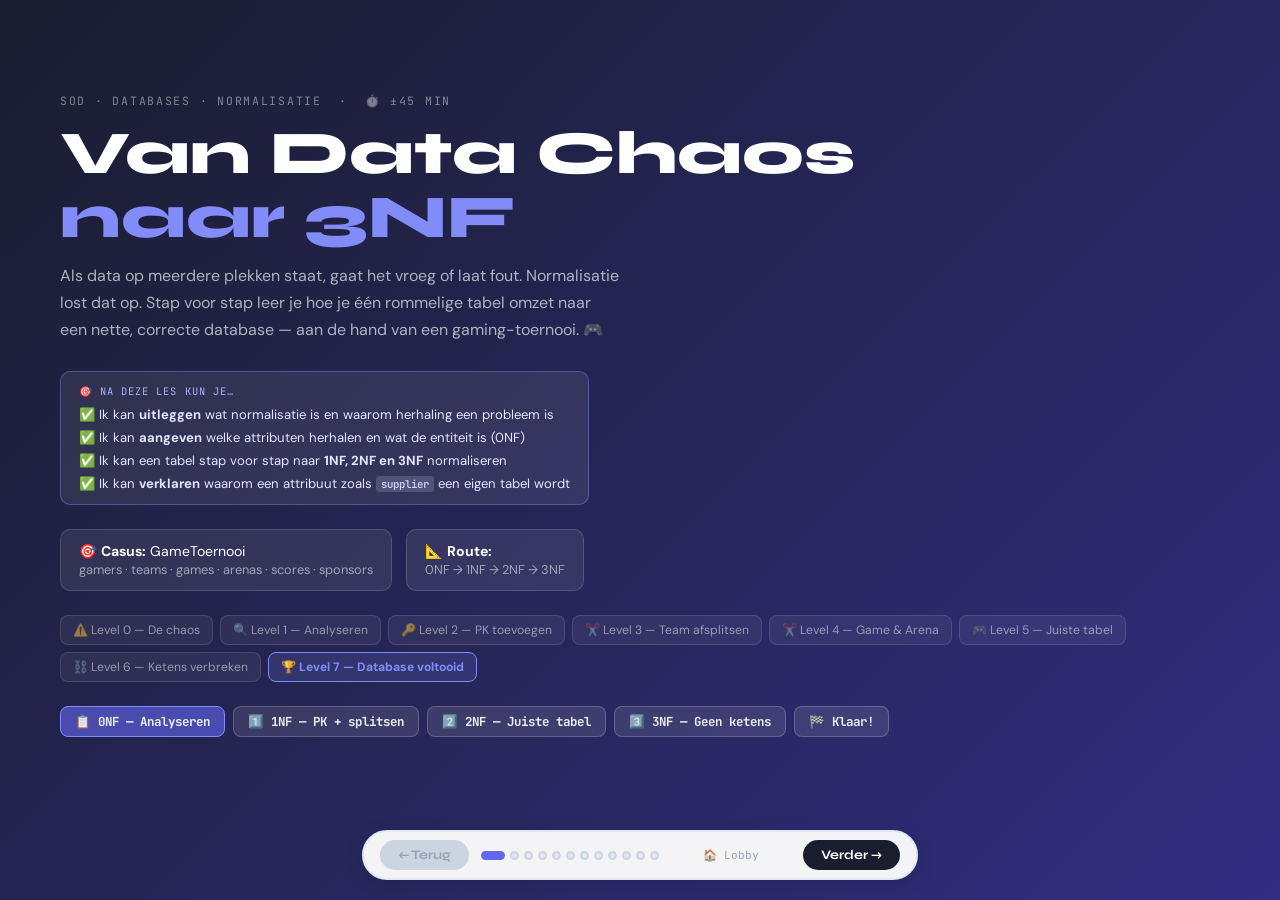
<file: oefenen-normaliseren.html>
<!DOCTYPE html>
<html lang="nl">
<head>
<meta charset="UTF-8"/>
<meta name="viewport" content="width=device-width, initial-scale=1.0"/>
<title>Data Chaos → 3NF | Normalisatie</title>
<link href="https://fonts.googleapis.com/css2?family=Syne:wght@700;800;900&family=DM+Sans:wght@400;500;600;700&family=JetBrains+Mono:wght@400;600;700&display=swap" rel="stylesheet"/>
<style>
/* ── RESET ── */
*,*::before,*::after{box-sizing:border-box;margin:0;padding:0}
html,body{width:100%;height:100%;overflow:hidden}
body{
  background:#f0f2f8;
  color:#1a1d2e;
  font-family:'DM Sans',sans-serif;
  font-size:16px;
}

/* ── SLIDE ENGINE ── */
.slides{width:100%;height:100vh;position:relative}
.slide{
  position:absolute;inset:0;
  display:flex;flex-direction:column;
  opacity:0;pointer-events:none;
  transition:opacity .35s ease, transform .35s ease;
  transform:translateX(50px);
  overflow:hidden;
}
.slide.active{opacity:1;pointer-events:all;transform:translateX(0)}
.slide.exit{opacity:0;transform:translateX(-50px)}

/* ── SLIDE HEADER ── */
.slide-header{
  background:#1a1d2e;
  color:#fff;
  padding:12px 28px;
  display:flex;align-items:center;gap:14px;
  flex-shrink:0;
}
.slide-header .nf-pill{
  font-family:'Syne',sans-serif;font-size:1rem;font-weight:900;
  padding:4px 14px;border-radius:6px;letter-spacing:.02em;
}
.slide-header h2{
  font-family:'Syne',sans-serif;font-size:1.25rem;font-weight:800;
  color:#fff;flex:1;
}
.slide-header .step-info{
  font-family:'JetBrains Mono',monospace;font-size:.76rem;
  color:rgba(255,255,255,.5);letter-spacing:.06em;text-transform:uppercase;
}

/* ── PROGRESS BAR ── */
.prog-bar{
  height:5px;background:#dde2ef;flex-shrink:0;
  display:flex;gap:2px;
}
.pb-seg{flex:1;background:#dde2ef;transition:background .3s}
.pb-seg.done{background:#22c55e}
.pb-seg.active{background:#6366f1}

/* ── MAIN LAYOUT ── */
.slide-body{
  flex:1;display:flex;gap:0;overflow:hidden;
}

/* LEFT PANEL — chaos reference */
.ref-panel{
  width:260px;flex-shrink:0;
  background:#fff;
  border-right:3px solid #e2e8f0;
  display:flex;flex-direction:column;
  overflow:hidden;
}
.ref-header{
  background:#1e293b;color:#fff;
  padding:8px 12px;
  font-family:'Syne',sans-serif;font-size:.78rem;font-weight:800;
  letter-spacing:.04em;text-transform:uppercase;
  display:flex;align-items:center;gap:8px;flex-shrink:0;
}
.ref-table-wrap{
  overflow-y:auto;padding:8px;flex:1;
}
.ref-tbl{width:100%;border-collapse:collapse;font-family:'JetBrains Mono',monospace;font-size:.70rem}
.ref-tbl th{
  background:#f8fafc;color:#64748b;padding:4px 6px;
  text-align:left;border-bottom:2px solid #e2e8f0;
  font-size:.64rem;letter-spacing:.05em;text-transform:uppercase;white-space:nowrap;
}
.ref-tbl td{
  padding:4px 6px;border-bottom:1px solid #f1f5f9;
  white-space:nowrap;color:#334155;
}
.ref-tbl tr:hover td{background:#f8fafc}
.ref-dup{color:#ef4444;font-weight:700;background:rgba(239,68,68,.08);border-radius:2px;padding:1px 3px}

/* RIGHT PANEL — content */
.content-panel{
  flex:1;overflow-y:auto;
  padding:22px 28px 80px;
  background:#f8fafc;
}

/* ── TYPOGRAPHY ── */
h1{font-family:'Syne',sans-serif;font-size:clamp(2rem,4vw,3.2rem);font-weight:900;line-height:1.05;color:#1a1d2e}
h3{font-family:'Syne',sans-serif;font-size:1rem;font-weight:800;color:#1a1d2e;margin-bottom:6px}
p{color:#475569;line-height:1.7;font-size:.92rem}
code{
  font-family:'JetBrains Mono',monospace;font-size:.82em;
  background:#eef2ff;color:#4f46e5;
  padding:1px 6px;border-radius:4px;font-weight:600;
}

/* ── CONTENT TABLES ── */
.tbl-wrap{overflow-x:auto;border-radius:8px;border:1.5px solid #e2e8f0;margin:8px 0}
.ctbl{width:100%;border-collapse:collapse;font-family:'JetBrains Mono',monospace;font-size:.82rem}
.ctbl th{
  background:#f1f5f9;color:#64748b;padding:7px 12px;
  text-align:left;border-bottom:2px solid #e2e8f0;
  font-size:.72rem;letter-spacing:.07em;text-transform:uppercase;white-space:nowrap;
}
.ctbl td{padding:6px 12px;border-bottom:1px solid #f1f5f9;color:#1e293b;white-space:nowrap}
.ctbl tr:last-child td{border-bottom:none}
.ctbl tr:hover td{background:#f8fafc}

.td-pk{background:#fef9c3;color:#854d0e;font-weight:700;border-radius:3px}
.td-fk{background:#dbeafe;color:#1e40af;font-weight:700;border-radius:3px}
.td-dup{background:#fee2e2;color:#b91c1c;font-weight:600}
.td-new{background:#dcfce7;color:#166534;font-weight:600}

/* ── CALLOUT BOXES ── */
.box{
  border-radius:10px;padding:12px 16px;
  display:flex;align-items:flex-start;gap:10px;
  margin:8px 0;font-size:.88rem;
}
.box-icon{font-size:1.1rem;flex-shrink:0;margin-top:1px}
.box.danger{background:#fef2f2;border:2px solid #fca5a5;color:#991b1b}
.box.ok{background:#f0fdf4;border:2px solid #86efac;color:#166534}
.box.warn{background:#fffbeb;border:2px solid #fde68a;color:#92400e}
.box.info{background:#eff6ff;border:2px solid #bfdbfe;color:#1e40af}
.box.purple{background:#faf5ff;border:2px solid #d8b4fe;color:#6b21a8}
.box strong{font-weight:700}

/* ── STEP CARD ── */
.step-card{
  background:#fff;border:2px solid #e2e8f0;border-radius:10px;
  padding:14px 18px;margin-bottom:10px;
  display:flex;gap:12px;align-items:flex-start;
}
.step-num{
  width:32px;height:32px;border-radius:8px;
  display:flex;align-items:center;justify-content:center;
  font-family:'Syne',sans-serif;font-size:.95rem;font-weight:900;
  flex-shrink:0;
}
.step-body-txt{flex:1}
.step-title{font-weight:700;font-size:.9rem;color:#1a1d2e;margin-bottom:4px}
.step-desc{font-size:.84rem;color:#64748b;line-height:1.6}

/* ── ENTITY BOX ── */
.erd-box{
  background:#fff;border:2px solid #c7d2fe;border-radius:10px;
  overflow:hidden;font-family:'JetBrains Mono',monospace;font-size:.75rem;
  min-width:155px;box-shadow:0 2px 8px rgba(99,102,241,.08);
}
.erd-head{
  padding:7px 12px;font-weight:700;font-size:.8rem;
  border-bottom:2px solid #c7d2fe;letter-spacing:.02em;
}
.erd-r{
  display:flex;align-items:center;gap:7px;
  padding:4px 12px;border-bottom:1px solid #f1f5f9;color:#1e293b;
}
.erd-r:last-child{border-bottom:none}
.edt{font-size:.65rem;background:#dbeafe;color:#1e40af;padding:1px 5px;border-radius:3px;margin-left:auto;flex-shrink:0}
.enn{font-size:.62rem;background:#dcfce7;color:#166534;padding:1px 4px;border-radius:3px;flex-shrink:0}

/* ── BADGE ── */
.badge{
  display:inline-block;font-family:'JetBrains Mono',monospace;
  font-size:.72rem;font-weight:700;padding:2px 8px;border-radius:5px;
}
.b-ind{background:#eef2ff;color:#4f46e5;border:1px solid #c7d2fe}
.b-green{background:#dcfce7;color:#166534;border:1px solid #86efac}
.b-red{background:#fee2e2;color:#b91c1c;border:1px solid #fca5a5}
.b-amber{background:#fef9c3;color:#854d0e;border:1px solid #fde68a}
.b-cyan{background:#cffafe;color:#155e75;border:1px solid #a5f3fc}
.b-indigo{background:#eef2ff;color:#4338ca;border:1px solid #c7d2fe}
.b-orange{background:#ffedd5;color:#9a3412;border:1px solid #fed7aa}
.b-red{background:#fee2e2;color:#991b1b;border:1px solid #fca5a5}
.b-amber2{background:#fef9c3;color:#854d0e;border:1px solid #fde68a}
.b-pink{background:#fce7f3;color:#9d174d;border:1px solid #f9a8d4}

/* ── GRID ── */
.g2{display:grid;grid-template-columns:1fr 1fr;gap:12px}
.g3{display:grid;grid-template-columns:1fr 1fr 1fr;gap:10px}
.row{display:flex;gap:14px;align-items:flex-start;flex-wrap:wrap}
.col{flex:1;min-width:0}

/* ── NF LABEL ── */
.nf-label{
  display:inline-flex;align-items:center;gap:8px;
  font-family:'JetBrains Mono',monospace;font-size:.75rem;font-weight:700;
  letter-spacing:.08em;text-transform:uppercase;
  padding:4px 12px;border-radius:6px;margin-bottom:12px;
}

/* ── BEFORE/AFTER ── */
.ba-wrap{display:flex;gap:10px;align-items:center;flex-wrap:wrap;margin:8px 0}
.ba-arrow{font-size:1.5rem;color:#94a3b8;flex-shrink:0;align-self:center}

/* ── NAV ── */
.nav{
  position:fixed;bottom:20px;left:50%;transform:translateX(-50%);
  z-index:100;
  display:flex;align-items:center;gap:12px;
  background:rgba(255,255,255,.95);
  border:2px solid #e2e8f0;
  box-shadow:0 4px 20px rgba(0,0,0,.1);
  backdrop-filter:blur(8px);
  padding:8px 16px;border-radius:40px;
}
.nav-btn{
  background:#1a1d2e;color:#fff;
  font-family:'Syne',sans-serif;font-size:.82rem;font-weight:700;
  padding:7px 18px;border-radius:20px;cursor:pointer;border:none;
  transition:all .18s;
}
.nav-btn:hover{background:#312e81}
.nav-btn:disabled{background:#cbd5e1;color:#94a3b8;cursor:default}
.nav-dots{display:flex;gap:5px;align-items:center}
.dot{width:9px;height:9px;border-radius:50%;background:#e2e8f0;cursor:pointer;transition:all .22s;border:2px solid #cbd5e1}
.dot.active{background:#6366f1;border-color:#6366f1;width:24px;border-radius:5px}
.dot.done{background:#22c55e;border-color:#22c55e}
.slide-num{font-family:'JetBrains Mono',monospace;font-size:.7rem;color:#94a3b8;min-width:120px;text-align:center}

/* ── TITLE SLIDE special ── */
.title-slide{
  background:linear-gradient(135deg,#1a1d2e 0%,#312e81 100%);
  display:flex;flex-direction:column;justify-content:center;
  padding:40px 60px 110px;
  align-items:flex-start;
  overflow-y:auto;
}
.title-slide .subtitle{
  color:rgba(255,255,255,.65);font-size:1rem;max-width:560px;margin-bottom:28px;
}
.route-chips{display:flex;gap:8px;flex-wrap:wrap}
.route-chip{
  background:rgba(255,255,255,.1);border:1.5px solid rgba(255,255,255,.2);
  color:rgba(255,255,255,.9);
  font-family:'JetBrains Mono',monospace;font-size:.78rem;font-weight:700;
  padding:6px 14px;border-radius:8px;
  display:flex;align-items:center;gap:6px;
}
.route-chip.active-chip{background:rgba(99,102,241,.6);border-color:#818cf8}

/* Table label */
.tbl-label{
  font-family:'JetBrains Mono',monospace;font-size:.72rem;font-weight:700;
  letter-spacing:.08em;text-transform:uppercase;color:#64748b;
  margin-bottom:5px;display:flex;align-items:center;gap:6px;
}

.flip-card{perspective:600px;height:130px}
.flip-inner{position:relative;width:100%;height:100%;transition:transform .5s;transform-style:preserve-3d}
.flip-card.flipped .flip-inner{transform:rotateY(180deg)}
.flip-front,.flip-back{position:absolute;inset:0;backface-visibility:hidden;-webkit-backface-visibility:hidden}
.flip-back{transform:rotateY(180deg)}
</style>
</head>
<body>

<!-- ════════════════════════════════
     SLIDE 1 — TITEL
════════════════════════════════ -->
<div class="slide title-slide active" id="s1">
  <div style="font-family:'JetBrains Mono',monospace;font-size:.72rem;letter-spacing:.15em;text-transform:uppercase;color:rgba(255,255,255,.45);margin-bottom:14px">SOD · Databases · Normalisatie &nbsp;·&nbsp; ⏱️ ±45 min</div>
  <h1 style="color:#fff;font-size:clamp(2.4rem,5vw,3.8rem);margin-bottom:12px;line-height:1.05">Van Data Chaos<br><span style="color:#818cf8">naar 3NF</span></h1>
  <p class="subtitle">Als data op meerdere plekken staat, gaat het vroeg of laat fout. Normalisatie lost dat op. Stap voor stap leer je hoe je één rommelige tabel omzet naar een nette, correcte database — aan de hand van een gaming-toernooi. 🎮</p>

  <div style="background:rgba(255,255,255,.08);border:1.5px solid rgba(129,140,248,.4);border-radius:10px;padding:12px 18px;margin-bottom:24px">
    <div style="font-family:'JetBrains Mono',monospace;font-size:.65rem;letter-spacing:.1em;text-transform:uppercase;color:#a5b4fc;margin-bottom:8px">🎯 Na deze les kun je…</div>
    <div style="display:flex;flex-direction:column;gap:6px">
      <div style="font-size:.82rem;color:#e0e7ff">✅ Ik kan <strong>uitleggen</strong> wat normalisatie is en waarom herhaling een probleem is</div>
      <div style="font-size:.82rem;color:#e0e7ff">✅ Ik kan <strong>aangeven</strong> welke attributen herhalen en wat de entiteit is (0NF)</div>
      <div style="font-size:.82rem;color:#e0e7ff">✅ Ik kan een tabel stap voor stap naar <strong>1NF, 2NF en 3NF</strong> normaliseren</div>
      <div style="font-size:.82rem;color:#e0e7ff">✅ Ik kan <strong>verklaren</strong> waarom een attribuut zoals <code style="background:rgba(255,255,255,.15);color:#c7d2fe;padding:1px 5px;border-radius:3px">supplier</code> een eigen tabel wordt</div>
    </div>
  </div>

  <div style="display:flex;gap:14px;flex-wrap:wrap;margin-bottom:24px">
    <div style="background:rgba(255,255,255,.08);border:1.5px solid rgba(255,255,255,.15);border-radius:10px;padding:12px 18px;color:#fff;font-size:.88rem">
      🎯 <strong>Casus:</strong> GameToernooi<br><span style="color:rgba(255,255,255,.55);font-size:.8rem">gamers · teams · games · arenas · scores · sponsors</span>
    </div>
    <div style="background:rgba(255,255,255,.08);border:1.5px solid rgba(255,255,255,.15);border-radius:10px;padding:12px 18px;color:#fff;font-size:.88rem">
      📐 <strong>Route:</strong><br><span style="color:rgba(255,255,255,.55);font-size:.8rem">0NF → 1NF → 2NF → 3NF</span>
    </div>
  </div>

  <div style="display:flex;gap:7px;flex-wrap:wrap;margin-bottom:24px">
    <div style="background:rgba(255,255,255,.06);border:1px solid rgba(255,255,255,.12);border-radius:8px;padding:6px 12px;font-size:.76rem;color:rgba(255,255,255,.5)">⚠️ Level 0 — De chaos</div>
    <div style="background:rgba(255,255,255,.06);border:1px solid rgba(255,255,255,.12);border-radius:8px;padding:6px 12px;font-size:.76rem;color:rgba(255,255,255,.5)">🔍 Level 1 — Analyseren</div>
    <div style="background:rgba(255,255,255,.06);border:1px solid rgba(255,255,255,.12);border-radius:8px;padding:6px 12px;font-size:.76rem;color:rgba(255,255,255,.5)">🔑 Level 2 — PK toevoegen</div>
    <div style="background:rgba(255,255,255,.06);border:1px solid rgba(255,255,255,.12);border-radius:8px;padding:6px 12px;font-size:.76rem;color:rgba(255,255,255,.5)">✂️ Level 3 — Team afsplitsen</div>
    <div style="background:rgba(255,255,255,.06);border:1px solid rgba(255,255,255,.12);border-radius:8px;padding:6px 12px;font-size:.76rem;color:rgba(255,255,255,.5)">✂️ Level 4 — Game &amp; Arena</div>
    <div style="background:rgba(255,255,255,.06);border:1px solid rgba(255,255,255,.12);border-radius:8px;padding:6px 12px;font-size:.76rem;color:rgba(255,255,255,.5)">🎮 Level 5 — Juiste tabel</div>
    <div style="background:rgba(255,255,255,.06);border:1px solid rgba(255,255,255,.12);border-radius:8px;padding:6px 12px;font-size:.76rem;color:rgba(255,255,255,.5)">⛓️ Level 6 — Ketens verbreken</div>
    <div style="background:rgba(129,140,248,.15);border:1px solid #818cf8;border-radius:8px;padding:6px 12px;font-size:.76rem;color:#818cf8;font-weight:700">🏆 Level 7 — Database voltooid</div>
  </div>

  <div class="route-chips">
    <div class="route-chip active-chip">📋 0NF — Analyseren</div>
    <div class="route-chip">1️⃣ 1NF — PK + splitsen</div>
    <div class="route-chip">2️⃣ 2NF — Juiste tabel</div>
    <div class="route-chip">3️⃣ 3NF — Geen ketens</div>
    <div class="route-chip">🏁 Klaar!</div>
  </div>
</div>

<!-- ════════════════════════════════
     SLIDE 2 — CHAOS TABEL
════════════════════════════════ -->
<div class="slide" id="s2">
  <div class="slide-header">
    <span class="nf-pill" style="background:#7c3aed;color:#fff">Start</span>
    <h2>De beginsituatie — alles door elkaar 😬</h2>
    <span class="step-info">⚠️ Level 0 — De chaos</span>
  </div>
  <div class="prog-bar"><div class="pb-seg active"></div><div class="pb-seg"></div><div class="pb-seg"></div><div class="pb-seg"></div><div class="pb-seg"></div><div class="pb-seg"></div><div class="pb-seg"></div><div class="pb-seg"></div><div class="pb-seg"></div><div class="pb-seg"></div><div class="pb-seg"></div><div class="pb-seg"></div></div>
  <div class="slide-body" style="flex-direction:column;overflow-y:auto;padding:22px 28px 80px;background:#f8fafc;gap:14px">

    <p style="font-size:.95rem">Dit gaat over een <strong>gaming-toernooi</strong>. Kijk naar deze tabel. Alles staat door elkaar: gamers, teams, games, arenas, scores, sponsors. <span style="color:#b91c1c;font-weight:700">Zie je de herhalingen? Rood gemarkeerd.</span></p>

    <div class="tbl-wrap">
      <table class="ctbl">
        <thead><tr>
          <th>gamertag</th><th>team</th><th>registrationdate</th>
          <th>game</th><th>arena</th><th>score</th>
          <th>sponsor</th><th>equipment</th><th>prize</th>
        </tr></thead>
        <tbody>
          <tr><td>ShadowSlayer</td><td class="td-dup">NightRiders</td><td>14-02-2025</td><td class="td-dup">League of Legends</td><td>Arena Blauw</td><td>3850</td><td class="td-dup">RedBull</td><td>Razer Keyboard</td><td class="td-dup">€500</td></tr>
          <tr><td>Firestorm</td><td class="td-dup">NightRiders</td><td>15-02-2025</td><td class="td-dup">League of Legends</td><td>Arena Rood</td><td>4120</td><td class="td-dup">RedBull</td><td>Logitech Mouse</td><td class="td-dup">€500</td></tr>
          <tr><td>IcePhantom</td><td>ShadowTeam</td><td>16-02-2025</td><td class="td-dup">League of Legends</td><td>Arena Geel</td><td>3670</td><td class="td-dup">RedBull</td><td>HyperX Headset</td><td class="td-dup">€500</td></tr>
          <tr><td>Thunderwolf</td><td class="td-dup">NightRiders</td><td>16-02-2025</td><td>EA Sports FC</td><td>Arena Groen</td><td>2900</td><td>Nike</td><td>SteelSeries Mouse</td><td>€250</td></tr>
          <tr><td>BlazeMaster</td><td>ShadowTeam</td><td>16-02-2025</td><td>EA Sports FC</td><td>Arena Wit</td><td>3100</td><td>Nike</td><td>Razer Keyboard</td><td>€250</td></tr>
          <tr><td>DragonFury</td><td>StormChasers</td><td>17-02-2025</td><td>EA Sports FC</td><td>Arena Zwart</td><td>2750</td><td>Nike</td><td>Logitech Mouse</td><td>€250</td></tr>
          <tr><td>CyberNinja</td><td>StormChasers</td><td>17-02-2025</td><td class="td-dup">League of Legends</td><td>Arena Blauw</td><td>4400</td><td class="td-dup">RedBull</td><td>HyperX Headset</td><td class="td-dup">€500</td></tr>
          <tr><td>Warlock</td><td class="td-dup">NightRiders</td><td>17-02-2025</td><td>EA Sports FC</td><td>Arena Groen</td><td>3200</td><td>Nike</td><td>Razer Keyboard</td><td>€250</td></tr>
        </tbody>
      </table>
    </div>

    <div class="g2">
      <div class="box danger">
        <span class="box-icon">🔴</span>
        <div><strong>Herhalingen!</strong> "NightRiders" staat 4×. "League of Legends" staat 4×. "RedBull" staat 4×. Als één naam verandert → overal aanpassen, kans op fouten!</div>
      </div>
      <div class="box warn">
        <span class="box-icon">⚠️</span>
        <div><strong>Geen primaire sleutel!</strong> Geen unieke identificatie per rij. Wat als twee gamers dezelfde naam gebruiken? Database weet het niet.</div>
      </div>
    </div>

    <div class="box info">
      <span class="box-icon">🎯</span>
      <div><strong>Dit is onze startpositie.</strong> Op elke volgende slide zie je links verkleind deze tabel terug — zodat je altijd kunt vergelijken waar we mee begonnen. Rechts zie je de huidige stap.</div>
    </div>
  </div>
</div>

<!-- Reusable mini-chaos table as include via JS template -->
<!-- ════════════════════════════════
     SLIDE 3 — 0NF ANALYSE
════════════════════════════════ -->
<div class="slide" id="s3">
  <div class="slide-header">
    <span class="nf-pill" style="background:#d97706;color:#fff">0NF</span>
    <h2>Nulde Normaalvorm — wat hebben we eigenlijk?</h2>
    <span class="step-info">🔍 Level 1 — Analyseren</span>
  </div>
  <div class="prog-bar"><div class="pb-seg done"></div><div class="pb-seg active"></div><div class="pb-seg"></div><div class="pb-seg"></div><div class="pb-seg"></div><div class="pb-seg"></div><div class="pb-seg"></div><div class="pb-seg"></div><div class="pb-seg"></div><div class="pb-seg"></div><div class="pb-seg"></div><div class="pb-seg"></div></div>
  <div class="slide-body">
    <!-- REF PANEL -->
    <div class="ref-panel">
      <div class="ref-header">📋 <span>Beginsituatie</span></div>
      <div class="ref-table-wrap">
        <table class="ref-tbl">
          <thead><tr><th>gamertag</th><th>team</th><th>game</th><th>arena</th><th>score</th><th>sponsor</th></tr></thead>
          <tbody>
            <tr><td>ShadowSlayer</td><td class="ref-dup">NightRiders</td><td class="ref-dup">LoL</td><td>Arena Blauw</td><td>3850</td><td class="ref-dup">RedBull</td></tr>
            <tr><td>Firestorm</td><td class="ref-dup">NightRiders</td><td class="ref-dup">LoL</td><td>Arena Rood</td><td>4120</td><td class="ref-dup">RedBull</td></tr>
            <tr><td>IcePhantom</td><td>ShadowTeam</td><td class="ref-dup">LoL</td><td>Arena Geel</td><td>3670</td><td class="ref-dup">RedBull</td></tr>
            <tr><td>Thunderwolf</td><td class="ref-dup">NightRiders</td><td>EA FC</td><td>Arena Groen</td><td>2900</td><td>Nike</td></tr>
            <tr><td>DragonFury</td><td>StormChasers</td><td>EA FC</td><td>Arena Zwart</td><td>2750</td><td>Nike</td></tr>
          </tbody>
        </table>
        <div style="margin-top:8px;font-size:.68rem;color:#ef4444;font-family:'JetBrains Mono',monospace;padding:4px">🔴 = herhaling</div>
      </div>
    </div>
    <!-- CONTENT -->
    <div class="content-panel">
      <div class="nf-label" style="background:#fef9c3;border:1.5px solid #fde68a;color:#854d0e">📋 0NF — Analysestappen</div>

      <div class="step-card">
        <div class="step-num" style="background:#fef9c3;color:#854d0e;border:2px solid #fde68a">1</div>
        <div class="step-body-txt">
          <div class="step-title">Constanten vs. procesdata</div>
          <div style="font-size:.78rem;color:#92400e;margin:4px 0 8px;line-height:1.6">
            📚 <strong>Constanten</strong> = gegevens die een zelfstandig "ding" beschrijven — ze bestaan onafhankelijk van een inschrijving.<br>
            📚 <strong>Procesdata</strong> = gegevens die per inschrijving anders zijn — ze beschrijven de gebeurtenis zelf.<br>
            <span style="display:inline-block;margin-top:6px;background:#fde68a;color:#7c3200;padding:3px 10px;border-radius:6px;font-weight:700">🏆 Gouden regel: constanten worden eigen tabellen — procesdata blijft in de inschrijvingstabel.</span>
          </div>
          <div style="display:flex;gap:8px;flex-wrap:wrap;margin-top:4px">
            <div class="box info" style="flex:1;margin:0;font-size:.82rem">
              <span class="box-icon">📌</span>
              <div><strong>Constanten</strong> (eigen entiteit → eigen tabel):<br><code>game</code> · <code>team</code> · <code>arena</code> · <code>sponsor</code> · <code>gamertag</code><br><span style="font-size:.76rem;opacity:.85">Let op: <code>prize</code> is geen eigen entiteit — het is een attribuut van <code>game</code> en gaat mee in de game-tabel.</span></div>
            </div>
            <div class="box ok" style="flex:1;margin:0;font-size:.82rem">
              <span class="box-icon">🔄</span>
              <div><strong>Procesdata</strong> (per inschrijving anders → blijft in inschrijvingstabel):<br><code>registrationdate</code> · <code>score</code> · <code>equipment</code></div>
            </div>
          </div>
        </div>
      </div>

      <div class="step-card">
        <div class="step-num" style="background:#fef9c3;color:#854d0e;border:2px solid #fde68a">2</div>
        <div class="step-body-txt">
          <div class="step-title">Alle attributen inventariseren</div>
          <div style="display:flex;flex-wrap:wrap;gap:5px;margin-top:6px">
            <code>gamertag</code><code>team</code><code>registrationdate</code>
            <code>game</code><code>arena</code><code>score</code>
            <code>sponsor</code><code>equipment</code><code>prize</code>
          </div>
        </div>
      </div>

      <!-- Stap 3–5: inklapbaar om cognitieve belasting te verlagen -->
      <button id="steps35-btn" onclick="toggleSteps('steps35-content','steps35-btn')"
        style="width:100%;text-align:left;padding:9px 14px;background:#fef9c3;border:2px solid #fde68a;border-radius:10px;cursor:pointer;font-size:.85rem;color:#854d0e;font-family:inherit;margin-bottom:4px">
        📋 Toon stappen 3–5 ▶
      </button>
      <div id="steps35-content" style="display:none">

        <div class="step-card">
          <div class="step-num" style="background:#fef9c3;color:#854d0e;border:2px solid #fde68a">3</div>
          <div class="step-body-txt">
            <div class="step-title">Naam van de entiteit</div>
            <div style="font-size:.78rem;color:#92400e;margin:4px 0 6px;line-height:1.5">📚 <strong>Entiteit</strong> = een 'ding' waarover je gegevens bijhoudt. Vergelijk het met een formulier: elk formulier gaat over één ding (een persoon, een bestelling, een inschrijving).</div>
            <div class="step-desc">Alle data gaat over het inschrijven voor het toernooi → entiteit heet <code>tourneyregistration</code></div>
          </div>
        </div>

        <div class="step-card">
          <div class="step-num" style="background:#fef9c3;color:#854d0e;border:2px solid #fde68a">4</div>
          <div class="step-body-txt">
            <div class="step-title">Uniek attribuut — PK-kandidaat</div>
            <div class="step-desc"><code>gamertag</code> lijkt uniek, maar een gamer kan meerdere keren meedoen. We voegen later een eigen <code>id</code> toe als PK.</div>
          </div>
        </div>

        <div class="step-card">
          <div class="step-num" style="background:#fef9c3;color:#854d0e;border:2px solid #fde68a">5</div>
          <div class="step-body-txt">
            <div class="step-title">Repeterende groepen</div>
            <div class="box danger" style="margin-top:6px;font-size:.82rem">
              <span class="box-icon">🔴</span>
              <div><code>team</code> herhaalt — NightRiders staat 4×.<br><code>game</code> herhaalt — League of Legends staat 4×.<br><code>sponsor</code> + <code>prize</code> herhalen ook.<br>→ Dit lossen we op in 1NF!</div>
            </div>
          </div>
        </div>

      </div><!-- /steps35 -->
    </div>
  </div>
</div>

<!-- ════════════════════════════════
     SLIDE 4 — 1NF STAP 1: PK TOEVOEGEN
════════════════════════════════ -->
<div class="slide" id="s4">
  <div class="slide-header">
    <span class="nf-pill" style="background:#0891b2;color:#fff">1NF</span>
    <h2>Eerste Normaalvorm — stap 1: PK toevoegen</h2>
    <span class="step-info">🔑 Level 2 — PK toevoegen</span>
  </div>
  <div class="prog-bar"><div class="pb-seg done"></div><div class="pb-seg done"></div><div class="pb-seg active"></div><div class="pb-seg"></div><div class="pb-seg"></div><div class="pb-seg"></div><div class="pb-seg"></div><div class="pb-seg"></div><div class="pb-seg"></div><div class="pb-seg"></div><div class="pb-seg"></div><div class="pb-seg"></div></div>
  <div class="slide-body">
    <div class="ref-panel">
      <div class="ref-header">📋 <span>Beginsituatie</span></div>
      <div class="ref-table-wrap">
        <table class="ref-tbl">
          <thead><tr><th>gamertag</th><th>team</th><th>game</th><th>arena</th><th>score</th><th>sponsor</th></tr></thead>
          <tbody>
            <tr><td>ShadowSlayer</td><td class="ref-dup">NightRiders</td><td class="ref-dup">LoL</td><td>Arena Blauw</td><td>3850</td><td class="ref-dup">RedBull</td></tr>
            <tr><td>Firestorm</td><td class="ref-dup">NightRiders</td><td class="ref-dup">LoL</td><td>Arena Rood</td><td>4120</td><td class="ref-dup">RedBull</td></tr>
            <tr><td>IcePhantom</td><td>ShadowTeam</td><td class="ref-dup">LoL</td><td>Arena Geel</td><td>3670</td><td class="ref-dup">RedBull</td></tr>
            <tr><td>Thunderwolf</td><td class="ref-dup">NightRiders</td><td>EA FC</td><td>Arena Groen</td><td>2900</td><td>Nike</td></tr>
            <tr><td>DragonFury</td><td>StormChasers</td><td>EA FC</td><td>Arena Zwart</td><td>2750</td><td>Nike</td></tr>
          </tbody>
        </table>
        <div style="margin-top:8px;font-size:.68rem;color:#ef4444;font-family:'JetBrains Mono',monospace;padding:4px">🔴 = herhaling</div>
      </div>
    </div>
    <div class="content-panel">
      <div class="nf-label" style="background:#cffafe;border:1.5px solid #a5f3fc;color:#155e75">1️⃣ 1NF — Regels</div>

      <div class="box purple" style="margin-bottom:10px;font-size:.85rem">
        <span class="box-icon">📖</span>
        <div>
          <strong>Twee begrippen die je altijd nodig hebt:</strong><br>
          🔑 <strong>Primary Key (PK)</strong> — het unieke ID van elke rij. Geen twee rijen mogen dezelfde waarde hebben. Vergelijk het met een BSN-nummer: iedereen heeft er één en geen twee mensen delen hetzelfde.<br>
          🔷 <strong>Foreign Key (FK)</strong> — een verwijzing naar de PK van een andere tabel. Zo koppel je tabellen aan elkaar. Vergelijk het met een teamrijnummer op een spelerspas: via dat nummer vind je alle info over het team.
        </div>
      </div>

      <div class="g2" style="margin-bottom:10px">
        <div class="box ok"><span class="box-icon">✅</span><div><strong>Elk attribuut = één waarde</strong><br>Geen "Jan, Lisa" in één cel.</div></div>
        <div class="box ok"><span class="box-icon">✅</span><div><strong>Elke rij heeft een unieke PK</strong><br>We voegen <code>id</code> toe → elke rij identificeerbaar.</div></div>
      </div>

      <!-- Samengestelde attributen uitleg — inklapbaar -->
      <div style="margin-bottom:10px">
        <button id="split-toggle-btn" onclick="toggleSplit()" style="width:100%;text-align:left;padding:10px 14px;background:#fffbeb;border:2px solid #fde68a;border-radius:10px;cursor:pointer;font-size:.85rem;color:#92400e;font-family:inherit">⚠️ <strong>Samengestelde attributen</strong> — klik om uit te klappen ▶</button>
        <div id="split-toggle-content" style="display:none;background:#fffbeb;border:2px solid #fde68a;border-top:none;border-radius:0 0 10px 10px;padding:10px 14px;font-size:.85rem;color:#92400e">
          Een attribuut mag maar <em>één</em> ding bevatten. Soms zit er stiekem meer in één cel:
          <div style="display:flex;gap:8px;margin-top:8px;flex-wrap:wrap">
            <div style="flex:1;background:#fee2e2;border-radius:8px;padding:8px 10px;font-size:.8rem">
              <div style="font-weight:700;color:#991b1b;margin-bottom:4px">❌ Fout — 1 cel, 2 waarden</div>
              <div style="font-family:JetBrains Mono,monospace;font-size:.75rem;color:#7f1d1d">
                address = <span style="background:#fca5a5;padding:1px 4px;border-radius:3px">Kerkstraat 12, Amsterdam</span><br>
                <span style="color:#991b1b;font-size:.7rem">→ Straat én stad in 1 cel! ❌</span><br><br>
                customername = <span style="background:#fca5a5;padding:1px 4px;border-radius:3px">Jan Jansen</span><br>
                <span style="color:#991b1b;font-size:.7rem">→ Voornaam én achternaam in 1 cel! ❌</span>
              </div>
            </div>
            <div style="display:flex;align-items:center;font-size:1.2rem;color:#94a3b8">→</div>
            <div style="flex:1;background:#dcfce7;border-radius:8px;padding:8px 10px;font-size:.8rem">
              <div style="font-weight:700;color:#166534;margin-bottom:4px">✅ Goed — 1 cel, 1 waarde</div>
              <div style="font-family:JetBrains Mono,monospace;font-size:.75rem;color:#14532d">
                street = <span style="background:#86efac;padding:1px 4px;border-radius:3px">Kerkstraat 12</span><br>
                city = <span style="background:#86efac;padding:1px 4px;border-radius:3px">Amsterdam</span><br><br>
                firstname = <span style="background:#86efac;padding:1px 4px;border-radius:3px">Jan</span><br>
                lastname = <span style="background:#86efac;padding:1px 4px;border-radius:3px">Jansen</span>
              </div>
            </div>
          </div>
          <div style="margin-top:8px;font-size:.78rem;color:#92400e">💡 Waarom? Zo kun je later zoeken op alleen de stad, of sorteren op achternaam.</div>
        </div>
      </div>

      <div class="tbl-label"><span class="badge b-indigo">tourneyregistration na stap 1</span> — <span style="color:#ef4444">Rood = nog steeds herhalingen!</span></div>
      <div class="tbl-wrap">
        <table class="ctbl">
          <thead><tr><th>id 🔑</th><th>gamertag</th><th style="background:#dcfce7;color:#166534;font-weight:700">team 🔴</th><th>regdate</th><th style="background:#fee2e2;color:#991b1b;font-weight:700">game 🔴</th><th>arena</th><th>score</th><th style="background:#fce7f3;color:#9d174d;font-weight:700">sponsor 🔴</th><th style="background:#fef9c3;color:#854d0e;font-weight:700">prize 🔴</th></tr></thead>
          <tbody>
            <tr><td class="td-pk">1</td><td>ShadowSlayer</td><td class="td-dup">NightRiders</td><td>14-02-25</td><td class="td-dup">LoL</td><td>Arena Blauw</td><td>3850</td><td class="td-dup">RedBull</td><td class="td-dup">€500</td></tr>
            <tr><td class="td-pk">2</td><td>Firestorm</td><td class="td-dup">NightRiders</td><td>15-02-25</td><td class="td-dup">LoL</td><td>Arena Rood</td><td>4120</td><td class="td-dup">RedBull</td><td class="td-dup">€500</td></tr>
            <tr><td class="td-pk">3</td><td>IcePhantom</td><td>ShadowTeam</td><td>16-02-25</td><td class="td-dup">LoL</td><td>Arena Geel</td><td>3670</td><td class="td-dup">RedBull</td><td class="td-dup">€500</td></tr>
            <tr><td class="td-pk">4</td><td>Thunderwolf</td><td class="td-dup">NightRiders</td><td>16-02-25</td><td>EA FC</td><td>Arena Groen</td><td>2900</td><td>Nike</td><td>€250</td></tr>
            <tr><td class="td-pk">5</td><td>DragonFury</td><td>StormChasers</td><td>17-02-25</td><td>EA FC</td><td>Arena Zwart</td><td>2750</td><td>Nike</td><td>€250</td></tr>
          </tbody>
        </table>
      </div>
      <div style="font-size:.68rem;color:#94a3b8;margin-top:2px;font-family:'JetBrains Mono',monospace">equipment weggelaten om ruimte te besparen — staat wel in de echte tabel</div>

      <div class="box warn" style="margin-top:8px">
        <span class="box-icon">⚠️</span>
        <div><strong>id toegevoegd ✅ — maar herhalingen zijn er nog!</strong> "NightRiders", "LoL", "RedBull", "€500" staan nog steeds meerdere keren. Volgende stap: team afsplitsen.</div>
      </div>
    </div>
  </div>
</div>

<!-- ════════════════════════════════
     SLIDE 5 — 1NF STAP 2: TEAM
════════════════════════════════ -->
<div class="slide" id="s5">
  <div class="slide-header">
    <span class="nf-pill" style="background:#0891b2;color:#fff">1NF</span>
    <h2>Eerste Normaalvorm — stap 2: team afsplitsen</h2>
    <span class="step-info">✂️ Level 3 — Team afsplitsen</span>
  </div>
  <div class="prog-bar"><div class="pb-seg done"></div><div class="pb-seg done"></div><div class="pb-seg done"></div><div class="pb-seg active"></div><div class="pb-seg"></div><div class="pb-seg"></div><div class="pb-seg"></div><div class="pb-seg"></div><div class="pb-seg"></div><div class="pb-seg"></div><div class="pb-seg"></div><div class="pb-seg"></div></div>
  <div class="slide-body">
    <div class="ref-panel">
      <div class="ref-header">📋 <span>Beginsituatie</span></div>
      <div class="ref-table-wrap">
        <table class="ref-tbl">
          <thead><tr><th>gamertag</th><th>team</th><th>game</th><th>arena</th><th>score</th><th>sponsor</th></tr></thead>
          <tbody>
            <tr><td>ShadowSlayer</td><td class="ref-dup">NightRiders</td><td class="ref-dup">LoL</td><td>Arena Blauw</td><td>3850</td><td class="ref-dup">RedBull</td></tr>
            <tr><td>Firestorm</td><td class="ref-dup">NightRiders</td><td class="ref-dup">LoL</td><td>Arena Rood</td><td>4120</td><td class="ref-dup">RedBull</td></tr>
            <tr><td>IcePhantom</td><td>ShadowTeam</td><td class="ref-dup">LoL</td><td>Arena Geel</td><td>3670</td><td class="ref-dup">RedBull</td></tr>
            <tr><td>Thunderwolf</td><td class="ref-dup">NightRiders</td><td>EA FC</td><td>Arena Groen</td><td>2900</td><td>Nike</td></tr>
            <tr><td>DragonFury</td><td>StormChasers</td><td>EA FC</td><td>Arena Zwart</td><td>2750</td><td>Nike</td></tr>
          </tbody>
        </table>
        <div style="margin-top:8px;font-size:.68rem;color:#ef4444;font-family:'JetBrains Mono',monospace;padding:4px">🔴 = herhaling</div>
      </div>
    </div>
    <div class="content-panel">
      <div class="nf-label" style="background:#cffafe;border:1.5px solid #a5f3fc;color:#155e75">1️⃣ 1NF — Repeterende groep 1 wegwerken</div>

      <div class="box danger" style="margin-bottom:6px">
        <span class="box-icon">🔴</span>
        <div><strong>"NightRiders" staat 4×!</strong> Als de naam verandert → 4 rijen aanpassen. Kans op fouten. <strong>Oplossing:</strong> aparte <code>team</code>-tabel. In de hoofdtabel → <code>team_id</code> als FK (verwijzing).</div>
      </div>
      <div style="background:#fef9c3;border-left:3px solid #f59e0b;padding:5px 12px;border-radius:0 6px 6px 0;font-size:.8rem;color:#854d0e;margin-bottom:10px">
        💡 <strong>Constante:</strong> een team bestaat onafhankelijk van een inschrijving → eigen tabel. Dit is de gouden regel in de praktijk.
      </div>

      <div class="ba-wrap">
        <div style="flex:1.6;min-width:0">
          <div class="tbl-label"><span class="badge b-indigo">tourneyregistration</span> — team vervangen door team_id</div>
          <div class="tbl-wrap">
            <table class="ctbl">
              <thead><tr><th>id</th><th>gamertag</th><th style="background:#dcfce7;color:#166534;font-weight:700">team_id 🔷</th><th>registrationdate</th><th>game</th><th>arena</th><th>score</th><th>sponsor</th></tr></thead>
              <tbody>
                <tr><td class="td-pk">1</td><td>ShadowSlayer</td><td class="td-fk">1</td><td>14-02-2025</td><td class="td-dup">LoL</td><td>Arena Blauw</td><td>3850</td><td class="td-dup">RedBull</td></tr>
                <tr><td class="td-pk">2</td><td>Firestorm</td><td class="td-fk">1</td><td>15-02-2025</td><td class="td-dup">LoL</td><td>Arena Rood</td><td>4120</td><td class="td-dup">RedBull</td></tr>
                <tr><td class="td-pk">3</td><td>IcePhantom</td><td class="td-fk">2</td><td>16-02-2025</td><td class="td-dup">LoL</td><td>Arena Geel</td><td>3670</td><td class="td-dup">RedBull</td></tr>
                <tr><td class="td-pk">4</td><td>Thunderwolf</td><td class="td-fk">1</td><td>16-02-2025</td><td>EA FC</td><td>Arena Groen</td><td>2900</td><td>Nike</td></tr>
                <tr><td class="td-pk">5</td><td>DragonFury</td><td class="td-fk">3</td><td>17-02-2025</td><td>EA FC</td><td>Arena Zwart</td><td>2750</td><td>Nike</td></tr>
              </tbody>
            </table>
          </div>
        </div>
        <div class="ba-arrow">→</div>
        <div style="flex:1;min-width:0">
          <div class="tbl-label"><span class="badge b-green">team — nieuw! ✨</span></div>
          <div class="tbl-wrap">
            <table class="ctbl">
              <thead><tr><th>id (PK) 🔑</th><th>name</th></tr></thead>
              <tbody>
                <tr><td class="td-pk">1</td><td class="td-new">NightRiders</td></tr>
                <tr><td class="td-pk">2</td><td class="td-new">ShadowTeam</td></tr>
                <tr><td class="td-pk">3</td><td class="td-new">StormChasers</td></tr>
              </tbody>
            </table>
          </div>
          <div class="box ok" style="margin-top:8px;font-size:.82rem">
            <span class="box-icon">✅</span>
            <div>"NightRiders" staat nu <strong>1×</strong>. Aanpassen = 1 rij!</div>
          </div>
        </div>
      </div>

      <div class="box warn">
        <span class="box-icon">⚠️</span>
        <div><strong>Nog steeds herhalingen!</strong> "League of Legends", "RedBull", "€500" herhalen nog. Volgende stap: game + arena + sponsor afsplitsen.</div>
      </div>
    </div>
  </div>
</div>

<!-- ════════════════════════════════
     SLIDE 6 — 1NF STAP 3: GAME + ARENA + SPONSOR
════════════════════════════════ -->
<div class="slide" id="s6">
  <div class="slide-header">
    <span class="nf-pill" style="background:#0891b2;color:#fff">1NF</span>
    <h2>Eerste Normaalvorm — stap 3: game, arena &amp; sponsor</h2>
    <span class="step-info">✂️ Level 4 — Game & Arena</span>
  </div>
  <div class="prog-bar"><div class="pb-seg done"></div><div class="pb-seg done"></div><div class="pb-seg done"></div><div class="pb-seg done"></div><div class="pb-seg active"></div><div class="pb-seg"></div><div class="pb-seg"></div><div class="pb-seg"></div><div class="pb-seg"></div><div class="pb-seg"></div><div class="pb-seg"></div><div class="pb-seg"></div></div>
  <div class="slide-body">
    <div class="ref-panel">
      <div class="ref-header">📋 <span>Beginsituatie</span></div>
      <div class="ref-table-wrap">
        <table class="ref-tbl">
          <thead><tr><th>gamertag</th><th>team</th><th>game</th><th>arena</th><th>score</th><th>sponsor</th></tr></thead>
          <tbody>
            <tr><td>ShadowSlayer</td><td class="ref-dup">NightRiders</td><td class="ref-dup">LoL</td><td>Arena Blauw</td><td>3850</td><td class="ref-dup">RedBull</td></tr>
            <tr><td>Firestorm</td><td class="ref-dup">NightRiders</td><td class="ref-dup">LoL</td><td>Arena Rood</td><td>4120</td><td class="ref-dup">RedBull</td></tr>
            <tr><td>IcePhantom</td><td>ShadowTeam</td><td class="ref-dup">LoL</td><td>Arena Geel</td><td>3670</td><td class="ref-dup">RedBull</td></tr>
            <tr><td>Thunderwolf</td><td class="ref-dup">NightRiders</td><td>EA FC</td><td>Arena Groen</td><td>2900</td><td>Nike</td></tr>
            <tr><td>DragonFury</td><td>StormChasers</td><td>EA FC</td><td>Arena Zwart</td><td>2750</td><td>Nike</td></tr>
          </tbody>
        </table>
        <div style="margin-top:8px;font-size:.68rem;color:#ef4444;font-family:'JetBrains Mono',monospace;padding:4px">🔴 = herhaling</div>
      </div>
    </div>
    <div class="content-panel">
      <div style="background:#eef2ff;border:1.5px solid #c7d2fe;border-radius:8px;padding:6px 14px;font-size:.78rem;color:#4338ca;font-weight:600;margin-bottom:10px;display:flex;align-items:center;gap:8px">❓ <span>Scroll helemaal naar beneden voor een <strong>tussenvraag</strong></span> ↓</div>
      <div class="nf-label" style="background:#cffafe;border:1.5px solid #a5f3fc;color:#155e75">1️⃣ 1NF — Repeterende groep 2 wegwerken</div>

      <div class="box danger" style="margin-bottom:6px">
        <span class="box-icon">🔴</span>
        <div>"League of Legends" staat 4× + "RedBull" staat 4× + "€500" staat 4×. Game, arena, sponsor en prize horen samen → aparte tabel <code>gamearena</code>. Hoofdtabel krijgt <code>gamearena_id</code> als FK.</div>
      </div>
      <div style="background:#fef9c3;border-left:3px solid #f59e0b;padding:5px 12px;border-radius:0 6px 6px 0;font-size:.8rem;color:#854d0e;margin-bottom:10px">
        💡 <strong>Constanten:</strong> <code>game</code>, <code>arena</code> en <code>sponsor</code> zijn alle drie zelfstandige dingen die onafhankelijk van een inschrijving bestaan → elk krijgt straks zijn eigen tabel.
      </div>

      <div class="row" style="gap:12px;align-items:flex-start">
        <div style="flex:1.4;min-width:0">
          <div class="tbl-label"><span class="badge b-indigo">tourneyregistration (1NF ✅)</span></div>
          <div class="tbl-wrap">
            <table class="ctbl">
              <thead><tr><th>id</th><th>gamertag</th><th style="background:#dcfce7;color:#166534;font-weight:700">team_id 🔷</th><th>registrationdate</th><th style="background:#ffedd5;color:#9a3412;font-weight:700">gamearena_id 🔷</th><th>score</th><th>equipment</th></tr></thead>
              <tbody>
                <tr><td class="td-pk">1</td><td>ShadowSlayer</td><td class="td-fk">1</td><td>14-02-2025</td><td class="td-fk">1</td><td>3850</td><td>Razer KB</td></tr>
                <tr><td class="td-pk">2</td><td>Firestorm</td><td class="td-fk">1</td><td>15-02-2025</td><td class="td-fk">2</td><td>4120</td><td>Logi M</td></tr>
                <tr><td class="td-pk">3</td><td>IcePhantom</td><td class="td-fk">2</td><td>16-02-2025</td><td class="td-fk">3</td><td>3670</td><td>HyperX</td></tr>
                <tr><td class="td-pk">4</td><td>Thunderwolf</td><td class="td-fk">1</td><td>16-02-2025</td><td class="td-fk">4</td><td>2900</td><td>Steel M</td></tr>
                <tr><td class="td-pk">5</td><td>DragonFury</td><td class="td-fk">3</td><td>17-02-2025</td><td class="td-fk">6</td><td>2750</td><td>Logi M</td></tr>
              </tbody>
            </table>
          </div>
        </div>
        <div style="flex:1;min-width:0">
          <div class="tbl-label"><span class="badge b-orange">gamearena — nieuw! ✨</span></div>
          <div class="tbl-wrap">
            <table class="ctbl">
              <thead><tr><th>id</th><th>game</th><th>arena</th><th>sponsor</th><th>prize</th></tr></thead>
              <tbody>
                <tr><td class="td-pk">1</td><td class="td-new">LoL</td><td>Arena Blauw</td><td class="td-new">RedBull</td><td>€500</td></tr>
                <tr><td class="td-pk">2</td><td class="td-new">LoL</td><td>Arena Rood</td><td class="td-new">RedBull</td><td>€500</td></tr>
                <tr><td class="td-pk">3</td><td class="td-new">LoL</td><td>Arena Geel</td><td class="td-new">RedBull</td><td>€500</td></tr>
                <tr><td class="td-pk">4</td><td class="td-new">EA FC</td><td>Arena Groen</td><td class="td-new">Nike</td><td>€250</td></tr>
                <tr><td class="td-pk">5</td><td class="td-new">EA FC</td><td>Arena Wit</td><td class="td-new">Nike</td><td>€250</td></tr>
                <tr><td class="td-pk">6</td><td class="td-new">EA FC</td><td>Arena Zwart</td><td class="td-new">Nike</td><td>€250</td></tr>
              </tbody>
            </table>
          </div>
          <div class="box ok" style="margin-top:8px;font-size:.82rem"><span class="box-icon">✅</span><div><strong>1NF bereikt!</strong> Geen grote herhalingen meer in de hoofdtabel. Gamertag verplaatsen we in de volgende stap (2NF).</div></div>
          <div class="box warn" style="font-size:.82rem"><span class="box-icon">⚠️</span><div><strong>Nog niet helemaal klaar!</strong> "LoL" staat nog 3× in <code>gamearena</code>. En <code>sponsor</code>/<code>prize</code> hangen af van <code>game</code> — niet van de combinatie game+arena. We parkeren dit bewust en lossen het op in 3NF. Databases bouw je stap voor stap!</div></div>

          <!-- ❓ TUSSENVRAAG 1NF -->
          <div style="margin-top:14px;background:#fff;border:2px solid #6366f1;border-radius:10px;padding:12px 16px">
            <div style="font-size:.78rem;font-weight:700;color:#4338ca;text-transform:uppercase;letter-spacing:.05em;margin-bottom:8px">❓ Tussenvraag — check jezelf</div>
            <div style="font-size:.9rem;font-weight:600;color:#1e293b;margin-bottom:10px">Welke drie dingen heb je in 1NF gedaan voor de <code>tourneyregistration</code>-tabel?</div>
            <button id="tv-1nf-btn" onclick="toggleTV('tv-1nf')" style="background:#6366f1;color:#fff;border:none;padding:7px 18px;border-radius:16px;font-family:'Syne',sans-serif;font-size:.8rem;font-weight:700;cursor:pointer">❓ Toon antwoord</button>
            <div id="tv-1nf" style="display:none;margin-top:10px;background:#eef2ff;border-radius:8px;padding:10px 14px;font-size:.86rem;color:#3730a3;line-height:1.7">
              ✅ <strong>1.</strong> Primaire sleutel <code>id</code> toegevoegd — elke rij is nu uniek identificeerbaar.<br>
              ✅ <strong>2.</strong> <code>team</code> afgesplitst → eigen <code>team</code>-tabel, <code>team_id</code> als FK terug in de hoofdtabel.<br>
              ✅ <strong>3.</strong> <code>game</code>, <code>arena</code>, <code>sponsor</code> afgesplitst → <code>gamearena</code>-tabel, <code>gamearena_id</code> als FK.
            </div>
          </div>
        </div>
      </div>
    </div>
  </div>
</div>

<!-- ════════════════════════════════
     SLIDE 7 — 2NF
════════════════════════════════ -->
<div class="slide" id="s7">
  <div class="slide-header">
    <span class="nf-pill" style="background:#15803d;color:#fff">2NF</span>
    <h2>Tweede Normaalvorm — hoort alles bij de PK?</h2>
    <span class="step-info">🎮 Level 5 — Juiste tabel</span>
  </div>
  <div class="prog-bar"><div class="pb-seg done"></div><div class="pb-seg done"></div><div class="pb-seg done"></div><div class="pb-seg done"></div><div class="pb-seg done"></div><div class="pb-seg active"></div><div class="pb-seg"></div><div class="pb-seg"></div><div class="pb-seg"></div><div class="pb-seg"></div><div class="pb-seg"></div><div class="pb-seg"></div></div>
  <div class="slide-body">
    <div class="ref-panel">
      <div class="ref-header">📋 <span>Beginsituatie</span></div>
      <div class="ref-table-wrap">
        <table class="ref-tbl">
          <thead><tr><th>gamertag</th><th>team</th><th>game</th><th>arena</th><th>score</th><th>sponsor</th></tr></thead>
          <tbody>
            <tr><td>ShadowSlayer</td><td class="ref-dup">NightRiders</td><td class="ref-dup">LoL</td><td>Arena Blauw</td><td>3850</td><td class="ref-dup">RedBull</td></tr>
            <tr><td>Firestorm</td><td class="ref-dup">NightRiders</td><td class="ref-dup">LoL</td><td>Arena Rood</td><td>4120</td><td class="ref-dup">RedBull</td></tr>
            <tr><td>IcePhantom</td><td>ShadowTeam</td><td class="ref-dup">LoL</td><td>Arena Geel</td><td>3670</td><td class="ref-dup">RedBull</td></tr>
            <tr><td>Thunderwolf</td><td class="ref-dup">NightRiders</td><td>EA FC</td><td>Arena Groen</td><td>2900</td><td>Nike</td></tr>
            <tr><td>DragonFury</td><td>StormChasers</td><td>EA FC</td><td>Arena Zwart</td><td>2750</td><td>Nike</td></tr>
          </tbody>
        </table>
        <div style="margin-top:8px;font-size:.68rem;color:#ef4444;font-family:'JetBrains Mono',monospace;padding:4px">🔴 = herhaling</div>
      </div>
    </div>
    <div class="content-panel">
      <div style="background:#f0fdf4;border:1.5px solid #86efac;border-radius:8px;padding:6px 14px;font-size:.78rem;color:#166534;font-weight:600;margin-bottom:10px;display:flex;align-items:center;gap:8px">❓ <span>Scroll helemaal naar beneden voor een <strong>tussenvraag</strong></span> ↓</div>
      <div class="nf-label" style="background:#dcfce7;border:1.5px solid #86efac;color:#166534">2️⃣ 2NF — Hoort elk attribuut bij de inschrijving?</div>

      <div class="box info" style="margin-bottom:8px">
        <span class="box-icon">📖</span>
        <div><strong>Wat zegt 2NF?</strong> Elk attribuut moet écht bij de tabel horen waar het in staat. Stel jezelf de vraag: <em>"Beschrijft dit attribuut dit ding — of eigenlijk iets anders?"</em> Als het iets anders beschrijft, hoort het in een eigen tabel.</div>
      </div>

      <div class="box info" style="margin-bottom:8px;font-size:.84rem">
        <span class="box-icon">💡</span>
        <div><strong>Naam gewijzigd: <code>gamearena_id</code> → <code>arena_id</code></strong><br>
        In de vorige stap heette de FK in <code>tourneyregistration</code> nog <code>gamearena_id</code>. Nu we de <code>gamearena</code>-tabel hebben opgesplitst in <code>arena</code> en <code>game</code>, verwijst de FK voortaan naar <code>arena_id</code>. De arena kent zijn bijbehorende game zelf via <code>game_id</code>.</div>
      </div>

      <div class="box warn" style="margin-bottom:6px">
        <span class="box-icon">🔍</span>
        <div><strong>Hoort <code>gamertag</code> écht bij een inschrijving?</strong><br>
        Nee! Een gamer bestaat ook <em>zonder</em> inschrijving — en kan meerdere keren meedoen. <code>gamertag</code> en <code>team_id</code> beschrijven de <em>gamer</em>, niet de inschrijving. Elke zelfstandige entiteit krijgt zijn eigen tabel → aparte <code>gamer</code>-tabel.</div>
      </div>
      <div style="background:#fef9c3;border-left:3px solid #f59e0b;padding:5px 12px;border-radius:0 6px 6px 0;font-size:.8rem;color:#854d0e;margin-bottom:10px">
        💡 <strong>Constante:</strong> <code>gamertag</code> was in de 0NF-analyse al aangemerkt als constante. Nu in 2NF halen we hem pas uit de inschrijvingstabel — hij hoorde daar nooit thuis.
      </div>

      <div class="ba-wrap">
        <div style="flex:1.4;min-width:0">
          <div class="tbl-label"><span class="badge b-indigo">tourneyregistration (2NF ✅)</span></div>
          <div class="tbl-wrap">
            <table class="ctbl">
              <thead><tr><th>id</th><th style="background:#cffafe;color:#155e75;font-weight:700">gamer_id 🔷</th><th>registrationdate</th><th style="background:#ffedd5;color:#9a3412;font-weight:700">gamearena_id 🔷</th><th>score</th><th>equipment</th></tr></thead>
              <tbody>
                <tr><td class="td-pk">1</td><td class="td-fk">1</td><td>14-02-2025</td><td class="td-fk">1</td><td>3850</td><td>Razer KB</td></tr>
                <tr><td class="td-pk">2</td><td class="td-fk">2</td><td>15-02-2025</td><td class="td-fk">2</td><td>4120</td><td>Logi M</td></tr>
                <tr><td class="td-pk">3</td><td class="td-fk">3</td><td>16-02-2025</td><td class="td-fk">3</td><td>3670</td><td>HyperX</td></tr>
                <tr><td class="td-pk">4</td><td class="td-fk">4</td><td>16-02-2025</td><td class="td-fk">4</td><td>2900</td><td>Steel M</td></tr>
                <tr><td class="td-pk">5</td><td class="td-fk">5</td><td>17-02-2025</td><td class="td-fk">6</td><td>2750</td><td>Logi M</td></tr>
              </tbody>
            </table>
          </div>
        </div>
        <div class="ba-arrow">→</div>
        <div style="flex:1;min-width:0">
          <div class="tbl-label"><span class="badge b-cyan">gamer — nieuw! ✨</span></div>
          <div class="tbl-wrap">
            <table class="ctbl">
              <thead><tr><th>id 🔑</th><th>gamertag</th><th style="background:#dcfce7;color:#166534;font-weight:700">team_id 🔷</th></tr></thead>
              <tbody>
                <tr><td class="td-pk">1</td><td class="td-new">ShadowSlayer</td><td class="td-fk">1</td></tr>
                <tr><td class="td-pk">2</td><td class="td-new">Firestorm</td><td class="td-fk">1</td></tr>
                <tr><td class="td-pk">3</td><td class="td-new">IcePhantom</td><td class="td-fk">2</td></tr>
                <tr><td class="td-pk">4</td><td class="td-new">Thunderwolf</td><td class="td-fk">1</td></tr>
                <tr><td class="td-pk">5</td><td class="td-new">DragonFury</td><td class="td-fk">3</td></tr>
                <tr><td class="td-pk">6</td><td class="td-new">CyberNinja</td><td class="td-fk">3</td></tr>
                <tr><td class="td-pk">7</td><td class="td-new">Warlock</td><td class="td-fk">1</td></tr>
                <tr><td class="td-pk">8</td><td class="td-new">BlazeMaster</td><td class="td-fk">2</td></tr>
              </tbody>
            </table>
          </div>
        </div>
      </div>
      <div class="box ok" style="margin-top:6px">
        <span class="box-icon">✅</span>
        <div><strong>2NF bereikt!</strong> <code>tourneyregistration</code> bevat alleen gegevens die echt bij een inschrijving horen. Gamergegevens staan in <code>gamer</code>.<br>
        <small style="color:#166534">💡 <code>equipment</code> blijft in <code>tourneyregistration</code> — een gamer brengt per inschrijving ander materiaal mee. Het hoort dus bij de inschrijving, niet bij de gamer zelf.</small></div>
      </div>
      <div class="box purple" style="margin-top:8px;font-size:.84rem">
        <span class="box-icon">🔗</span>
        <div><strong>tourneyregistration is een koppeltabel (N:M)!</strong> Een gamer kan meerdere arena's spelen, en in één arena spelen meerdere gamers. De tabel <code>tourneyregistration</code> legt die koppeling vast — dit heet een <strong>N:M-koppeltabel</strong>. Je herkent zo'n tabel doordat hij twee (of meer) FK's heeft en zelf geen zelfstandige entiteit beschrijft.</div>
      </div>

      <!-- ❓ TUSSENVRAAG 2NF -->
      <div style="margin-top:14px;background:#fff;border:2px solid #22c55e;border-radius:10px;padding:12px 16px">
        <div style="font-size:.78rem;font-weight:700;color:#166534;text-transform:uppercase;letter-spacing:.05em;margin-bottom:8px">❓ Tussenvraag — check jezelf</div>
        <div style="font-size:.9rem;font-weight:600;color:#1e293b;margin-bottom:10px">Waarom is <code>gamertag</code> verplaatst naar een aparte <code>gamer</code>-tabel en niet gewoon in <code>tourneyregistration</code> blijven staan?</div>
        <button id="tv-2nf-btn" onclick="toggleTV('tv-2nf')" style="background:#22c55e;color:#fff;border:none;padding:7px 18px;border-radius:16px;font-family:'Syne',sans-serif;font-size:.8rem;font-weight:700;cursor:pointer">❓ Toon antwoord</button>
        <div id="tv-2nf" style="display:none;margin-top:10px;background:#f0fdf4;border-radius:8px;padding:10px 14px;font-size:.86rem;color:#166534;line-height:1.7">
          ✅ Een gamer is een <strong>zelfstandige entiteit</strong> — hij bestaat ook als hij zich nooit inschrijft.<br>
          ✅ <code>gamertag</code> beschrijft de <em>gamer</em>, niet de <em>inschrijving</em>. In 2NF hoort elk attribuut bij de juiste entiteit.<br>
          ✅ Bonus: door een aparte <code>gamer</code>-tabel kan één gamer meerdere inschrijvingen hebben zonder zijn naam te herhalen.
        </div>
      </div>
    </div>
  </div>
</div>

<!-- ════════════════════════════════
     SLIDE 8 — 3NF
════════════════════════════════ -->
<div class="slide" id="s8">
  <div class="slide-header">
    <span class="nf-pill" style="background:#1d4ed8;color:#fff">3NF</span>
    <h2>Derde Normaalvorm — geen indirecte afhankelijkheden</h2>
    <span class="step-info">⛓️ Level 6 — Ketens verbreken</span>
  </div>
  <div class="prog-bar"><div class="pb-seg done"></div><div class="pb-seg done"></div><div class="pb-seg done"></div><div class="pb-seg done"></div><div class="pb-seg done"></div><div class="pb-seg done"></div><div class="pb-seg active"></div><div class="pb-seg"></div><div class="pb-seg"></div><div class="pb-seg"></div><div class="pb-seg"></div><div class="pb-seg"></div></div>
  <div class="slide-body">
    <div class="ref-panel">
      <div class="ref-header">📋 <span>Beginsituatie</span></div>
      <div class="ref-table-wrap">
        <table class="ref-tbl">
          <thead><tr><th>gamertag</th><th>team</th><th>game</th><th>arena</th><th>score</th><th>sponsor</th></tr></thead>
          <tbody>
            <tr><td>ShadowSlayer</td><td class="ref-dup">NightRiders</td><td class="ref-dup">LoL</td><td>Arena Blauw</td><td>3850</td><td class="ref-dup">RedBull</td></tr>
            <tr><td>Firestorm</td><td class="ref-dup">NightRiders</td><td class="ref-dup">LoL</td><td>Arena Rood</td><td>4120</td><td class="ref-dup">RedBull</td></tr>
            <tr><td>IcePhantom</td><td>ShadowTeam</td><td class="ref-dup">LoL</td><td>Arena Geel</td><td>3670</td><td class="ref-dup">RedBull</td></tr>
            <tr><td>Thunderwolf</td><td class="ref-dup">NightRiders</td><td>EA FC</td><td>Arena Groen</td><td>2900</td><td>Nike</td></tr>
            <tr><td>DragonFury</td><td>StormChasers</td><td>EA FC</td><td>Arena Zwart</td><td>2750</td><td>Nike</td></tr>
          </tbody>
        </table>
        <div style="margin-top:8px;font-size:.68rem;color:#ef4444;font-family:'JetBrains Mono',monospace;padding:4px">🔴 = herhaling</div>
      </div>
    </div>
    <div class="content-panel">
      <div style="background:#eff6ff;border:1.5px solid #bfdbfe;border-radius:8px;padding:6px 14px;font-size:.78rem;color:#1e40af;font-weight:600;margin-bottom:10px;display:flex;align-items:center;gap:8px">❓ <span>Scroll helemaal naar beneden voor een <strong>tussenvraag</strong></span> ↓</div>
      <div class="nf-label" style="background:#dbeafe;border:1.5px solid #bfdbfe;color:#1e40af">3️⃣ 3NF — Geen A → B → C ketens</div>

      <div class="box info" style="margin-bottom:8px">
        <span class="box-icon">💡</span>
        <div><strong>Wat is 3NF?</strong> Als attribuut A → B → C, dan hoort C in een eigen tabel. We noemen dit een <strong>indirecte afhankelijkheid</strong> of keten.<br>
        <strong>Ons probleem:</strong> in de <code>gamearena</code>-tabel zitten attributen die niet echt bij de combinatie game+arena horen — ze horen ergens anders. We lossen dat stap voor stap op. Klik per keten om het probleem en de oplossing te zien.</div>
      </div>

      <!-- Keten 1 -->
      <div style="background:#fff;border:2px solid #fca5a5;border-radius:10px;padding:12px 16px;margin-bottom:8px">
        <div style="font-size:.72rem;font-weight:800;color:#991b1b;text-transform:uppercase;letter-spacing:.06em;margin-bottom:6px">🔴 Keten 1 — gamearena splitsen</div>
        <div style="font-size:.86rem;color:#1e293b;line-height:1.6"><code>id</code> → <code>game</code> → <code>arena</code> — game en arena zijn twee aparte dingen. Een arena hoort bij één game, maar in de <code>gamearena</code>-tabel staat de game telkens herhaald (LoL staat 3×).<br>
        <strong>Oplossing:</strong> splits <code>gamearena</code> op in een <code>game</code>-tabel en een <code>arena</code>-tabel. Arena krijgt een <code>game_id</code> als FK.</div>
      </div>

      <!-- Keten 2 inklapbaar -->
      <button id="stap2-btn" onclick="toggleStap2('stap2-content','stap2-btn')"
        style="width:100%;text-align:left;padding:9px 14px;background:#fce7f3;border:2px solid #f9a8d4;border-radius:10px;cursor:pointer;font-size:.85rem;color:#9d174d;font-family:inherit;margin-bottom:8px">
        🔓 Toon stap 2: sponsor afsplitsen ▶
      </button>
      <div id="stap2-content" style="display:none">
        <div style="background:#fff;border:2px solid #f9a8d4;border-radius:10px;padding:12px 16px;margin-bottom:8px">
          <div style="font-size:.72rem;font-weight:800;color:#9d174d;text-transform:uppercase;letter-spacing:.06em;margin-bottom:6px">🔴 Keten 2 — sponsor is een eigen entiteit</div>
          <div style="font-size:.86rem;color:#1e293b;line-height:1.6"><code>game</code> → <code>sponsor</code> — sponsor hangt af van game, niet van de inschrijving. Bovendien zijn RedBull en Nike zelfstandige entiteiten met eigen gegevens (website, contactpersoon).<br>
          <strong>Oplossing:</strong> aparte <code>sponsor</code>-tabel. De <code>game</code>-tabel krijgt een <code>sponsor_id</code> als FK.</div>
          <div style="background:#fef9c3;border-left:3px solid #f59e0b;padding:5px 12px;border-radius:0 6px 6px 0;font-size:.8rem;color:#854d0e;margin-top:8px">
            💡 <strong>Constante:</strong> <code>sponsor</code> was in de 0NF-analyse al aangemerkt als constante. In 3NF lossen we op dat hij in de <em>verkeerde</em> tabel stond — hij hoort niet bij game+arena, maar bij game.
          </div>
        </div>
      </div>

      <div class="row" style="gap:10px;align-items:flex-start">
        <div style="flex:1;min-width:0">
          <div class="tbl-label"><span class="badge b-orange">gamearena (vóór)</span></div>
          <div class="tbl-wrap">
            <table class="ctbl">
              <thead><tr><th>id</th><th>game</th><th>arena</th><th style="color:#b91c1c">sponsor ⚠️</th><th style="color:#b91c1c">prize ⚠️</th></tr></thead>
              <tbody>
                <tr><td class="td-pk">1</td><td class="td-dup">LoL</td><td>Arena Blauw</td><td class="td-dup">RedBull</td><td class="td-dup">€500</td></tr>
                <tr><td class="td-pk">2</td><td class="td-dup">LoL</td><td>Arena Rood</td><td class="td-dup">RedBull</td><td class="td-dup">€500</td></tr>
                <tr><td class="td-pk">3</td><td class="td-dup">LoL</td><td>Arena Geel</td><td class="td-dup">RedBull</td><td class="td-dup">€500</td></tr>
                <tr><td class="td-pk">4</td><td class="td-dup">EA FC</td><td>Arena Groen</td><td class="td-dup">Nike</td><td class="td-dup">€250</td></tr>
              </tbody>
            </table>
          </div>
        </div>
        <div class="ba-arrow">→</div>
        <div style="flex:1.4;min-width:0;display:flex;flex-direction:column;gap:8px">
          <div style="display:flex;gap:8px;flex-wrap:wrap">
            <div style="flex:1">
              <div class="tbl-label"><span class="badge b-red">game ✨</span></div>
              <div class="tbl-wrap">
                <table class="ctbl">
                  <thead><tr><th>id 🔑</th><th>name</th><th style="background:#fce7f3;color:#9d174d;font-weight:700">sponsor_id 🔷</th><th>prize</th></tr></thead>
                  <tbody>
                    <tr><td class="td-pk">1</td><td class="td-new">League of Legends</td><td class="td-fk">1</td><td>€500</td></tr>
                    <tr><td class="td-pk">2</td><td class="td-new">EA Sports FC</td><td class="td-fk">2</td><td>€250</td></tr>
                  </tbody>
                </table>
              </div>
            </div>
            <div style="flex:1">
              <div class="tbl-label"><span class="badge b-pink">sponsor ✨ nieuw!</span></div>
              <div class="tbl-wrap">
                <table class="ctbl">
                  <thead><tr><th>id 🔑</th><th>name</th></tr></thead>
                  <tbody>
                    <tr><td class="td-pk">1</td><td class="td-new">RedBull</td></tr>
                    <tr><td class="td-pk">2</td><td class="td-new">Nike</td></tr>
                  </tbody>
                </table>
              </div>
            </div>
          </div>
          <div>
            <div class="tbl-label"><span class="badge b-amber2">arena ✨</span></div>
            <div class="tbl-wrap">
              <table class="ctbl">
                <thead><tr><th>id 🔑</th><th>name</th><th style="background:#fee2e2;color:#991b1b;font-weight:700">game_id 🔷</th></tr></thead>
                <tbody>
                  <tr><td class="td-pk">1</td><td>Arena Blauw</td><td class="td-fk">1</td></tr>
                  <tr><td class="td-pk">2</td><td>Arena Rood</td><td class="td-fk">1</td></tr>
                  <tr><td class="td-pk">3</td><td>Arena Geel</td><td class="td-fk">1</td></tr>
                  <tr><td class="td-pk">4</td><td>Arena Groen</td><td class="td-fk">2</td></tr>
                  <tr><td class="td-pk">5</td><td>Arena Wit</td><td class="td-fk">2</td></tr>
                  <tr><td class="td-pk">6</td><td>Arena Zwart</td><td class="td-fk">2</td></tr>
                </tbody>
              </table>
            </div>
          </div>
        </div>
      </div>
      <div class="box ok" style="margin-top:8px">
        <span class="box-icon">✅</span>
        <div><strong>3NF bereikt!</strong> "RedBull" staat nu <strong>1×</strong> in de sponsor-tabel. Geen indirecte afhankelijkheden meer.<br>
        <div style="margin-top:8px;background:rgba(255,255,255,.15);border-radius:6px;padding:8px 10px;font-size:.8rem;line-height:1.6">
          🔗 <strong>Zo lees je de database:</strong><br>
          inschrijving → <code>arena_id</code> → arena → <code>game_id</code> → game → <code>sponsor_id</code> → sponsor<br>
          <span style="color:#bbf7d0;font-size:.75rem">Via één inschrijving vind je zo de arena, het game én de sponsor.</span>
        </div>
        </div>
      </div>

      <!-- ❓ TUSSENVRAAG 3NF -->
      <div style="margin-top:14px;background:#fff;border:2px solid #1d4ed8;border-radius:10px;padding:12px 16px">
        <div style="font-size:.78rem;font-weight:700;color:#1d4ed8;text-transform:uppercase;letter-spacing:.05em;margin-bottom:8px">❓ Tussenvraag — check jezelf</div>
        <div style="font-size:.9rem;font-weight:600;color:#1e293b;margin-bottom:10px">Welke keten bestond er in de <code>gamearena</code>-tabel en hoe heb je die opgelost?</div>
        <button id="tv-3nf-btn" onclick="toggleTV('tv-3nf')" style="background:#1d4ed8;color:#fff;border:none;padding:7px 18px;border-radius:16px;font-family:'Syne',sans-serif;font-size:.8rem;font-weight:700;cursor:pointer">❓ Toon antwoord</button>
        <div id="tv-3nf" style="display:none;margin-top:10px;background:#eff6ff;border-radius:8px;padding:10px 14px;font-size:.86rem;color:#1e40af;line-height:1.7">
          ✅ <strong>Keten 1:</strong> <code>gamearena.id</code> → <code>game</code> → <code>arena</code> — game en arena zijn twee aparte entiteiten. Oplossing: losse <code>game</code>- en <code>arena</code>-tabel, arena krijgt <code>game_id</code> als FK.<br>
          ✅ <strong>Keten 2:</strong> <code>game</code> → <code>sponsor</code> — sponsor hangt af van game, niet van de inschrijving. Dat is een A→B→C keten. Oplossing: aparte <code>sponsor</code>-tabel, <code>game</code> krijgt <code>sponsor_id</code> als FK.
        </div>
      </div>
    </div>
  </div>
</div>

<!-- ════════════════════════════════
     SLIDE 9 — EINDRESULTAAT
════════════════════════════════ -->
<div class="slide" id="s9">
  <div class="slide-header">
    <span class="nf-pill" style="background:#7c3aed;color:#fff">🏁 Klaar!</span>
    <h2>Eindresultaat — van 1 tabel naar 6 nette tabellen</h2>
    <span class="step-info">🏆 Level 7 — Database voltooid</span>
  </div>
  <div class="prog-bar"><div class="pb-seg done"></div><div class="pb-seg done"></div><div class="pb-seg done"></div><div class="pb-seg done"></div><div class="pb-seg done"></div><div class="pb-seg done"></div><div class="pb-seg done"></div><div class="pb-seg active"></div><div class="pb-seg"></div><div class="pb-seg"></div><div class="pb-seg"></div><div class="pb-seg"></div></div>
  <div class="slide-body">
    <div class="ref-panel">
      <div class="ref-header">📋 <span>Beginsituatie</span></div>
      <div class="ref-table-wrap">
        <table class="ref-tbl">
          <thead><tr><th>gamertag</th><th>team</th><th>game</th><th>arena</th><th>score</th><th>sponsor</th></tr></thead>
          <tbody>
            <tr><td>ShadowSlayer</td><td class="ref-dup">NightRiders</td><td class="ref-dup">LoL</td><td>Arena Blauw</td><td>3850</td><td class="ref-dup">RedBull</td></tr>
            <tr><td>Firestorm</td><td class="ref-dup">NightRiders</td><td class="ref-dup">LoL</td><td>Arena Rood</td><td>4120</td><td class="ref-dup">RedBull</td></tr>
            <tr><td>IcePhantom</td><td>ShadowTeam</td><td class="ref-dup">LoL</td><td>Arena Geel</td><td>3670</td><td class="ref-dup">RedBull</td></tr>
            <tr><td>Thunderwolf</td><td class="ref-dup">NightRiders</td><td>EA FC</td><td>Arena Groen</td><td>2900</td><td>Nike</td></tr>
            <tr><td>DragonFury</td><td>StormChasers</td><td>EA FC</td><td>Arena Zwart</td><td>2750</td><td>Nike</td></tr>
          </tbody>
        </table>
        <div style="margin-top:8px;font-size:.68rem;color:#ef4444;font-family:'JetBrains Mono',monospace;padding:4px">🔴 = herhaling</div>
      </div>
    </div>
    <div class="content-panel">
      <div class="box ok" style="margin-bottom:14px">
        <span class="box-icon">🎉</span>
        <div><strong>3NF bereikt!</strong> Geen herhalingen meer. Elke naam — team, game, sponsor — staat maar <strong>1×</strong> in de database. Aanpassen = altijd op 1 plek.</div>
      </div>

      <!-- ERD legenda -->
      <div style="display:flex;gap:10px;flex-wrap:wrap;margin-bottom:10px;padding:8px 12px;background:#f8fafc;border-radius:8px;border:1px solid #e2e8f0;font-size:.72rem;font-family:'JetBrains Mono',monospace">
        <span style="color:#475569">🔑 = primaire sleutel (PK)</span>
        <span style="color:#475569">🔷 = verwijzing naar andere tabel (FK)</span>
        <span style="color:#475569">▪ = verplicht veld &nbsp; ○ = optioneel veld</span>
        <span style="background:#dcfce7;color:#166634;padding:2px 7px;border-radius:4px;font-weight:700">team_id</span> <span style="background:#cffafe;color:#155e75;padding:2px 7px;border-radius:4px;font-weight:700">gamer_id</span> <span style="background:#fee2e2;color:#991b1b;padding:2px 7px;border-radius:4px;font-weight:700">game_id</span> <span style="background:#fef9c3;color:#854d0e;padding:2px 7px;border-radius:4px;font-weight:700">arena_id</span> <span style="background:#fce7f3;color:#9d174d;padding:2px 7px;border-radius:4px;font-weight:700">sponsor_id</span> <span style="color:#64748b;font-size:.68rem">← zelfde kleur = zelfde tabel</span>
      </div>
      <!-- ERD tabellen overzicht -->
      <div style="display:flex;gap:10px;flex-wrap:wrap;margin-bottom:14px">

        <div class="erd-box" style="border-color:#6366f1">
          <div class="erd-head" style="background:#eef2ff;color:#4338ca">tourneyregistration</div>
          <div class="erd-r">🔑 <span style="flex:1">id</span></div>
          <div class="erd-r" style="background:#cffafe;color:#155e75;;border-radius:4px;margin:1px 4px">🔷 <span style="flex:1;font-weight:700">gamer_id</span></div>
          <div class="erd-r" style="background:#fef9c3;color:#854d0e;;border-radius:4px;margin:1px 4px">🔷 <span style="flex:1;font-weight:700">arena_id</span></div>
          <div class="erd-r">▪ <span style="flex:1">registrationdate</span></div>
          <div class="erd-r">▪ <span style="flex:1">score</span></div>
          <div class="erd-r" style="opacity:.75">○ <span style="flex:1">equipment</span></div>
        </div>

        <div class="erd-box" style="border-color:#06b6d4">
          <div class="erd-head" style="background:#cffafe;color:#155e75">gamer</div>
          <div class="erd-r">🔑 <span style="flex:1">id</span></div>
          <div class="erd-r" style="background:#dcfce7;color:#166534;;border-radius:4px;margin:1px 4px">🔷 <span style="flex:1;font-weight:700">team_id</span></div>
          <div class="erd-r">🎮 <span style="flex:1">gamertag</span></div>
        </div>

        <div class="erd-box" style="border-color:#22c55e">
          <div class="erd-head" style="background:#dcfce7;color:#166534">team</div>
          <div class="erd-r">🔑 <span style="flex:1">id</span></div>
          <div class="erd-r">▪ <span style="flex:1">name</span></div>
        </div>

        <div class="erd-box" style="border-color:#f59e0b">
          <div class="erd-head" style="background:#fef9c3;color:#854d0e">arena</div>
          <div class="erd-r">🔑 <span style="flex:1">id</span></div>
          <div class="erd-r" style="background:#fee2e2;color:#991b1b;;border-radius:4px;margin:1px 4px">🔷 <span style="flex:1;font-weight:700">game_id</span></div>
          <div class="erd-r">▪ <span style="flex:1">name</span></div>
        </div>

        <div class="erd-box" style="border-color:#ef4444">
          <div class="erd-head" style="background:#fee2e2;color:#991b1b">game</div>
          <div class="erd-r">🔑 <span style="flex:1">id</span></div>
          <div class="erd-r">▪ <span style="flex:1">name</span></div>
          <div class="erd-r" style="background:#fce7f3;color:#9d174d;;border-radius:4px;margin:1px 4px">🔷 <span style="flex:1;font-weight:700">sponsor_id</span></div>
          <div class="erd-r">▪ <span style="flex:1">prize</span></div>
        </div>

        <div class="erd-box" style="border-color:#ec4899">
          <div class="erd-head" style="background:#fce7f3;color:#9d174d">sponsor ✨</div>
          <div class="erd-r">🔑 <span style="flex:1">id</span></div>
          <div class="erd-r">▪ <span style="flex:1">name</span></div>
          <div class="erd-r" style="opacity:.75">○ <span style="flex:1">website</span></div>
        </div>

      </div>

      <!-- Samenvatting -->
      <div class="g3">
        <div class="box ok" style="font-size:.82rem">
          <span class="box-icon">1️⃣</span>
          <div><strong>1NF:</strong> PK toegevoegd, team, game en arena afgesplitst in eigen tabellen</div>
        </div>
        <div class="box ok" style="font-size:.82rem">
          <span class="box-icon">2️⃣</span>
          <div><strong>2NF:</strong> gamertag + team_id → aparte gamer-tabel</div>
        </div>
        <div class="box ok" style="font-size:.82rem">
          <span class="box-icon">3️⃣</span>
          <div><strong>3NF:</strong> gamearena → game + arena + sponsor (twee indirecte afhankelijkheden opgelost)</div>
        </div>
      </div>
    </div>
  </div>
</div>

<!-- ══════════════════════════════
     SLIDE 10 — SAMENVATTING NORMALISATIESTAPPEN
══════════════════════════════ -->
<div class="slide" id="s10">
  <div class="slide-header">
    <span class="nf-pill" style="background:#0f172a;color:#f8fafc">📊 Overzicht</span>
    <h2>Samenvatting — de normalisatiestappen</h2>
    <span class="step-info">📊 Overzicht</span>
  </div>
  <div class="prog-bar"><div class="pb-seg done"></div><div class="pb-seg done"></div><div class="pb-seg done"></div><div class="pb-seg done"></div><div class="pb-seg done"></div><div class="pb-seg done"></div><div class="pb-seg done"></div><div class="pb-seg done"></div><div class="pb-seg active"></div><div class="pb-seg"></div><div class="pb-seg"></div><div class="pb-seg"></div></div>

  <div class="slide-body" style="flex-direction:column;overflow-y:auto;padding:18px 24px 80px;gap:12px;background:#f8fafc">

    <!-- Tijdlijn / stappenrij -->
    <div style="display:flex;align-items:stretch;gap:0;margin-bottom:4px">

      <!-- 0NF -->
      <div style="flex:1;background:#fef2f2;border:2px solid #fca5a5;border-radius:10px 0 0 10px;padding:10px 12px">
        <div style="font-size:.65rem;font-weight:800;color:#991b1b;text-transform:uppercase;letter-spacing:.08em;margin-bottom:4px">0NF — Analyseren</div>
        <div style="font-size:.78rem;color:#1e293b;line-height:1.45">
          <div style="margin-bottom:4px">📋 <strong>Wat doen we?</strong></div>
          <ul style="margin:0;padding-left:14px;font-size:.74rem;color:#475569">
            <li>Entiteiten benoemen</li>
            <li>Attributen inventariseren</li>
            <li>Herhalingen markeren</li>
            <li>PK-kandidaat aanwijzen</li>
          </ul>
        </div>
        <div style="margin-top:8px;background:#fee2e2;border-radius:5px;padding:5px 8px;font-size:.7rem;color:#991b1b">
          ❌ Alles in 1 tabel<br>gamertag, team, game, arena, sponsor door elkaar
        </div>
      </div>

      <div style="display:flex;align-items:center;padding:0 4px;color:#94a3b8;font-size:1.1rem">→</div>

      <!-- 1NF -->
      <div style="flex:1;background:#fffbeb;border:2px solid #fcd34d;padding:10px 12px">
        <div style="font-size:.65rem;font-weight:800;color:#854d0e;text-transform:uppercase;letter-spacing:.08em;margin-bottom:4px">1NF — Opsplitsen</div>
        <div style="font-size:.78rem;color:#1e293b;line-height:1.45">
          <div style="margin-bottom:4px">🔑 <strong>Wat doen we?</strong></div>
          <ul style="margin:0;padding-left:14px;font-size:.74rem;color:#475569">
            <li>PK toevoegen (<code>id</code>)</li>
            <li>Samengestelde waarden splitsen (<code>address</code>, <code>name</code>)</li>
            <li>Herhalende groepen afsplitsen: team, game, arena</li>
          </ul>
        </div>
        <div style="margin-top:8px;background:#fef9c3;border-radius:5px;padding:5px 8px;font-size:.7rem;color:#854d0e">
          ✅ Tabellen: <strong>tourneyregistration · team · game · arena</strong>
        </div>
      </div>

      <div style="display:flex;align-items:center;padding:0 4px;color:#94a3b8;font-size:1.1rem">→</div>

      <!-- 2NF -->
      <div style="flex:1;background:#f0fdf4;border:2px solid #86efac;padding:10px 12px">
        <div style="font-size:.65rem;font-weight:800;color:#166534;text-transform:uppercase;letter-spacing:.08em;margin-bottom:4px">2NF — Juiste tabel</div>
        <div style="font-size:.78rem;color:#1e293b;line-height:1.45">
          <div style="margin-bottom:4px">🔗 <strong>Wat doen we?</strong></div>
          <ul style="margin:0;padding-left:14px;font-size:.74rem;color:#475569">
            <li>Elk attribuut hoort bij de <em>hele</em> PK</li>
            <li>Zelfstandige entiteiten krijgen eigen tabel</li>
            <li>Gamer-tabel afsplitsen (gamertag + team_id)</li>
          </ul>
        </div>
        <div style="margin-top:8px;background:#dcfce7;border-radius:5px;padding:5px 8px;font-size:.7rem;color:#166534">
          ✅ Nieuw: <strong>gamer</strong> (gamertag, team_id)
        </div>
      </div>

      <div style="display:flex;align-items:center;padding:0 4px;color:#94a3b8;font-size:1.1rem">→</div>

      <!-- 3NF -->
      <div style="flex:1;background:#eff6ff;border:2px solid #93c5fd;border-radius:0 10px 10px 0;padding:10px 12px">
        <div style="font-size:.65rem;font-weight:800;color:#1d4ed8;text-transform:uppercase;letter-spacing:.08em;margin-bottom:4px">3NF — Geen ketens</div>
        <div style="font-size:.78rem;color:#1e293b;line-height:1.45">
          <div style="margin-bottom:4px">⛓️ <strong>Wat doen we?</strong></div>
          <ul style="margin:0;padding-left:14px;font-size:.74rem;color:#475569">
            <li>Indirecte afhankelijkheden verwijderen</li>
            <li>game → sponsor/prize is een keten</li>
            <li>sponsor afsplitsen uit game → eigen tabel</li>
          </ul>
        </div>
        <div style="margin-top:8px;background:#dbeafe;border-radius:5px;padding:5px 8px;font-size:.7rem;color:#1d4ed8">
          ✅ Nieuw: <strong>game · arena · sponsor</strong>
        </div>
      </div>

    </div>

    <!-- Flip kaartjes -->
    <div style="background:#fff;border:1.5px solid #e2e8f0;border-radius:10px;padding:14px 16px">
      <div style="font-size:.72rem;font-weight:700;color:#64748b;text-transform:uppercase;letter-spacing:.06em;margin-bottom:4px">🃏 Klik op een tabel — zie de attributen</div>
      <div style="font-size:.68rem;color:#94a3b8;margin-bottom:12px">Klik nogmaals om te sluiten</div>
      <div style="display:flex;gap:10px;flex-wrap:wrap">

        <!-- tourneyregistration -->
        <div class="flip-card" onclick="this.classList.toggle('flipped')" style="cursor:pointer;flex:1;min-width:130px">
          <div class="flip-inner">
            <div class="flip-front" style="background:#eef2ff;border:2px solid #6366f1;border-radius:10px;padding:14px 10px;text-align:center">
              <div style="font-size:1.4rem;margin-bottom:6px">📋</div>
              <div style="font-size:.78rem;font-weight:700;color:#4338ca">tourneyregistration</div>
              <div style="font-size:.62rem;color:#6366f1;margin-top:4px">klik om te openen</div>
            </div>
            <div class="flip-back" style="background:#4338ca;border:2px solid #6366f1;border-radius:10px;padding:10px;font-family:'JetBrains Mono',monospace;font-size:.68rem;color:#fff;line-height:1.8">
              <div style="font-weight:700;margin-bottom:4px;font-size:.72rem">tourneyregistration</div>
              🔑 id<br>
              <span style="background:#cffafe;color:#155e75;border-radius:3px;padding:0 3px">🔷 gamer_id</span><br>
              <span style="background:#fef9c3;color:#854d0e;border-radius:3px;padding:0 3px">🔷 arena_id</span><br>
              ▪ registrationdate<br>
              ▪ score<br>
              ○ equipment
            </div>
          </div>
        </div>

        <!-- gamer -->
        <div class="flip-card" onclick="this.classList.toggle('flipped')" style="cursor:pointer;flex:1;min-width:130px">
          <div class="flip-inner">
            <div class="flip-front" style="background:#cffafe;border:2px solid #06b6d4;border-radius:10px;padding:14px 10px;text-align:center">
              <div style="font-size:1.4rem;margin-bottom:6px">🎮</div>
              <div style="font-size:.78rem;font-weight:700;color:#155e75">gamer</div>
              <div style="font-size:.62rem;color:#0891b2;margin-top:4px">klik om te openen</div>
            </div>
            <div class="flip-back" style="background:#155e75;border:2px solid #06b6d4;border-radius:10px;padding:10px;font-family:'JetBrains Mono',monospace;font-size:.68rem;color:#fff;line-height:1.8">
              <div style="font-weight:700;margin-bottom:4px;font-size:.72rem">gamer</div>
              🔑 id<br>
              ▪ gamertag<br>
              <span style="background:#dcfce7;color:#166534;border-radius:3px;padding:0 3px">🔷 team_id</span>
            </div>
          </div>
        </div>

        <!-- team -->
        <div class="flip-card" onclick="this.classList.toggle('flipped')" style="cursor:pointer;flex:1;min-width:130px">
          <div class="flip-inner">
            <div class="flip-front" style="background:#dcfce7;border:2px solid #22c55e;border-radius:10px;padding:14px 10px;text-align:center">
              <div style="font-size:1.4rem;margin-bottom:6px">👥</div>
              <div style="font-size:.78rem;font-weight:700;color:#166534">team</div>
              <div style="font-size:.62rem;color:#16a34a;margin-top:4px">klik om te openen</div>
            </div>
            <div class="flip-back" style="background:#166534;border:2px solid #22c55e;border-radius:10px;padding:10px;font-family:'JetBrains Mono',monospace;font-size:.68rem;color:#fff;line-height:1.8">
              <div style="font-weight:700;margin-bottom:4px;font-size:.72rem">team</div>
              🔑 id<br>
              ▪ name
            </div>
          </div>
        </div>

        <!-- arena -->
        <div class="flip-card" onclick="this.classList.toggle('flipped')" style="cursor:pointer;flex:1;min-width:130px">
          <div class="flip-inner">
            <div class="flip-front" style="background:#fef9c3;border:2px solid #f59e0b;border-radius:10px;padding:14px 10px;text-align:center">
              <div style="font-size:1.4rem;margin-bottom:6px">🏟️</div>
              <div style="font-size:.78rem;font-weight:700;color:#854d0e">arena</div>
              <div style="font-size:.62rem;color:#b45309;margin-top:4px">klik om te openen</div>
            </div>
            <div class="flip-back" style="background:#854d0e;border:2px solid #f59e0b;border-radius:10px;padding:10px;font-family:'JetBrains Mono',monospace;font-size:.68rem;color:#fff;line-height:1.8">
              <div style="font-weight:700;margin-bottom:4px;font-size:.72rem">arena</div>
              🔑 id<br>
              ▪ name<br>
              <span style="background:#fee2e2;color:#991b1b;border-radius:3px;padding:0 3px">🔷 game_id</span>
            </div>
          </div>
        </div>

        <!-- game -->
        <div class="flip-card" onclick="this.classList.toggle('flipped')" style="cursor:pointer;flex:1;min-width:130px">
          <div class="flip-inner">
            <div class="flip-front" style="background:#fee2e2;border:2px solid #ef4444;border-radius:10px;padding:14px 10px;text-align:center">
              <div style="font-size:1.4rem;margin-bottom:6px">🕹️</div>
              <div style="font-size:.78rem;font-weight:700;color:#991b1b">game</div>
              <div style="font-size:.62rem;color:#dc2626;margin-top:4px">klik om te openen</div>
            </div>
            <div class="flip-back" style="background:#991b1b;border:2px solid #ef4444;border-radius:10px;padding:10px;font-family:'JetBrains Mono',monospace;font-size:.68rem;color:#fff;line-height:1.8">
              <div style="font-weight:700;margin-bottom:4px;font-size:.72rem">game</div>
              🔑 id<br>
              ▪ name<br>
              <span style="background:#fce7f3;color:#9d174d;border-radius:3px;padding:0 3px">🔷 sponsor_id</span><br>
              ▪ prize
            </div>
          </div>
        </div>

        <!-- sponsor -->
        <div class="flip-card" onclick="this.classList.toggle('flipped')" style="cursor:pointer;flex:1;min-width:130px">
          <div class="flip-inner">
            <div class="flip-front" style="background:#fce7f3;border:2px solid #ec4899;border-radius:10px;padding:14px 10px;text-align:center">
              <div style="font-size:1.4rem;margin-bottom:6px">💰</div>
              <div style="font-size:.78rem;font-weight:700;color:#9d174d">sponsor</div>
              <div style="font-size:.62rem;color:#be185d;margin-top:4px">klik om te openen</div>
            </div>
            <div class="flip-back" style="background:#9d174d;border:2px solid #ec4899;border-radius:10px;padding:10px;font-family:'JetBrains Mono',monospace;font-size:.68rem;color:#fff;line-height:1.8">
              <div style="font-weight:700;margin-bottom:4px;font-size:.72rem">sponsor</div>
              🔑 id<br>
              ▪ name<br>
              ○ website
            </div>
          </div>
        </div>

      </div>
    </div>

    <!-- Gouden regels -->
    <div style="display:grid;grid-template-columns:repeat(3,1fr);gap:8px">
      <div style="background:#fff;border:1.5px solid #fca5a5;border-radius:8px;padding:10px 12px">
        <div style="font-size:.72rem;font-weight:800;color:#991b1b;margin-bottom:4px">1NF — de gouden regel</div>
        <div style="font-size:.75rem;color:#475569;line-height:1.45">Elk attribuut bevat <strong>één waarde</strong>. Elke rij heeft een <strong>unieke PK</strong>. Herhaalde groepen worden aparte tabellen.</div>
      </div>
      <div style="background:#fff;border:1.5px solid #86efac;border-radius:8px;padding:10px 12px">
        <div style="font-size:.72rem;font-weight:800;color:#166534;margin-bottom:4px">2NF — de gouden regel</div>
        <div style="font-size:.75rem;color:#475569;line-height:1.45">Elk attribuut is <strong>volledig afhankelijk</strong> van de <em>hele</em> primaire sleutel. Elke zelfstandige entiteit (zoals een gamer) krijgt zijn eigen tabel.</div>
      </div>
      <div style="background:#fff;border:1.5px solid #93c5fd;border-radius:8px;padding:10px 12px">
        <div style="font-size:.72rem;font-weight:800;color:#1d4ed8;margin-bottom:4px">3NF — de gouden regel</div>
        <div style="font-size:.75rem;color:#475569;line-height:1.45">Elk attribuut is <strong>direct afhankelijk</strong> van de PK — niet via een ander attribuut (geen A → B → C ketens).</div>
      </div>
    </div>

  </div>
</div>


<!-- ══════════════════════════════
     SLIDE 11 — QUIZ
══════════════════════════════ -->
<div class="slide" id="s11">
  <div class="slide-header">
    <span class="nf-pill" style="background:#7c3aed;color:#fff">🧠 Quiz</span>
    <h2>Test jezelf — ben je klaar voor de toets?</h2>
    <span class="step-info">🧠 Quiz</span>
  </div>
  <div class="prog-bar"><div class="pb-seg done"></div><div class="pb-seg done"></div><div class="pb-seg done"></div><div class="pb-seg done"></div><div class="pb-seg done"></div><div class="pb-seg done"></div><div class="pb-seg done"></div><div class="pb-seg done"></div><div class="pb-seg done"></div><div class="pb-seg active"></div><div class="pb-seg"></div><div class="pb-seg"></div></div>

  <div class="slide-body" style="flex-direction:column;overflow-y:auto;padding:20px 28px 80px;gap:14px;background:#f8fafc">

    <div id="quiz-container">

      <!-- Inklapbaar referentiepaneel -->
      <div style="margin-bottom:14px">
        <button id="ref-toggle" onclick="toggleRef()" style="background:#1e293b;color:#fff;border:none;padding:8px 16px;border-radius:20px;font-family:'Syne',sans-serif;font-size:.78rem;font-weight:700;cursor:pointer;margin-bottom:8px">📋 Eindresultaat tonen ▶</button>
        <div id="ref-panel-content" style="display:none">
          <div style="font-size:.7rem;color:#64748b;margin-bottom:8px">💡 Gebruik dit als geheugensteun bij de vragen</div>
          <div style="display:flex;gap:7px;flex-wrap:wrap">

            <div style="background:#eef2ff;border:1.5px solid #6366f1;border-radius:8px;padding:8px 10px;font-family:'JetBrains Mono',monospace;font-size:.65rem;line-height:1.7;color:#3730a3;min-width:130px">
              <strong style="font-size:.7rem">tourneyregistration</strong><br>
              🔑 id<br><span style="background:#cffafe;color:#155e75;border-radius:2px;padding:0 3px">🔷 gamer_id</span><br><span style="background:#fef9c3;color:#854d0e;border-radius:2px;padding:0 3px">🔷 arena_id</span><br>▪ registrationdate<br>▪ score<br>○ equipment
            </div>

            <div style="background:#cffafe;border:1.5px solid #06b6d4;border-radius:8px;padding:8px 10px;font-family:'JetBrains Mono',monospace;font-size:.65rem;line-height:1.7;color:#155e75;min-width:110px">
              <strong style="font-size:.7rem">gamer</strong><br>
              🔑 id<br>▪ gamertag<br><span style="background:#dcfce7;color:#166534;border-radius:2px;padding:0 3px">🔷 team_id</span>
            </div>

            <div style="background:#dcfce7;border:1.5px solid #22c55e;border-radius:8px;padding:8px 10px;font-family:'JetBrains Mono',monospace;font-size:.65rem;line-height:1.7;color:#166534;min-width:100px">
              <strong style="font-size:.7rem">team</strong><br>
              🔑 id<br>▪ name
            </div>

            <div style="background:#fef9c3;border:1.5px solid #f59e0b;border-radius:8px;padding:8px 10px;font-family:'JetBrains Mono',monospace;font-size:.65rem;line-height:1.7;color:#854d0e;min-width:110px">
              <strong style="font-size:.7rem">arena</strong><br>
              🔑 id<br>▪ name<br><span style="background:#fee2e2;color:#991b1b;border-radius:2px;padding:0 3px">🔷 game_id</span>
            </div>

            <div style="background:#fee2e2;border:1.5px solid #ef4444;border-radius:8px;padding:8px 10px;font-family:'JetBrains Mono',monospace;font-size:.65rem;line-height:1.7;color:#991b1b;min-width:110px">
              <strong style="font-size:.7rem">game</strong><br>
              🔑 id<br>▪ name<br><span style="background:#fce7f3;color:#9d174d;border-radius:2px;padding:0 3px">🔷 sponsor_id</span><br>▪ prize
            </div>

            <div style="background:#fce7f3;border:1.5px solid #ec4899;border-radius:8px;padding:8px 10px;font-family:'JetBrains Mono',monospace;font-size:.65rem;line-height:1.7;color:#9d174d;min-width:100px">
              <strong style="font-size:.7rem">sponsor</strong><br>
              🔑 id<br>▪ name<br>○ website
            </div>

          </div>
        </div>
      </div>

      <!-- Score balk -->
      <div style="display:flex;align-items:center;gap:12px;margin-bottom:16px">
        <div style="font-size:.82rem;color:#64748b">Vraag <span id="q-current">1</span> van <span id="q-total">6</span></div>
        <div style="flex:1;height:8px;background:#e2e8f0;border-radius:4px;overflow:hidden">
          <div id="q-progress" style="height:100%;background:#7c3aed;border-radius:4px;transition:width .4s;width:0%"></div>
        </div>
        <div style="font-size:.82rem;font-weight:700;color:#7c3aed">⭐ <span id="q-score">0</span> punten</div>
      </div>

      <!-- Vraag kaart -->
      <div id="q-card" style="background:#fff;border:2px solid #e2e8f0;border-radius:14px;padding:22px 24px;margin-bottom:14px">
        <div id="q-badge" style="font-size:.7rem;font-weight:700;text-transform:uppercase;letter-spacing:.07em;margin-bottom:10px;color:#7c3aed"></div>
        <div id="q-text" style="font-size:1rem;font-weight:600;color:#1e293b;line-height:1.5;margin-bottom:16px"></div>
        <div id="q-options" style="display:flex;flex-direction:column;gap:8px"></div>
        <div id="q-feedback" style="display:none;margin-top:14px;padding:12px 16px;border-radius:10px;font-size:.88rem;line-height:1.55"></div>
      </div>

      <div style="display:flex;justify-content:flex-end">
        <button id="q-next" onclick="quizNext()" style="display:none;background:#7c3aed;color:#fff;border:none;padding:10px 24px;border-radius:20px;font-family:'Syne',sans-serif;font-size:.88rem;font-weight:700;cursor:pointer">Volgende vraag →</button>
      </div>
    </div>

    <!-- Eindscherm (verborgen) -->
    <div id="quiz-result" style="display:none;text-align:center;padding:30px 0">
      <div id="result-emoji" style="font-size:3.5rem;margin-bottom:12px"></div>
      <div id="result-title" style="font-family:'Syne',sans-serif;font-size:1.6rem;font-weight:900;color:#1e293b;margin-bottom:8px"></div>
      <div id="result-sub" style="font-size:.92rem;color:#64748b;margin-bottom:20px"></div>
      <div id="result-score-box" style="display:inline-block;background:#7c3aed;color:#fff;padding:12px 28px;border-radius:12px;font-size:1.1rem;font-weight:700;margin-bottom:24px"></div>
      <br>
      <button onclick="quizReset()" style="background:#1e293b;color:#fff;border:none;padding:10px 24px;border-radius:20px;font-family:'Syne',sans-serif;font-size:.88rem;font-weight:700;cursor:pointer;margin-top:12px">🔄 Opnieuw proberen</button>
    </div>

  </div>
</div>


<!-- ══════════════════════════════
     SLIDE 12 — SLEEP-OPDRACHT
══════════════════════════════ -->
<div class="slide" id="s12">
  <div class="slide-header">
    <span class="nf-pill" style="background:#0f172a;color:#f8fafc">🎯 Sleep-opdracht</span>
    <h2>WebshopPro — normaliseer zelf!</h2>
    <span class="step-info">🎯 Sleep-opdracht</span>
  </div>
  <div class="prog-bar"><div class="pb-seg done"></div><div class="pb-seg done"></div><div class="pb-seg done"></div><div class="pb-seg done"></div><div class="pb-seg done"></div><div class="pb-seg done"></div><div class="pb-seg done"></div><div class="pb-seg done"></div><div class="pb-seg done"></div><div class="pb-seg done"></div><div class="pb-seg active"></div><div class="pb-seg"></div></div>

  <div class="slide-body" style="flex-direction:column;overflow-y:auto;padding:16px 24px 80px;gap:12px;background:#f8fafc">

    <!-- Kassabon referentie -->
    <div style="background:#1e293b;border-radius:10px;padding:12px 16px;font-family:'JetBrains Mono',monospace;font-size:.72rem;color:#94a3b8;line-height:1.8">
      <div style="color:#f8fafc;font-weight:700;margin-bottom:6px">🧾 WebshopPro — Kassabon (casus)</div>
      <span style="color:#fbbf24">Bestelnr: 1024</span> · Datum: 15-02-2025 · Klant: <span style="color:#86efac">Jan Jansen</span> · Kerkstraat 12, Amsterdam · jan@email.com<br>
      &nbsp;→ Laptop ASUS X512 €799 (TechSupply) &nbsp;·&nbsp; Draadloze muis €29 (OfficeGoods) &nbsp;·&nbsp; Kortingscode: WINTER10<br>
      <span style="color:#fbbf24">Bestelnr: 1025</span> · Datum: 16-02-2025 · Klant: <span style="color:#86efac">Lisa de Vries</span> · Dorpsstraat 5, Utrecht · lisa@email.com<br>
      &nbsp;→ iPhone 14 €999 (MobileWorld) &nbsp;·&nbsp; Oplader USB-C €19 (MobileWorld)<br>
      <span style="color:#fbbf24">Bestelnr: 1026</span> · Datum: 16-02-2025 · Klant: <span style="color:#86efac">Jan Jansen</span> · Kerkstraat 12, Amsterdam · jan@email.com<br>
      &nbsp;→ Monitor Samsung €199 (ScreenTech) &nbsp;·&nbsp; HDMI-kabel €15 (ScreenTech) &nbsp;·&nbsp; Kortingscode: MAART5
    </div>

    <!-- Stappentabs -->
    <div style="display:flex;gap:6px">
      <button id="drag-tab-0" onclick="dragStep(0)" style="padding:7px 16px;border-radius:20px;border:2px solid #f59e0b;background:#f59e0b;color:#fff;font-family:'Syne',sans-serif;font-size:.78rem;font-weight:700;cursor:pointer">0NF: Splitsen</button>
      <button id="drag-tab-1" onclick="dragStep(1)" style="padding:7px 16px;border-radius:20px;border:2px solid #e2e8f0;background:#fff;color:#64748b;font-family:'Syne',sans-serif;font-size:.78rem;font-weight:700;cursor:pointer">1NF</button>
      <button id="drag-tab-2" onclick="dragStep(2)" style="padding:7px 16px;border-radius:20px;border:2px solid #e2e8f0;background:#fff;color:#64748b;font-family:'Syne',sans-serif;font-size:.78rem;font-weight:700;cursor:pointer">2NF</button>
      <button id="drag-tab-3" onclick="dragStep(3)" style="padding:7px 16px;border-radius:20px;border:2px solid #e2e8f0;background:#fff;color:#64748b;font-family:'Syne',sans-serif;font-size:.78rem;font-weight:700;cursor:pointer">3NF</button>
      <div id="drag-score-display" style="margin-left:auto;font-size:.82rem;font-weight:700;color:#7c3aed;align-self:center">⭐ <span id="drag-score">0</span> / <span id="drag-total">0</span> correct</div>
    </div>

    <!-- Stap inhoud -->
    <div id="drag-step-content"></div>

  </div>
</div>

<!-- ══════ NAV ══════ -->
<div class="nav">
  <button class="nav-btn" id="prevBtn" onclick="prevSlide()" disabled>← Terug</button>
  <div class="nav-dots" id="navDots"></div>
  <div class="slide-num" id="slideNum">🏠 Lobby</div>
  <button class="nav-btn" id="nextBtn" onclick="nextSlide()">Verder →</button>
</div>

<script>
const TOTAL = 12;
let current = 1;

// Build dots
const dotsEl = document.getElementById('navDots');
for(let i=1;i<=TOTAL;i++){
  const d = document.createElement('div');
  d.className = 'dot' + (i===1?' active':'');
  d.title = 'Slide '+i;
  d.onclick = ()=>goTo(i);
  dotsEl.appendChild(d);
}

const LEVELS = {
    1: '🏠 Lobby',
    2: '⚠️ Level 0',
    3: '🔍 Level 1',
    4: '🔑 Level 2',
    5: '✂️ Level 3',
    6: '✂️ Level 4',
    7: '🎮 Level 5',
    8: '⛓️ Level 6',
    9: '🏆 Level 7',
    10: '📊 Overzicht',
    11: '🧠 Quiz',
    12: '🎯 Sleep-opdracht'
  };
function goTo(n){
  if(n<1||n>TOTAL) return;
  const prev = document.getElementById('s'+current);
  prev.classList.remove('active');
  prev.classList.add('exit');
  setTimeout(()=>prev.classList.remove('exit'), 380);
  current = n;
  document.getElementById('s'+current).classList.add('active');
  if(current===11 && typeof quizRender==='function'){
    if(qIndex === 0 && qScore === 0 && !qAnswered){
      // Eerste bezoek — quiz initialiseren
      quizReset();
    } else if(qAnswered) {
      // Terugkeer na theorieslide — vraag opnieuw proberen, score telt niet meer
      qAnswered = false;
      qRetry = true;
      quizRender();
    }
    // Quiz loopt nog (niet beantwoord): laat huidige staat staan
  }
  if(current===12 && typeof dragStep==='function'){ dragStep(0); }
  document.querySelectorAll('.dot').forEach((d,i)=>{
    d.classList.remove('active','done');
    if(i+1 < current) d.classList.add('done');
    if(i+1 === current) d.classList.add('active');
  });
  document.getElementById('slideNum').textContent = LEVELS[current] || current+' / '+TOTAL;
  document.getElementById('prevBtn').disabled = current===1;
  document.getElementById('nextBtn').disabled = current===TOTAL;
  document.getElementById('nextBtn').textContent = current===TOTAL ? '✅ Klaar!' : current===9 ? '📊 Overzicht →' : current===10 ? '🧠 Quiz →' : current===11 ? '🎯 Sleep-opdracht →' : 'Verder →';
}


// ── QUIZ ──
// Slide-referenties per vraag voor de fout-feedback
const QUIZ_SLIDE_REFS = [3, 4, 5, 3, 3, 7, 8, 9, 4, 7, 8, 9]; // slidenum per vraag

const QUIZ = [
  {
    badge: '0NF — Analyseren',
    context: 'We beginnen met één grote rommelige tabel met: gamertag, team, registrationdate, game, arena, score, sponsor, equipment, prize.',
    q: 'Wat is het doel van 0NF (de analysestap)?',
    options: [
      'Begrijpen welke gegevens er zijn en wat herhaalt',
      'Alle tabellen al direct opsplitsen',
      'Een primaire sleutel toevoegen',
      'Indirecte afhankelijkheden verwijderen'
    ],
    correct: 0,
    feedback: 'In 0NF kijk je wat je hebt: welke attributen zijn er, wat herhaalt, en wat is de entiteit? Je maakt nog niks aan — je analyseert alleen.'
  },
  {
    badge: '1NF — PK toevoegen',
    context: 'In de begintabel is er geen kolom die elke rij uniek identificeert. ShadowSlayer kan meerdere keren meedoen aan verschillende toernooien.',
    q: 'Waarom voegen we een kolom "id" toe als primaire sleutel (PK)?',
    options: [
      'Omdat de database anders niet opstart',
      'Omdat id altijd kleiner is dan andere waarden',
      'Omdat de docent dit heeft gezegd',
      'Omdat gamertag soms twee keer voorkomt voor dezelfde gamer'
    ],
    correct: 3,
    feedback: 'Een gamer kan meerdere keren meedoen aan een toernooi — dan staat dezelfde gamertag twee keer. Zonder unieke PK weet de database niet welke rij welke is.'
  },
  {
    badge: '1NF — Afsplitsen',
    context: 'In de tabel staat "NightRiders" als teamnaam bij 4 verschillende inschrijvingen. Als de naam verandert moet je 4 rijen aanpassen.',
    q: 'Waarom maak je een aparte "team"-tabel?',
    options: [
      'Omdat team een moeilijk woord is',
      'Omdat teams altijd in een aparte tabel horen',
      'Omdat "NightRiders" anders 4× herhaald staat — aanpassen = 4 rijen wijzigen',
      'Omdat de teamnaam dan sneller laadt'
    ],
    correct: 2,
    feedback: 'Als "NightRiders" verandert naar "NightOwls" moet je zonder aparte tabel elke rij aanpassen. Met een eigen tabel pas je het op 1 plek aan.'
  },
  {
    badge: '0NF — Constanten vs procesdata',
    context: 'In de beginsituatie staan alle gegevens door elkaar: gamertag, team, registrationdate, game, arena, score, sponsor, equipment.',
    q: 'Welke van de volgende attributen is een CONSTANTE — een zelfstandig "ding" dat onafhankelijk van een inschrijving bestaat?',
    options: [
      'registrationdate — de datum van de inschrijving',
      'score — het aantal punten dat een gamer haalt',
      'arena — een locatie die onafhankelijk van een inschrijving bestaat',
      'equipment — het materiaal dat een gamer meeneemt'
    ],
    correct: 2,
    feedback: 'Arena is een constante: het bestaat ook zonder dat iemand zich inschrijft. Registrationdate, score en equipment beschrijven juist de inschrijving zelf — dat is procesdata.'
  },
  {
    badge: '0NF — Gouden regel',
    context: 'De gouden regel luidt: constanten worden eigen tabellen — procesdata blijft in de inschrijvingstabel.',
    q: 'Welk attribuut is procesdata en blijft daarom in de tourneyregistration-tabel?',
    options: [
      'team — een team bestaat los van inschrijvingen',
      'sponsor — RedBull bestaat ook zonder toernooi',
      'game — League of Legends bestaat onafhankelijk',
      'score — de score verschilt per inschrijving en beschrijft de gebeurtenis'
    ],
    correct: 3,
    feedback: 'Score is procesdata: het is het resultaat van één specifieke inschrijving. Team, sponsor en game zijn constanten — ze bestaan onafhankelijk en krijgen elk hun eigen tabel.'
  },
  {
    badge: '2NF — Juiste tabel',
    context: 'Na 1NF staat gamertag nog in tourneyregistration. Maar ShadowSlayer kan meerdere toernooien spelen — zijn naam hoort niet bij elke inschrijving opnieuw.',
    q: 'Waarom verplaats je gamertag en team_id naar een aparte "gamer"-tabel?',
    options: [
      'Omdat team_id al in de team-tabel staat',
      'Omdat een gamer ook bestaat zonder inschrijving en een eigen entiteit is',
      'Omdat gamertag te lang is om in tourneyregistration te staan',
      'Omdat 2NF altijd precies één attribuut verplaatst'
    ],
    correct: 1,
    feedback: 'Een gamer is een zelfstandige entiteit — hij bestaat ook als hij zich nooit inschrijft. Zelfstandige entiteiten krijgen hun eigen tabel.'
  },
  {
    badge: '3NF — Ketens verbreken',
    context: 'In de gamearena-tabel staan: id, game, arena, sponsor, prize. "League of Legends" heeft altijd RedBull als sponsor en €500 prize — ongeacht welke arena.',
    q: 'Waarom is het een probleem dat sponsor en prize in de gamearena-tabel staan?',
    options: [
      'Omdat er maar twee sponsors zijn',
      'Omdat prize altijd hetzelfde getal is',
      'Omdat sponsor en prize te veel letters hebben',
      'Omdat sponsor en prize afhangen van "game", niet van "game+arena" — dat is een keten'
    ],
    correct: 3,
    feedback: 'inschrijving → game → sponsor is een A→B→C keten. Sponsor hangt af van game, niet van de inschrijving zelf. Dat is precies wat 3NF oplost.'
  },
  {
    badge: 'Eindresultaat — redeneerroute',
    context: 'In het eindresultaat verwijst tourneyregistration naar arena_id. Via arena kom je bij game, via game bij sponsor. LoL heeft €500 prize, EA FC €250.',
    q: 'Je hebt een inschrijving met arena_id = 2 (arena "Arena Rood"). Hoe kom je erachter welke sponsor bij deze inschrijving hoort?',
    options: [
      'Dat staat direct in tourneyregistration',
      'Opzoeken in de gamer-tabel via gamer_id',
      'Via arena → game_id → game → sponsor_id → sponsor',
      'Sponsor staat in de team-tabel'
    ],
    correct: 2,
    feedback: 'De redeneerroute is: inschrijving → arena_id → arena → game_id → game → sponsor_id → sponsor. Zo vind je via één inschrijving alle gekoppelde informatie.'
  },
  {
    badge: '1NF — Foreign Key begrijpen',
    context: 'Na het afsplitsen van de team-tabel staat in tourneyregistration een kolom team_id met waarden 1, 2 of 3 in plaats van "NightRiders", "ShadowTeam" of "StormChasers".',
    q: 'Wat is het doel van een Foreign Key (FK) zoals team_id in tourneyregistration?',
    options: [
      'De teamnaam onthouden zodat je hem niet hoeft op te zoeken',
      'Een verwijzing naar de PK van de team-tabel, zodat je de tabellen kunt koppelen',
      'Zorgen dat team_id altijd een lager getal heeft dan id',
      'Voorkomen dat twee gamers in hetzelfde team zitten'
    ],
    correct: 1,
    feedback: 'Een FK is een verwijzing: team_id = 1 betekent "zoek in de team-tabel de rij met id = 1". Zo koppel je twee tabellen zonder gegevens te herhalen.'
  },
  {
    badge: '2NF — equipment begrijpen',
    context: 'In de gamer-tabel staan: id, gamertag, team_id. Het attribuut equipment staat in tourneyregistration, niet in gamer.',
    q: 'Waarom staat equipment in tourneyregistration en niet in de gamer-tabel?',
    options: [
      'Omdat equipment per game altijd hetzelfde is voor alle gamers',
      'Omdat equipment te lang is voor de gamer-tabel',
      'Omdat een gamer per inschrijving ander materiaal kan meenemen — het hoort bij de inschrijving',
      'Omdat equipment een constante is die een eigen tabel nodig heeft'
    ],
    correct: 2,
    feedback: 'ShadowSlayer kan bij de ene inschrijving een Razer Keyboard gebruiken en bij de volgende een Logitech Mouse. Equipment beschrijft de inschrijving, niet de gamer zelf.'
  },
  {
    badge: '3NF — keten herkennen',
    context: 'In de game-tabel staat: id, name, sponsor_id, prize. De sponsor-tabel heeft: id, name, website.',
    q: 'Welke keten (A → B → C) werd opgelost door de sponsor-tabel aan te maken?',
    options: [
      'inschrijving → gamer → team',
      'inschrijving → arena → game',
      'game → sponsor_id → sponsor (naam, website)',
      'team → gamer → inschrijving'
    ],
    correct: 2,
    feedback: 'game → sponsor_id → sponsor is de keten. Sponsorgegevens hangen af van de sponsor, niet van het game. Door een aparte sponsor-tabel staat "RedBull" nog maar 1× in de database.'
  },
  {
    badge: 'Eindresultaat — tabellen tellen',
    context: 'Na het volledig normaliseren zijn er 6 tabellen: tourneyregistration, gamer, team, arena, game, sponsor.',
    q: 'In welke tabel zoek je op welk team "ShadowSlayer" speelt?',
    options: [
      'Rechtstreeks in tourneyregistration via team_id',
      'In de team-tabel via de teamnaam',
      'In de gamer-tabel — die heeft een team_id als FK naar de team-tabel',
      'In de sponsor-tabel'
    ],
    correct: 2,
    feedback: 'ShadowSlayer staat in de gamer-tabel met zijn team_id. Via die FK zoek je in de team-tabel de bijbehorende teamnaam op. tourneyregistration heeft alleen een gamer_id, niet rechtstreeks een team_id.'
  }
];

let qIndex = 0;
let qScore = 0;
let qAnswered = false;
let qRetry = false;

function toggleRef(open) {
  const panel = document.getElementById('ref-panel-content');
  const btn = document.getElementById('ref-toggle');
  if (open === true || panel.style.display === 'none') {
    panel.style.display = 'block';
    btn.textContent = '📋 Eindresultaat verbergen ▲';
  } else {
    panel.style.display = 'none';
    btn.textContent = '📋 Eindresultaat tonen ▶';
  }
}

// Vragen waarbij de tabelstructuur essentieel is — open paneel automatisch
const AUTO_OPEN_REF = [7, 8, 11, 12]; // vraagnummers (1-based) — alleen bij vragen die tabelstructuur nodig hebben

function quizRender() {
  const q = QUIZ[qIndex];
  document.getElementById('q-current').textContent = qIndex + 1;
  document.getElementById('q-total').textContent = QUIZ.length;
  document.getElementById('q-progress').style.width = (qIndex / QUIZ.length * 100) + '%';
  document.getElementById('q-badge').textContent = q.badge;
  document.getElementById('q-text').innerHTML = '<div style="background:#f1f5f9;border-left:3px solid #7c3aed;padding:8px 12px;border-radius:0 6px 6px 0;font-size:.8rem;color:#475569;font-weight:400;margin-bottom:12px;line-height:1.5">📌 ' + q.context + '</div>' + '<div style="font-size:.95rem;font-weight:600;color:#1e293b">' + q.q + '</div>';
  document.getElementById('q-feedback').style.display = 'none';
  document.getElementById('q-next').style.display = 'none';
  qAnswered = false;
  // Auto-open referentiepaneel bij vragen waar tabelinfo nodig is
  if (AUTO_OPEN_REF.includes(qIndex + 1)) {
    toggleRef(true);
  } else {
    toggleRef(false);
  }

  const opts = document.getElementById('q-options');
  opts.innerHTML = '';
  q.options.forEach((opt, i) => {
    const letters = ['A','B','C','D'];
    const btn = document.createElement('button');
    btn.innerHTML = '<span style="display:inline-block;min-width:22px;font-weight:700;color:#7c3aed;margin-right:8px">' + letters[i] + '</span>' + opt;
    btn.style.cssText = 'text-align:left;padding:10px 14px;border:2px solid #e2e8f0;border-radius:8px;background:#fff;font-size:.85rem;cursor:pointer;transition:all .2s;font-family:inherit;color:#1e293b;width:100%';
    btn.onmouseenter = () => { if(!qAnswered) btn.style.borderColor = '#7c3aed'; };
    btn.onmouseleave = () => { if(!qAnswered) btn.style.borderColor = '#e2e8f0'; };
    btn.onclick = () => quizAnswer(i);
    opts.appendChild(btn);
  });
}

function quizAnswer(chosen) {
  if (qAnswered) return;
  qAnswered = true;
  const isRetry = qRetry;
  qRetry = false;
  const q = QUIZ[qIndex];
  const btns = document.getElementById('q-options').querySelectorAll('button');
  const fb = document.getElementById('q-feedback');

  btns.forEach((btn, i) => {
    btn.style.cursor = 'default';
    if (i === q.correct) {
      btn.style.background = '#dcfce7';
      btn.style.borderColor = '#22c55e';
      btn.style.color = '#166534';
      btn.style.fontWeight = '700';
    }
    if (i === chosen && chosen !== q.correct) {
      btn.style.background = '#fee2e2';
      btn.style.borderColor = '#ef4444';
      btn.style.color = '#991b1b';
    }
  });

  const letters = ['A','B','C','D'];
  if (chosen === q.correct) {
    if (!isRetry) {
      qScore++;
      document.getElementById('q-score').textContent = qScore;
    }
    fb.style.cssText = 'display:block;margin-top:14px;padding:12px 16px;border-radius:10px;font-size:.88rem;line-height:1.55;background:#dcfce7;border:2px solid #86efac;color:#166534';
    fb.innerHTML = (isRetry
      ? '✅ Goed, na herlezen! <span style="background:#fef9c3;color:#854d0e;padding:1px 8px;border-radius:5px;font-size:.8rem;margin-left:4px">tweede poging — telt niet voor score</span><br>'
      : '✅ Correct! ')
      + q.feedback;
  } else {
    fb.style.cssText = 'display:block;margin-top:14px;padding:12px 16px;border-radius:10px;font-size:.88rem;line-height:1.55;background:#fee2e2;border:2px solid #fca5a5;color:#991b1b';
    const slideRef = QUIZ_SLIDE_REFS[qIndex];
    fb.innerHTML = '❌ Niet helemaal — antwoord ' + letters[q.correct] + ' is correct. <span style="font-size:.82rem;display:block;margin-top:4px;color:#7f1d1d">' + q.feedback + '</span><button onclick="goTo(' + slideRef + ')" style="margin-top:8px;background:#1e293b;color:#fff;border:none;padding:6px 14px;border-radius:14px;font-size:.75rem;font-family:inherit;cursor:pointer">← Bekijk slide ' + slideRef + ' terug</button>';
    document.getElementById('q-next').style.display = 'block';
    return;
  }
  document.getElementById('q-next').style.display = 'block';
}

function quizNext() {
  qIndex++;
  if (qIndex >= QUIZ.length) {
    quizShowResult();
  } else {
    quizRender();
  }
}

function quizShowResult() {
  document.getElementById('quiz-container').style.display = 'none';
  const res = document.getElementById('quiz-result');
  res.style.display = 'block';
  const pct = Math.round(qScore / QUIZ.length * 100);
  document.getElementById('q-progress').style.width = '100%';

  let emoji, title, sub;
  if (pct === 100) {
    emoji = '🏆'; title = 'Perfect! Database-meester!';
    sub = 'Alle ' + QUIZ.length + ' vragen goed. Jij bent klaar voor de toets!';
  } else if (pct >= 67) {
    emoji = '🎮'; title = 'Goed bezig!';
    sub = 'Bijna! Lees de uitleg bij de foute vragen nog eens terug.';
  } else {
    emoji = '📖'; title = 'Nog even herhalen';
    sub = 'Loop de slides nog een keer door en probeer daarna opnieuw.';
  }
  document.getElementById('result-emoji').textContent = emoji;
  document.getElementById('result-title').textContent = title;
  document.getElementById('result-sub').textContent = sub;
  document.getElementById('result-score-box').textContent = qScore + ' / ' + QUIZ.length + ' correct (' + pct + '%)';
}

function quizReset() {
  qIndex = 0; qScore = 0; qAnswered = false; qRetry = false;
  document.getElementById('q-score').textContent = '0';
  document.getElementById('q-progress').style.width = '0%';
  document.getElementById('quiz-container').style.display = 'block';
  document.getElementById('quiz-result').style.display = 'none';
  quizRender();
}

// Init quiz when slide 11 becomes active
const _origGoTo = goTo;


// ── SLEEP-OPDRACHT ──
const DRAG_STEPS = {
  0: {
    title: '0NF — Splits samengestelde attributen (één cel = één waarde)',
    intro: 'Sommige cellen bevatten <strong>twee waarden tegelijk</strong> — dat mag niet in 1NF. Klik op het juiste antwoord: hoe splits je deze attributen op?',
    splits: [
      {
        id: 'sp1',
        label: 'customername = "Jan Jansen"',
        question: 'Hoe splits je customername op?',
        options: ['firstname + lastname', 'fullname + initials', 'name_part1 + name_part2', 'customername blijft zo'],
        correct: 0,
        result: ['firstname = "Jan"', 'lastname = "Jansen"'],
        feedback: 'Voornaam en achternaam zijn twee aparte dingen. Zo kun je later sorteren op achternaam of zoeken op voornaam.'
      },
      {
        id: 'sp2',
        label: 'address = "Kerkstraat 12, Amsterdam"',
        question: 'Hoe splits je address op?',
        options: ['address1 + address2', 'street + city', 'housenumber + streetname', 'address blijft zo'],
        correct: 1,
        result: ['street = "Kerkstraat 12"', 'city = "Amsterdam"'],
        feedback: 'Straat en stad zijn twee aparte dingen. Zo kun je later filteren op alle klanten in Amsterdam.'
      }
    ]
  },
  1: {
    title: '1NF — Sleep klant- en productgegevens naar de juiste tabel',
    intro: 'In 1NF splitsen we herhalende groepen af. Sleep elk attribuut naar de juiste tabel: <code>order</code> (bestellinginfo) of de nieuwe aparte tabel.',
    attrs: [
      { id: 'da_orderdate',    label: 'orderdate',    correct: 'order',    hint: 'De datum hoort bij de bestelling zelf.' },
      { id: 'da_firstname',    label: 'firstname',    correct: 'customer', hint: 'Voornaam hoort bij de klant, niet bij de bestelling.' },
      { id: 'da_lastname',     label: 'lastname',     correct: 'customer', hint: 'Achternaam hoort bij de klant.' },
      { id: 'da_street',       label: 'street',       correct: 'customer', hint: 'Adres hoort bij de klant.' },
      { id: 'da_city',         label: 'city',         correct: 'customer', hint: 'Stad hoort bij de klant.' },
      { id: 'da_email',        label: 'email',        correct: 'customer', hint: 'E-mail hoort bij de klant.' },
      { id: 'da_productname',  label: 'productname',  correct: 'product',  hint: 'Productnaam hoort bij het product.' },
      { id: 'da_productprice', label: 'productprice', correct: 'product',  hint: 'Prijs hoort bij het product.' },
      { id: 'da_discountcode', label: 'discountcode', correct: 'order',    hint: 'Kortingscode hoort bij de bestelling.' },
    ],
    tables: [
      { id: 'order',    label: 'order', color: '#eef2ff', border: '#6366f1', text: '#4338ca', fixed: ['🔑 id', '◆ ordernumber'] },
      { id: 'customer', label: 'customer ✨', color: '#cffafe', border: '#06b6d4', text: '#155e75', fixed: ['🔑 id'] },
      { id: 'product',  label: 'product ✨',  color: '#fee2e2', border: '#ef4444', text: '#991b1b', fixed: ['🔑 id'] },
    ]
  },
  2: {
    title: '2NF — Split bestelling van orderregel',
    intro: 'In 2NF moet elk attribuut volledig bij zijn PK horen. Stel jezelf de vraag: hoort dit attribuut bij de <strong>bestelling als geheel</strong> — of bij de combinatie <strong>bestelling + product</strong>? Sleep elk attribuut naar de juiste tabel.',
    attrs: [
      { id: 'db_orderdate',    label: 'orderdate',    correct: 'order',    hint: 'Datum hoort bij de bestelling als geheel.' },
      { id: 'db_discountcode', label: 'discountcode', correct: 'order',    hint: 'Kortingscode hoort bij de bestelling, niet bij één product.' },
      { id: 'db_customer_id',  label: 'customer_id',  correct: 'order',    hint: 'De klant hoort bij de bestelling.' },
      { id: 'db_order_id',     label: 'order_id',     correct: 'orderrow', hint: 'orderrow verwijst terug naar de bestelling.' },
      { id: 'db_product_id',   label: 'product_id',   correct: 'orderrow', hint: 'orderrow koppelt een bestelling aan een product.' },
    ],
    tables: [
      { id: 'order',    label: 'order',       color: '#eef2ff', border: '#6366f1', text: '#4338ca', fixed: ['🔑 id', '◆ ordernumber'] },
      { id: 'orderrow', label: 'orderrow ✨', color: '#f0fdf4', border: '#22c55e', text: '#166534', fixed: ['🔑 id'] },
    ]
  },
  3: {
    title: '3NF — Leverancier als eigen entiteit',
    intro: 'In 3NF lossen we de keten op: <code>product → supplier → suppliergegevens</code>. "MobileWorld" staat twee keer in de product-tabel. Sleep de attributen naar de juiste tabel.',
    attrs: [
      { id: 'dc_productname',  label: 'productname',  correct: 'product',  hint: 'Productnaam hoort bij het product zelf.' },
      { id: 'dc_productprice', label: 'productprice', correct: 'product',  hint: 'Prijs hoort bij het product.' },
      { id: 'dc_supplier_id',  label: 'supplier_id',  correct: 'product',  hint: 'product behoudt een FK naar supplier.' },
      { id: 'dc_suppliername', label: 'suppliername', correct: 'supplier', hint: 'Naam van de leverancier hoort in supplier.' },
      { id: 'dc_email',        label: 'supplier email', correct: 'supplier', hint: 'Contact van de leverancier hoort in supplier.' },
    ],
    tables: [
      { id: 'product',  label: 'product',     color: '#fee2e2', border: '#ef4444', text: '#991b1b', fixed: ['🔑 id'] },
      { id: 'supplier', label: 'supplier ✨', color: '#fce7f3', border: '#ec4899', text: '#9d174d', fixed: ['🔑 id'] },
    ]
  }
};

let dragCurrentStep = 1;
let dragPlaced = {}; // { attrId: tableId }
let dragChecked = false;
let dragTotalScore = 0;
let dragStepScores = {};

function dragStep(step) {
  dragCurrentStep = step;
  dragPlaced = {};
  dragChecked = false;

  // Tab styling voor alle tabs (0-3)
  [0,1,2,3].forEach(s => {
    const tab = document.getElementById('drag-tab-' + s);
    if (!tab) return;
    const done = dragStepScores[s] !== undefined;
    const active = s === step;
    if (s === 0) {
      tab.style.background = active ? '#f59e0b' : done ? '#dcfce7' : '#fff';
      tab.style.color = active ? '#fff' : done ? '#166534' : '#64748b';
      tab.style.borderColor = active ? '#f59e0b' : done ? '#22c55e' : '#e2e8f0';
      tab.textContent = done && !active ? '0NF: Splitsen ✅' : '0NF: Splitsen';
    } else {
      tab.style.background = active ? '#6366f1' : done ? '#dcfce7' : '#fff';
      tab.style.color = active ? '#fff' : done ? '#166534' : '#64748b';
      tab.style.borderColor = active ? '#6366f1' : done ? '#22c55e' : '#e2e8f0';
      tab.textContent = done && !active ? ['','1NF ✅','2NF ✅','3NF ✅'][s] : ['','1NF','2NF','3NF'][s];
    }
  });

  if (step === 0) {
    renderSplitStep();
  } else {
    renderDragStep();
  }
}

function renderSplitStep() {
  const stepData = DRAG_STEPS[0];
  const container = document.getElementById('drag-step-content');
  let splitAnswers = {};

  let html2 = `<div style="background:#fff;border:1.5px solid #e2e8f0;border-radius:12px;padding:14px 16px">
    <div style="font-size:.8rem;color:#64748b;margin-bottom:14px">${stepData.intro}</div>`;

  stepData.splits.forEach((sp, idx) => {
    html2 += `
    <div id="split-card-${sp.id}" style="margin-bottom:14px;padding:12px 14px;background:#fffbeb;border:2px solid #fde68a;border-radius:10px">
      <div style="font-family:'JetBrains Mono',monospace;font-size:.8rem;font-weight:700;color:#854d0e;margin-bottom:8px">⚠️ ${sp.label}</div>
      <div style="font-size:.85rem;font-weight:600;color:#1e293b;margin-bottom:8px">${sp.question}</div>
      <div style="display:flex;flex-direction:column;gap:6px" id="split-opts-${sp.id}">
        ${sp.options.map((opt, i) => `
          <button onclick="splitAnswer('${sp.id}', ${i}, ${sp.correct}, ${idx})"
            id="split-btn-${sp.id}-${i}"
            style="text-align:left;padding:8px 12px;border:2px solid #e2e8f0;border-radius:8px;background:#fff;font-size:.83rem;cursor:pointer;font-family:inherit;color:#1e293b;transition:all .2s">
            <span style="font-weight:700;color:#f59e0b;margin-right:8px">${['A','B','C','D'][i]}</span>${opt}
          </button>`).join('')}
      </div>
      <div id="split-fb-${sp.id}" style="display:none;margin-top:10px;padding:8px 12px;border-radius:8px;font-size:.82rem"></div>
    </div>`;
  });

  html2 += `<div style="display:flex;gap:8px;margin-top:4px">
    <button id="split-next-btn" onclick="dragStep(1)" style="display:none;background:#6366f1;color:#fff;border:none;padding:9px 22px;border-radius:20px;font-family:'Syne',sans-serif;font-size:.82rem;font-weight:700;cursor:pointer">Verder naar 1NF →</button>
  </div>
  </div>`;

  container.innerHTML = html2;
  window._splitDone = {};
}

function splitAnswer(spId, chosen, correct, idx) {
  if (window._splitDone[spId]) return;
  window._splitDone[spId] = true;

  const sp = DRAG_STEPS[0].splits[idx];
  const btns = document.querySelectorAll(`[id^="split-btn-${spId}-"]`);
  btns.forEach((btn, i) => {
    btn.style.cursor = 'default';
    if (i === correct) { btn.style.background = '#dcfce7'; btn.style.borderColor = '#22c55e'; btn.style.color = '#166534'; btn.style.fontWeight = '700'; }
    if (i === chosen && chosen !== correct) { btn.style.background = '#fee2e2'; btn.style.borderColor = '#ef4444'; btn.style.color = '#991b1b'; }
  });

  const fb = document.getElementById('split-fb-' + spId);
  if (chosen === correct) {
    fb.style.cssText = 'display:block;margin-top:10px;padding:8px 12px;border-radius:8px;font-size:.82rem;background:#dcfce7;border:2px solid #86efac;color:#166534';
    fb.innerHTML = '✅ Correct! ' + sp.feedback + '<br><div style="margin-top:6px;font-family:JetBrains Mono,monospace;font-size:.75rem">'
      + sp.result.map(r => `<span style="background:#86efac;padding:1px 6px;border-radius:3px;margin-right:6px">${r}</span>`).join('') + '</div>';
  } else {
    fb.style.cssText = 'display:block;margin-top:10px;padding:8px 12px;border-radius:8px;font-size:.82rem;background:#fee2e2;border:2px solid #fca5a5;color:#991b1b';
    fb.innerHTML = '❌ Niet helemaal — ' + ['A','B','C','D'][correct] + ' is correct. ' + sp.feedback;
  }

  // Check of alle splits gedaan zijn
  if (Object.keys(window._splitDone).length === DRAG_STEPS[0].splits.length) {
    dragStepScores[0] = Object.values(window._splitDone).length;
    dragStep_updateTabs();
    const nxt = document.getElementById('split-next-btn');
    if (nxt) nxt.style.display = 'inline-block';
  }
}

function renderDragStep() {
  const stepData = DRAG_STEPS[dragCurrentStep];
  const container = document.getElementById('drag-step-content');

  // Attribuut pills
  let attrHtml = '<div style="margin-bottom:10px"><div style="font-size:.7rem;font-weight:700;color:#64748b;text-transform:uppercase;letter-spacing:.06em;margin-bottom:8px">Sleep deze attributen naar de juiste tabel:</div><div id="attr-pool" style="display:flex;flex-wrap:wrap;gap:7px;min-height:36px;padding:10px;background:#fff;border:2px dashed #cbd5e1;border-radius:10px">';
  stepData.attrs.forEach(a => {
    attrHtml += `<div id="${a.id}" draggable="true" ondragstart="dragStart(event)" onclick="selectAttr(this)" style="padding:6px 12px;background:#1e293b;color:#fff;border-radius:20px;font-family:'JetBrains Mono',monospace;font-size:.75rem;cursor:pointer;user-select:none;transition:all .15s">${a.label}</div>`;
  });
  attrHtml += '</div></div>';

  // Tabellen
  let tablesHtml = '<div style="display:flex;gap:10px;flex-wrap:wrap;margin-bottom:12px">';
  stepData.tables.forEach(t => {
    tablesHtml += `
      <div style="flex:1;min-width:160px">
        <div style="font-size:.72rem;font-weight:700;padding:6px 10px;border-radius:8px 8px 0 0;background:${t.color};color:${t.text};border:2px solid ${t.border};border-bottom:none">${t.label}</div>
        <div id="table-${t.id}" ondragover="event.preventDefault()" ondrop="dropAttr(event,'${t.id}')" onclick="tapTable('${t.id}')" style="min-height:80px;padding:8px;background:${t.color};border:2px solid ${t.border};border-top:none;border-radius:0 0 8px 8px;cursor:pointer">
          ${t.fixed.map(f => `<div style="font-family:'JetBrains Mono',monospace;font-size:.72rem;color:${t.text};padding:2px 0;opacity:.6">${f}</div>`).join('')}
        </div>
      </div>`;
  });
  tablesHtml += '</div>';

  // Buttons + feedback
  let btnHtml = `<div style="display:flex;gap:8px;align-items:center">
    <button onclick="checkDrag()" style="background:#1e293b;color:#fff;border:none;padding:9px 22px;border-radius:20px;font-family:'Syne',sans-serif;font-size:.82rem;font-weight:700;cursor:pointer">✅ Controleer</button>
    <button onclick="resetDrag()" style="background:#fff;color:#64748b;border:2px solid #e2e8f0;padding:9px 22px;border-radius:20px;font-family:'Syne',sans-serif;font-size:.82rem;font-weight:700;cursor:pointer">🔄 Reset</button>
    ${dragCurrentStep < 3 ? `<button id="next-step-btn" onclick="dragStep(dragCurrentStep+1)" style="display:none;background:#6366f1;color:#fff;border:none;padding:9px 22px;border-radius:20px;font-family:'Syne',sans-serif;font-size:.82rem;font-weight:700;cursor:pointer">Volgende stap →</button>` : ''}
  </div>
  <div id="drag-feedback" style="margin-top:10px"></div>`;

  container.innerHTML = `<div style="background:#fff;border:1.5px solid #e2e8f0;border-radius:12px;padding:14px 16px">
    <div style="font-size:.8rem;color:#64748b;margin-bottom:10px">${stepData.intro}</div>
    ${attrHtml}${tablesHtml}${btnHtml}
  </div>`;
}

// Touch/click state
let selectedAttr = null;

function dragStart(e) {
  e.dataTransfer.setData('text/plain', e.target.id);
}

function dropAttr(e, tableId) {
  e.preventDefault();
  if (dragChecked) return;
  const attrId = e.dataTransfer.getData('text/plain');
  placeAttr(attrId, tableId);
}

function selectAttr(el) {
  if (dragChecked) return;
  // Deselect vorige
  if (selectedAttr && selectedAttr !== el) {
    selectedAttr.style.outline = 'none';
    selectedAttr.style.background = '#1e293b';
  }
  if (selectedAttr === el) {
    // Deselect zichzelf
    el.style.outline = 'none';
    el.style.background = '#1e293b';
    selectedAttr = null;
  } else {
    el.style.outline = '3px solid #f59e0b';
    el.style.background = '#7c3aed';
    selectedAttr = el;
  }
}

function tapTable(tableId) {
  if (dragChecked) return;
  if (!selectedAttr) return;
  placeAttr(selectedAttr.id, tableId);
  selectedAttr.style.outline = 'none';
  selectedAttr = null;
}

function placeAttr(attrId, tableId) {
  const el = document.getElementById(attrId);
  if (!el) return;
  delete dragPlaced[attrId];
  const tableEl = document.getElementById('table-' + tableId);
  tableEl.appendChild(el);
  el.style.cursor = 'pointer';
  el.style.margin = '2px 0';
  el.style.outline = 'none';
  el.style.background = '#1e293b';
  dragPlaced[attrId] = tableId;
}

function checkDrag() {
  if (dragChecked) return;
  const stepData = DRAG_STEPS[dragCurrentStep];
  let correct = 0;
  let feedback = '';

  // Slide referenties per stap
  const stepSlideRefs = {1: 5, 2: 7, 3: 8};
  const slideRef = stepSlideRefs[dragCurrentStep] || 5;

  stepData.attrs.forEach(a => {
    const el = document.getElementById(a.id);
    const placed = dragPlaced[a.id];
    if (!el) return;

    if (placed === a.correct) {
      el.style.background = '#166534';
      el.style.outline = '2px solid #22c55e';
      correct++;
    } else {
      el.style.background = '#991b1b';
      el.style.outline = '2px solid #ef4444';
      feedback += `<div style="font-size:.78rem;color:#991b1b;margin-top:3px">❌ <strong>${a.label}</strong> hoort in <code>${a.correct}</code> — ${a.hint}</div>`;
      const correctTable = document.getElementById('table-' + a.correct);
      if (correctTable) {
        setTimeout(() => {
          el.style.background = '#475569';
          el.style.outline = '2px solid #94a3b8';
          correctTable.appendChild(el);
        }, 1200);
      }
    }
  });

  dragChecked = true;
  dragStepScores[dragCurrentStep] = correct;
  dragTotalScore = Object.values(dragStepScores).reduce((a,b) => a+b, 0);
  const total = Object.values(DRAG_STEPS).filter(s => s.attrs).reduce((a,s) => a + s.attrs.length, 0);
  document.getElementById('drag-score').textContent = dragTotalScore;
  document.getElementById('drag-total').textContent = total;

  const pct = Math.round(correct / stepData.attrs.length * 100);
  let summary = correct === stepData.attrs.length
    ? `<div style="background:#dcfce7;border:2px solid #86efac;border-radius:8px;padding:10px 14px;font-size:.85rem;color:#166534;font-weight:700">✅ Perfect! Alle ${correct} attributen op de juiste plek.</div>`
    : `<div style="background:#fffbeb;border:2px solid #fde68a;border-radius:8px;padding:10px 14px;font-size:.85rem;color:#854d0e">${correct} van ${stepData.attrs.length} correct (${pct}%). De foute attributen zijn automatisch verplaatst.${feedback}<button onclick="goTo(${slideRef})" style="margin-top:10px;background:#1e293b;color:#fff;border:none;padding:6px 14px;border-radius:14px;font-size:.75rem;font-family:inherit;cursor:pointer">← Bekijk slide ${slideRef} terug</button></div>`;

  document.getElementById('drag-feedback').innerHTML = summary;

  // Toon "volgende stap" knop
  const nxt = document.getElementById('next-step-btn');
  if (nxt) nxt.style.display = 'inline-block';

  // Update tab
  dragStep_updateTabs();

  // Eindscherm bij stap 3
  if (dragCurrentStep === 3) {
    const allTotal = Object.values(DRAG_STEPS).filter(s => s.attrs).reduce((a,s) => a + s.attrs.length, 0);
    const allScore = Object.values(dragStepScores).reduce((a,b) => a+b, 0);
    setTimeout(() => showDragResult(allScore, allTotal), 1500);
  }
}

function dragStep_updateTabs() {
  [0,1,2,3].forEach(s => {
    const tab = document.getElementById('drag-tab-' + s);
    if (!tab) return;
    const done = dragStepScores[s] !== undefined;
    const active = s === dragCurrentStep;
    if (s === 0) {
      tab.style.background = active ? '#f59e0b' : done ? '#dcfce7' : '#fff';
      tab.style.color = active ? '#fff' : done ? '#166534' : '#64748b';
      tab.style.borderColor = active ? '#f59e0b' : done ? '#22c55e' : '#e2e8f0';
      tab.textContent = done && !active ? '0NF: Splitsen ✅' : '0NF: Splitsen';
    } else {
      tab.style.background = active ? '#6366f1' : done ? '#dcfce7' : '#fff';
      tab.style.color = active ? '#fff' : done ? '#166534' : '#64748b';
      tab.style.borderColor = active ? '#6366f1' : done ? '#22c55e' : '#e2e8f0';
      tab.textContent = done && !active ? ['','1NF ✅','2NF ✅','3NF ✅'][s] : ['','1NF','2NF','3NF'][s];
    }
  });
}

function showDragResult(score, total) {
  const pct = Math.round(score / total * 100);
  const emoji = pct === 100 ? '🏆' : pct >= 70 ? '🎮' : '📖';
  const title = pct === 100 ? 'Perfect! Klaar voor de toets!' : pct >= 70 ? 'Goed bezig!' : 'Nog even oefenen';
  document.getElementById('drag-feedback').innerHTML += `
    <div style="margin-top:14px;text-align:center;padding:20px;background:#fff;border:2px solid #6366f1;border-radius:12px">
      <div style="font-size:2.5rem;margin-bottom:8px">${emoji}</div>
      <div style="font-family:'Syne',sans-serif;font-size:1.2rem;font-weight:900;color:#1e293b;margin-bottom:4px">${title}</div>
      <div style="font-size:.85rem;color:#64748b;margin-bottom:12px">Totaalscore: ${score} / ${total} attributen correct (${pct}%)</div>
      <button onclick="resetAllDrag()" style="background:#1e293b;color:#fff;border:none;padding:9px 22px;border-radius:20px;font-family:'Syne',sans-serif;font-size:.82rem;font-weight:700;cursor:pointer">🔄 Opnieuw</button>
    </div>`;
}

function resetDrag() {
  dragPlaced = {};
  dragChecked = false;
  renderDragStep();
}

function resetAllDrag() {
  dragPlaced = {};
  dragChecked = false;
  dragTotalScore = 0;
  dragStepScores = {};
  dragStep(0);
}


// ── TUSSENVRAAG TOGGLE ──
function toggleTV(id) {
  const el = document.getElementById(id);
  const btn = document.getElementById(id + '-btn');
  const isOpen = el.style.display !== 'none';
  el.style.display = isOpen ? 'none' : 'block';
  if (btn) btn.textContent = isOpen ? '❓ Toon antwoord' : '✅ Verberg antwoord';
}

function toggleSteps(id, btnId) {
  const el = document.getElementById(id);
  const btn = document.getElementById(btnId);
  const isOpen = el.style.display !== 'none';
  el.style.display = isOpen ? 'none' : 'block';
  if (btn) btn.innerHTML = isOpen
    ? '📋 Toon stappen 3–5 ▶'
    : '📋 Verberg stappen 3–5 ▲';
}

function toggleStap2(id, btnId) {
  const el = document.getElementById(id);
  const btn = document.getElementById(btnId);
  const isOpen = el.style.display !== 'none';
  el.style.display = isOpen ? 'none' : 'block';
  if (btn) btn.innerHTML = isOpen
    ? '🔓 Toon stap 2: sponsor afsplitsen ▶'
    : '🔒 Verberg stap 2 ▲';
}

function toggleSplit() {
  var p = document.getElementById('split-toggle-content');
  var btn = document.getElementById('split-toggle-btn');
  var isOpen = p.style.display !== 'none';
  p.style.display = isOpen ? 'none' : 'block';
  btn.innerHTML = isOpen
    ? '⚠️ <strong>Samengestelde attributen</strong> — klik om uit te klappen ▶'
    : '⚠️ <strong>Samengestelde attributen</strong> — klik om in te klappen ▲';
}

function nextSlide(){ goTo(current+1) }
function prevSlide(){ goTo(current-1) }

// Keyboard
document.addEventListener('keydown', e=>{
  if(['ArrowRight','ArrowDown',' '].includes(e.key)){ e.preventDefault(); nextSlide(); }
  if(['ArrowLeft','ArrowUp'].includes(e.key)){ e.preventDefault(); prevSlide(); }
});
</script>
</body>
</html>
</file>
<file: style.css>
/* ================================================================
   ERD-LES.CSS — SOD Module 1
   Stijlen voor de interactieve ERD-les
================================================================ */

/* ================================================================
   THEME TOKENS
================================================================ */
:root {
  --bg:           #f4edf6;
  --bg2:          #ffffff;
  --accent1:      #c084fc;
  --accent2:      #f472b6;
  --accent3:      #34d399;
  --accent4:      #60a5fa;
  --accent5:      #fb923c;
  --text:         #1e1b4b;
  --text2:        #4b5563;
  --border:       rgba(192,132,252,.3);
  --card-bg:      #ffffff;
  --code-bg:      #1e1b4b;
  --code-text:    #e9d5ff;
  --header-grad:  linear-gradient(135deg, #c084fc 0%, #f472b6 100%);
  --glow:         rgba(192,132,252,.25);
}

[data-theme="dark"] {
  --bg:           #0f0f23;
  --bg2:          #1a1a2e;
  --accent1:      #00c8ff;
  --accent2:      #7c3aed;
  --accent3:      #10b981;
  --accent4:      #f59e0b;
  --accent5:      #f43f5e;
  --text:         #e2e8f0;
  --text2:        #94a3b8;
  --border:       rgba(0,200,255,.2);
  --card-bg:      #16213e;
  --code-bg:      #0d0d1a;
  --code-text:    #00ff9c;
  --header-grad:  linear-gradient(135deg, #00c8ff 0%, #7c3aed 100%);
  --glow:         rgba(0,200,255,.2);
}

[data-theme="neon"] {
  --bg:           #0d1b2a;
  --bg2:          #0d1b2a;
  --accent1:      #00ff9c;
  --accent2:      #ff00ff;
  --accent3:      #00ffff;
  --accent4:      #ffa500;
  --accent5:      #ff4757;
  --text:         #e0e1dd;
  --text2:        #778da9;
  --border:       rgba(0,255,156,.3);
  --card-bg:      rgba(13,27,42,.85);
  --code-bg:      rgba(0,0,0,.7);
  --code-text:    #00ff9c;
  --header-grad:  linear-gradient(135deg, #00ff9c 0%, #00ffff 100%);
  --glow:         rgba(0,255,156,.3);
}

[data-theme="light"] {
  --bg:           #f8f9fa;
  --bg2:          #ffffff;
  --accent1:      #2563eb;
  --accent2:      #7c3aed;
  --accent3:      #059669;
  --accent4:      #d97706;
  --accent5:      #dc2626;
  --text:         #111827;
  --text2:        #4b5563;
  --border:       #e5e7eb;
  --card-bg:      #ffffff;
  --code-bg:      #1e293b;
  --code-text:    #e2e8f0;
  --header-grad:  linear-gradient(135deg, #2563eb 0%, #7c3aed 100%);
  --glow:         rgba(37,99,235,.15);
}

/* ================================================================
   RESET & BASE
================================================================ */
*, *::before, *::after {
  box-sizing: border-box;
  margin: 0;
  padding: 0;
}

html {
  scroll-behavior: smooth;
  font-size: 16px;
}

body {
  font-family: 'DM Sans', sans-serif;
  background: var(--bg);
  color: var(--text);
  min-height: 100vh;
  transition: background .4s, color .4s;
}

/* Subtiele achtergrond stippen */
body::before {
  content: '';
  position: fixed;
  inset: 0;
  background-image: radial-gradient(circle, var(--accent1) 1px, transparent 1px);
  background-size: 40px 40px;
  opacity: .04;
  pointer-events: none;
  z-index: 0;
}

.container {
  max-width: 1100px;
  margin: 0 auto;
  padding: 0 20px;
  position: relative;
  z-index: 1;
}

/* ================================================================
   THEME BAR
================================================================ */
.theme-bar {
  display: flex;
  justify-content: center;
  gap: 10px;
  padding: 16px 20px;
  flex-wrap: wrap;
  position: sticky;
  top: 0;
  z-index: 100;
  background: var(--bg);
  border-bottom: 1px solid var(--border);
  backdrop-filter: blur(10px);
}

.theme-btn {
  padding: 8px 18px;
  border-radius: 999px;
  border: 2px solid var(--accent1);
  background: transparent;
  color: var(--accent1);
  font-family: 'DM Sans', sans-serif;
  font-weight: 600;
  font-size: .85rem;
  cursor: pointer;
  transition: all .25s;
}

.theme-btn:hover,
.theme-btn.active {
  background: var(--accent1);
  color: var(--bg);
  box-shadow: 0 0 20px var(--glow);
  transform: translateY(-1px);
}

/* ================================================================
   HERO
================================================================ */
.hero {
  padding: 70px 20px 40px;
  text-align: center;
}

.hero-label {
  display: inline-block;
  background: var(--header-grad);
  color: white;
  font-size: .75rem;
  font-weight: 700;
  letter-spacing: .12em;
  text-transform: uppercase;
  padding: 6px 16px;
  border-radius: 999px;
  margin-bottom: 20px;
}

.hero h1 {
  font-family: 'Syne', sans-serif;
  font-size: clamp(2.8rem, 6vw, 5rem);
  font-weight: 800;
  line-height: 1.05;
  background: var(--header-grad);
  -webkit-background-clip: text;
  -webkit-text-fill-color: transparent;
  background-clip: text;
  margin-bottom: 16px;
}

.hero p {
  font-size: 1.15rem;
  color: var(--text2);
  max-width: 580px;
  margin: 0 auto 30px;
  line-height: 1.7;
}

.hero-stats {
  display: flex;
  justify-content: center;
  gap: 30px;
  flex-wrap: wrap;
}

.stat { text-align: center; }

.stat-num {
  font-family: 'Syne', sans-serif;
  font-size: 2rem;
  font-weight: 800;
  background: var(--header-grad);
  -webkit-background-clip: text;
  -webkit-text-fill-color: transparent;
  background-clip: text;
}

.stat-label {
  font-size: .8rem;
  color: var(--text2);
  font-weight: 500;
}

/* ================================================================
   PROGRESS STRIP
================================================================ */
.progress-strip {
  display: flex;
  justify-content: center;
  gap: 8px;
  padding: 30px 20px 10px;
  flex-wrap: wrap;
}

.prog-step {
  display: flex;
  align-items: center;
  gap: 8px;
  padding: 8px 16px;
  border-radius: 999px;
  border: 2px solid var(--border);
  color: var(--text2);
  font-size: .8rem;
  font-weight: 600;
  cursor: pointer;
  transition: all .25s;
}

.prog-step:hover {
  border-color: var(--accent1);
  color: var(--accent1);
}

.prog-step .num {
  width: 22px;
  height: 22px;
  border-radius: 50%;
  background: var(--border);
  display: flex;
  align-items: center;
  justify-content: center;
  font-size: .7rem;
  transition: background .25s;
}

.prog-step.done  { border-color: var(--accent3); color: var(--accent3); }
.prog-step.done  .num { background: var(--accent3); color: white; }
.prog-step.active { border-color: var(--accent1); color: var(--accent1); }
.prog-step.active .num { background: var(--accent1); color: white; }

/* ================================================================
   SCORE BAR
================================================================ */
.score-bar {
  display: flex;
  align-items: center;
  gap: 14px;
  padding: 14px 20px;
  background: var(--card-bg);
  border: 2px solid var(--border);
  border-radius: 14px;
  margin: 20px 20px 0;
}

.score-label { font-size: .8rem; color: var(--text2); }

.score-track {
  flex: 1;
  height: 8px;
  background: var(--border);
  border-radius: 999px;
  overflow: hidden;
}

.score-fill {
  height: 100%;
  background: var(--header-grad);
  border-radius: 999px;
  transition: width .5s ease;
  width: 0%;
}

.score-num {
  font-family: 'JetBrains Mono', monospace;
  font-weight: 700;
  font-size: .9rem;
  color: var(--accent1);
}

/* ================================================================
   SECTION CARDS (accordion)
================================================================ */
.sections {
  padding: 20px;
  display: flex;
  flex-direction: column;
  gap: 20px;
}

.sec-card {
  background: var(--card-bg);
  border: 2px solid var(--border);
  border-radius: 20px;
  overflow: hidden;
  transition: box-shadow .3s, border-color .3s;
}

.sec-card:hover { box-shadow: 0 8px 40px var(--glow); }

.sec-header {
  padding: 22px 28px;
  display: flex;
  justify-content: space-between;
  align-items: center;
  cursor: pointer;
  user-select: none;
  transition: background .2s;
  gap: 15px;
}

.sec-header:hover { background: rgba(128,128,128,.04); }

.sec-title-group {
  display: flex;
  align-items: center;
  gap: 16px;
}

.sec-icon {
  width: 46px;
  height: 46px;
  border-radius: 14px;
  background: var(--header-grad);
  display: flex;
  align-items: center;
  justify-content: center;
  font-size: 1.4rem;
  flex-shrink: 0;
  box-shadow: 0 4px 15px var(--glow);
}

.sec-title {
  font-family: 'Syne', sans-serif;
  font-size: 1.2rem;
  font-weight: 700;
}

.sec-sub {
  font-size: .8rem;
  color: var(--text2);
  margin-top: 2px;
}

.chevron {
  font-size: 1.2rem;
  color: var(--accent1);
  transition: transform .35s ease;
  flex-shrink: 0;
}

.sec-card.open .chevron { transform: rotate(180deg); }

.sec-body {
  max-height: 0;
  overflow: hidden;
  transition: max-height .5s cubic-bezier(.4,0,.2,1);
}

.sec-card.open .sec-body { max-height: 9999px; }

.sec-inner { padding: 0 28px 28px; }

/* ================================================================
   CONTENT ELEMENTS
================================================================ */
h2.topic-title {
  font-family: 'Syne', sans-serif;
  font-size: 1.1rem;
  font-weight: 700;
  margin: 28px 0 14px;
  padding-left: 12px;
  border-left: 4px solid var(--accent1);
  color: var(--text);
}

p {
  color: var(--text2);
  line-height: 1.75;
  margin-bottom: 12px;
}

strong { color: var(--text); }

/* Highlight boxes */
.hl-box {
  border-radius: 14px;
  padding: 18px 22px;
  margin: 16px 0;
  border-left: 4px solid;
}

.hl-box.info  { background: rgba(96,165,250,.1);  border-color: var(--accent4); }
.hl-box.tip   { background: rgba(52,211,153,.1);  border-color: var(--accent3); }
.hl-box.warn  { background: rgba(251,146,60,.1);  border-color: var(--accent5); }
.hl-box.quiz  { background: rgba(244,114,182,.1); border-color: var(--accent2); }

.hl-box .box-title {
  font-weight: 700;
  font-size: .85rem;
  letter-spacing: .06em;
  text-transform: uppercase;
  margin-bottom: 8px;
  color: var(--text);
}

/* Code block */
pre {
  background: var(--code-bg);
  color: var(--code-text);
  border-radius: 12px;
  padding: 20px 22px;
  font-family: 'JetBrains Mono', monospace;
  font-size: .85rem;
  line-height: 1.7;
  overflow-x: auto;
  margin: 16px 0;
  border-left: 4px solid var(--accent1);
}

.kw { color: var(--accent2); font-weight: 700; }
.cm { color: #6b7280; font-style: italic; }
.st { color: var(--accent3); }
.nm { color: var(--accent4); }

code {
  font-family: 'JetBrains Mono', monospace;
  background: var(--border);
  padding: 2px 8px;
  border-radius: 6px;
  font-size: .85em;
  color: var(--accent1);
}

/* ================================================================
   FLIP CARDS — FIXED
================================================================ */
.flip-grid {
  display: grid;
  grid-template-columns: repeat(auto-fill, minmax(200px, 1fr));
  gap: 20px;
  margin: 20px 0;
}

.flip-card {
  height: 200px;       /* meer hoogte voor tekst op beide kanten */
  perspective: 1000px;
  cursor: pointer;
}

.flip-inner {
  width: 100%;
  height: 100%;
  transform-style: preserve-3d;
  transition: transform .55s cubic-bezier(.4,0,.2,1);
  position: relative;
}

.flip-card.flipped .flip-inner {
  transform: rotateY(180deg);
}

/* Voorkant en achterkant delen dezelfde basisstijl */
.flip-front,
.flip-back {
  position: absolute;
  inset: 0;
  border-radius: 16px;
  backface-visibility: hidden;
  -webkit-backface-visibility: hidden;  /* Safari fix */
  display: flex;
  flex-direction: column;
  align-items: center;
  justify-content: center;
  text-align: center;
  padding: 20px 18px;
  overflow: hidden;                     /* Tekst nooit buiten de kaart */
}

/* VOORKANT */
.flip-front {
  background: var(--card-bg);
  border: 2px solid var(--border);
  gap: 8px;
  justify-content: center;
}

.flip-front-icon {
  font-size: 2rem;
  line-height: 1;
  flex-shrink: 0;
}

.flip-front-label {
  font-family: 'Syne', sans-serif;
  font-weight: 700;
  font-size: 1rem;
  color: var(--text);
  line-height: 1.2;
}

.flip-front-hint {
  font-size: .65rem;
  color: var(--text2);
  font-style: italic;
}

/* ACHTERKANT — vaste font-grootte, geen overflow */
.flip-back {
  background: var(--header-grad);
  border: 2px solid transparent;
  transform: rotateY(180deg);
  color: white;
  font-size: .78rem;      /* kleiner zodat tekst altijd past */
  line-height: 1.5;
  gap: 0;
  justify-content: center;
  word-break: break-word;
}

.flip-back strong {
  color: white;
  text-shadow: 0 1px 3px rgba(0,0,0,.3);
}

/* Kleur-accent per kaart */
.flip-card:nth-child(1) .flip-front { border-color: var(--accent1); }
.flip-card:nth-child(2) .flip-front { border-color: var(--accent2); }
.flip-card:nth-child(3) .flip-front { border-color: var(--accent3); }
.flip-card:nth-child(4) .flip-front { border-color: var(--accent4); }

.flip-card:nth-child(1) .flip-front-icon { color: var(--accent1); }
.flip-card:nth-child(2) .flip-front-icon { color: var(--accent2); }
.flip-card:nth-child(3) .flip-front-icon { color: var(--accent3); }
.flip-card:nth-child(4) .flip-front-icon { color: var(--accent4); }

/* ================================================================
   DRAG AND DROP GAME
================================================================ */
.drag-game {
  background: var(--code-bg);
  border-radius: 16px;
  padding: 24px;
  margin: 20px 0;
}

.drag-game h3 {
  font-family: 'Syne', sans-serif;
  color: var(--accent1);
  margin-bottom: 16px;
}

.drag-area {
  display: flex;
  gap: 20px;
  flex-wrap: wrap;
}

.drag-col { flex: 1; min-width: 200px; }

.drag-col h4 {
  font-size: .8rem;
  font-weight: 700;
  letter-spacing: .08em;
  text-transform: uppercase;
  color: var(--text2);
  margin-bottom: 10px;
}

.drag-items {
  display: flex;
  flex-direction: column;
  gap: 8px;
  min-height: 120px;
}

.drag-item {
  background: var(--card-bg);
  border: 2px dashed var(--border);
  border-radius: 10px;
  padding: 10px 14px;
  font-size: .85rem;
  font-family: 'JetBrains Mono', monospace;
  cursor: grab;
  transition: all .2s;
  color: var(--text);
  user-select: none;
}

.drag-item:hover {
  border-color: var(--accent1);
  box-shadow: 0 0 10px var(--glow);
  transform: translateX(4px);
}

.drag-item.dragging { opacity: .4; }

.drop-zone {
  background: rgba(128,128,128,.06);
  border: 2px dashed var(--border);
  border-radius: 10px;
  padding: 10px;
  min-height: 120px;
  transition: border-color .2s, background .2s;
}

.drop-zone.drag-over {
  border-color: var(--accent3);
  background: rgba(52,211,153,.08);
}

.drag-item.correct { border-color: var(--accent3); background: rgba(52,211,153,.15); color: var(--accent3); }
.drag-item.wrong   { border-color: #f87171; background: rgba(248,113,113,.15); color: #f87171; }

.drag-btn {
  margin-top: 14px;
  padding: 10px 22px;
  border-radius: 999px;
  border: none;
  background: var(--header-grad);
  color: white;
  font-weight: 700;
  font-family: 'DM Sans', sans-serif;
  cursor: pointer;
  font-size: .9rem;
  transition: transform .2s, box-shadow .2s;
}

.drag-btn:hover {
  transform: translateY(-2px);
  box-shadow: 0 8px 20px var(--glow);
}

/* ================================================================
   CHIPS / BADGES
================================================================ */
.chip {
  display: inline-block;
  padding: 4px 12px;
  border-radius: 999px;
  font-size: .75rem;
  font-weight: 700;
  margin: 3px;
}

.chip-lila  { background: rgba(192,132,252,.2); color: var(--accent1); border: 1px solid var(--accent1); }
.chip-pink  { background: rgba(244,114,182,.2); color: var(--accent2); border: 1px solid var(--accent2); }
.chip-green { background: rgba(52,211,153,.2);  color: var(--accent3); border: 1px solid var(--accent3); }
.chip-blue  { background: rgba(96,165,250,.2);  color: var(--accent4); border: 1px solid var(--accent4); }
.chip-ora   { background: rgba(251,146,60,.2);  color: var(--accent5); border: 1px solid var(--accent5); }

/* ================================================================
   STEP REVEAL
================================================================ */
.step-reveal { margin: 20px 0; }

.step-reveal-item {
  display: none;
  animation: fadeUp .4s ease;
}

.step-reveal-item.visible { display: block; }

@keyframes fadeUp {
  from { opacity: 0; transform: translateY(8px); }
  to   { opacity: 1; transform: translateY(0); }
}

.step-controls {
  display: flex;
  gap: 10px;
  align-items: center;
  flex-wrap: wrap;
  margin-top: 14px;
}

.btn {
  padding: 9px 20px;
  border-radius: 999px;
  border: 2px solid var(--accent1);
  background: transparent;
  color: var(--accent1);
  font-family: 'DM Sans', sans-serif;
  font-weight: 600;
  font-size: .85rem;
  cursor: pointer;
  transition: all .2s;
}

.btn:hover {
  background: var(--accent1);
  color: var(--bg);
  transform: translateY(-1px);
  box-shadow: 0 4px 14px var(--glow);
}

.btn.filled {
  background: var(--header-grad);
  border: none;
  color: white;
}

.btn:disabled {
  opacity: .5;
  cursor: not-allowed;
  transform: none;
}

.step-counter {
  font-size: .8rem;
  color: var(--text2);
  font-family: 'JetBrains Mono', monospace;
}

/* ================================================================
   MCQ QUIZ
================================================================ */
.mcq { margin: 20px 0; }

.mcq-question {
  font-weight: 600;
  margin-bottom: 14px;
  color: var(--text);
  font-size: 1rem;
}

.mcq-options {
  display: flex;
  flex-direction: column;
  gap: 8px;
}

.mcq-opt {
  padding: 11px 18px;
  border: 2px solid var(--border);
  border-radius: 10px;
  cursor: pointer;
  transition: all .2s;
  color: var(--text2);
  font-size: .9rem;
}

.mcq-opt:hover            { border-color: var(--accent1); color: var(--text); }
.mcq-opt.correct          { border-color: var(--accent3); background: rgba(52,211,153,.1); color: var(--accent3); font-weight: 600; }
.mcq-opt.wrong            { border-color: #f87171; background: rgba(248,113,113,.08); color: #f87171; }
.mcq-opt.answered         { pointer-events: none; }

.mcq-feedback {
  margin-top: 12px;
  padding: 12px 16px;
  border-radius: 10px;
  font-size: .9rem;
  display: none;
}

.mcq-feedback.show { display: block; }
.mcq-feedback.ok  { background: rgba(52,211,153,.12); color: var(--accent3); border: 1px solid var(--accent3); }
.mcq-feedback.nok { background: rgba(248,113,113,.12); color: #f87171; border: 1px solid #f87171; }

/* ================================================================
   TYPER OEFENING
================================================================ */
.typer-box {
  background: var(--code-bg);
  border-radius: 14px;
  padding: 22px;
  margin: 20px 0;
}

.typer-box h3 {
  font-family: 'Syne', sans-serif;
  color: var(--accent1);
  margin-bottom: 14px;
}

.typer-row {
  display: flex;
  gap: 12px;
  align-items: center;
  margin-bottom: 10px;
  flex-wrap: wrap;
}

.typer-row label {
  font-size: .85rem;
  color: var(--text2);
  width: 140px;
  flex-shrink: 0;
}

.typer-input {
  flex: 1;
  min-width: 160px;
  padding: 9px 14px;
  border-radius: 8px;
  border: 2px solid var(--border);
  background: var(--bg);
  color: var(--text);
  font-family: 'JetBrains Mono', monospace;
  font-size: .9rem;
  transition: border-color .2s;
}

.typer-input:focus { outline: none; border-color: var(--accent1); }
.typer-input.good  { border-color: var(--accent3); }
.typer-input.bad   { border-color: #f87171; }

.typer-hint { font-size: .75rem; min-width: 120px; }
.typer-hint.ok  { color: var(--accent3); }
.typer-hint.nok { color: #f87171; }

/* ================================================================
   LEERUITKOMSTEN CHECKLIST
================================================================ */
.checklist { margin: 16px 0; }

.check-item {
  display: flex;
  gap: 12px;
  align-items: flex-start;
  padding: 10px 0;
  border-bottom: 1px solid var(--border);
  cursor: pointer;
  transition: color .2s;
}

.check-item:last-child { border-bottom: none; }

.check-box {
  width: 22px;
  height: 22px;
  border: 2px solid var(--border);
  border-radius: 6px;
  flex-shrink: 0;
  display: flex;
  align-items: center;
  justify-content: center;
  font-size: .75rem;
  transition: all .2s;
  margin-top: 2px;
}

.check-item.done .check-box {
  background: var(--accent3);
  border-color: var(--accent3);
  color: white;
}

.check-item.done .check-text {
  text-decoration: line-through;
  color: var(--text2);
}

.check-text {
  font-size: .9rem;
  color: var(--text);
  line-height: 1.5;
}

/* ================================================================
   ERD VISUALISATIE
================================================================ */
.erd-canvas {
  background: var(--code-bg);
  border-radius: 16px;
  padding: 30px;
  margin: 20px 0;
  position: relative;
  overflow-x: auto;
}

.erd-wrap {
  display: flex;
  align-items: flex-start;
  justify-content: center;
  gap: 60px;
  min-width: 500px;
  position: relative;
}

.erd-entity {
  border: 2px solid var(--accent1);
  border-radius: 4px;
  min-width: 150px;
  background: var(--card-bg);
  box-shadow: 0 0 20px var(--glow);
  transition: transform .2s;
}

.erd-entity:hover { transform: scale(1.04); }

.erd-entity-name {
  background: var(--accent1);
  color: var(--bg);
  text-align: center;
  font-family: 'JetBrains Mono', monospace;
  font-weight: 700;
  font-size: .95rem;
  padding: 8px 14px;
}

.erd-attrs { list-style: none; padding: 6px 0; }

.erd-attr {
  padding: 5px 14px;
  font-family: 'JetBrains Mono', monospace;
  font-size: .8rem;
  color: var(--text2);
  display: flex;
  align-items: center;
  gap: 8px;
  border-bottom: 1px solid var(--border);
}

.erd-attr:last-child { border-bottom: none; }
.erd-attr .icon-pk  { color: #fbbf24; }
.erd-attr .icon-fk  { color: #f87171; }
.erd-attr .icon-req { color: var(--accent4); }
.erd-attr .icon-opt { color: var(--text2); }

/* ================================================================
   TABEL
================================================================ */
table {
  width: 100%;
  border-collapse: collapse;
  margin: 16px 0;
  border-radius: 12px;
  overflow: hidden;
}

th {
  background: var(--header-grad);
  color: white;
  padding: 12px 16px;
  text-align: left;
  font-size: .85rem;
  font-weight: 700;
}

td {
  padding: 10px 16px;
  color: var(--text2);
  border-bottom: 1px solid var(--border);
  font-size: .88rem;
}

tr:last-child td { border-bottom: none; }
tr:hover td      { background: rgba(128,128,128,.04); }

/* ================================================================
   ERD PUZZEL
================================================================ */
.puzzle-piece {
  display: inline-flex;
  align-items: center;
  gap: 6px;
  padding: 7px 13px;
  border-radius: 10px;
  border: 2px solid var(--accent1);
  background: var(--card-bg);
  color: var(--text);
  font-family: 'JetBrains Mono', monospace;
  font-size: .8rem;
  font-weight: 600;
  cursor: grab;
  user-select: none;
  transition: transform .15s, box-shadow .15s, border-color .2s;
  white-space: nowrap;
}

.puzzle-piece:hover {
  transform: translateY(-2px);
  box-shadow: 0 4px 14px var(--glow);
}

.puzzle-piece.dragging { opacity: .4; }

.puzzle-piece.selected {
  border-color: var(--accent3);
  box-shadow: 0 0 0 3px rgba(52,211,153,.35);
  transform: translateY(-3px);
}


  border-color: var(--accent4);
  color: var(--accent4);
  font-size: .9rem;
  font-weight: 800;
}

/* Entiteit zones */
.puzzle-zone {
  position: absolute;
  border: 2px solid var(--accent1);
  border-radius: 8px;
  background: var(--card-bg);
  overflow: hidden;
}

.pz-header {
  background: var(--accent1);
  color: var(--bg);
  font-family: 'JetBrains Mono', monospace;
  font-weight: 700;
  font-size: .85rem;
  padding: 6px 10px;
  text-align: center;
}

.pz-slots { padding: 4px 0; }

.pz-slot {
  padding: 5px 10px;
  font-family: 'JetBrains Mono', monospace;
  font-size: .75rem;
  color: var(--text2);
  border-bottom: 1px dashed var(--border);
  min-height: 28px;
  display: flex;
  align-items: center;
  gap: 6px;
  transition: background .2s;
}

.pz-slot:last-child { border-bottom: none; }
.pz-slot.drag-over  { background: rgba(192,132,252,.15); }
.pz-slot.filled     { color: var(--accent1); border-style: solid; }
.pz-slot.correct    { background: rgba(52,211,153,.15); color: var(--accent3); border-color: var(--accent3); }
.pz-slot.wrong      { background: rgba(248,113,113,.12); color: #f87171; border-color: #f87171; }

/* Relatie-label slots */
.pz-rel-slot {
  width: 46px;
  height: 32px;
  border: 2px dashed var(--accent4);
  border-radius: 8px;
  display: flex;
  align-items: center;
  justify-content: center;
  font-family: 'JetBrains Mono', monospace;
  font-size: .8rem;
  font-weight: 700;
  color: var(--text2);
  background: var(--card-bg);
  transition: background .2s, border-color .2s;
  cursor: default;
}

.pz-rel-slot.drag-over { background: rgba(96,165,250,.15); border-color: var(--accent4); }
.pz-rel-slot.filled    { color: var(--accent4); border-style: solid; }
.pz-rel-slot.correct   { background: rgba(52,211,153,.15); color: var(--accent3); border-color: var(--accent3); }
.pz-rel-slot.wrong     { background: rgba(248,113,113,.12); color: #f87171; border-color: #f87171; }

/* ================================================================
   MODULE NAVIGATIE
================================================================ */
.module-nav {
  background: var(--card-bg);
  border-bottom: 2px solid var(--border);
  padding: 14px 20px;
  position: sticky;
  top: 57px;           /* under theme bar */
  z-index: 90;
  backdrop-filter: blur(10px);
}

.module-nav-title {
  font-family: 'Syne', sans-serif;
  font-size: 1rem;
  font-weight: 700;
  color: var(--text2);
  text-align: center;
  margin-bottom: 16px;
  letter-spacing: .06em;
  text-transform: uppercase;
  font-size: .8rem;
}

.module-nav-grid {
  display: flex;
  justify-content: center;
  gap: 10px;
  flex-wrap: wrap;
  max-width: 900px;
  margin: 0 auto;
}

.module-pill {
  display: flex;
  align-items: center;
  gap: 8px;
  padding: 10px 18px;
  border-radius: 999px;
  border: 2px solid var(--border);
  background: transparent;
  color: var(--text2);
  font-family: 'DM Sans', sans-serif;
  font-weight: 600;
  font-size: .85rem;
  cursor: pointer;
  text-decoration: none;
  transition: all .25s;
  white-space: nowrap;
}

.module-pill:hover {
  border-color: var(--accent1);
  color: var(--accent1);
  transform: translateY(-2px);
  box-shadow: 0 4px 14px var(--glow);
}

.module-pill.active {
  background: var(--header-grad);
  border-color: transparent;
  color: white;
  box-shadow: 0 4px 14px var(--glow);
}

.module-pill.locked {
  opacity: .4;
  cursor: not-allowed;
  pointer-events: none;
}

.module-pill.locked:hover {
  transform: none;
  box-shadow: none;
}

.module-pill .pill-num {
  width: 20px;
  height: 20px;
  border-radius: 50%;
  background: rgba(128,128,128,.15);
  display: flex;
  align-items: center;
  justify-content: center;
  font-size: .7rem;
  font-weight: 700;
  flex-shrink: 0;
}

.module-pill.active .pill-num {
  background: rgba(255,255,255,.25);
}

.module-pill .pill-lock {
  font-size: .75rem;
}

/* ================================================================
   FOOTER
================================================================ */
footer {
  text-align: center;
  padding: 50px 20px;
  color: var(--text2);
  font-size: .85rem;
}

footer .big {
  font-family: 'Syne', sans-serif;
  font-size: 1.5rem;
  color: var(--accent1);
  margin-bottom: 8px;
}

/* ================================================================
   MEMORY GAME
================================================================ */
.memory-card {
  aspect-ratio: 1;
  perspective: 600px;
  cursor: pointer;
  min-height: 80px;
}

.memory-inner {
  width: 100%;
  height: 100%;
  position: relative;
  transform-style: preserve-3d;
  transition: transform .45s cubic-bezier(.4,0,.2,1);
}

.memory-card.flipped   .memory-inner { transform: rotateY(180deg); }
.memory-card.matched   .memory-inner { transform: rotateY(180deg); }

.memory-front,
.memory-back {
  position: absolute;
  inset: 0;
  border-radius: 14px;
  backface-visibility: hidden;
  -webkit-backface-visibility: hidden;
  display: flex;
  align-items: center;
  justify-content: center;
  text-align: center;
  padding: 10px 8px;
  font-size: .82rem;
  line-height: 1.4;
  font-weight: 600;
  border: 2px solid var(--border);
}

/* Voorkant — vraagteken */
.memory-front {
  background: var(--card-bg);
  font-size: 1.6rem;
  color: var(--accent1);
}

/* Achterkant — datatype of waarde */
.memory-back {
  background: var(--header-grad);
  color: white;
  transform: rotateY(180deg);
  font-family: 'JetBrains Mono', monospace;
  font-size: .78rem;
  word-break: break-word;
  border-color: transparent;
}

/* Gevonden paar */
.memory-card.matched .memory-back {
  background: linear-gradient(135deg, var(--accent3), #059669);
  box-shadow: 0 0 16px rgba(52,211,153,.4);
}

/* Fout paar — schud animatie */
.memory-card.wrong-flash .memory-inner {
  animation: memShake .4s ease;
}

@keyframes memShake {
  0%,100% { transform: rotateY(180deg) translateX(0); }
  25%      { transform: rotateY(180deg) translateX(-5px); }
  75%      { transform: rotateY(180deg) translateX(5px); }
}

/* ================================================================
   MODULE 4 — M:N GAME ELEMENTEN
================================================================ */
.mn-dot {
  width: 12px;
  height: 12px;
  border-radius: 50%;
  background: var(--border);
  border: 2px solid var(--border);
  transition: all .3s;
}
.mn-dot.active { background: var(--accent1); border-color: var(--accent1); box-shadow: 0 0 8px var(--glow); }
.mn-dot.done   { background: var(--accent3); border-color: var(--accent3); }

.scenario-btn.active-sel {
  background: rgba(192,132,252,.15);
  border-color: var(--accent1);
  color: var(--accent1);
}

/* ================================================================
   MODULE 3 — ERD'ISH & RELATIES
================================================================ */
.erdish-builder {
  background: var(--code-bg);
  border: 2px solid var(--border);
  border-radius: 16px;
  padding: 20px;
  margin: 16px 0;
}
.erdish-sentence {
  display: flex;
  flex-wrap: wrap;
  align-items: center;
  gap: 8px;
  font-family: 'JetBrains Mono', monospace;
  font-size: .9rem;
  margin: 10px 0;
  padding: 14px;
  background: var(--card-bg);
  border-radius: 10px;
  border: 2px solid var(--border);
}
.erdish-word   { color: var(--text2); font-style: italic; }
.erdish-entity { color: var(--accent1); font-weight: 700; }
.erdish-select {
  background: var(--card-bg);
  border: 2px solid var(--accent1);
  border-radius: 8px;
  color: var(--text);
  font-family: 'JetBrains Mono', monospace;
  font-size: .85rem;
  padding: 4px 8px;
  cursor: pointer;
  outline: none;
}
.erdish-select:focus { border-color: var(--accent3); }
.erdish-result {
  margin-top: 12px;
  padding: 12px 16px;
  border-radius: 10px;
  font-size: .85rem;
  display: none;
}
.erdish-result.show    { display: block; }
.erdish-result.correct { background: rgba(52,211,153,.15); border: 2px solid var(--accent3); color: var(--accent3); }
.erdish-result.wrong   { background: rgba(248,113,113,.12); border: 2px solid #f87171; color: #f87171; }

/* Relatie SVG wrapper */
.rel-svg-wrap {
  display: flex;
  justify-content: center;
  overflow-x: auto;
  margin: 16px 0;
}

/* Identifying vs non-identifying vergelijk */
.id-compare {
  display: grid;
  grid-template-columns: 1fr 1fr;
  gap: 16px;
  margin: 16px 0;
}
.id-box {
  border-radius: 14px;
  padding: 16px;
  border: 2px solid var(--border);
}
.id-box.non   { border-color: var(--accent3); background: rgba(52,211,153,.06); }
.id-box.ident { border-color: #f87171;        background: rgba(248,113,113,.06); }
.id-box-title {
  font-family: 'Syne', sans-serif;
  font-weight: 700;
  font-size: .95rem;
  margin-bottom: 10px;
}
.id-box.non .id-box-title   { color: var(--accent3); }
.id-box.ident .id-box-title { color: #f87171; }

/* Scenario game */
.scenario-card {
  background: var(--card-bg);
  border: 2px solid var(--border);
  border-radius: 14px;
  padding: 18px 20px;
  margin: 12px 0;
  transition: border-color .2s;
}
.scenario-q    { font-weight: 600; margin-bottom: 12px; }
.scenario-opts { display: flex; gap: 10px; flex-wrap: wrap; }
.scenario-btn {
  padding: 8px 18px;
  border-radius: 999px;
  border: 2px solid var(--border);
  background: transparent;
  color: var(--text);
  font-family: 'DM Sans', sans-serif;
  font-size: .85rem;
  font-weight: 600;
  cursor: pointer;
  transition: all .2s;
}
.scenario-btn:hover       { border-color: var(--accent1); color: var(--accent1); }
.scenario-btn.correct-ans { background: rgba(52,211,153,.15); border-color: var(--accent3); color: var(--accent3); }
.scenario-btn.wrong-ans   { background: rgba(248,113,113,.12); border-color: #f87171; color: #f87171; }
.scenario-feedback        { margin-top: 10px; font-size: .85rem; min-height: 20px; }

@media(max-width:600px) {
  .id-compare { grid-template-columns: 1fr; }
}

/* ================================================================
   RESPONSIVE
================================================================ */
@media (max-width: 700px) {
  .hero h1          { font-size: 2.4rem; }
  .erd-wrap         { flex-direction: column; align-items: center; gap: 40px; }
  .drag-area        { flex-direction: column; }
  .flip-grid        { grid-template-columns: 1fr 1fr; }
  .typer-row label  { width: 100%; }
  .typer-input      { width: 100%; }
}

/* ================================================================
   SCROLLBAR
================================================================ */
::-webkit-scrollbar       { width: 8px; }
::-webkit-scrollbar-track { background: var(--bg); }
::-webkit-scrollbar-thumb { background: var(--accent1); border-radius: 4px; }
</file>
